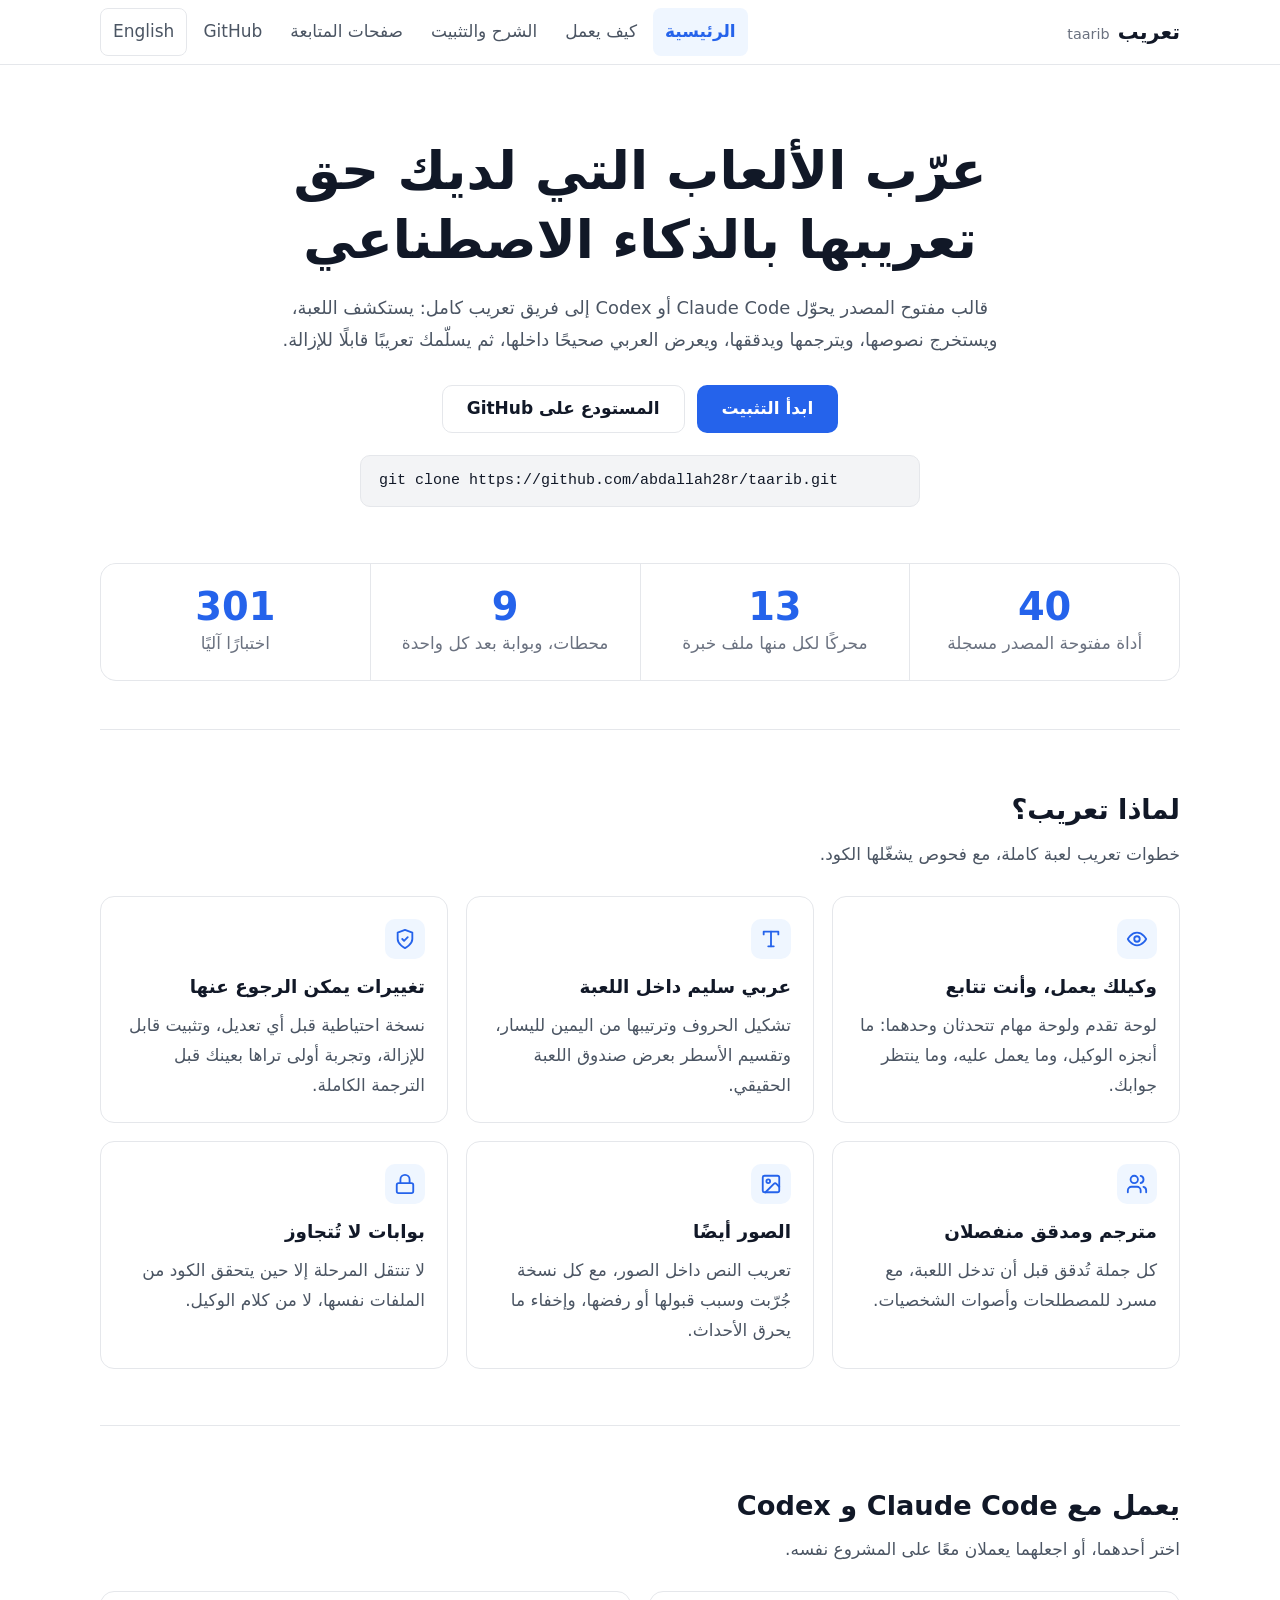
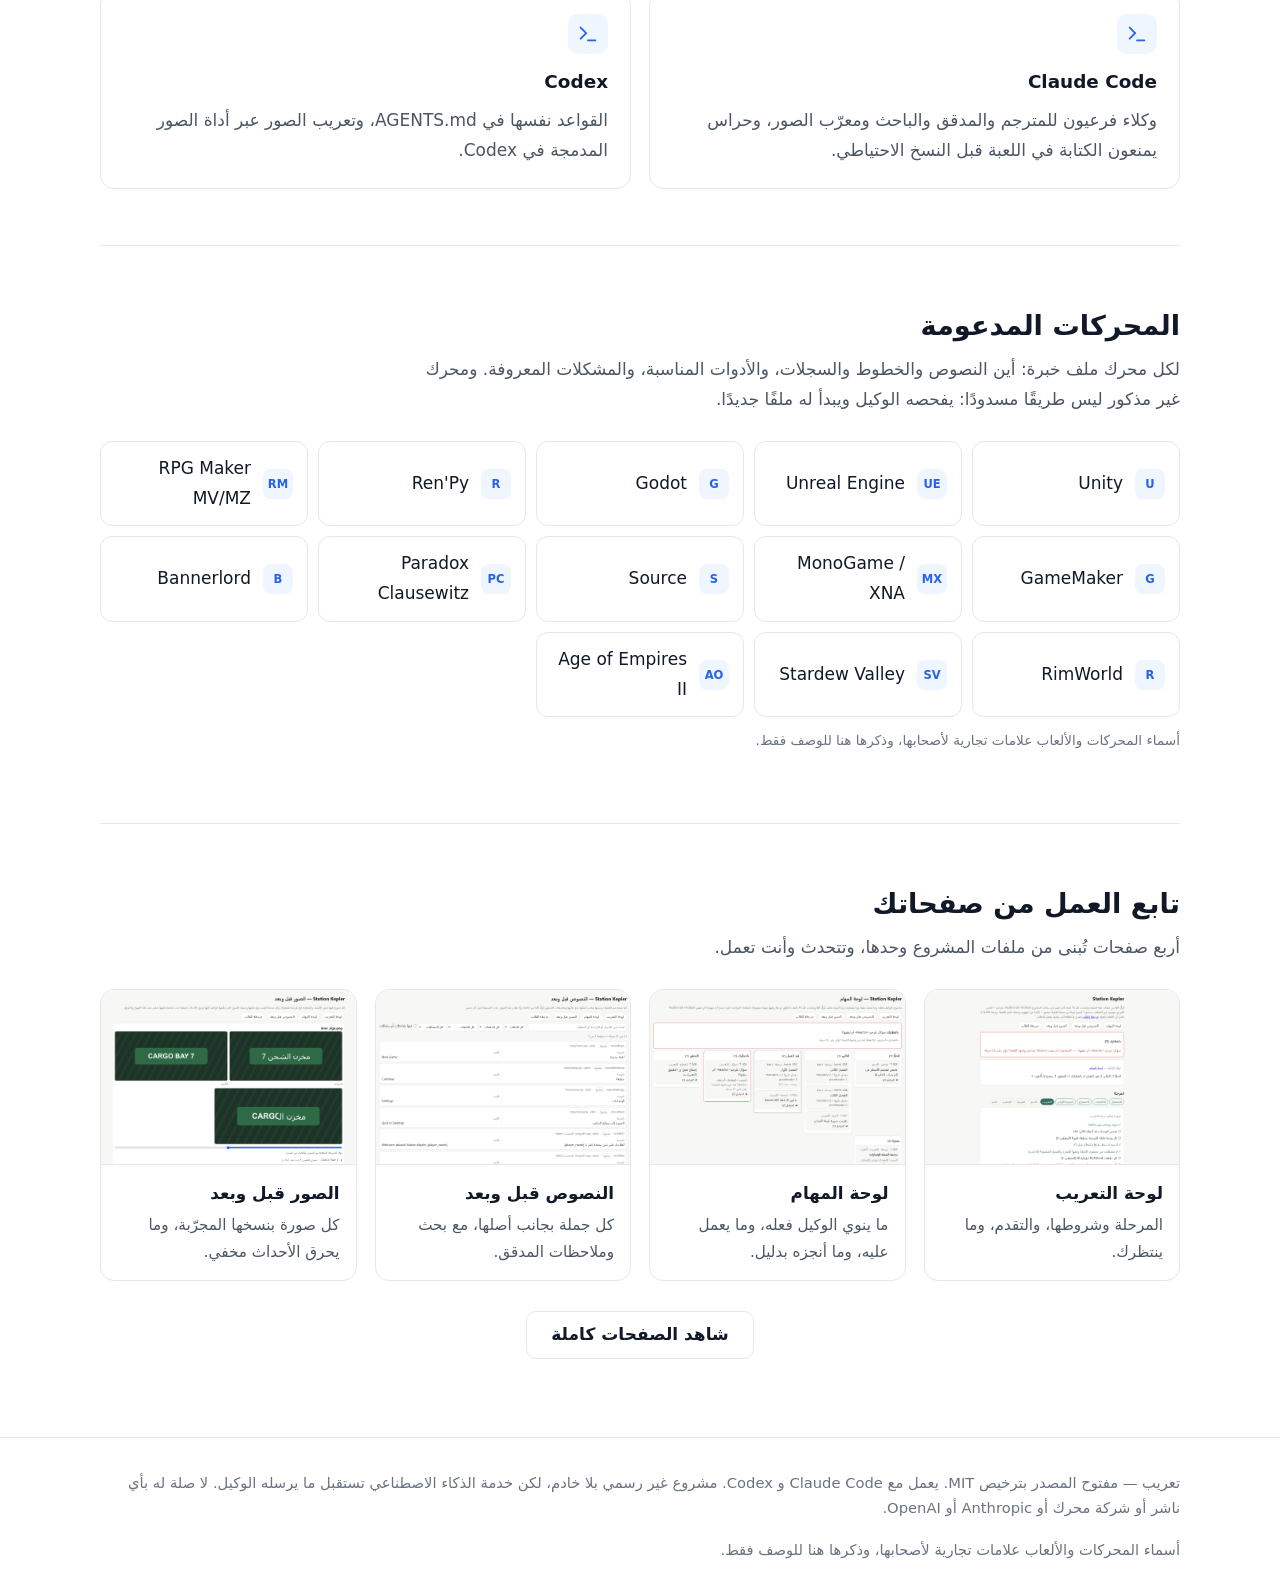
<file: docs/index.html>
<!doctype html>
<html lang="ar" dir="rtl">
<head>
<meta charset="utf-8">
<meta name="viewport" content="width=device-width,initial-scale=1">
<title>تعريب — عرّب ألعابك بالذكاء الاصطناعي</title>
<meta name="description" content="قالب مفتوح المصدر يحوّل Claude Code أو Codex إلى فريق تعريب كامل: يستكشف اللعبة، ويستخرج نصوصها، ويترجمها ويدققها، ويعرض العربي صحيحًا داخلها، ثم يسلّمك تعريبًا قابلًا للإزالة.">
<link rel="alternate" hreflang="en" href="en/index.html">
<link rel="stylesheet" href="assets/site.css">
</head>
<body>
<a class="skip" href="#main">انتقل إلى المحتوى</a>
<header class="site-head"><div class="wrap">
<a class="brand" href="index.html">تعريب <small>taarib</small></a>
<nav class="site-nav" aria-label="الأقسام"><a href="index.html" aria-current="page">الرئيسية</a><a href="how-it-works.html">كيف يعمل</a><a href="install.html">الشرح والتثبيت</a><a href="showcase.html">صفحات المتابعة</a><a href="https://github.com/abdallah28r/taarib">GitHub</a><a class="lang" href="en/index.html" hreflang="en" lang="en">English</a></nav>
</div></header>
<main id="main">
<div class="wrap">
<section class="hero"><h1>عرّب الألعاب التي لديك حق تعريبها بالذكاء الاصطناعي</h1><p class="lead">قالب مفتوح المصدر يحوّل <bdi>Claude Code</bdi> أو <bdi>Codex</bdi> إلى فريق تعريب كامل: يستكشف اللعبة، ويستخرج نصوصها، ويترجمها ويدققها، ويعرض العربي صحيحًا داخلها، ثم يسلّمك تعريبًا قابلًا للإزالة.</p>
<div class="cta"><a class="btn primary" href="install.html">ابدأ التثبيت</a><a class="btn ghost" href="https://github.com/abdallah28r/taarib">المستودع على GitHub</a></div>
<div class="cmd">git clone https://github.com/abdallah28r/taarib.git</div></section>
<div class="stats"><div class="stat"><b>40</b><span>أداة مفتوحة المصدر مسجلة</span></div><div class="stat"><b>13</b><span>محركًا لكل منها ملف خبرة</span></div><div class="stat"><b>9</b><span>محطات، وبوابة بعد كل واحدة</span></div><div class="stat"><b>301</b><span>اختبارًا آليًا</span></div></div>
<section class="block"><h2>لماذا تعريب؟</h2><p class="sub">خطوات تعريب لعبة كاملة، مع فحوص يشغّلها الكود.</p><div class="grid"><article class="card"><span class="icon" aria-hidden="true"><svg viewBox="0 0 24 24" fill="none" stroke="currentColor" stroke-width="2" stroke-linecap="round" stroke-linejoin="round"><path d="M2 12s3.5-7 10-7 10 7 10 7-3.5 7-10 7S2 12 2 12z"/><circle cx="12" cy="12" r="3"/></svg></span><h3>وكيلك يعمل، وأنت تتابع</h3><p>لوحة تقدم ولوحة مهام تتحدثان وحدهما: ما أنجزه الوكيل، وما يعمل عليه، وما ينتظر جوابك.</p></article><article class="card"><span class="icon" aria-hidden="true"><svg viewBox="0 0 24 24" fill="none" stroke="currentColor" stroke-width="2" stroke-linecap="round" stroke-linejoin="round"><path d="M4 7V4h16v3"/><path d="M9 20h6"/><path d="M12 4v16"/></svg></span><h3>عربي سليم داخل اللعبة</h3><p>تشكيل الحروف وترتيبها من اليمين لليسار، وتقسيم الأسطر بعرض صندوق اللعبة الحقيقي.</p></article><article class="card"><span class="icon" aria-hidden="true"><svg viewBox="0 0 24 24" fill="none" stroke="currentColor" stroke-width="2" stroke-linecap="round" stroke-linejoin="round"><path d="M12 22s8-4 8-10V5l-8-3-8 3v7c0 6 8 10 8 10z"/><path d="m9 12 2 2 4-4"/></svg></span><h3>تغييرات يمكن الرجوع عنها</h3><p>نسخة احتياطية قبل أي تعديل، وتثبيت قابل للإزالة، وتجربة أولى تراها بعينك قبل الترجمة الكاملة.</p></article><article class="card"><span class="icon" aria-hidden="true"><svg viewBox="0 0 24 24" fill="none" stroke="currentColor" stroke-width="2" stroke-linecap="round" stroke-linejoin="round"><path d="M16 21v-2a4 4 0 0 0-4-4H6a4 4 0 0 0-4 4v2"/><circle cx="9" cy="7" r="4"/><path d="M22 21v-2a4 4 0 0 0-3-3.9"/><path d="M16 3.1a4 4 0 0 1 0 7.8"/></svg></span><h3>مترجم ومدقق منفصلان</h3><p>كل جملة تُدقق قبل أن تدخل اللعبة، مع مسرد للمصطلحات وأصوات الشخصيات.</p></article><article class="card"><span class="icon" aria-hidden="true"><svg viewBox="0 0 24 24" fill="none" stroke="currentColor" stroke-width="2" stroke-linecap="round" stroke-linejoin="round"><rect x="3" y="3" width="18" height="18" rx="2"/><circle cx="9" cy="9" r="2"/><path d="m21 15-3.1-3.1a2 2 0 0 0-2.8 0L6 21"/></svg></span><h3>الصور أيضًا</h3><p>تعريب النص داخل الصور، مع كل نسخة جُرّبت وسبب قبولها أو رفضها، وإخفاء ما يحرق الأحداث.</p></article><article class="card"><span class="icon" aria-hidden="true"><svg viewBox="0 0 24 24" fill="none" stroke="currentColor" stroke-width="2" stroke-linecap="round" stroke-linejoin="round"><rect x="3" y="11" width="18" height="11" rx="2"/><path d="M7 11V7a5 5 0 0 1 10 0v4"/></svg></span><h3>بوابات لا تُتجاوز</h3><p>لا تنتقل المرحلة إلا حين يتحقق الكود من الملفات نفسها، لا من كلام الوكيل.</p></article></div></section>
<section class="block"><h2>يعمل مع <bdi>Claude Code</bdi> و <bdi>Codex</bdi></h2><p class="sub">اختر أحدهما، أو اجعلهما يعملان معًا على المشروع نفسه.</p><div class="runtimes"><article class="card"><span class="icon" aria-hidden="true"><svg viewBox="0 0 24 24" fill="none" stroke="currentColor" stroke-width="2" stroke-linecap="round" stroke-linejoin="round"><path d="m4 17 6-6-6-6"/><path d="M12 19h8"/></svg></span><h3><bdi>Claude Code</bdi></h3><p>وكلاء فرعيون للمترجم والمدقق والباحث ومعرّب الصور، وحراس يمنعون الكتابة في اللعبة قبل النسخ الاحتياطي.</p></article><article class="card"><span class="icon" aria-hidden="true"><svg viewBox="0 0 24 24" fill="none" stroke="currentColor" stroke-width="2" stroke-linecap="round" stroke-linejoin="round"><path d="m4 17 6-6-6-6"/><path d="M12 19h8"/></svg></span><h3><bdi>Codex</bdi></h3><p>القواعد نفسها في AGENTS.md، وتعريب الصور عبر أداة الصور المدمجة في Codex.</p></article></div></section>
<section class="block"><h2>المحركات المدعومة</h2><p class="sub">لكل محرك ملف خبرة: أين النصوص والخطوط والسجلات، والأدوات المناسبة، والمشكلات المعروفة. ومحرك غير مذكور ليس طريقًا مسدودًا: يفحصه الوكيل ويبدأ له ملفًا جديدًا.</p><ul class="engines"><li><span class="mono" aria-hidden="true">U</span><span><bdi>Unity</bdi></span></li><li><span class="mono" aria-hidden="true">UE</span><span><bdi>Unreal Engine</bdi></span></li><li><span class="mono" aria-hidden="true">G</span><span><bdi>Godot</bdi></span></li><li><span class="mono" aria-hidden="true">R</span><span><bdi>Ren'Py</bdi></span></li><li><span class="mono" aria-hidden="true">RM</span><span><bdi>RPG Maker MV/MZ</bdi></span></li><li><span class="mono" aria-hidden="true">G</span><span><bdi>GameMaker</bdi></span></li><li><span class="mono" aria-hidden="true">MX</span><span><bdi>MonoGame / XNA</bdi></span></li><li><span class="mono" aria-hidden="true">S</span><span><bdi>Source</bdi></span></li><li><span class="mono" aria-hidden="true">PC</span><span><bdi>Paradox Clausewitz</bdi></span></li><li><span class="mono" aria-hidden="true">B</span><span><bdi>Bannerlord</bdi></span></li><li><span class="mono" aria-hidden="true">R</span><span><bdi>RimWorld</bdi></span></li><li><span class="mono" aria-hidden="true">SV</span><span><bdi>Stardew Valley</bdi></span></li><li><span class="mono" aria-hidden="true">AO</span><span><bdi>Age of Empires II</bdi></span></li></ul>
<p class="note">أسماء المحركات والألعاب علامات تجارية لأصحابها، وذكرها هنا للوصف فقط.</p></section>
<section class="block"><h2>تابع العمل من صفحاتك</h2><p class="sub">أربع صفحات تُبنى من ملفات المشروع وحدها، وتتحدث وأنت تعمل.</p><div class="shots"><a class="shot" href="showcase.html#dashboard"><div class="frame"><img src="assets/screens/dashboard.png" alt="لوحة التعريب" loading="lazy"></div><div class="txt"><h3>لوحة التعريب</h3><p>المرحلة وشروطها، والتقدم، وما ينتظرك.</p></div></a><a class="shot" href="showcase.html#tasks"><div class="frame"><img src="assets/screens/tasks.png" alt="لوحة المهام" loading="lazy"></div><div class="txt"><h3>لوحة المهام</h3><p>ما ينوي الوكيل فعله، وما يعمل عليه، وما أنجزه بدليل.</p></div></a><a class="shot" href="showcase.html#texts"><div class="frame"><img src="assets/screens/texts.png" alt="النصوص قبل وبعد" loading="lazy"></div><div class="txt"><h3>النصوص قبل وبعد</h3><p>كل جملة بجانب أصلها، مع بحث وملاحظات المدقق.</p></div></a><a class="shot" href="showcase.html#images"><div class="frame"><img src="assets/screens/images.png" alt="الصور قبل وبعد" loading="lazy"></div><div class="txt"><h3>الصور قبل وبعد</h3><p>كل صورة بنسخها المجرّبة، وما يحرق الأحداث مخفي.</p></div></a></div>
<div class="cta"><a class="btn ghost" href="showcase.html">شاهد الصفحات كاملة</a></div></section>
</div>
</main>
<footer class="site-foot"><div class="wrap"><span>تعريب — مفتوح المصدر بترخيص MIT. يعمل مع Claude Code و Codex. مشروع غير رسمي بلا خادم، لكن خدمة الذكاء الاصطناعي تستقبل ما يرسله الوكيل. لا صلة له بأي ناشر أو شركة محرك أو Anthropic أو OpenAI.</span><span>أسماء المحركات والألعاب علامات تجارية لأصحابها، وذكرها هنا للوصف فقط.</span></div></footer>
</body>
</html>
</file>
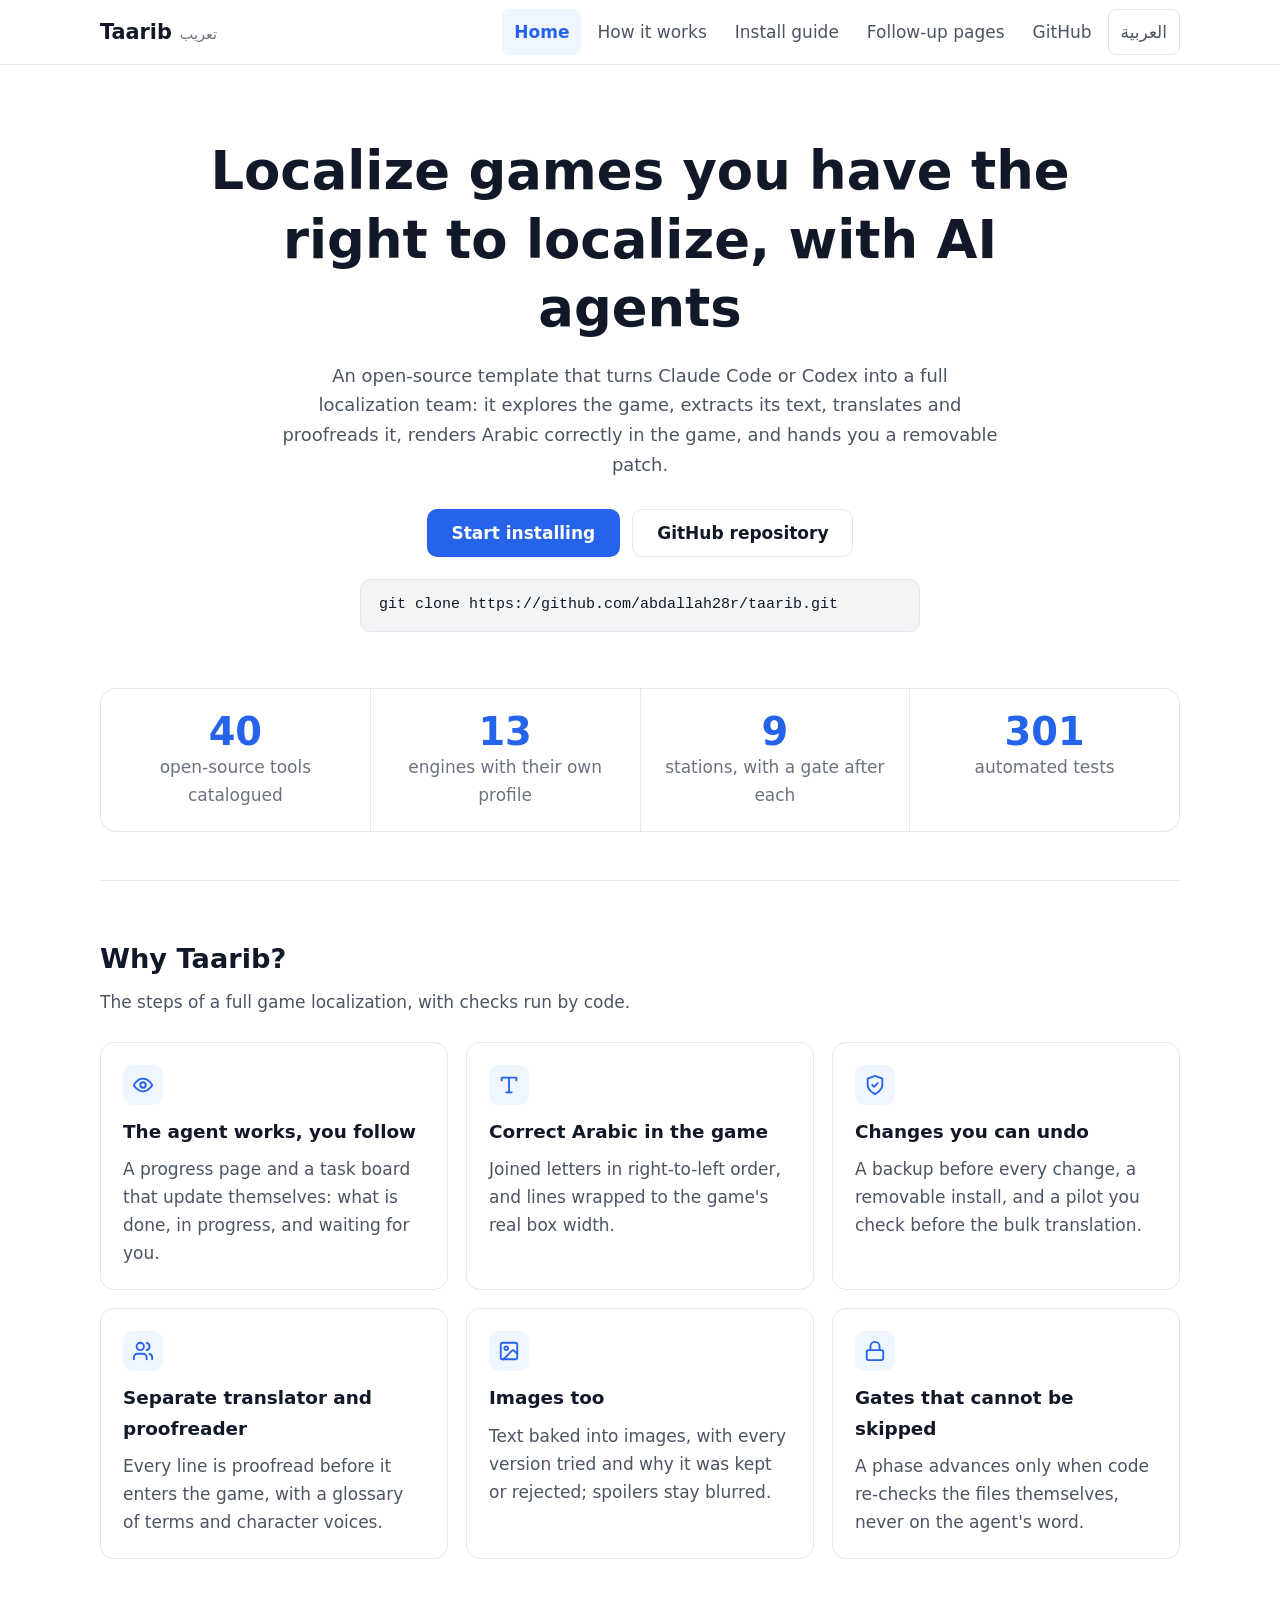
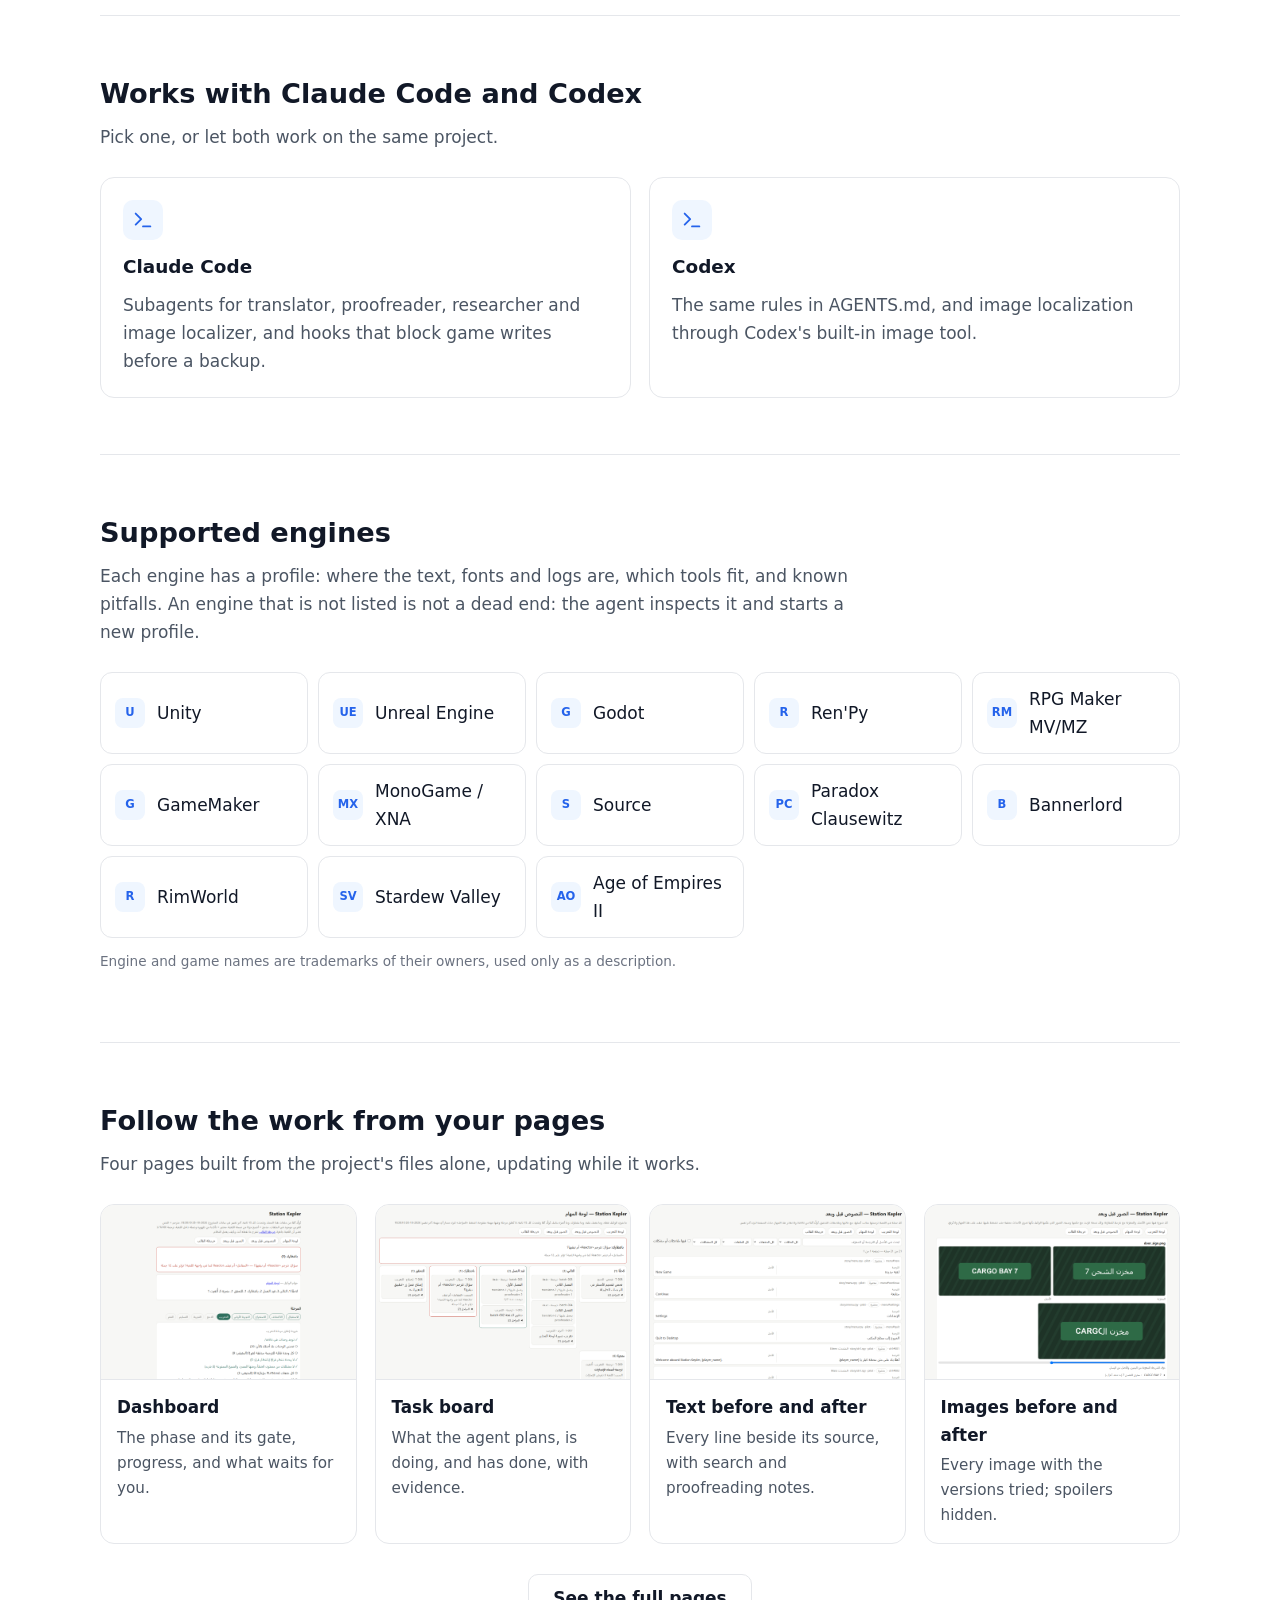
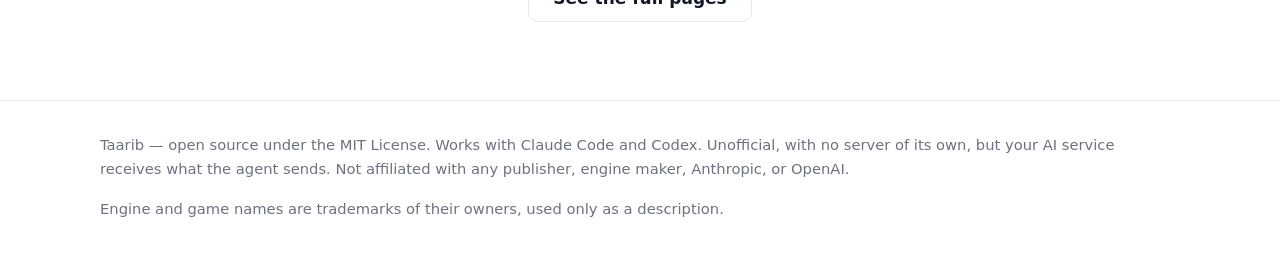
<file: docs/en/index.html>
<!doctype html>
<html lang="en" dir="ltr">
<head>
<meta charset="utf-8">
<meta name="viewport" content="width=device-width,initial-scale=1">
<title>Taarib — Arabic game localization with AI agents</title>
<meta name="description" content="An open-source template that turns Claude Code or Codex into a full localization team: it explores the game, extracts its text, translates and proofreads it, renders Arabic correctly in the game, and hands you a removable patch.">
<link rel="alternate" hreflang="ar" href="../index.html">
<link rel="stylesheet" href="../assets/site.css">
</head>
<body>
<a class="skip" href="#main">Skip to content</a>
<header class="site-head"><div class="wrap">
<a class="brand" href="index.html">Taarib <small>تعريب</small></a>
<nav class="site-nav" aria-label="Sections"><a href="index.html" aria-current="page">Home</a><a href="how-it-works.html">How it works</a><a href="install.html">Install guide</a><a href="showcase.html">Follow-up pages</a><a href="https://github.com/abdallah28r/taarib">GitHub</a><a class="lang" href="../index.html" hreflang="ar" lang="ar">العربية</a></nav>
</div></header>
<main id="main">
<div class="wrap">
<section class="hero"><h1>Localize games you have the right to localize, with AI agents</h1><p class="lead">An open-source template that turns Claude Code or Codex into a full localization team: it explores the game, extracts its text, translates and proofreads it, renders Arabic correctly in the game, and hands you a removable patch.</p>
<div class="cta"><a class="btn primary" href="install.html">Start installing</a><a class="btn ghost" href="https://github.com/abdallah28r/taarib">GitHub repository</a></div>
<div class="cmd">git clone https://github.com/abdallah28r/taarib.git</div></section>
<div class="stats"><div class="stat"><b>40</b><span>open-source tools catalogued</span></div><div class="stat"><b>13</b><span>engines with their own profile</span></div><div class="stat"><b>9</b><span>stations, with a gate after each</span></div><div class="stat"><b>301</b><span>automated tests</span></div></div>
<section class="block"><h2>Why Taarib?</h2><p class="sub">The steps of a full game localization, with checks run by code.</p><div class="grid"><article class="card"><span class="icon" aria-hidden="true"><svg viewBox="0 0 24 24" fill="none" stroke="currentColor" stroke-width="2" stroke-linecap="round" stroke-linejoin="round"><path d="M2 12s3.5-7 10-7 10 7 10 7-3.5 7-10 7S2 12 2 12z"/><circle cx="12" cy="12" r="3"/></svg></span><h3>The agent works, you follow</h3><p>A progress page and a task board that update themselves: what is done, in progress, and waiting for you.</p></article><article class="card"><span class="icon" aria-hidden="true"><svg viewBox="0 0 24 24" fill="none" stroke="currentColor" stroke-width="2" stroke-linecap="round" stroke-linejoin="round"><path d="M4 7V4h16v3"/><path d="M9 20h6"/><path d="M12 4v16"/></svg></span><h3>Correct Arabic in the game</h3><p>Joined letters in right-to-left order, and lines wrapped to the game's real box width.</p></article><article class="card"><span class="icon" aria-hidden="true"><svg viewBox="0 0 24 24" fill="none" stroke="currentColor" stroke-width="2" stroke-linecap="round" stroke-linejoin="round"><path d="M12 22s8-4 8-10V5l-8-3-8 3v7c0 6 8 10 8 10z"/><path d="m9 12 2 2 4-4"/></svg></span><h3>Changes you can undo</h3><p>A backup before every change, a removable install, and a pilot you check before the bulk translation.</p></article><article class="card"><span class="icon" aria-hidden="true"><svg viewBox="0 0 24 24" fill="none" stroke="currentColor" stroke-width="2" stroke-linecap="round" stroke-linejoin="round"><path d="M16 21v-2a4 4 0 0 0-4-4H6a4 4 0 0 0-4 4v2"/><circle cx="9" cy="7" r="4"/><path d="M22 21v-2a4 4 0 0 0-3-3.9"/><path d="M16 3.1a4 4 0 0 1 0 7.8"/></svg></span><h3>Separate translator and proofreader</h3><p>Every line is proofread before it enters the game, with a glossary of terms and character voices.</p></article><article class="card"><span class="icon" aria-hidden="true"><svg viewBox="0 0 24 24" fill="none" stroke="currentColor" stroke-width="2" stroke-linecap="round" stroke-linejoin="round"><rect x="3" y="3" width="18" height="18" rx="2"/><circle cx="9" cy="9" r="2"/><path d="m21 15-3.1-3.1a2 2 0 0 0-2.8 0L6 21"/></svg></span><h3>Images too</h3><p>Text baked into images, with every version tried and why it was kept or rejected; spoilers stay blurred.</p></article><article class="card"><span class="icon" aria-hidden="true"><svg viewBox="0 0 24 24" fill="none" stroke="currentColor" stroke-width="2" stroke-linecap="round" stroke-linejoin="round"><rect x="3" y="11" width="18" height="11" rx="2"/><path d="M7 11V7a5 5 0 0 1 10 0v4"/></svg></span><h3>Gates that cannot be skipped</h3><p>A phase advances only when code re-checks the files themselves, never on the agent's word.</p></article></div></section>
<section class="block"><h2>Works with Claude Code and Codex</h2><p class="sub">Pick one, or let both work on the same project.</p><div class="runtimes"><article class="card"><span class="icon" aria-hidden="true"><svg viewBox="0 0 24 24" fill="none" stroke="currentColor" stroke-width="2" stroke-linecap="round" stroke-linejoin="round"><path d="m4 17 6-6-6-6"/><path d="M12 19h8"/></svg></span><h3><bdi>Claude Code</bdi></h3><p>Subagents for translator, proofreader, researcher and image localizer, and hooks that block game writes before a backup.</p></article><article class="card"><span class="icon" aria-hidden="true"><svg viewBox="0 0 24 24" fill="none" stroke="currentColor" stroke-width="2" stroke-linecap="round" stroke-linejoin="round"><path d="m4 17 6-6-6-6"/><path d="M12 19h8"/></svg></span><h3><bdi>Codex</bdi></h3><p>The same rules in AGENTS.md, and image localization through Codex's built-in image tool.</p></article></div></section>
<section class="block"><h2>Supported engines</h2><p class="sub">Each engine has a profile: where the text, fonts and logs are, which tools fit, and known pitfalls. An engine that is not listed is not a dead end: the agent inspects it and starts a new profile.</p><ul class="engines"><li><span class="mono" aria-hidden="true">U</span><span><bdi>Unity</bdi></span></li><li><span class="mono" aria-hidden="true">UE</span><span><bdi>Unreal Engine</bdi></span></li><li><span class="mono" aria-hidden="true">G</span><span><bdi>Godot</bdi></span></li><li><span class="mono" aria-hidden="true">R</span><span><bdi>Ren'Py</bdi></span></li><li><span class="mono" aria-hidden="true">RM</span><span><bdi>RPG Maker MV/MZ</bdi></span></li><li><span class="mono" aria-hidden="true">G</span><span><bdi>GameMaker</bdi></span></li><li><span class="mono" aria-hidden="true">MX</span><span><bdi>MonoGame / XNA</bdi></span></li><li><span class="mono" aria-hidden="true">S</span><span><bdi>Source</bdi></span></li><li><span class="mono" aria-hidden="true">PC</span><span><bdi>Paradox Clausewitz</bdi></span></li><li><span class="mono" aria-hidden="true">B</span><span><bdi>Bannerlord</bdi></span></li><li><span class="mono" aria-hidden="true">R</span><span><bdi>RimWorld</bdi></span></li><li><span class="mono" aria-hidden="true">SV</span><span><bdi>Stardew Valley</bdi></span></li><li><span class="mono" aria-hidden="true">AO</span><span><bdi>Age of Empires II</bdi></span></li></ul>
<p class="note">Engine and game names are trademarks of their owners, used only as a description.</p></section>
<section class="block"><h2>Follow the work from your pages</h2><p class="sub">Four pages built from the project's files alone, updating while it works.</p><div class="shots"><a class="shot" href="showcase.html#dashboard"><div class="frame"><img src="../assets/screens/dashboard.png" alt="Dashboard" loading="lazy"></div><div class="txt"><h3>Dashboard</h3><p>The phase and its gate, progress, and what waits for you.</p></div></a><a class="shot" href="showcase.html#tasks"><div class="frame"><img src="../assets/screens/tasks.png" alt="Task board" loading="lazy"></div><div class="txt"><h3>Task board</h3><p>What the agent plans, is doing, and has done, with evidence.</p></div></a><a class="shot" href="showcase.html#texts"><div class="frame"><img src="../assets/screens/texts.png" alt="Text before and after" loading="lazy"></div><div class="txt"><h3>Text before and after</h3><p>Every line beside its source, with search and proofreading notes.</p></div></a><a class="shot" href="showcase.html#images"><div class="frame"><img src="../assets/screens/images.png" alt="Images before and after" loading="lazy"></div><div class="txt"><h3>Images before and after</h3><p>Every image with the versions tried; spoilers hidden.</p></div></a></div>
<div class="cta"><a class="btn ghost" href="showcase.html">See the full pages</a></div></section>
</div>
</main>
<footer class="site-foot"><div class="wrap"><span>Taarib — open source under the MIT License. Works with Claude Code and Codex. Unofficial, with no server of its own, but your AI service receives what the agent sends. Not affiliated with any publisher, engine maker, Anthropic, or OpenAI.</span><span>Engine and game names are trademarks of their owners, used only as a description.</span></div></footer>
</body>
</html>
</file>
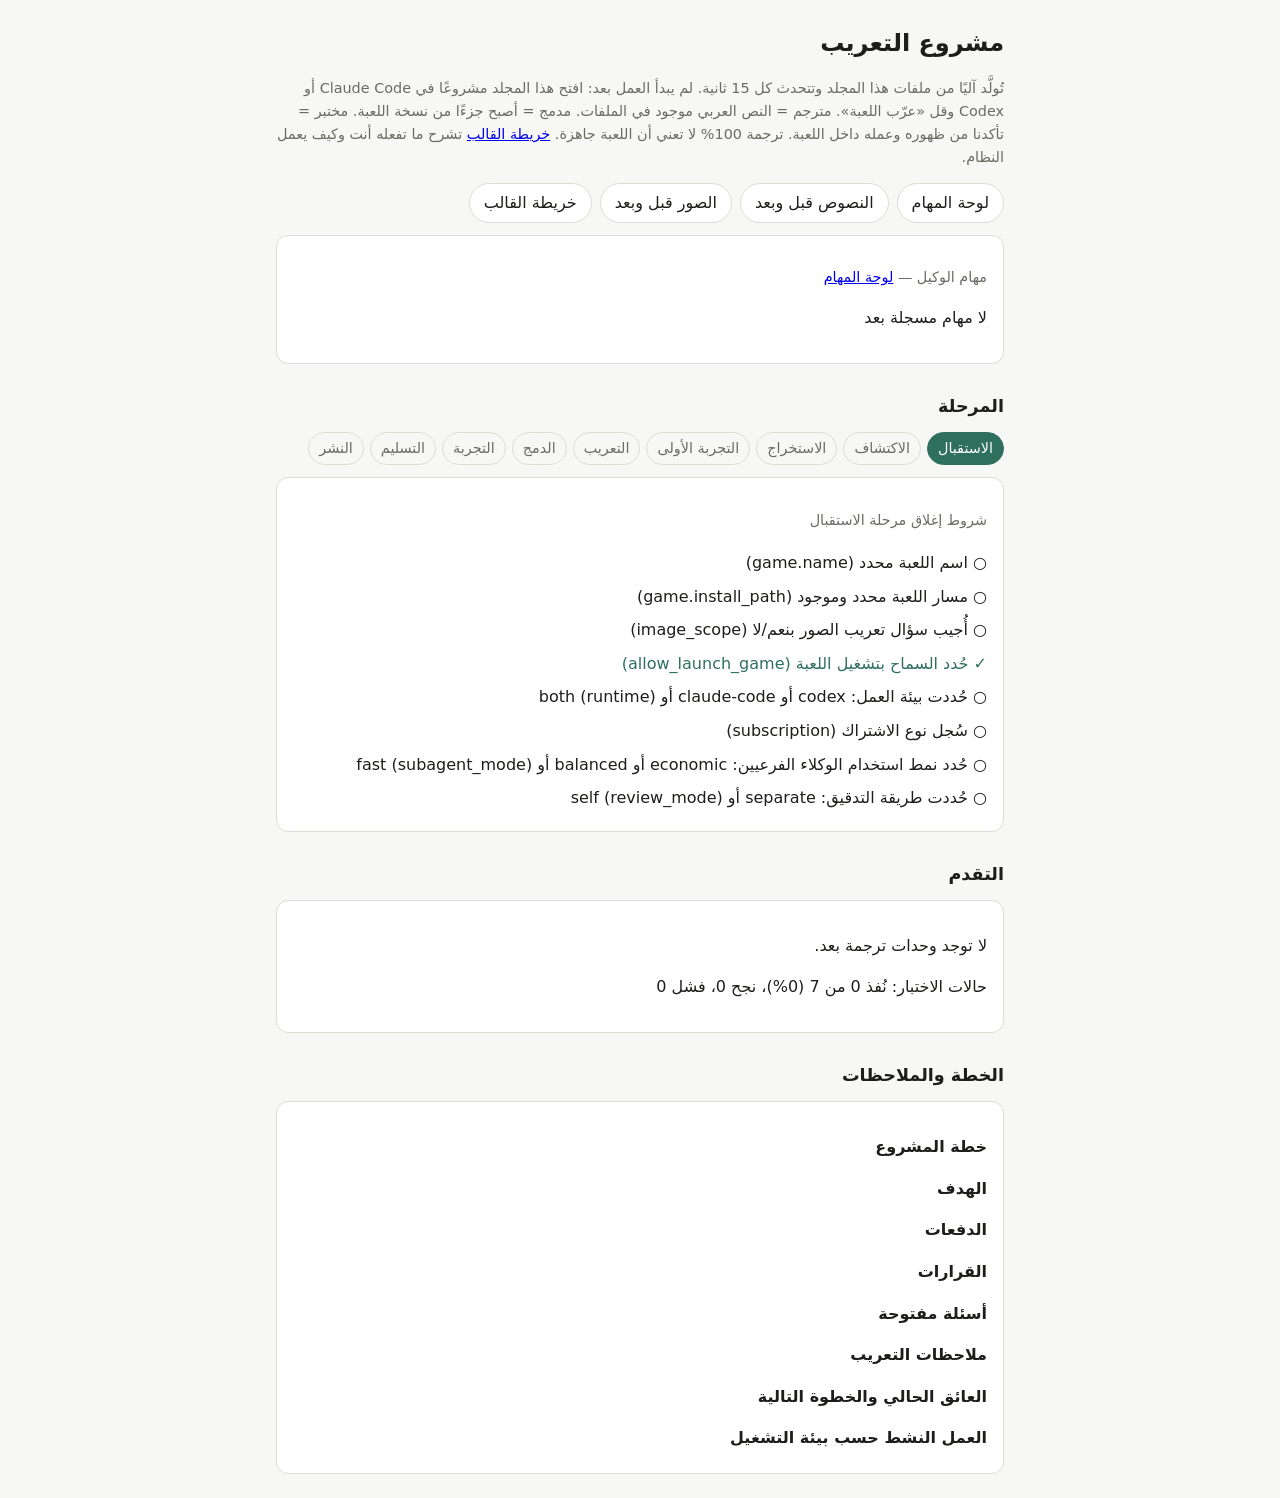
<file: dashboard.html>
<!doctype html><html lang="ar" dir="rtl"><head><meta charset="utf-8"><meta name="viewport" content="width=device-width,initial-scale=1"><meta http-equiv="refresh" content="15"><title>مشروع التعريب — لوحة التعريب</title><style>
:root{--bg:#f7f7f5;--card:#fff;--ink:#1d1d1b;--muted:#6b6b66;--track:#e6e6e1;--fill:#2f6f5e;--line:#ddddd6}
@media (prefers-color-scheme:dark){:root:not([data-theme="light"]){--bg:#161615;--card:#20201f;--ink:#ececea;--muted:#a3a39d;--track:#33332f;--fill:#5fb39a;--line:#3a3a36}}
:root[data-theme="dark"]{--bg:#161615;--card:#20201f;--ink:#ececea;--muted:#a3a39d;--track:#33332f;--fill:#5fb39a;--line:#3a3a36}
*{box-sizing:border-box}body{margin:0;background:var(--bg);color:var(--ink);font:16px/1.6 system-ui,"Segoe UI",Tahoma,sans-serif}
main{max-width:760px;margin:0 auto;padding:24px 16px}h1{font-size:1.5rem;margin:0 0 4px}h2{font-size:1.1rem;margin:28px 0 12px}
.muted{color:var(--muted);font-size:.9rem}.card{background:var(--card);border:1px solid var(--line);border-radius:12px;padding:16px}
.row{display:grid;grid-template-columns:9rem 1fr 4.5rem;gap:12px;align-items:center;padding:6px 0}
.track{height:12px;background:var(--track);border-radius:6px;overflow:hidden}.fill{height:100%;background:var(--fill)}
.num{text-align:left;font-variant-numeric:tabular-nums}table{width:100%;border-collapse:collapse}
.card+.card{margin-top:12px}.phases{display:flex;flex-wrap:wrap;gap:6px;list-style:none;padding:0;margin:0 0 12px}
.phases li{padding:4px 10px;border-radius:999px;border:1px solid var(--line);font-size:.9rem;color:var(--muted)}
.phases li.done{color:var(--fill);border-color:var(--fill)}.phases li.now{background:var(--fill);color:var(--card);border-color:var(--fill)}
.plan h2,.plan h3,.plan h4{font-size:1rem;margin:16px 0 6px}.plan p{margin:4px 0}
.checks{list-style:none;padding:0;margin:0}.checks li{padding:4px 0}.checks li.ok{color:var(--fill)}
bdi{unicode-bidi:isolate}.checks li.err{color:#c0392b}
.card.wait{border-color:#c0392b}.card.wait p,.card.wait li{unicode-bidi:plaintext}.pages{display:flex;flex-wrap:wrap;gap:8px;margin:12px 0}.pages a{padding:6px 14px;border:1px solid var(--line);
border-radius:999px;background:var(--card);color:var(--ink);text-decoration:none}.pages a:hover{border-color:var(--fill)}
td,th{padding:8px;border-bottom:1px solid var(--line);text-align:right}ul{padding-inline-start:20px}
@media (max-width:480px){.row{grid-template-columns:6.5rem 1fr 3.5rem}}
</style></head><body><main><h1>مشروع التعريب</h1><p class="muted">تُولَّد آليًا من ملفات هذا المجلد وتتحدث كل 15 ثانية. لم يبدأ العمل بعد: افتح هذا المجلد مشروعًا في Claude Code أو Codex وقل «عرّب اللعبة». مترجم = النص العربي موجود في الملفات. مدمج = أصبح جزءًا من نسخة اللعبة. مختبر = تأكدنا من ظهوره وعمله داخل اللعبة. ترجمة 100% لا تعني أن اللعبة جاهزة. <a href="template-map.html">خريطة القالب</a> تشرح ما تفعله أنت وكيف يعمل النظام.</p><nav class="pages"><a href="tasks.html">لوحة المهام</a><a href="texts.html">النصوص قبل وبعد</a><a href="images.html">الصور قبل وبعد</a><a href="template-map.html">خريطة القالب</a></nav><div class="card"><p class="muted">مهام الوكيل — <a href="tasks.html">لوحة المهام</a></p><p>لا مهام مسجلة بعد</p></div><h2>المرحلة</h2><ol class="phases"><li class="now">الاستقبال</li><li class="">الاكتشاف</li><li class="">الاستخراج</li><li class="">التجربة الأولى</li><li class="">التعريب</li><li class="">الدمج</li><li class="">التجربة</li><li class="">التسليم</li><li class="">النشر</li></ol><div class="card"><p class="muted">شروط إغلاق مرحلة الاستقبال</p><ul class="checks"><li class="todo">○ <bdi>اسم اللعبة محدد (game.name)</bdi></li><li class="todo">○ <bdi>مسار اللعبة محدد وموجود (game.install_path)</bdi></li><li class="todo">○ <bdi>أُجيب سؤال تعريب الصور بنعم/لا (image_scope)</bdi></li><li class="ok">✓ <bdi>حُدد السماح بتشغيل اللعبة (allow_launch_game)</bdi></li><li class="todo">○ <bdi>حُددت بيئة العمل: codex أو claude-code أو both (runtime)</bdi></li><li class="todo">○ <bdi>سُجل نوع الاشتراك (subscription)</bdi></li><li class="todo">○ <bdi>حُدد نمط استخدام الوكلاء الفرعيين: economic أو balanced أو fast (subagent_mode)</bdi></li><li class="todo">○ <bdi>حُددت طريقة التدقيق: separate أو self (review_mode)</bdi></li></ul></div><h2>التقدم</h2><div class="card"><p>لا توجد وحدات ترجمة بعد.</p><p>حالات الاختبار: نُفذ 0 من 7 (0%)، نجح 0، فشل 0</p></div><h2>الخطة والملاحظات</h2><div class="card plan"><h2>خطة المشروع</h2><h3>الهدف</h3><h3>الدفعات</h3><h3>القرارات</h3><h3>أسئلة مفتوحة</h3><h3>ملاحظات التعريب</h3><h3>العائق الحالي والخطوة التالية</h3><h3>العمل النشط حسب بيئة التشغيل</h3></div></main></body></html>
</file>
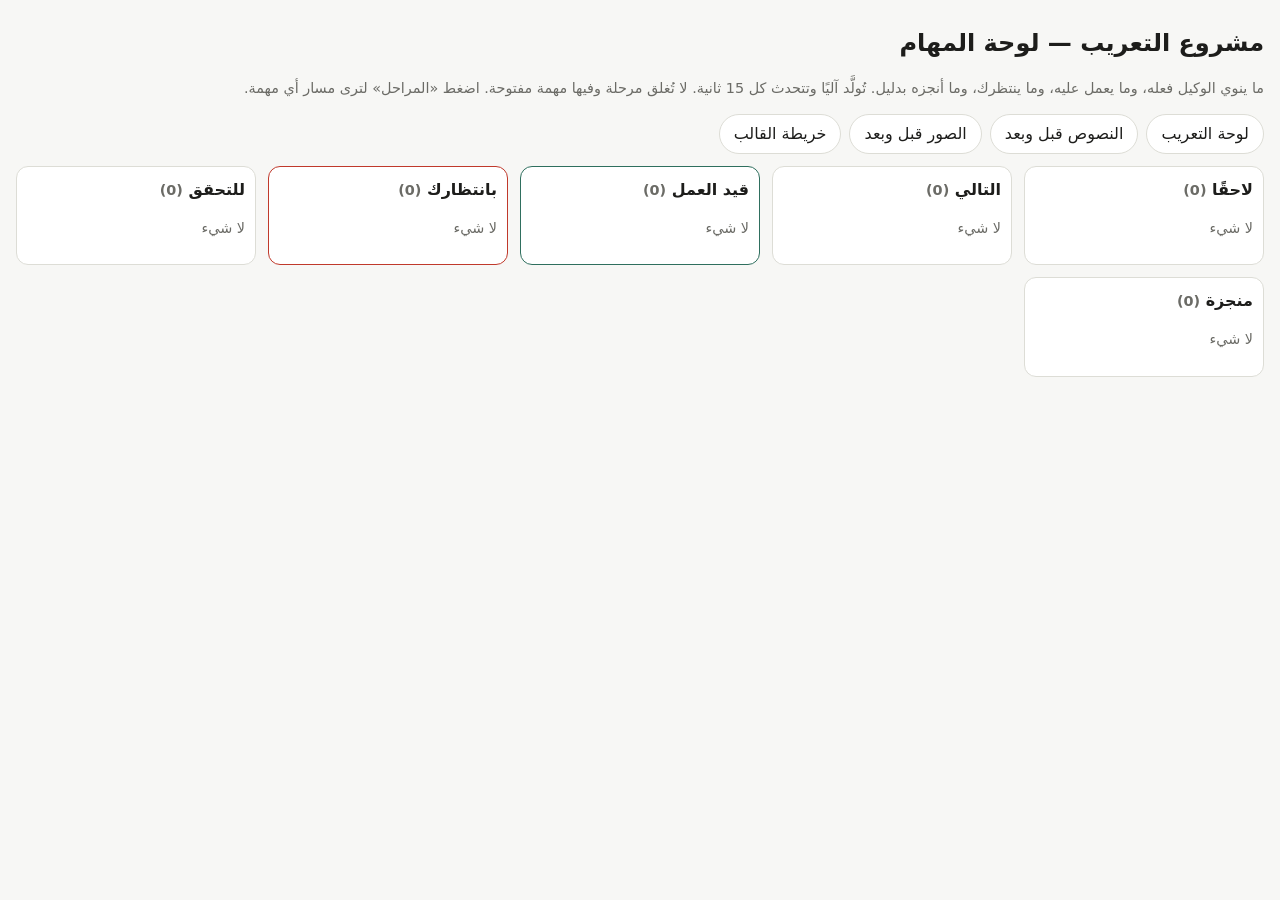
<file: tasks.html>
<!doctype html><html lang="ar" dir="rtl"><head><meta charset="utf-8"><meta name="viewport" content="width=device-width,initial-scale=1"><meta http-equiv="refresh" content="15"><title>مشروع التعريب — لوحة المهام</title><style>
:root{--bg:#f7f7f5;--card:#fff;--ink:#1d1d1b;--muted:#6b6b66;--track:#e6e6e1;--fill:#2f6f5e;--line:#ddddd6}
@media (prefers-color-scheme:dark){:root:not([data-theme="light"]){--bg:#161615;--card:#20201f;--ink:#ececea;--muted:#a3a39d;--track:#33332f;--fill:#5fb39a;--line:#3a3a36}}
:root[data-theme="dark"]{--bg:#161615;--card:#20201f;--ink:#ececea;--muted:#a3a39d;--track:#33332f;--fill:#5fb39a;--line:#3a3a36}
*{box-sizing:border-box}body{margin:0;background:var(--bg);color:var(--ink);font:16px/1.6 system-ui,"Segoe UI",Tahoma,sans-serif}
main{max-width:760px;margin:0 auto;padding:24px 16px}h1{font-size:1.5rem;margin:0 0 4px}h2{font-size:1.1rem;margin:28px 0 12px}
.muted{color:var(--muted);font-size:.9rem}.card{background:var(--card);border:1px solid var(--line);border-radius:12px;padding:16px}
.row{display:grid;grid-template-columns:9rem 1fr 4.5rem;gap:12px;align-items:center;padding:6px 0}
.track{height:12px;background:var(--track);border-radius:6px;overflow:hidden}.fill{height:100%;background:var(--fill)}
.num{text-align:left;font-variant-numeric:tabular-nums}table{width:100%;border-collapse:collapse}
.card+.card{margin-top:12px}.phases{display:flex;flex-wrap:wrap;gap:6px;list-style:none;padding:0;margin:0 0 12px}
.phases li{padding:4px 10px;border-radius:999px;border:1px solid var(--line);font-size:.9rem;color:var(--muted)}
.phases li.done{color:var(--fill);border-color:var(--fill)}.phases li.now{background:var(--fill);color:var(--card);border-color:var(--fill)}
.plan h2,.plan h3,.plan h4{font-size:1rem;margin:16px 0 6px}.plan p{margin:4px 0}
.checks{list-style:none;padding:0;margin:0}.checks li{padding:4px 0}.checks li.ok{color:var(--fill)}
bdi{unicode-bidi:isolate}.checks li.err{color:#c0392b}
.card.wait{border-color:#c0392b}.card.wait p,.card.wait li{unicode-bidi:plaintext}.pages{display:flex;flex-wrap:wrap;gap:8px;margin:12px 0}.pages a{padding:6px 14px;border:1px solid var(--line);
border-radius:999px;background:var(--card);color:var(--ink);text-decoration:none}.pages a:hover{border-color:var(--fill)}
td,th{padding:8px;border-bottom:1px solid var(--line);text-align:right}ul{padding-inline-start:20px}
@media (max-width:480px){.row{grid-template-columns:6.5rem 1fr 3.5rem}}

main.wide{max-width:1400px}.board{display:grid;grid-template-columns:repeat(auto-fill,minmax(230px,1fr));gap:12px;
margin-top:12px;align-items:start}.col{background:var(--card);border:1px solid var(--line);border-radius:12px;padding:10px}
.col h2{margin:0 0 8px;font-size:1rem}.task{border:1px solid var(--line);border-radius:10px;padding:8px 10px;
margin-bottom:8px;background:var(--bg)}.task p{margin:2px 0;unicode-bidi:plaintext}.task.dropped p:not(.muted){text-decoration:line-through}
.col.waiting{border-color:#c0392b}.col.doing{border-color:var(--fill)}details{font-size:.85rem}
</style></head><body><main class="wide"><h1>مشروع التعريب — لوحة المهام</h1><p class="muted">ما ينوي الوكيل فعله، وما يعمل عليه، وما ينتظرك، وما أنجزه بدليل. تُولَّد آليًا وتتحدث كل 15 ثانية. لا تُغلق مرحلة وفيها مهمة مفتوحة. اضغط «المراحل» لترى مسار أي مهمة. </p><nav class="pages"><a href="dashboard.html">لوحة التعريب</a><a href="texts.html">النصوص قبل وبعد</a><a href="images.html">الصور قبل وبعد</a><a href="template-map.html">خريطة القالب</a></nav><div class="board"><section class="col later"><h2>لاحقًا <span class="muted">(0)</span></h2><p class="muted">لا شيء</p></section><section class="col next"><h2>التالي <span class="muted">(0)</span></h2><p class="muted">لا شيء</p></section><section class="col doing"><h2>قيد العمل <span class="muted">(0)</span></h2><p class="muted">لا شيء</p></section><section class="col waiting"><h2>بانتظارك <span class="muted">(0)</span></h2><p class="muted">لا شيء</p></section><section class="col verify"><h2>للتحقق <span class="muted">(0)</span></h2><p class="muted">لا شيء</p></section><section class="col done"><h2>منجزة <span class="muted">(0)</span></h2><p class="muted">لا شيء</p></section></div></main></body></html>
</file>
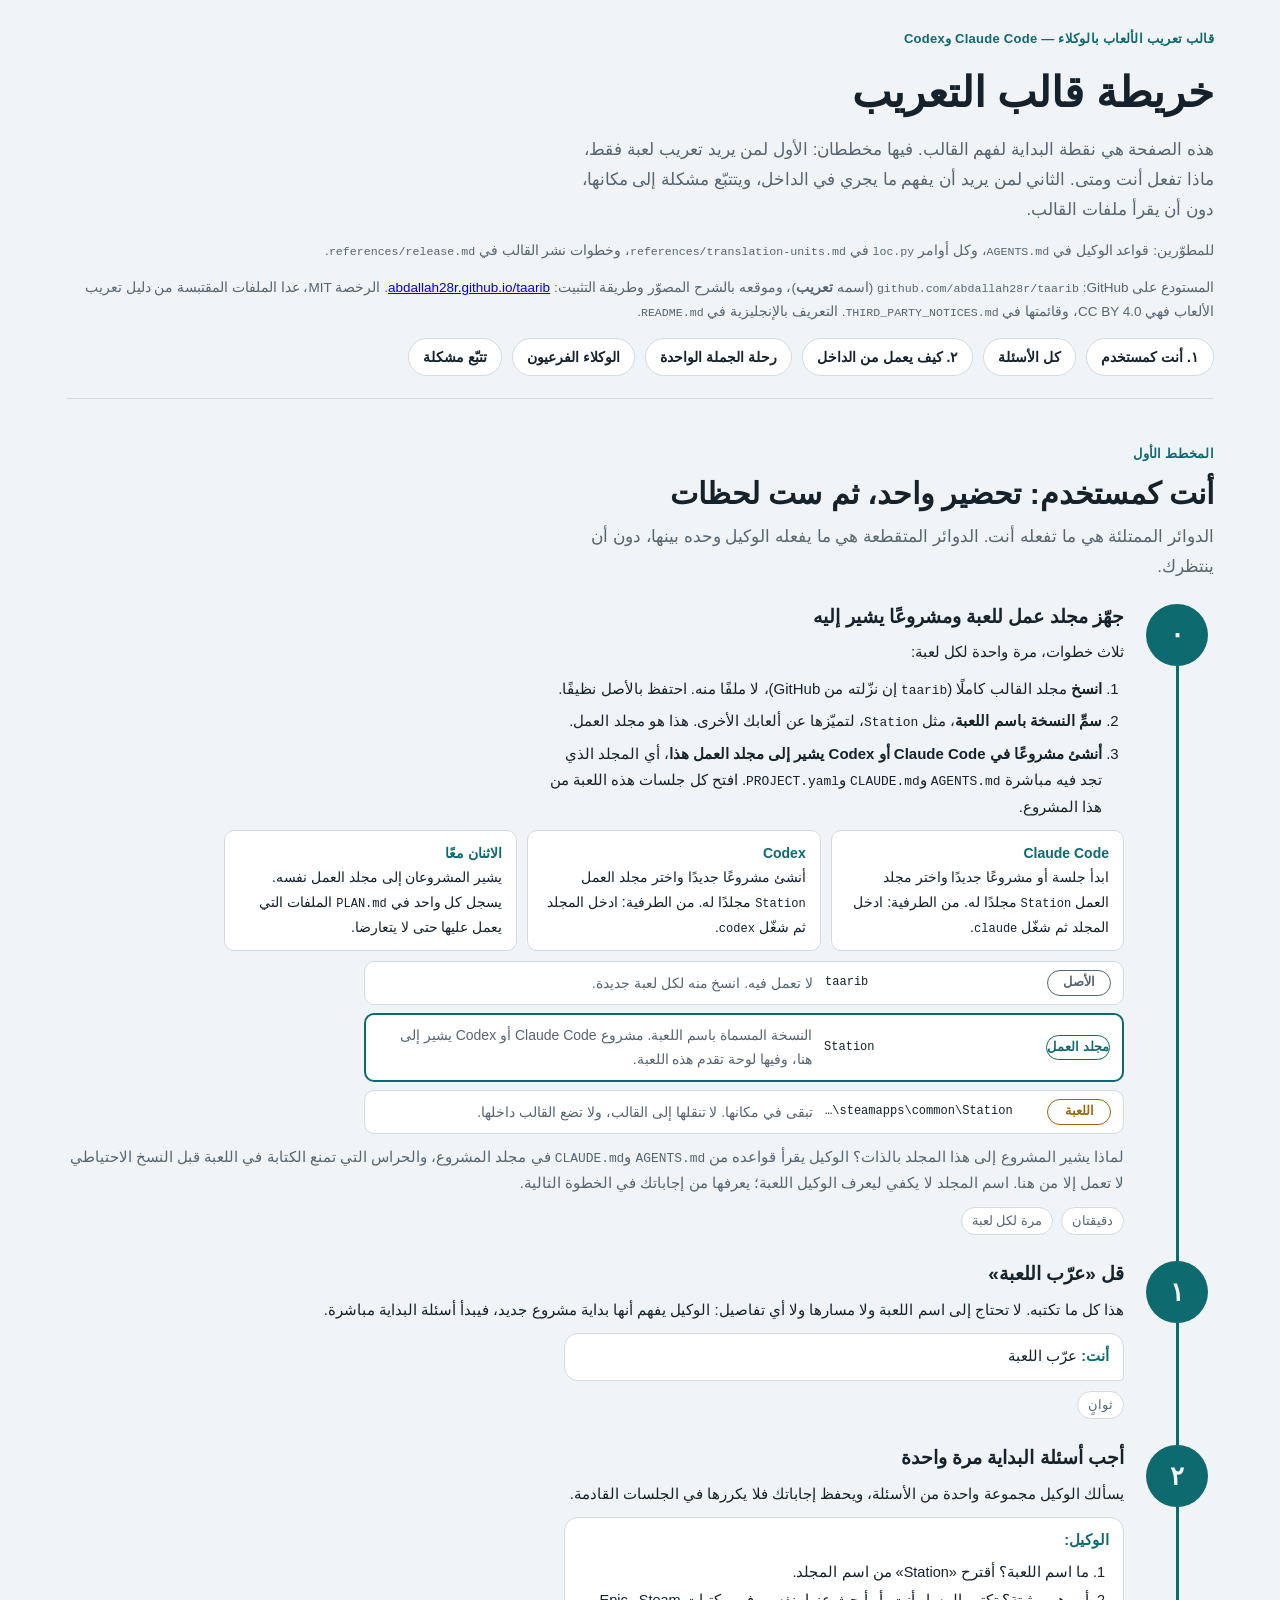
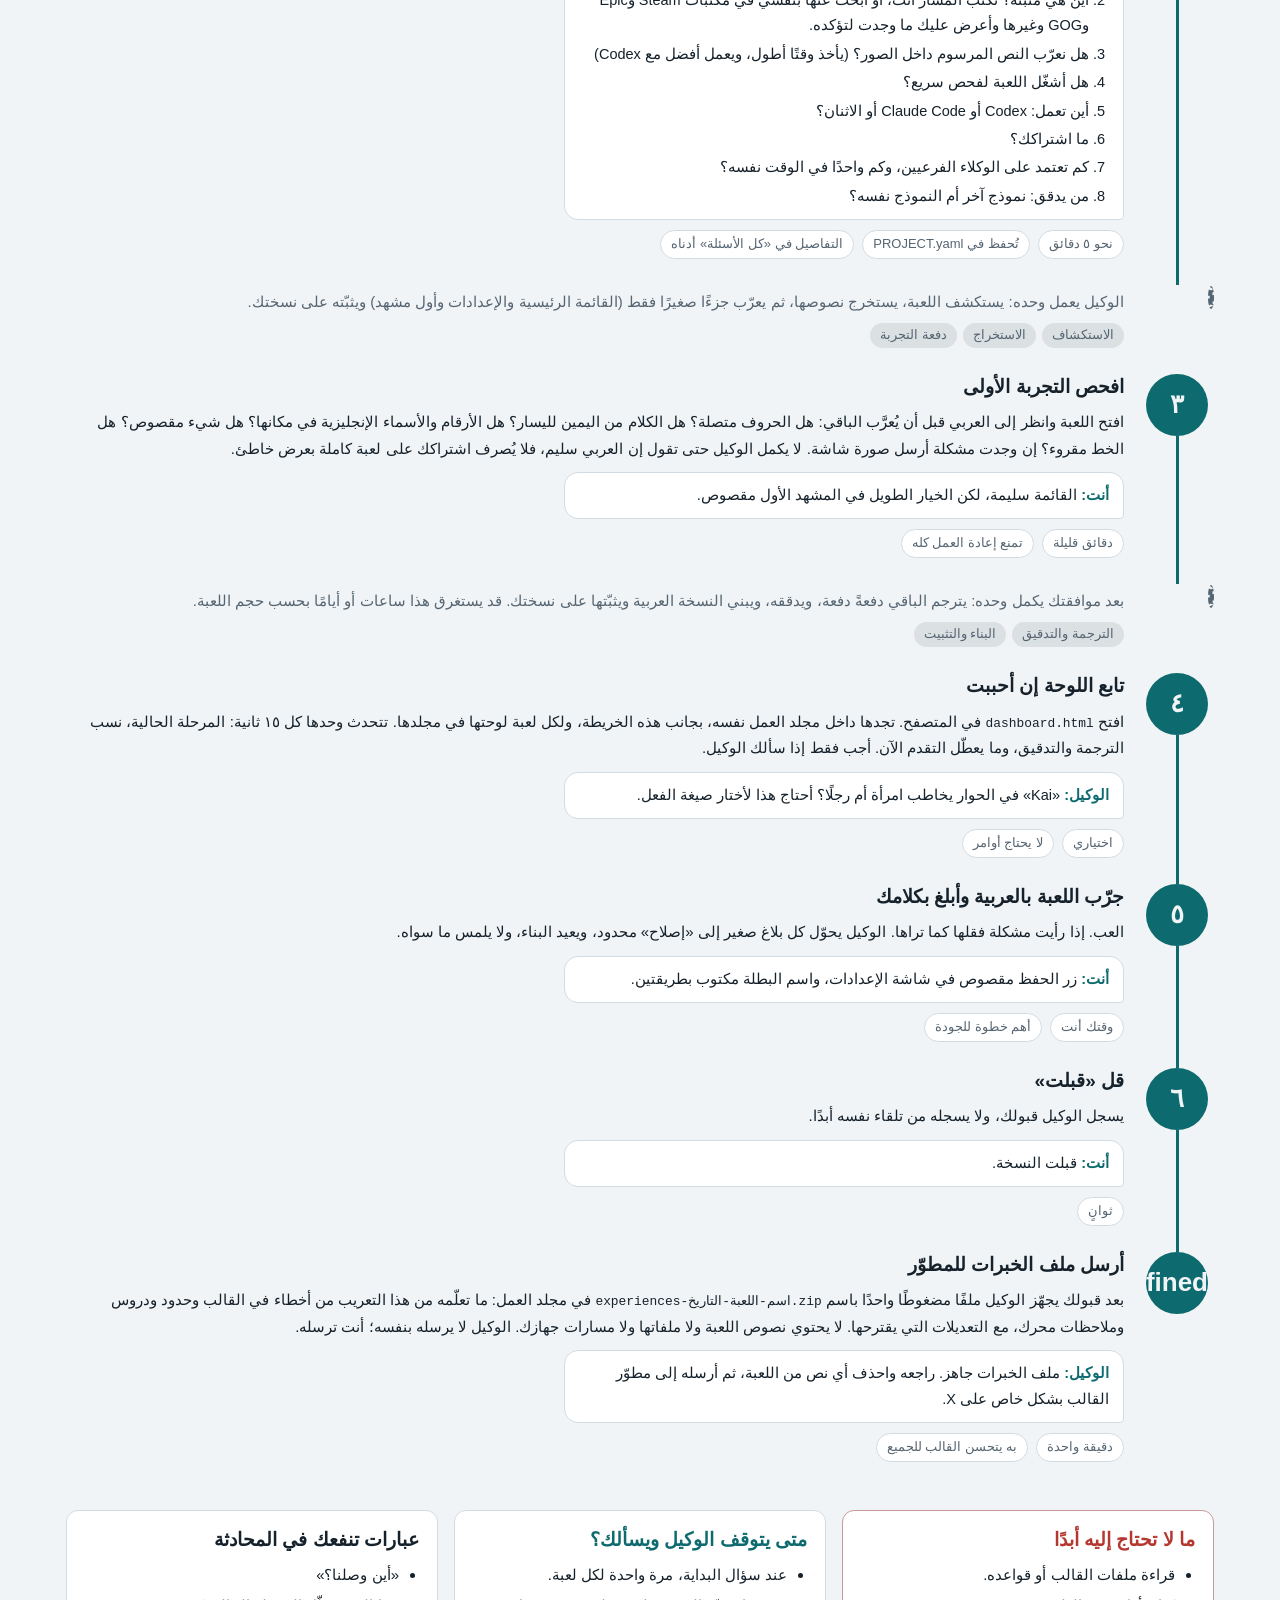
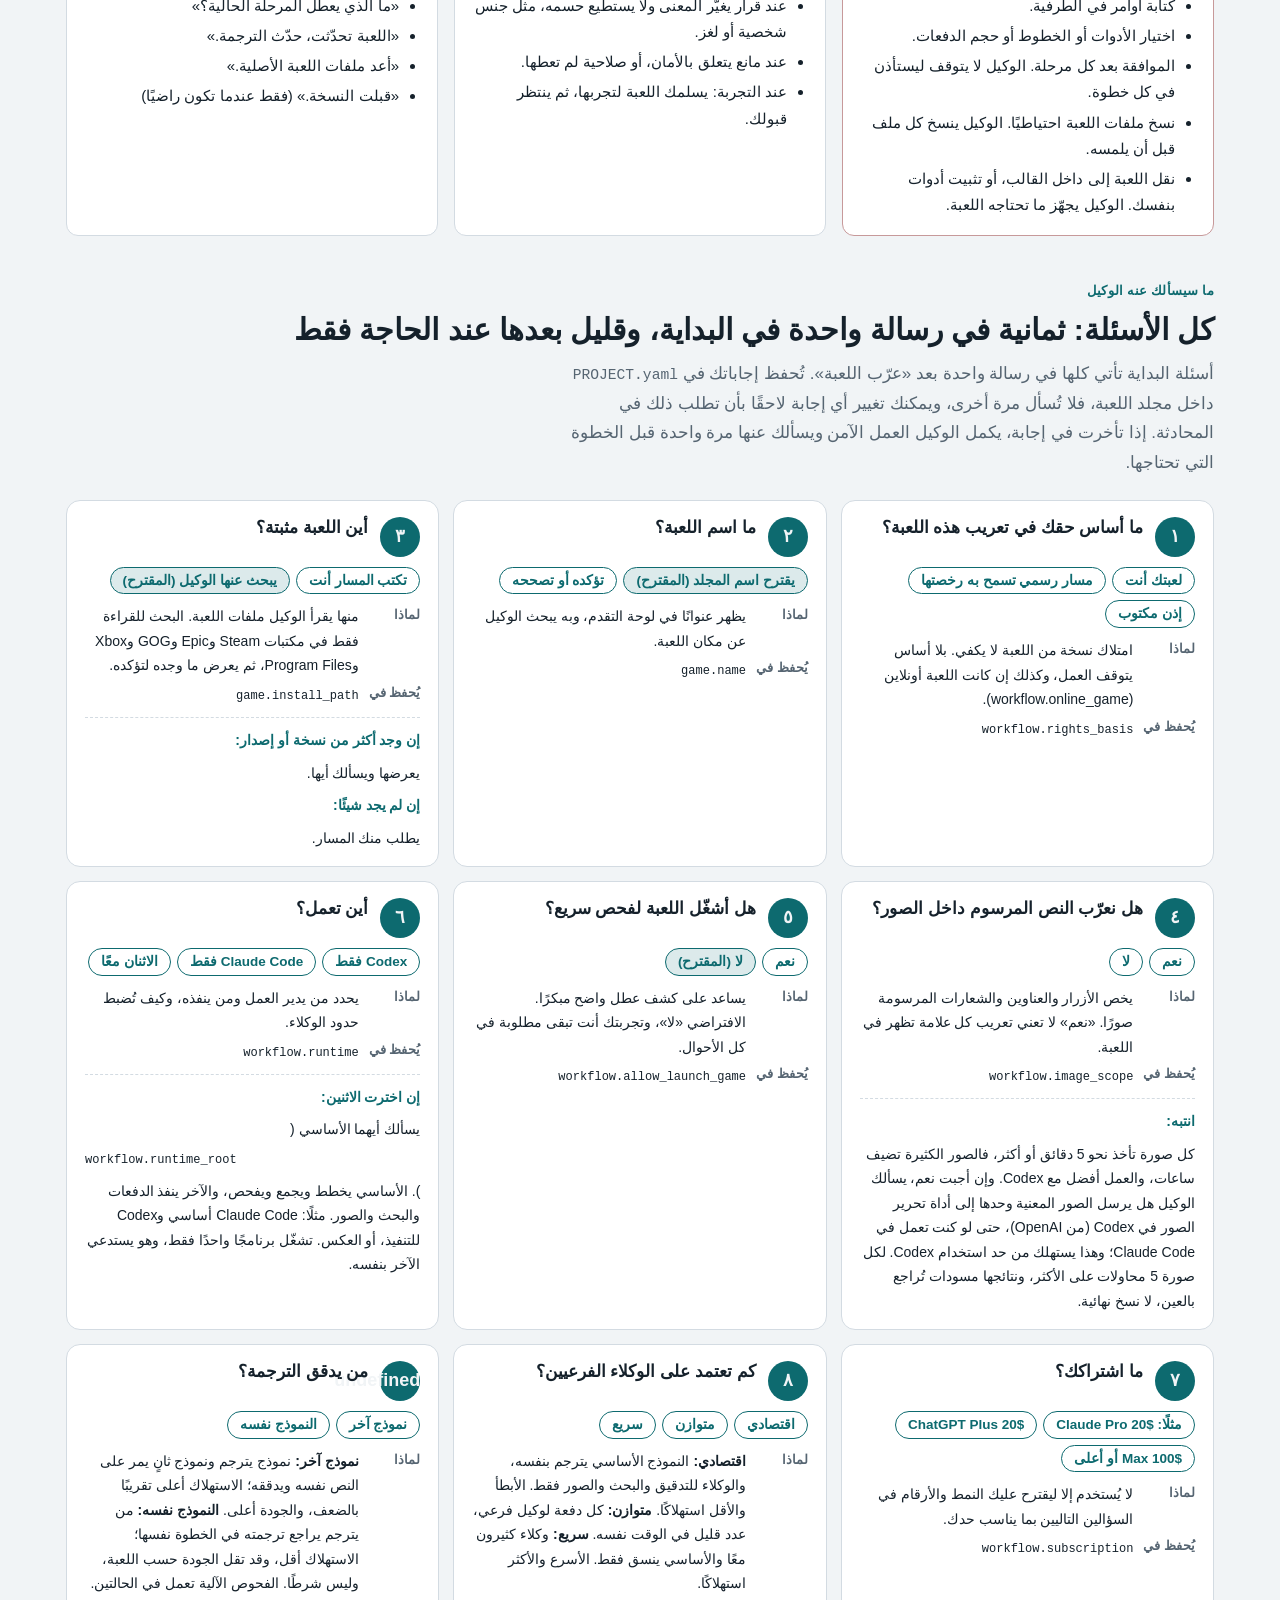
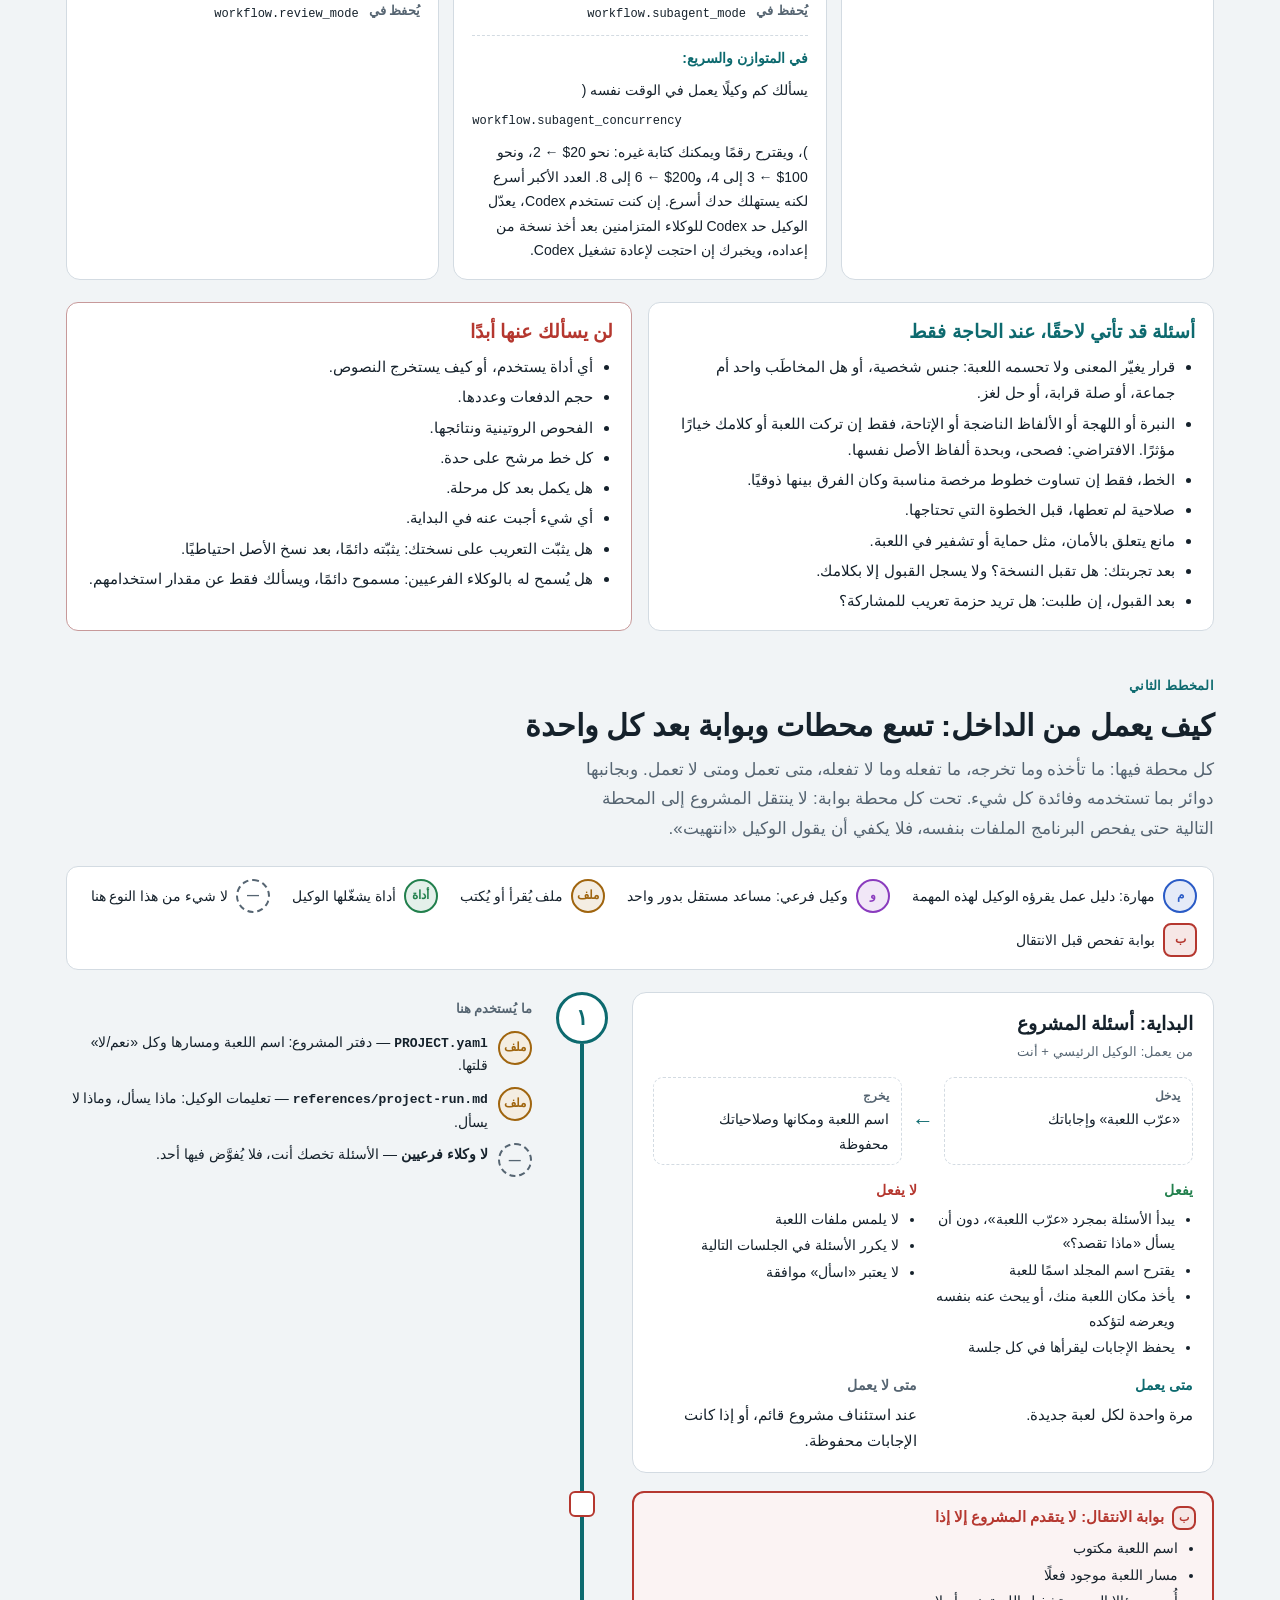
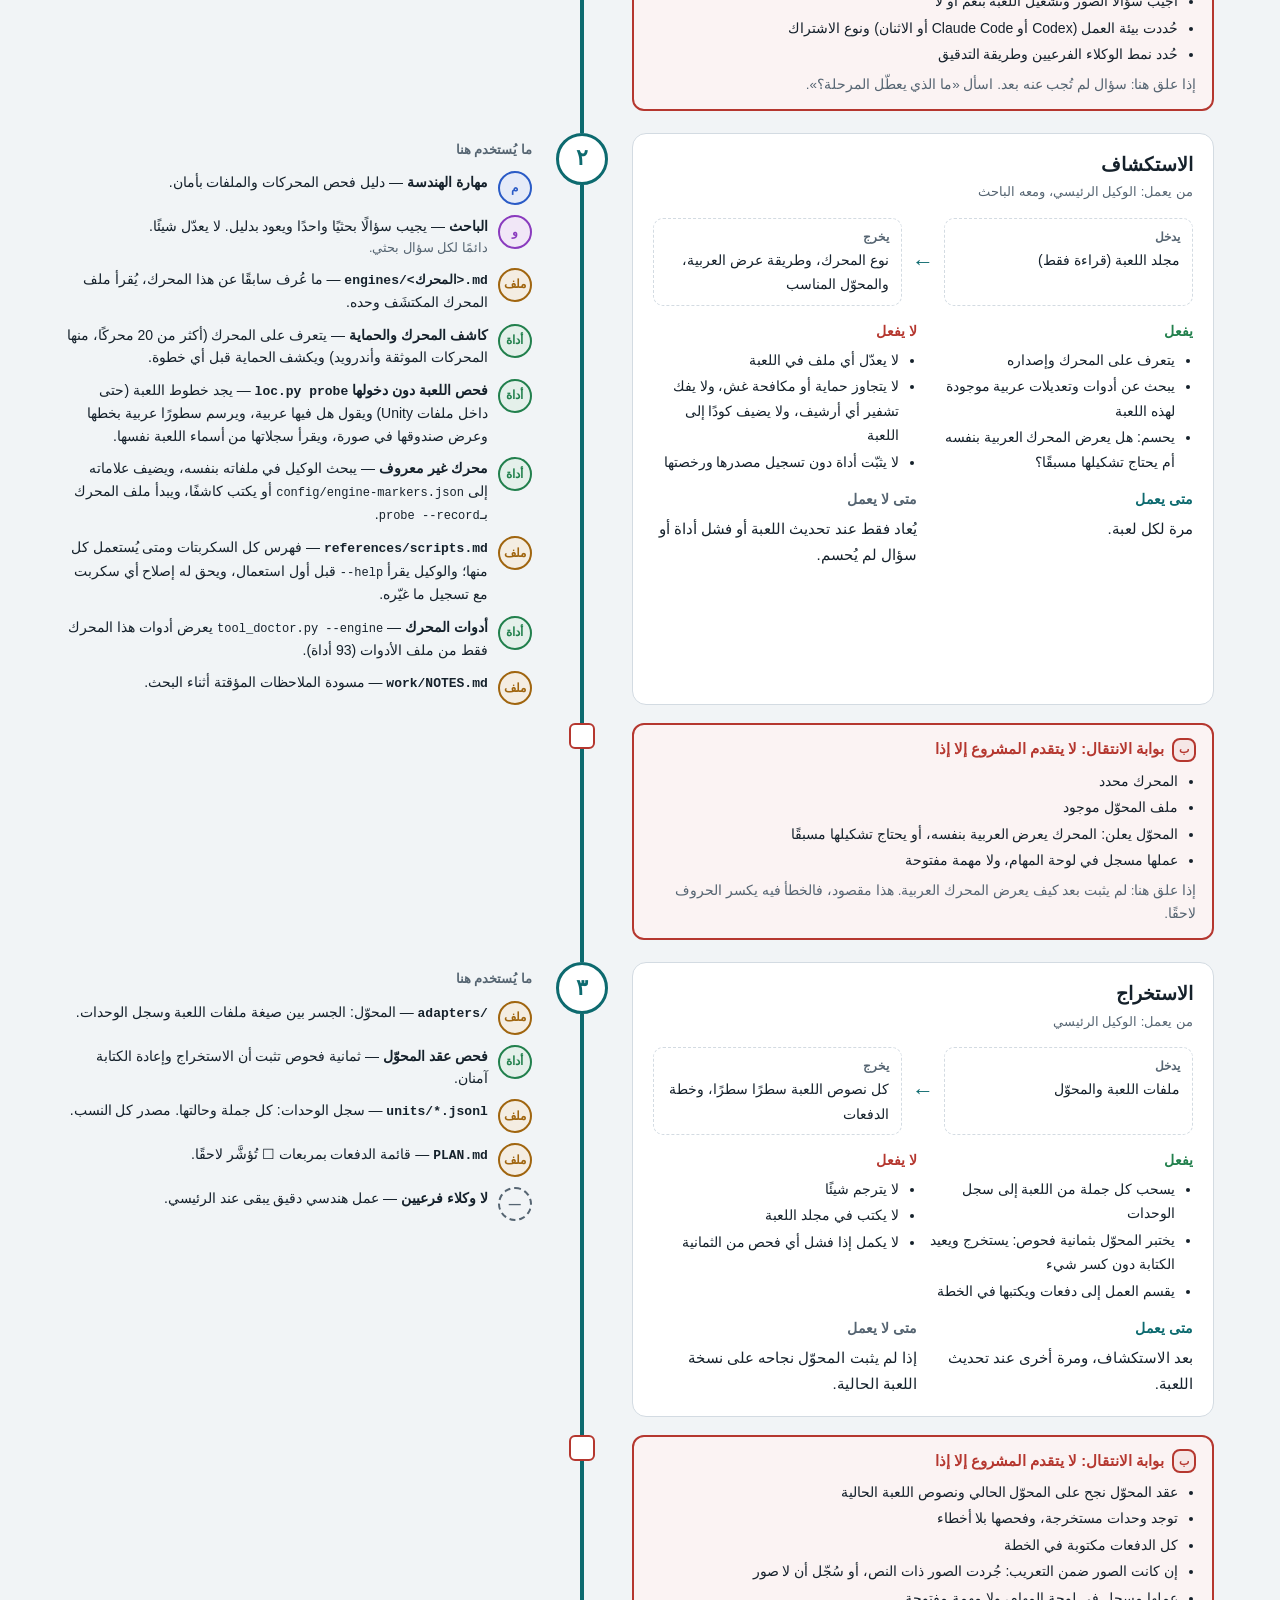
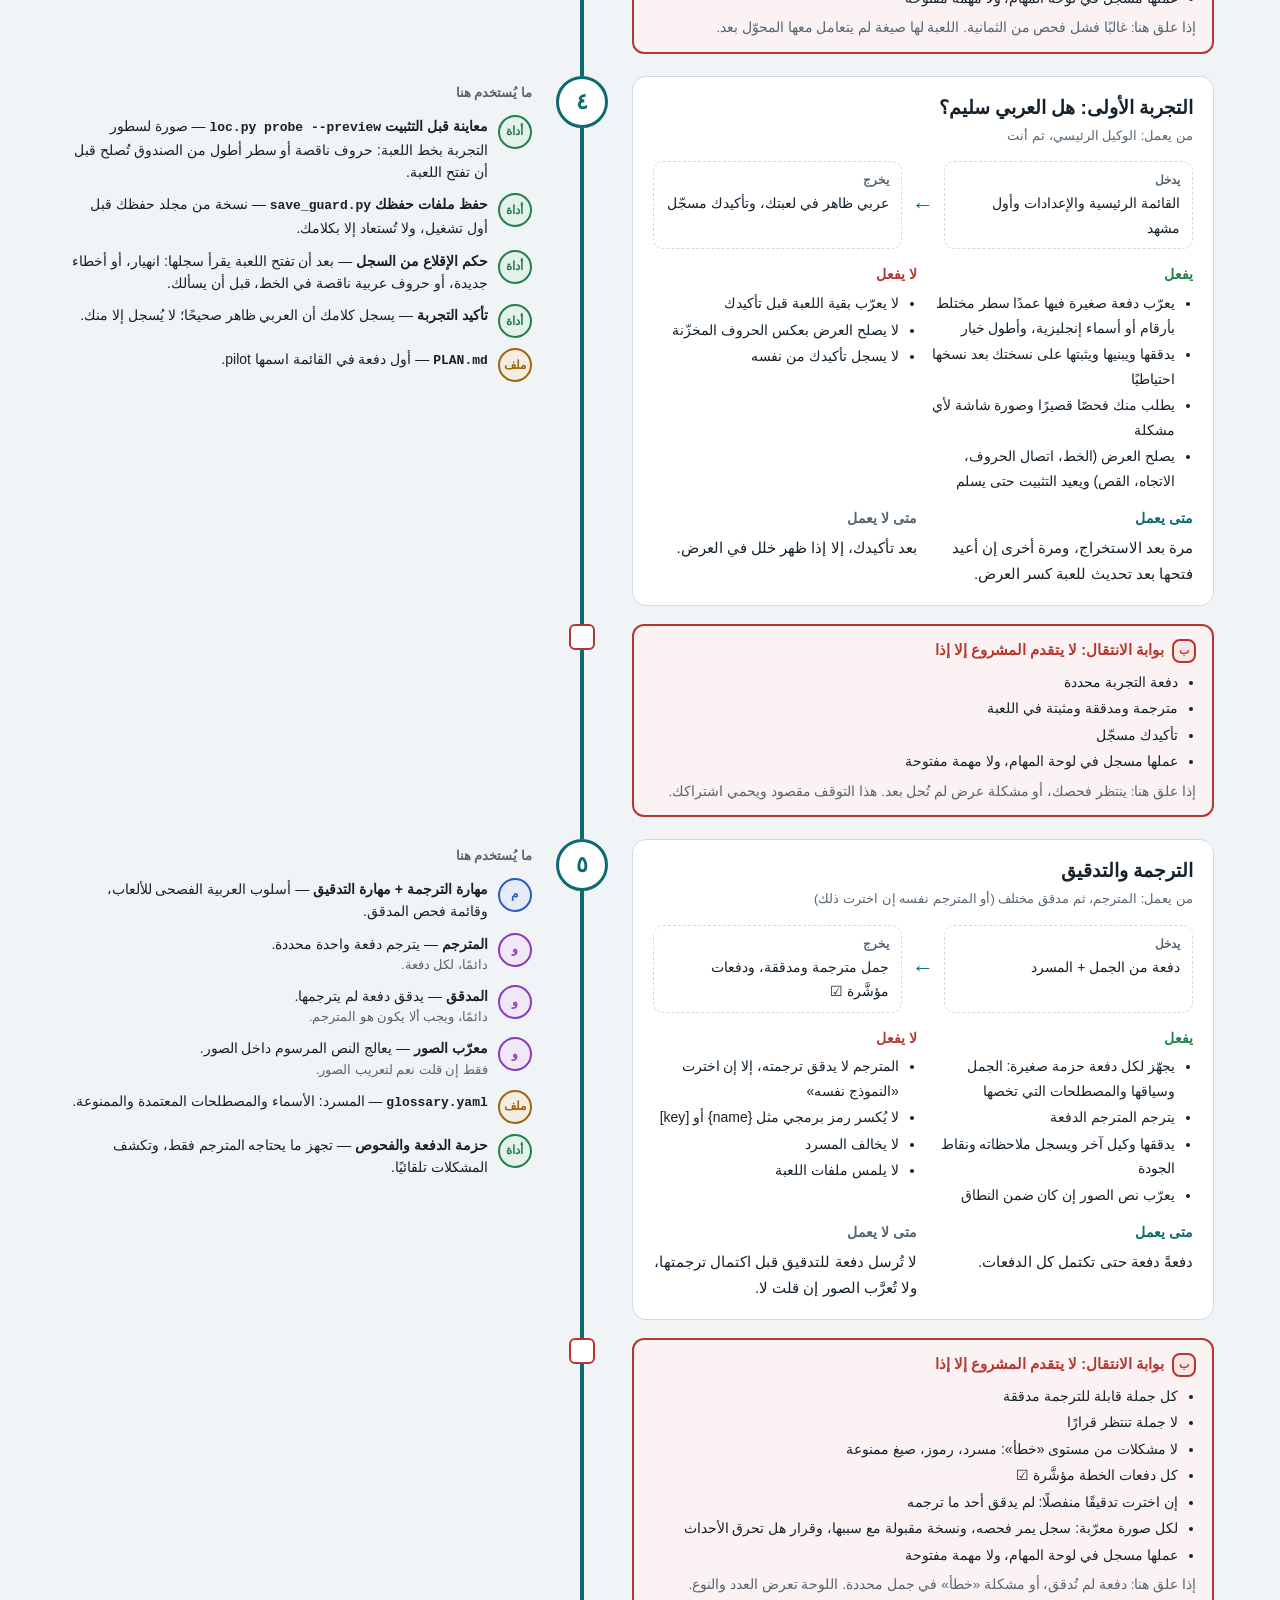
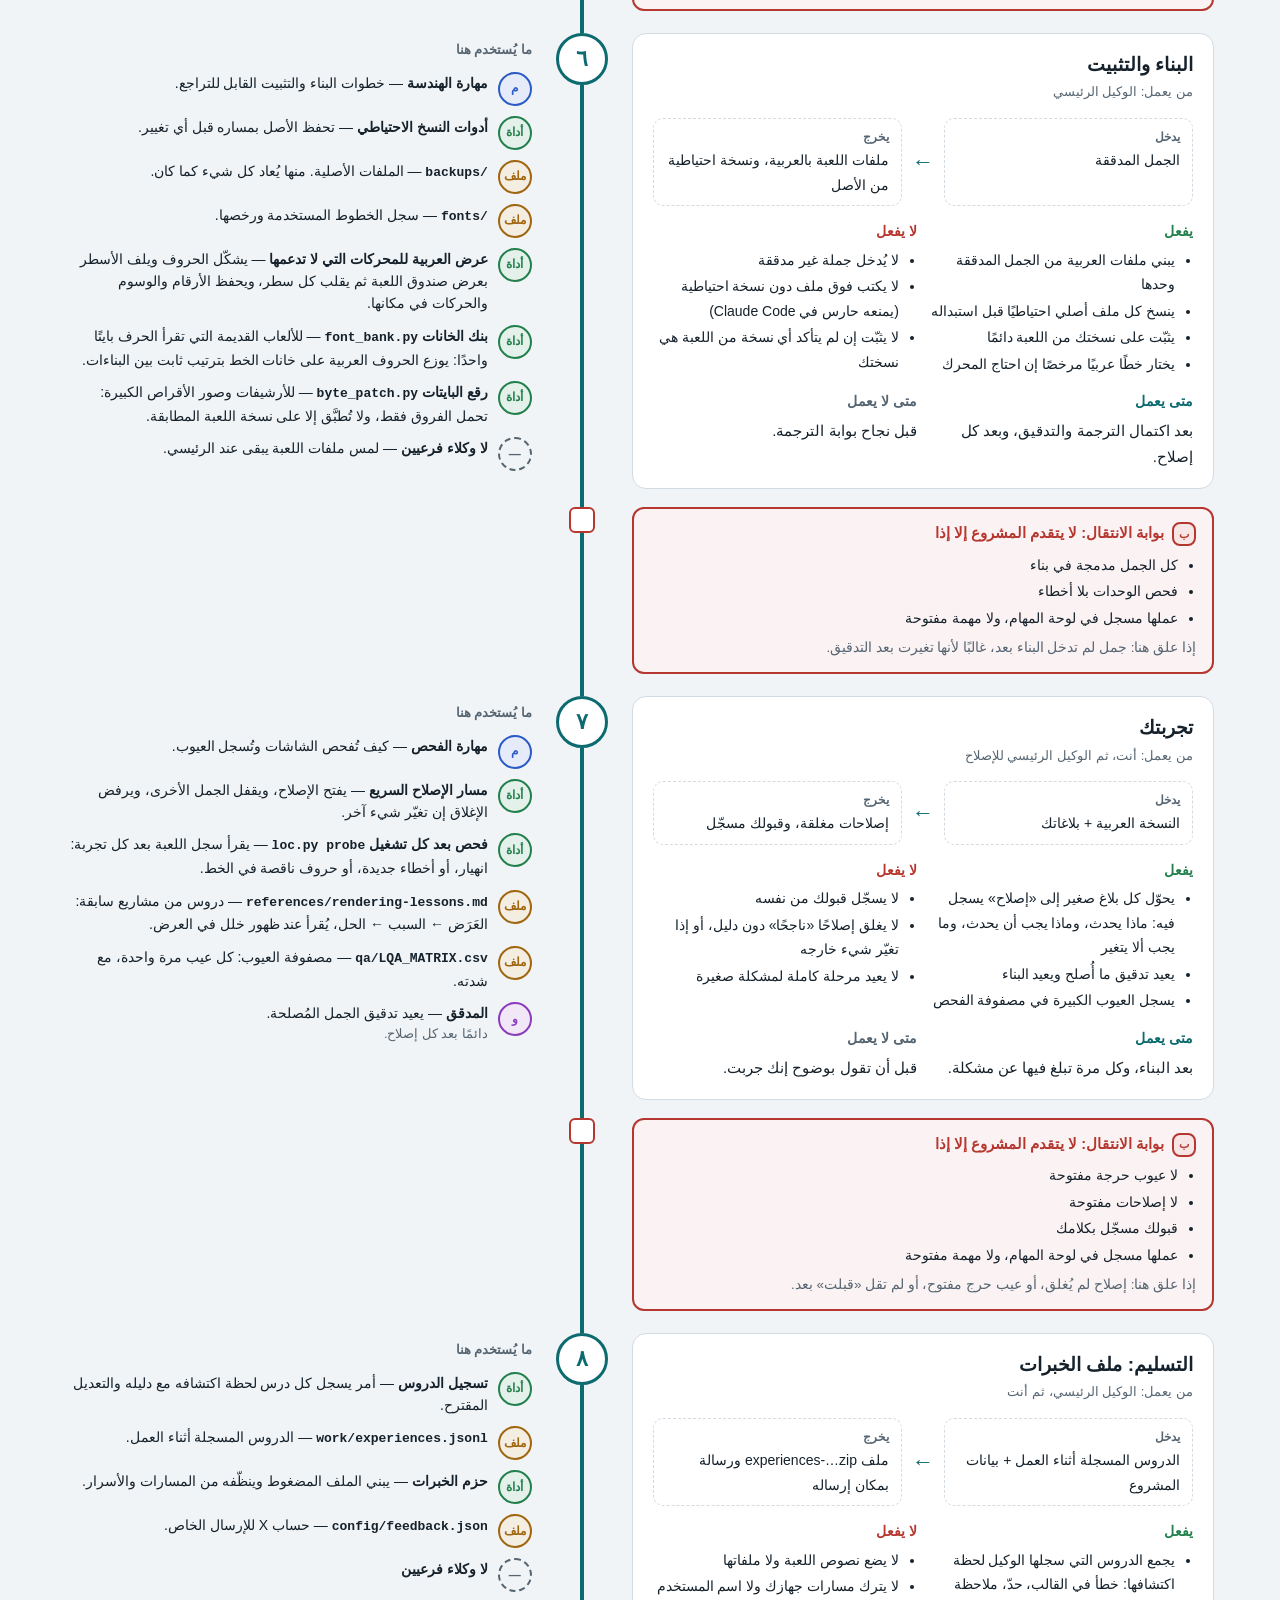
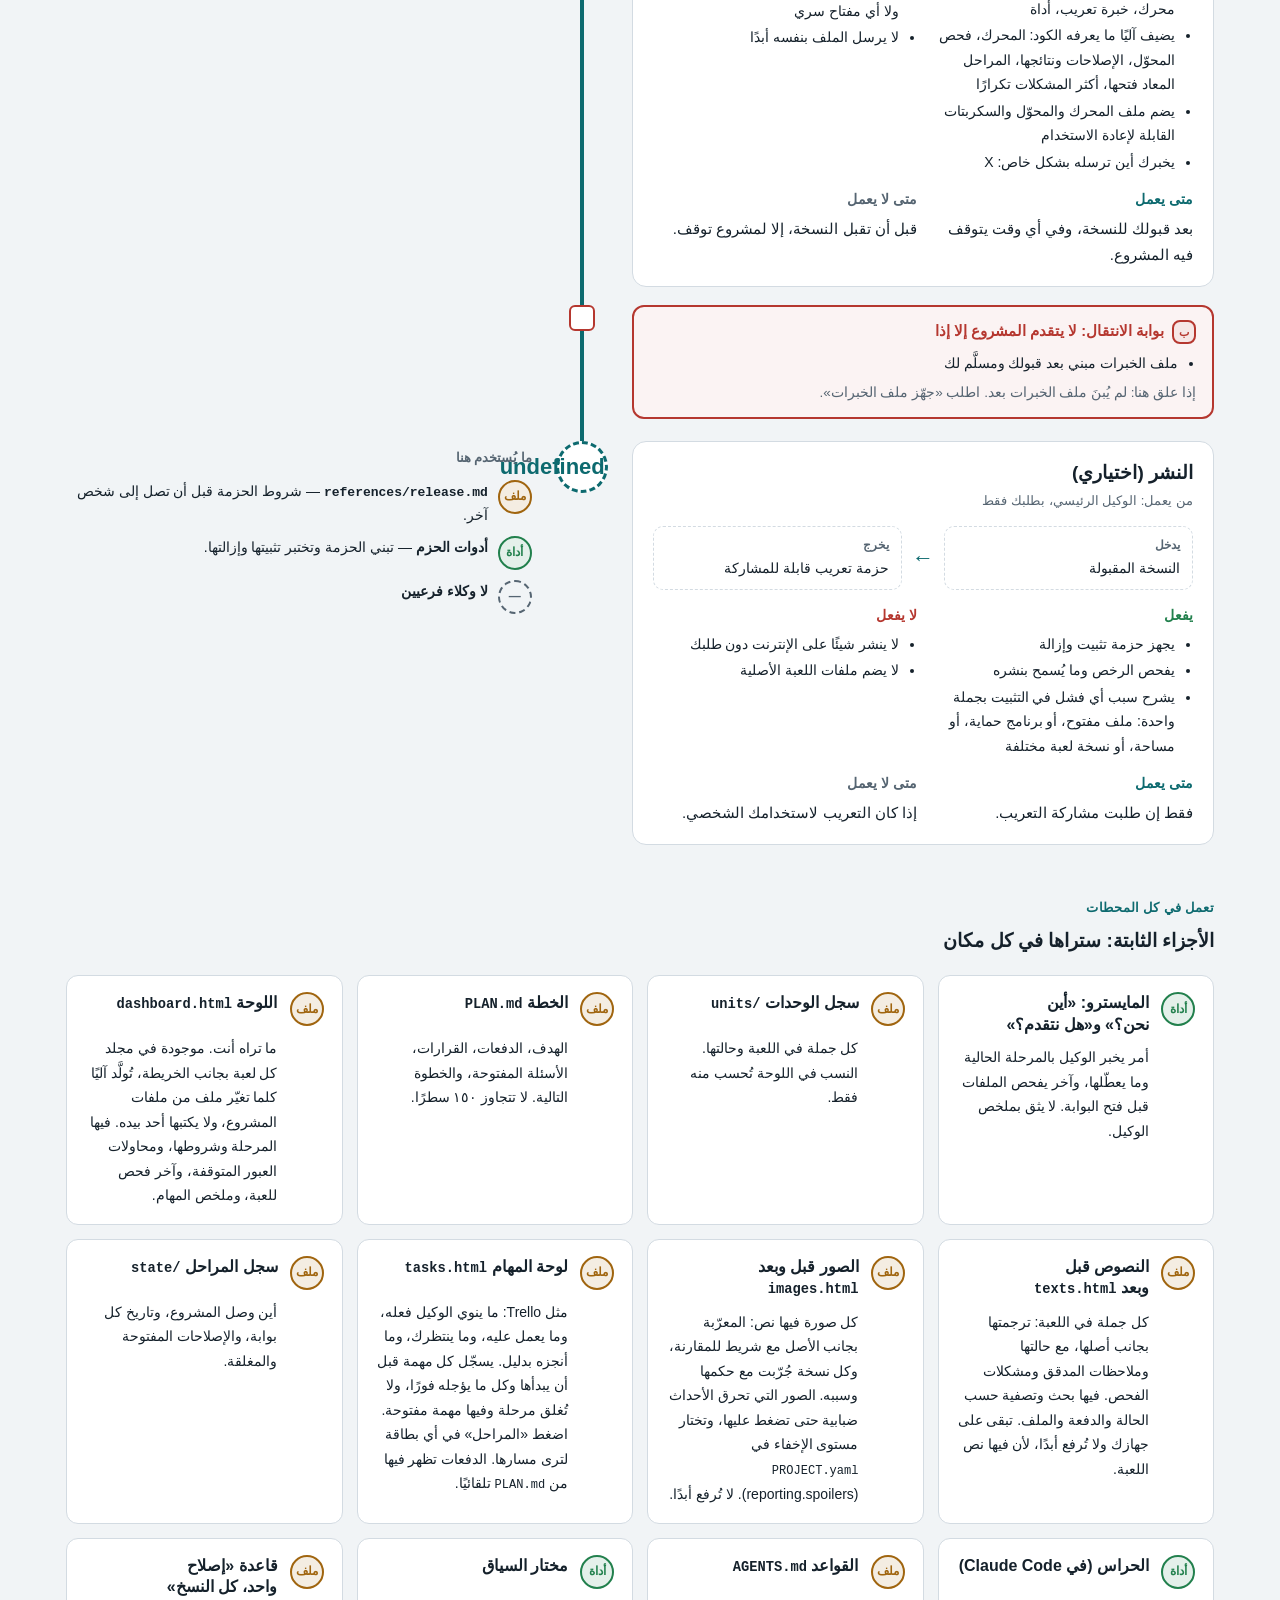
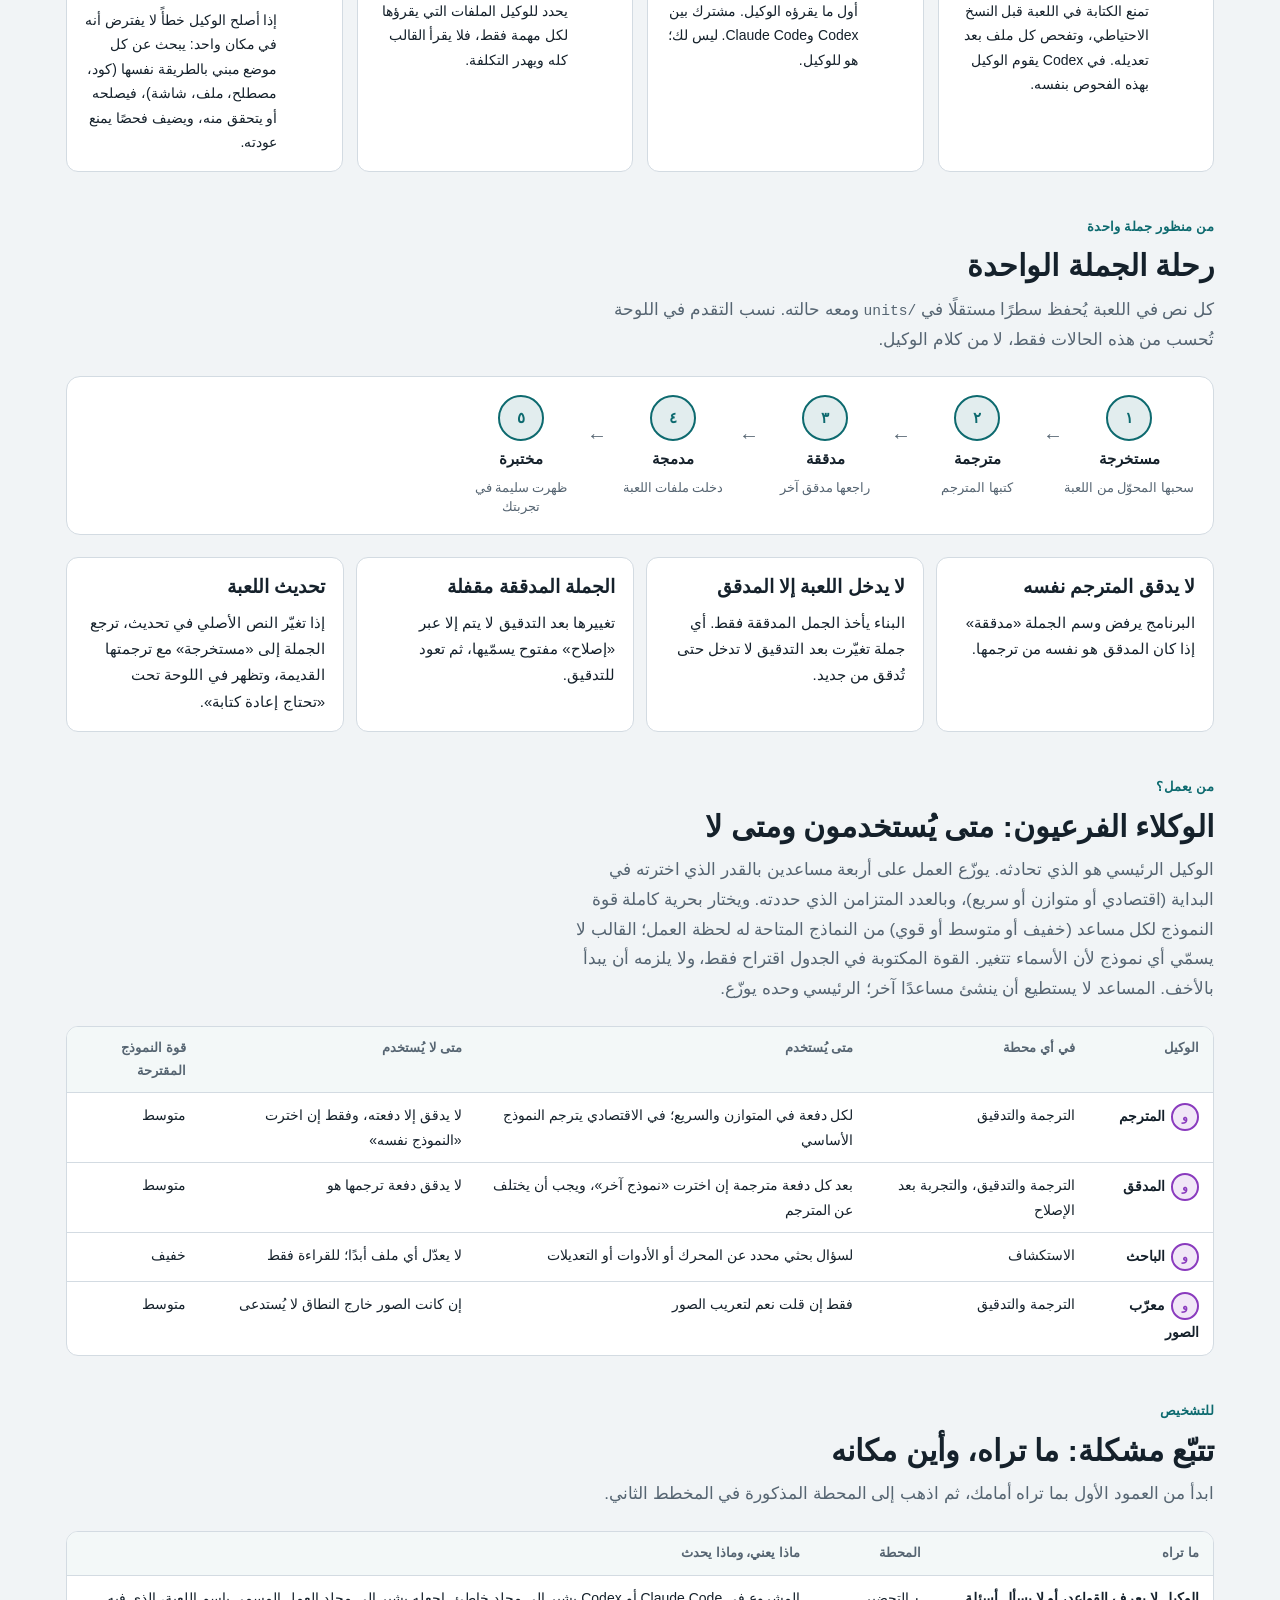
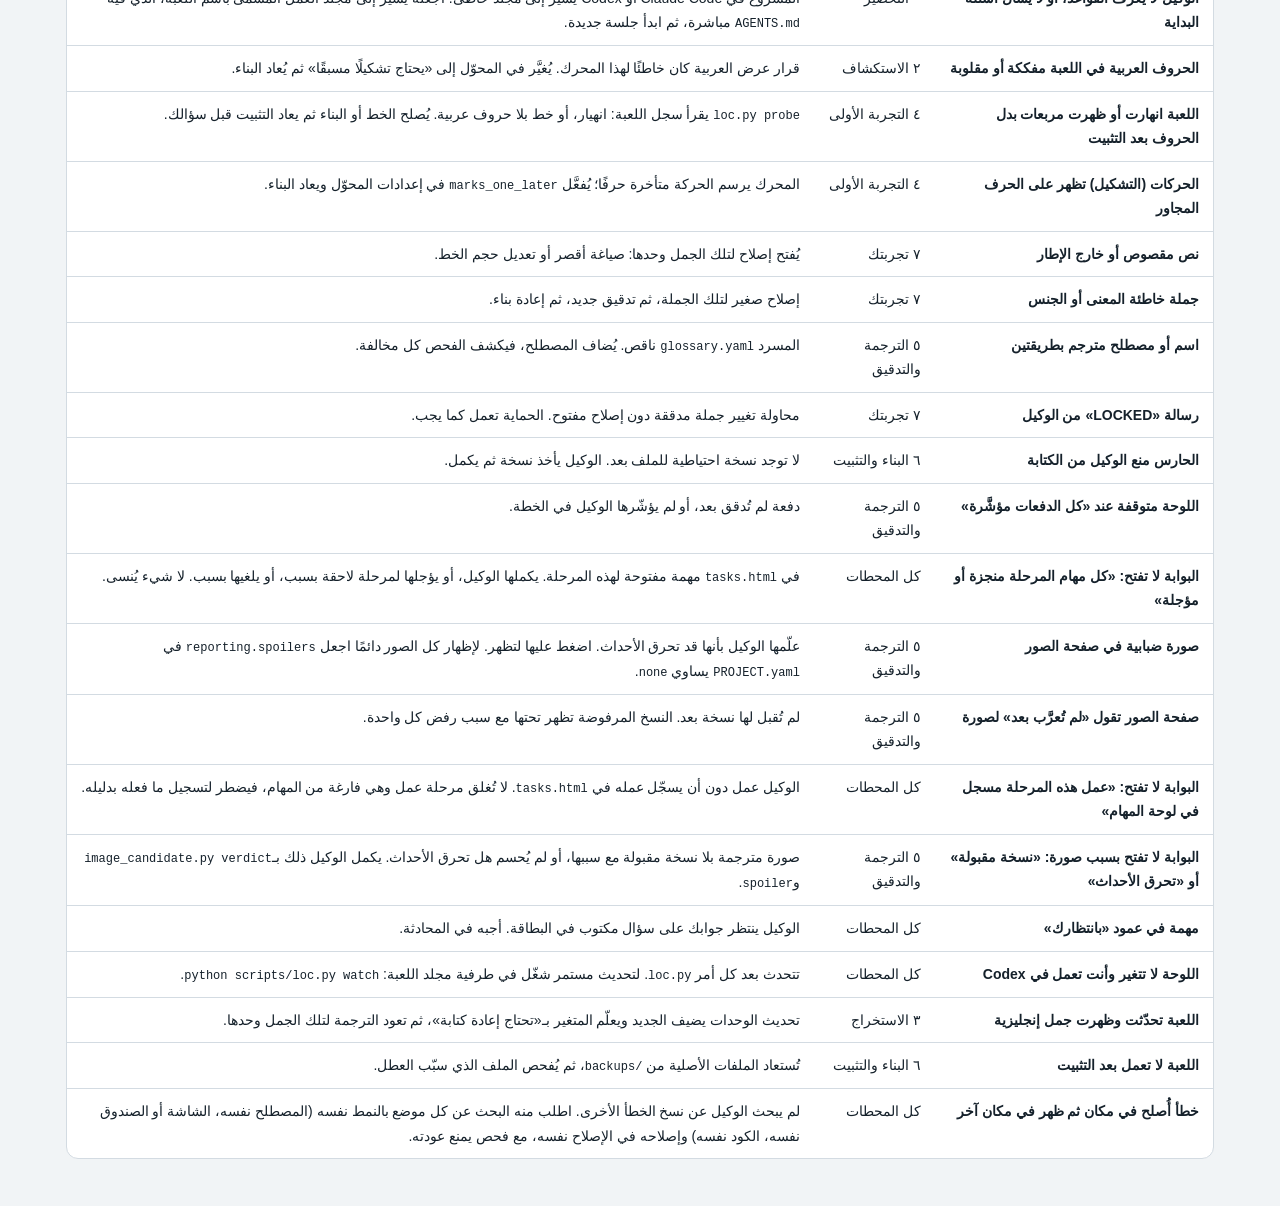
<file: template-map.html>
<!doctype html>
<html lang="ar" dir="rtl">
<head>
<meta charset="utf-8">
<meta name="viewport" content="width=device-width,initial-scale=1">
<!-- صفحة شرح للبشر: لا يقرؤها الوكيل ولا تتولد آليًا. حدّثها يدويًا عند تغيير المراحل أو الأدوار. -->
<title>خريطة قالب التعريب</title>
<style>
/* Layout: a station line (metro map). Each phase is a station: the card on one side, the circles of what it uses on the other, the gate as a door under it. */
:root {
  --bg: #F1F4F6; --surface: #FFFFFF; --ink: #15212B; --muted: #566572; --line: #D3DBE2;
  --accent: #0D6A6F;
  --skill: #2A5BC6; --agent: #8A3BBE; --file: #A0650F; --tool: #22804D; --gate: #B5372F; --you: #0D6A6F;
  --display: "Segoe UI", Tahoma, sans-serif;
  --body: "Segoe UI", Tahoma, sans-serif;
  --mono: ui-monospace, Consolas, monospace;
}
@media (prefers-color-scheme: dark) { :root:not([data-theme="light"]) {
  --bg: #0E151C; --surface: #16202A; --ink: #E4EBF0; --muted: #93A2AF; --line: #2A3743;
  --accent: #43B6B8; --skill: #82A5F3; --agent: #C590EA; --file: #E1A94C; --tool: #5FC68C; --gate: #EF7C72; --you: #43B6B8;
  color-scheme: dark } }
:root[data-theme="dark"] {
  --bg: #0E151C; --surface: #16202A; --ink: #E4EBF0; --muted: #93A2AF; --line: #2A3743;
  --accent: #43B6B8; --skill: #82A5F3; --agent: #C590EA; --file: #E1A94C; --tool: #5FC68C; --gate: #EF7C72; --you: #43B6B8;
  color-scheme: dark }

* { box-sizing: border-box }
body { background: var(--bg); color: var(--ink); font-family: var(--body); font-size: 15px; line-height: 1.75; margin: 0 }
.wrap { max-width: 1180px; margin: 0 auto; padding-block: 28px 64px;
  padding-left: max(16px, env(safe-area-inset-left, 0px)); padding-right: max(16px, env(safe-area-inset-right, 0px)) }
h1, h2, h3 { font-family: var(--display); text-wrap: balance; margin: 0; line-height: 1.35 }
h1 { font-size: clamp(28px, 5vw, 42px); font-weight: 700 }
h2 { font-size: clamp(22px, 3.4vw, 30px); font-weight: 700 }
h3 { font-size: 19px; font-weight: 700 }
p { margin: 0 }
code, .mono { font-family: var(--mono); font-size: .86em; direction: ltr; unicode-bidi: isolate }
.muted { color: var(--muted) }
.lead { font-size: 17px; max-width: 68ch; color: var(--muted) }

header.top { display: grid; gap: 14px; padding-bottom: 22px; border-bottom: 1px solid var(--line) }
nav.jump { display: flex; flex-wrap: wrap; gap: 10px }
nav.jump a { text-decoration: none; color: var(--ink); border: 1px solid var(--line); background: var(--surface);
  padding: 6px 14px; border-radius: 999px; font-weight: 600; font-size: 14px }
nav.jump a:hover, nav.jump a:focus-visible { border-color: var(--accent); color: var(--accent); outline: none }

section.part { padding-top: 44px; display: grid; gap: 22px }
.part-head { display: grid; gap: 8px }
.eyebrow { font-size: 13px; font-weight: 600; letter-spacing: .02em; color: var(--accent) }

/* ---------- Part 1: the user's journey ---------- */
.journey { display: grid; gap: 0 }
.step { display: grid; grid-template-columns: 74px minmax(0, 1fr); gap: 16px; position: relative }
.step .rail { display: flex; flex-direction: column; align-items: center }
.big { width: 62px; height: 62px; border-radius: 50%; display: grid; place-items: center; flex: none;
  background: var(--you); color: var(--bg); font-family: var(--display); font-size: 26px; font-weight: 700 }
.rail .stem { width: 3px; flex: 1; background: var(--you); min-height: 24px }
.step:last-child .rail .stem { display: none }
.step-body { padding-bottom: 26px; display: grid; gap: 10px; min-width: 0 }
.say { background: var(--surface); border: 1px solid var(--line); border-radius: 14px 14px 4px 14px; padding: 10px 14px;
  max-width: 560px; font-size: 14.5px }
.say b { color: var(--you) }
.tagrow { display: flex; flex-wrap: wrap; gap: 8px; font-size: 13px }
.tag { border: 1px solid var(--line); border-radius: 999px; padding: 2px 10px; background: var(--surface); color: var(--muted) }
.sub { margin: 0; padding-inline-start: 22px; display: grid; gap: 6px; max-width: 70ch }
.howto { display: grid; grid-template-columns: repeat(3, minmax(0, 1fr)); gap: 10px; max-width: 900px }
.howto > div { background: var(--surface); border: 1px solid var(--line); border-radius: 10px; padding: 10px 14px; font-size: 14px; min-width: 0 }
.howto b { color: var(--you) }
@media (max-width: 760px) { .howto { grid-template-columns: 1fr } }
.say .qs { margin: 6px 0 0; padding-inline-start: 20px; display: grid; gap: 3px }
.tree { display: grid; gap: 8px; max-width: 760px }
.tree .row { display: grid; grid-template-columns: 64px minmax(0, 15em) minmax(0, 1fr); gap: 4px 12px; align-items: center;
  background: var(--surface); border: 1px solid var(--line); border-radius: 10px; padding: 8px 12px; font-size: 14px }
.tree .kind { font-size: 12.5px; font-weight: 700; text-align: center; border-radius: 999px; padding: 1px 0; border: 1.5px solid currentColor }
.tree .path { overflow-wrap: anywhere; text-align: start }
.tree .what { color: var(--muted) }
.tree .origin .kind { color: var(--muted) }
.tree .copy { border: 2px solid var(--you) }
.tree .copy .kind { color: var(--you) }
.tree .game .kind { color: var(--file) }
@media (max-width: 620px) { .tree .row { grid-template-columns: 64px minmax(0, 1fr) } .tree .what { grid-column: 1 / -1 } }
.auto { display: grid; grid-template-columns: 74px minmax(0, 1fr); gap: 16px }
.auto .rail .stem { background: repeating-linear-gradient(var(--muted) 0 6px, transparent 6px 12px); width: 3px }
.auto .ring { width: 30px; height: 30px; border-radius: 50%; border: 3px dashed var(--muted); flex: none }
.auto-body { padding: 4px 0 26px; color: var(--muted); display: grid; gap: 8px; min-width: 0 }
.agent-chips { display: flex; flex-wrap: wrap; gap: 6px }
.agent-chips span { font-size: 13px; border-radius: 999px; padding: 1px 10px; background: color-mix(in srgb, var(--muted) 14%, transparent) }

.side-grid { display: grid; grid-template-columns: repeat(3, minmax(0, 1fr)); gap: 16px }
.panel { background: var(--surface); border: 1px solid var(--line); border-radius: 12px; padding: 16px 18px; display: grid; gap: 10px; align-content: start; min-width: 0 }
.panel ul { margin: 0; padding-inline-start: 20px; display: grid; gap: 4px }
.panel.never { border-color: color-mix(in srgb, var(--gate) 40%, var(--line)) }
.panel.never h3 { color: var(--gate) }
.panel.stop h3 { color: var(--accent) }

/* ---------- Questions ---------- */
.qgrid { display: grid; grid-template-columns: repeat(auto-fill, minmax(320px, 1fr)); gap: 14px }
.q { background: var(--surface); border: 1px solid var(--line); border-radius: 14px; padding: 16px 18px; display: grid; gap: 10px; align-content: start; min-width: 0 }
.q .qhead { display: grid; grid-template-columns: 40px minmax(0, 1fr); gap: 12px; align-items: start }
.q .qn { width: 40px; height: 40px; border-radius: 50%; display: grid; place-items: center; background: var(--you); color: var(--bg);
  font-family: var(--display); font-size: 18px; font-weight: 700 }
.q h3 { font-size: 17px; font-family: var(--body) }
.q .opts { display: flex; flex-wrap: wrap; gap: 6px }
.q .opts span { border: 1.5px solid var(--you); color: var(--you); border-radius: 999px; padding: 1px 12px; font-size: 13.5px; font-weight: 600 }
.q .opts span.def { background: color-mix(in srgb, var(--you) 14%, transparent) }
.q dl { margin: 0; display: grid; grid-template-columns: auto minmax(0, 1fr); gap: 4px 10px; font-size: 14px }
.q dt { color: var(--muted); font-weight: 600; font-size: 13px }
.q dd { margin: 0; min-width: 0; overflow-wrap: anywhere }
.q .follow { border-top: 1px dashed var(--line); padding-top: 10px; display: grid; gap: 8px; font-size: 14px }
.q .follow b { color: var(--you) }
.side-grid.two-col { grid-template-columns: repeat(2, minmax(0, 1fr)) }
@media (max-width: 860px) { .side-grid.two-col { grid-template-columns: 1fr } }

/* ---------- Legend ---------- */
.legend { display: flex; flex-wrap: wrap; gap: 10px 22px; background: var(--surface); border: 1px solid var(--line); border-radius: 12px; padding: 12px 16px }
.legend div { display: flex; align-items: center; gap: 8px; font-size: 14px }

/* the circles */
.dot { width: 34px; height: 34px; border-radius: 50%; display: grid; place-items: center; flex: none;
  font-size: 12px; font-weight: 700; border: 2.5px solid currentColor; background: color-mix(in srgb, currentColor 12%, var(--surface)) }
.dot.skill { color: var(--skill) } .dot.agent { color: var(--agent) } .dot.file { color: var(--file) } .dot.tool { color: var(--tool) }
.dot.none { color: var(--muted); border-style: dashed; background: transparent }
.dot.gate { color: var(--gate); border-radius: 8px }

/* ---------- Part 2: the station line ---------- */
.line { display: grid; gap: 0 }
.station { display: grid; grid-template-columns: minmax(0, 1.25fr) 64px minmax(0, 1fr); gap: 0 18px }
.spine { display: flex; flex-direction: column; align-items: center }
.spine .num { width: 52px; height: 52px; border-radius: 50%; display: grid; place-items: center; flex: none;
  background: var(--surface); border: 3px solid var(--accent); color: var(--accent); font-family: var(--display); font-size: 22px; font-weight: 700 }
.spine .stem { width: 4px; flex: 1; background: var(--accent); min-height: 30px }
.station.optional .spine .num { border-style: dashed }
.station.optional .spine .stem { display: none }
.card { background: var(--surface); border: 1px solid var(--line); border-radius: 14px; padding: 18px 20px; display: grid; gap: 14px; margin-bottom: 18px; min-width: 0; align-content: start }
.card .title { display: grid; gap: 4px }
.card .who { font-size: 13px; color: var(--muted) }
.io { display: grid; grid-template-columns: minmax(0, 1fr) auto minmax(0, 1fr); gap: 10px; align-items: stretch }
.io > div { border: 1px dashed var(--line); border-radius: 10px; padding: 8px 12px; font-size: 14px; min-width: 0 }
.io .lbl { display: block; font-size: 12px; font-weight: 600; color: var(--muted) }
.io .arrow { align-self: center; color: var(--accent); font-size: 22px; border: 0; padding: 0 }
.two { display: grid; grid-template-columns: minmax(0, 1fr) minmax(0, 1fr); gap: 12px }
.two > div { min-width: 0 }
.two h4 { margin: 0 0 4px; font-size: 13.5px; font-weight: 700 }
.two ul { margin: 0; padding-inline-start: 18px; font-size: 14px; display: grid; gap: 2px }
.yes h4 { color: var(--tool) } .no h4 { color: var(--gate) }
.when h4 { color: var(--accent) } .notwhen h4 { color: var(--muted) }

.uses { display: grid; gap: 10px; align-content: start; padding-top: 6px; margin-bottom: 18px; min-width: 0 }
.uses .head { font-size: 13px; font-weight: 600; color: var(--muted) }
.use { display: grid; grid-template-columns: 34px minmax(0, 1fr); gap: 10px; align-items: start }
.use .txt { font-size: 14px; line-height: 1.6; min-width: 0; overflow-wrap: anywhere }
.use .name { font-weight: 600 }
.use .name code { font-size: 13px }
.use .cond { display: block; font-size: 12.5px; color: var(--muted) }

.gate-row { grid-column: 1 / -1; display: grid; grid-template-columns: minmax(0, 1.25fr) 64px minmax(0, 1fr); gap: 0 18px }
.door { grid-column: 1 / 2; border: 2px solid var(--gate); border-radius: 12px; padding: 12px 16px; margin-bottom: 22px;
  background: color-mix(in srgb, var(--gate) 6%, var(--surface)); display: grid; gap: 6px; min-width: 0 }
.door h4 { margin: 0; color: var(--gate); font-size: 14.5px; display: flex; gap: 8px; align-items: center }
.door ul { margin: 0; padding-inline-start: 18px; font-size: 14px; display: grid; gap: 2px }
.door .stuck { font-size: 13.5px; color: var(--muted) }
.gate-row .spine .stem { background: var(--accent) }
.gate-row .spine .lock { width: 26px; height: 26px; border-radius: 6px; border: 2.5px solid var(--gate); background: var(--surface); flex: none }

/* always-on */
.always { display: grid; grid-template-columns: repeat(auto-fill, minmax(260px, 1fr)); gap: 14px }
.always .panel { grid-template-columns: 34px minmax(0, 1fr); align-items: start; gap: 10px 12px }
.always .panel h3 { font-size: 16px; font-family: var(--body) }
.always .panel p { font-size: 14px; grid-column: 2 }

/* sentence life */
.life { display: flex; flex-wrap: wrap; align-items: flex-start; gap: 6px 0; background: var(--surface); border: 1px solid var(--line); border-radius: 14px; padding: 18px }
.life .st { display: grid; justify-items: center; gap: 6px; width: 132px; text-align: center }
.life .st .dot { width: 46px; height: 46px; font-size: 15px; color: var(--accent) }
.life .st b { font-size: 14.5px }
.life .st span { font-size: 12.5px; color: var(--muted); line-height: 1.5 }
.life .ar { align-self: center; color: var(--muted); font-size: 20px; margin-top: -40px; width: 20px; text-align: center }
.life-notes { display: grid; grid-template-columns: repeat(auto-fit, minmax(240px, 1fr)); gap: 12px }

/* agents table + trouble table */
.tbl-wrap { overflow-x: auto; border: 1px solid var(--line); border-radius: 12px; background: var(--surface) }
table { border-collapse: collapse; width: 100%; min-width: 720px; font-size: 14px }
th, td { text-align: start; padding: 10px 14px; border-bottom: 1px solid var(--line); vertical-align: top }
th { font-size: 13px; color: var(--muted); font-weight: 600; background: color-mix(in srgb, var(--accent) 5%, var(--surface)) }
tr:last-child td { border-bottom: 0 }
td .dot { width: 28px; height: 28px; display: inline-grid; vertical-align: middle; margin-inline-end: 6px }

@media (max-width: 860px) {
  .side-grid { grid-template-columns: 1fr }
  .station, .gate-row { grid-template-columns: 44px minmax(0, 1fr) }
  .station .spine, .gate-row .spine { grid-column: 1; grid-row: 1 / span 2 }
  .station .card, .station .uses { grid-column: 2 }
  .door { grid-column: 2 }
  .spine .num { width: 40px; height: 40px; font-size: 18px }
  .two { grid-template-columns: 1fr }
  .uses { margin-top: -6px; padding: 0 4px 18px }
}
@media (max-width: 520px) {
  .io { grid-template-columns: 1fr }
  .io .arrow { transform: rotate(-90deg); justify-self: center }
  .step, .auto { grid-template-columns: 52px minmax(0, 1fr); gap: 12px }
  .big { width: 46px; height: 46px; font-size: 20px }
  .life .st { width: 50% }
  .life .ar { display: none }
}
@media (prefers-reduced-motion: no-preference) { nav.jump a { transition: border-color .15s, color .15s } }
</style>
</head>
<body>
<div class="wrap" dir="rtl" lang="ar">
  <header class="top">
    <span class="eyebrow">قالب تعريب الألعاب بالوكلاء — Claude Code وCodex</span>
    <h1>خريطة قالب التعريب</h1>
    <p class="lead">هذه الصفحة هي نقطة البداية لفهم القالب. فيها مخططان: الأول لمن يريد تعريب لعبة فقط، ماذا تفعل أنت ومتى. الثاني لمن يريد أن يفهم ما يجري في الداخل، ويتتبّع مشكلة إلى مكانها، دون أن يقرأ ملفات القالب.</p>
    <p class="muted" style="font-size:13.5px">للمطوّرين: قواعد الوكيل في <code>AGENTS.md</code>، وكل أوامر <code>loc.py</code> في <code>references/translation-units.md</code>، وخطوات نشر القالب في <code>references/release.md</code>.</p>
    <p class="muted" style="font-size:13.5px">المستودع على GitHub: <code>github.com/abdallah28r/taarib</code> (اسمه <b>تعريب</b>)، وموقعه بالشرح المصوّر وطريقة التثبيت: <a href="https://abdallah28r.github.io/taarib/">abdallah28r.github.io/taarib</a>. الرخصة MIT، عدا الملفات المقتبسة من دليل تعريب الألعاب فهي CC BY 4.0، وقائمتها في <code>THIRD_PARTY_NOTICES.md</code>. التعريف بالإنجليزية في <code>README.md</code>.</p>
    <nav class="jump" aria-label="أقسام الصفحة">
      <a href="#user">١. أنت كمستخدم</a>
      <a href="#questions">كل الأسئلة</a>
      <a href="#system">٢. كيف يعمل من الداخل</a>
      <a href="#life">رحلة الجملة الواحدة</a>
      <a href="#agents">الوكلاء الفرعيون</a>
      <a href="#trouble">تتبّع مشكلة</a>
    </nav>
  </header>

  <!-- ===================== PART 1 ===================== -->
  <section class="part" id="user">
    <div class="part-head">
      <span class="eyebrow">المخطط الأول</span>
      <h2>أنت كمستخدم: تحضير واحد، ثم ست لحظات</h2>
      <p class="lead">الدوائر الممتلئة هي ما تفعله أنت. الدوائر المتقطعة هي ما يفعله الوكيل وحده بينها، دون أن ينتظرك.</p>
    </div>

    <div class="journey" id="journey"></div>

    <div class="side-grid">
      <div class="panel never">
        <h3>ما لا تحتاج إليه أبدًا</h3>
        <ul>
          <li>قراءة ملفات القالب أو قواعده.</li>
          <li>كتابة أوامر في الطرفية.</li>
          <li>اختيار الأدوات أو الخطوط أو حجم الدفعات.</li>
          <li>الموافقة بعد كل مرحلة. الوكيل لا يتوقف ليستأذن في كل خطوة.</li>
          <li>نسخ ملفات اللعبة احتياطيًا. الوكيل ينسخ كل ملف قبل أن يلمسه.</li>
          <li>نقل اللعبة إلى داخل القالب، أو تثبيت أدوات بنفسك. الوكيل يجهّز ما تحتاجه اللعبة.</li>
        </ul>
      </div>
      <div class="panel stop">
        <h3>متى يتوقف الوكيل ويسألك؟</h3>
        <ul>
          <li>عند سؤال البداية، مرة واحدة لكل لعبة.</li>
          <li>عند قرار يغيّر المعنى ولا يستطيع حسمه، مثل جنس شخصية أو لغز.</li>
          <li>عند مانع يتعلق بالأمان، أو صلاحية لم تعطها.</li>
          <li>عند التجربة: يسلمك اللعبة لتجربها، ثم ينتظر قبولك.</li>
        </ul>
      </div>
      <div class="panel">
        <h3>عبارات تنفعك في المحادثة</h3>
        <ul>
          <li>«أين وصلنا؟»</li>
          <li>«ما الذي يعطّل المرحلة الحالية؟»</li>
          <li>«اللعبة تحدّثت، حدّث الترجمة.»</li>
          <li>«أعد ملفات اللعبة الأصلية.»</li>
          <li>«قبلت النسخة.» (فقط عندما تكون راضيًا)</li>
        </ul>
      </div>
    </div>
  </section>

  <section class="part" id="questions">
    <div class="part-head">
      <span class="eyebrow">ما سيسألك عنه الوكيل</span>
      <h2>كل الأسئلة: ثمانية في رسالة واحدة في البداية، وقليل بعدها عند الحاجة فقط</h2>
      <p class="lead">أسئلة البداية تأتي كلها في رسالة واحدة بعد «عرّب اللعبة». تُحفظ إجاباتك في <code>PROJECT.yaml</code> داخل مجلد اللعبة، فلا تُسأل مرة أخرى، ويمكنك تغيير أي إجابة لاحقًا بأن تطلب ذلك في المحادثة. إذا تأخرت في إجابة، يكمل الوكيل العمل الآمن ويسألك عنها مرة واحدة قبل الخطوة التي تحتاجها.</p>
    </div>
    <div class="qgrid" id="intake-questions"></div>
    <div class="side-grid two-col">
      <div class="panel stop">
        <h3>أسئلة قد تأتي لاحقًا، عند الحاجة فقط</h3>
        <ul id="later-questions"></ul>
      </div>
      <div class="panel never">
        <h3>لن يسألك عنها أبدًا</h3>
        <ul>
          <li>أي أداة يستخدم، أو كيف يستخرج النصوص.</li>
          <li>حجم الدفعات وعددها.</li>
          <li>الفحوص الروتينية ونتائجها.</li>
          <li>كل خط مرشح على حدة.</li>
          <li>هل يكمل بعد كل مرحلة.</li>
          <li>أي شيء أجبت عنه في البداية.</li>
          <li>هل يثبّت التعريب على نسختك: يثبّته دائمًا، بعد نسخ الأصل احتياطيًا.</li>
          <li>هل يُسمح له بالوكلاء الفرعيين: مسموح دائمًا، ويسألك فقط عن مقدار استخدامهم.</li>
        </ul>
      </div>
    </div>
  </section>

  <!-- ===================== PART 2 ===================== -->
  <section class="part" id="system">
    <div class="part-head">
      <span class="eyebrow">المخطط الثاني</span>
      <h2>كيف يعمل من الداخل: تسع محطات وبوابة بعد كل واحدة</h2>
      <p class="lead">كل محطة فيها: ما تأخذه وما تخرجه، ما تفعله وما لا تفعله، متى تعمل ومتى لا تعمل. وبجانبها دوائر بما تستخدمه وفائدة كل شيء. تحت كل محطة بوابة: لا ينتقل المشروع إلى المحطة التالية حتى يفحص البرنامج الملفات بنفسه، فلا يكفي أن يقول الوكيل «انتهيت».</p>
    </div>

    <div class="legend" aria-label="مفتاح الدوائر">
      <div><span class="dot skill">م</span> مهارة: دليل عمل يقرؤه الوكيل لهذه المهمة</div>
      <div><span class="dot agent">و</span> وكيل فرعي: مساعد مستقل بدور واحد</div>
      <div><span class="dot file">ملف</span> ملف يُقرأ أو يُكتب</div>
      <div><span class="dot tool">أداة</span> أداة يشغّلها الوكيل</div>
      <div><span class="dot none">—</span> لا شيء من هذا النوع هنا</div>
      <div><span class="dot gate">ب</span> بوابة تفحص قبل الانتقال</div>
    </div>

    <div class="line" id="stations"></div>

    <div class="part-head" style="padding-top:12px">
      <span class="eyebrow">تعمل في كل المحطات</span>
      <h3>الأجزاء الثابتة: ستراها في كل مكان</h3>
    </div>
    <div class="always" id="always"></div>
  </section>

  <section class="part" id="life">
    <div class="part-head">
      <span class="eyebrow">من منظور جملة واحدة</span>
      <h2>رحلة الجملة الواحدة</h2>
      <p class="lead">كل نص في اللعبة يُحفظ سطرًا مستقلًا في <code>units/</code> ومعه حالته. نسب التقدم في اللوحة تُحسب من هذه الحالات فقط، لا من كلام الوكيل.</p>
    </div>
    <div class="life" id="lifeline"></div>
    <div class="life-notes">
      <div class="panel"><h3>لا يدقق المترجم نفسه</h3><p>البرنامج يرفض وسم الجملة «مدققة» إذا كان المدقق هو نفسه من ترجمها.</p></div>
      <div class="panel"><h3>لا يدخل اللعبة إلا المدقق</h3><p>البناء يأخذ الجمل المدققة فقط. أي جملة تغيّرت بعد التدقيق لا تدخل حتى تُدقق من جديد.</p></div>
      <div class="panel"><h3>الجملة المدققة مقفلة</h3><p>تغييرها بعد التدقيق لا يتم إلا عبر «إصلاح» مفتوح يسمّيها، ثم تعود للتدقيق.</p></div>
      <div class="panel"><h3>تحديث اللعبة</h3><p>إذا تغيّر النص الأصلي في تحديث، ترجع الجملة إلى «مستخرجة» مع ترجمتها القديمة، وتظهر في اللوحة تحت «تحتاج إعادة كتابة».</p></div>
    </div>
  </section>

  <section class="part" id="agents">
    <div class="part-head">
      <span class="eyebrow">من يعمل؟</span>
      <h2>الوكلاء الفرعيون: متى يُستخدمون ومتى لا</h2>
      <p class="lead">الوكيل الرئيسي هو الذي تحادثه. يوزّع العمل على أربعة مساعدين بالقدر الذي اخترته في البداية (اقتصادي أو متوازن أو سريع)، وبالعدد المتزامن الذي حددته. ويختار بحرية كاملة قوة النموذج لكل مساعد (خفيف أو متوسط أو قوي) من النماذج المتاحة له لحظة العمل؛ القالب لا يسمّي أي نموذج لأن الأسماء تتغير. القوة المكتوبة في الجدول اقتراح فقط، ولا يلزمه أن يبدأ بالأخف. المساعد لا يستطيع أن ينشئ مساعدًا آخر؛ الرئيسي وحده يوزّع.</p>
    </div>
    <div class="tbl-wrap"><table id="agent-table"></table></div>
  </section>

  <section class="part" id="trouble">
    <div class="part-head">
      <span class="eyebrow">للتشخيص</span>
      <h2>تتبّع مشكلة: ما تراه، وأين مكانه</h2>
      <p class="lead">ابدأ من العمود الأول بما تراه أمامك، ثم اذهب إلى المحطة المذكورة في المخطط الثاني.</p>
    </div>
    <div class="tbl-wrap"><table id="trouble-table"></table></div>
  </section>
</div>

<script>
const KIND = { skill: "م", agent: "و", file: "ملف", tool: "أداة", none: "—" };
const esc = s => s.replace(/[&<>]/g, c => ({ "&": "&amp;", "<": "&lt;", ">": "&gt;" })[c]);
const rich = s => esc(s).replace(/`([^`]+)`/g, '<code>$1</code>');

/* ---------- Part 1 data ---------- */
const JOURNEY = [
  { you: true, title: "جهّز مجلد عمل للعبة ومشروعًا يشير إليه",
    text: "ثلاث خطوات، مرة واحدة لكل لعبة:",
    sub: [
      "<b>انسخ</b> مجلد القالب كاملًا (<code>taarib</code> إن نزّلته من GitHub)، لا ملفًا منه. احتفظ بالأصل نظيفًا.",
      "<b>سمِّ النسخة باسم اللعبة</b>، مثل <code>Station</code>، لتميّزها عن ألعابك الأخرى. هذا هو مجلد العمل.",
      "<b>أنشئ مشروعًا في Claude Code أو Codex يشير إلى مجلد العمل هذا</b>، أي المجلد الذي تجد فيه مباشرة <code>AGENTS.md</code> و<code>CLAUDE.md</code> و<code>PROJECT.yaml</code>. افتح كل جلسات هذه اللعبة من هذا المشروع.",
    ],
    howto: [
      ["Claude Code", "ابدأ جلسة أو مشروعًا جديدًا واختر مجلد العمل <code>Station</code> مجلدًا له. من الطرفية: ادخل المجلد ثم شغّل <code>claude</code>."],
      ["Codex", "أنشئ مشروعًا جديدًا واختر مجلد العمل <code>Station</code> مجلدًا له. من الطرفية: ادخل المجلد ثم شغّل <code>codex</code>."],
      ["الاثنان معًا", "يشير المشروعان إلى مجلد العمل نفسه. يسجل كل واحد في <code>PLAN.md</code> الملفات التي يعمل عليها حتى لا يتعارضا."],
    ],
    tree: [
      ["origin", "الأصل", "taarib", "لا تعمل فيه. انسخ منه لكل لعبة جديدة."],
      ["copy", "مجلد العمل", "Station", "النسخة المسماة باسم اللعبة. مشروع Claude Code أو Codex يشير إلى هنا، وفيها لوحة تقدم هذه اللعبة."],
      ["game", "اللعبة", "…\\steamapps\\common\\Station", "تبقى في مكانها. لا تنقلها إلى القالب، ولا تضع القالب داخلها."],
    ],
    note: "لماذا يشير المشروع إلى هذا المجلد بالذات؟ الوكيل يقرأ قواعده من <code>AGENTS.md</code> و<code>CLAUDE.md</code> في مجلد المشروع، والحراس التي تمنع الكتابة في اللعبة قبل النسخ الاحتياطي لا تعمل إلا من هنا. اسم المجلد لا يكفي ليعرف الوكيل اللعبة؛ يعرفها من إجاباتك في الخطوة التالية.",
    tags: ["دقيقتان", "مرة لكل لعبة"] },
  { you: true, title: "قل «عرّب اللعبة»",
    text: "هذا كل ما تكتبه. لا تحتاج إلى اسم اللعبة ولا مسارها ولا أي تفاصيل: الوكيل يفهم أنها بداية مشروع جديد، فيبدأ أسئلة البداية مباشرة.",
    say: "<b>أنت:</b> عرّب اللعبة",
    tags: ["ثوانٍ"] },
  { you: true, title: "أجب أسئلة البداية مرة واحدة",
    text: "يسألك الوكيل مجموعة واحدة من الأسئلة، ويحفظ إجاباتك فلا يكررها في الجلسات القادمة.",
    say: "<b>الوكيل:</b><ol class=\"qs\"><li>ما اسم اللعبة؟ أقترح «Station» من اسم المجلد.</li><li>أين هي مثبتة؟ تكتب المسار أنت، أو أبحث عنها بنفسي في مكتبات Steam وEpic وGOG وغيرها وأعرض عليك ما وجدت لتؤكده.</li><li>هل نعرّب النص المرسوم داخل الصور؟ (يأخذ وقتًا أطول، ويعمل أفضل مع Codex)</li><li>هل أشغّل اللعبة لفحص سريع؟</li><li>أين تعمل: Codex أو Claude Code أو الاثنان؟</li><li>ما اشتراكك؟</li><li>كم تعتمد على الوكلاء الفرعيين، وكم واحدًا في الوقت نفسه؟</li><li>من يدقق: نموذج آخر أم النموذج نفسه؟</li></ol>",
    tags: ["نحو ٥ دقائق", "تُحفظ في PROJECT.yaml", "التفاصيل في «كل الأسئلة» أدناه"] },
  { auto: true, text: "الوكيل يعمل وحده: يستكشف اللعبة، يستخرج نصوصها، ثم يعرّب جزءًا صغيرًا فقط (القائمة الرئيسية والإعدادات وأول مشهد) ويثبّته على نسختك.",
    chips: ["الاستكشاف", "الاستخراج", "دفعة التجربة"] },
  { you: true, title: "افحص التجربة الأولى",
    text: "افتح اللعبة وانظر إلى العربي قبل أن يُعرَّب الباقي: هل الحروف متصلة؟ هل الكلام من اليمين لليسار؟ هل الأرقام والأسماء الإنجليزية في مكانها؟ هل شيء مقصوص؟ هل الخط مقروء؟ إن وجدت مشكلة أرسل صورة شاشة. لا يكمل الوكيل حتى تقول إن العربي سليم، فلا يُصرف اشتراكك على لعبة كاملة بعرض خاطئ.",
    say: "<b>أنت:</b> القائمة سليمة، لكن الخيار الطويل في المشهد الأول مقصوص.",
    tags: ["دقائق قليلة", "تمنع إعادة العمل كله"] },
  { auto: true, text: "بعد موافقتك يكمل وحده: يترجم الباقي دفعةً دفعة، ويدققه، ويبني النسخة العربية ويثبّتها على نسختك. قد يستغرق هذا ساعات أو أيامًا بحسب حجم اللعبة.",
    chips: ["الترجمة والتدقيق", "البناء والتثبيت"] },
  { you: true, optional: true, title: "تابع اللوحة إن أحببت",
    text: "افتح <code>dashboard.html</code> في المتصفح. تجدها داخل مجلد العمل نفسه، بجانب هذه الخريطة، ولكل لعبة لوحتها في مجلدها. تتحدث وحدها كل ١٥ ثانية: المرحلة الحالية، نسب الترجمة والتدقيق، وما يعطّل التقدم الآن. أجب فقط إذا سألك الوكيل.",
    say: "<b>الوكيل:</b> «Kai» في الحوار يخاطب امرأة أم رجلًا؟ أحتاج هذا لأختار صيغة الفعل.",
    tags: ["اختياري", "لا يحتاج أوامر"] },
  { you: true, title: "جرّب اللعبة بالعربية وأبلغ بكلامك",
    text: "العب. إذا رأيت مشكلة فقلها كما تراها. الوكيل يحوّل كل بلاغ صغير إلى «إصلاح» محدود، ويعيد البناء، ولا يلمس ما سواه.",
    say: "<b>أنت:</b> زر الحفظ مقصوص في شاشة الإعدادات، واسم البطلة مكتوب بطريقتين.",
    tags: ["وقتك أنت", "أهم خطوة للجودة"] },
  { you: true, title: "قل «قبلت»",
    text: "يسجل الوكيل قبولك، ولا يسجله من تلقاء نفسه أبدًا.",
    say: "<b>أنت:</b> قبلت النسخة.",
    tags: ["ثوانٍ"] },
  { you: true, title: "أرسل ملف الخبرات للمطوّر",
    text: "بعد قبولك يجهّز الوكيل ملفًا مضغوطًا واحدًا باسم <code>experiences-اسم-اللعبة-التاريخ.zip</code> في مجلد العمل: ما تعلّمه من هذا التعريب من أخطاء في القالب وحدود ودروس وملاحظات محرك، مع التعديلات التي يقترحها. لا يحتوي نصوص اللعبة ولا ملفاتها ولا مسارات جهازك. الوكيل لا يرسله بنفسه؛ أنت ترسله.",
    say: "<b>الوكيل:</b> ملف الخبرات جاهز. راجعه واحذف أي نص من اللعبة، ثم أرسله إلى مطوّر القالب بشكل خاص على X.",
    tags: ["دقيقة واحدة", "به يتحسن القالب للجميع"] },
];

let n = 0;
document.getElementById("journey").innerHTML = JOURNEY.map(s => {
  if (s.auto) return `<div class="auto"><div class="rail"><span class="ring" aria-hidden="true"></span><span class="stem"></span></div>
    <div class="auto-body"><p>${rich(s.text)}</p><div class="agent-chips">${s.chips.map(c => `<span>${c}</span>`).join("")}</div></div></div>`;
  n += 1;
  const sub = s.sub ? `<ol class="sub">${s.sub.map(x => `<li>${x}</li>`).join("")}</ol>` : "";
  const howto = s.howto ? `<div class="howto">${s.howto.map(h => `<div><b>${h[0]}</b><p>${h[1]}</p></div>`).join("")}</div>` : "";
  const tree = s.tree ?`<div class="tree">${s.tree.map(r => `<div class="row ${r[0]}"><span class="kind">${r[1]}</span>
    <code class="path">${esc(r[2])}</code><span class="what">${r[3]}</span></div>`).join("")}</div><p class="muted">${s.note}</p>` : "";
  return `<div class="step"><div class="rail"><span class="big">${"٠١٢٣٤٥٦"[n - 1]}</span><span class="stem"></span></div>
    <div class="step-body"><h3>${s.title}</h3><p>${s.text}</p>${sub}${howto}${tree}${s.say ? `<div class="say">${s.say}</div>` : ""}
    <div class="tagrow">${s.tags.map(t => `<span class="tag">${t}</span>`).join("")}</div></div></div>`;
}).join("");

/* ---------- Intake questions ---------- */
const QUESTIONS = [
  { q: "ما أساس حقك في تعريب هذه اللعبة؟", opts: [["لعبتك أنت"], ["مسار رسمي تسمح به رخصتها"], ["إذن مكتوب"]],
    key: "workflow.rights_basis",
    why: "امتلاك نسخة من اللعبة لا يكفي. بلا أساس يتوقف العمل، وكذلك إن كانت اللعبة أونلاين (workflow.online_game)." },
  { q: "ما اسم اللعبة؟", opts: [["يقترح اسم المجلد", true], ["تؤكده أو تصححه"]],
    key: "game.name", why: "يظهر عنوانًا في لوحة التقدم، وبه يبحث الوكيل عن مكان اللعبة." },
  { q: "أين اللعبة مثبتة؟", opts: [["تكتب المسار أنت"], ["يبحث عنها الوكيل", true]],
    key: "game.install_path",
    why: "منها يقرأ الوكيل ملفات اللعبة. البحث للقراءة فقط في مكتبات Steam وEpic وGOG وXbox وProgram Files، ثم يعرض ما وجده لتؤكده.",
    follow: "<b>إن وجد أكثر من نسخة أو إصدار:</b> يعرضها ويسألك أيها. <b>إن لم يجد شيئًا:</b> يطلب منك المسار." },
  { q: "هل نعرّب النص المرسوم داخل الصور؟", opts: [["نعم"], ["لا"]],
    key: "workflow.image_scope",
    why: "يخص الأزرار والعناوين والشعارات المرسومة صورًا. «نعم» لا تعني تعريب كل علامة تظهر في اللعبة.",
    follow: "<b>انتبه:</b> كل صورة تأخذ نحو 5 دقائق أو أكثر، فالصور الكثيرة تضيف ساعات، والعمل أفضل مع Codex. وإن أجبت نعم، يسألك الوكيل هل يرسل الصور المعنية وحدها إلى أداة تحرير الصور في Codex (من OpenAI)، حتى لو كنت تعمل في Claude Code؛ وهذا يستهلك من حد استخدام Codex. لكل صورة 5 محاولات على الأكثر، ونتائجها مسودات تُراجع بالعين، لا نسخ نهائية." },
  { q: "هل أشغّل اللعبة لفحص سريع؟", opts: [["نعم"], ["لا", true]],
    key: "workflow.allow_launch_game",
    why: "يساعد على كشف عطل واضح مبكرًا. الافتراضي «لا»، وتجربتك أنت تبقى مطلوبة في كل الأحوال." },
  { q: "أين تعمل؟", opts: [["Codex فقط"], ["Claude Code فقط"], ["الاثنان معًا"]],
    key: "workflow.runtime",
    why: "يحدد من يدير العمل ومن ينفذه، وكيف تُضبط حدود الوكلاء.",
    follow: "<b>إن اخترت الاثنين:</b> يسألك أيهما الأساسي (<code>workflow.runtime_root</code>). الأساسي يخطط ويجمع ويفحص، والآخر ينفذ الدفعات والبحث والصور. مثلًا: Claude Code أساسي وCodex للتنفيذ، أو العكس. تشغّل برنامجًا واحدًا فقط، وهو يستدعي الآخر بنفسه." },
  { q: "ما اشتراكك؟", opts: [["مثلًا: Claude Pro 20$"], ["ChatGPT Plus 20$"], ["Max 100$ أو أعلى"]],
    key: "workflow.subscription",
    why: "لا يُستخدم إلا ليقترح عليك النمط والأرقام في السؤالين التاليين بما يناسب حدك." },
  { q: "كم تعتمد على الوكلاء الفرعيين؟", opts: [["اقتصادي"], ["متوازن"], ["سريع"]],
    key: "workflow.subagent_mode",
    why: "<b>اقتصادي:</b> النموذج الأساسي يترجم بنفسه، والوكلاء للتدقيق والبحث والصور فقط. الأبطأ والأقل استهلاكًا. <b>متوازن:</b> كل دفعة لوكيل فرعي، عدد قليل في الوقت نفسه. <b>سريع:</b> وكلاء كثيرون معًا والأساسي ينسق فقط. الأسرع والأكثر استهلاكًا.",
    follow: "<b>في المتوازن والسريع:</b> يسألك كم وكيلًا يعمل في الوقت نفسه (<code>workflow.subagent_concurrency</code>)، ويقترح رقمًا ويمكنك كتابة غيره: نحو 20$ ← 2، ونحو 100$ ← 3 إلى 4، و200$ ← 6 إلى 8. العدد الأكبر أسرع لكنه يستهلك حدك أسرع. إن كنت تستخدم Codex، يعدّل الوكيل حد Codex للوكلاء المتزامنين بعد أخذ نسخة من إعداده، ويخبرك إن احتجت لإعادة تشغيل Codex." },
  { q: "من يدقق الترجمة؟", opts: [["نموذج آخر"], ["النموذج نفسه"]],
    key: "workflow.review_mode",
    why: "<b>نموذج آخر:</b> نموذج يترجم ونموذج ثانٍ يمر على النص نفسه ويدققه؛ الاستهلاك أعلى تقريبًا بالضعف، والجودة أعلى. <b>النموذج نفسه:</b> من يترجم يراجع ترجمته في الخطوة نفسها؛ الاستهلاك أقل، وقد تقل الجودة حسب اللعبة، وليس شرطًا. الفحوص الآلية تعمل في الحالتين." },
];
document.getElementById("intake-questions").innerHTML = QUESTIONS.map((q, i) => `<div class="q">
  <div class="qhead"><span class="qn">${"١٢٣٤٥٦٧٨"[i]}</span><h3>${q.q}</h3></div>
  <div class="opts">${q.opts.map(o => `<span class="${o[1] ? "def" : ""}">${o[0]}${o[1] ? " (المقترح)" : ""}</span>`).join("")}</div>
  <dl><dt>لماذا</dt><dd>${q.why}</dd><dt>يُحفظ في</dt><dd><code>${q.key}</code></dd></dl>
  ${q.follow ? `<div class="follow">${q.follow}</div>` : ""}</div>`).join("");

const LATER = [
  "قرار يغيّر المعنى ولا تحسمه اللعبة: جنس شخصية، أو هل المخاطَب واحد أم جماعة، أو صلة قرابة، أو حل لغز.",
  "النبرة أو اللهجة أو الألفاظ الناضجة أو الإتاحة، فقط إن تركت اللعبة أو كلامك خيارًا مؤثرًا. الافتراضي: فصحى، وبحدة ألفاظ الأصل نفسها.",
  "الخط، فقط إن تساوت خطوط مرخصة مناسبة وكان الفرق بينها ذوقيًا.",
  "صلاحية لم تعطها، قبل الخطوة التي تحتاجها.",
  "مانع يتعلق بالأمان، مثل حماية أو تشفير في اللعبة.",
  "بعد تجربتك: هل تقبل النسخة؟ ولا يسجل القبول إلا بكلامك.",
  "بعد القبول، إن طلبت: هل تريد حزمة تعريب للمشاركة؟",
];
document.getElementById("later-questions").innerHTML = LATER.map(x => `<li>${x}</li>`).join("");

/* ---------- Part 2 data ---------- */
const STATIONS = [
  { name: "البداية: أسئلة المشروع", who: "الوكيل الرئيسي + أنت",
    input: "«عرّب اللعبة» وإجاباتك", output: "اسم اللعبة ومكانها وصلاحياتك محفوظة",
    does: ["يبدأ الأسئلة بمجرد «عرّب اللعبة»، دون أن يسأل «ماذا تقصد؟»", "يقترح اسم المجلد اسمًا للعبة", "يأخذ مكان اللعبة منك، أو يبحث عنه بنفسه ويعرضه لتؤكده", "يحفظ الإجابات ليقرأها في كل جلسة"],
    doesnt: ["لا يلمس ملفات اللعبة", "لا يكرر الأسئلة في الجلسات التالية", "لا يعتبر «اسأل» موافقة"],
    when: "مرة واحدة لكل لعبة جديدة.", notwhen: "عند استئناف مشروع قائم، أو إذا كانت الإجابات محفوظة.",
    uses: [
      { k: "file", n: "`PROJECT.yaml`", w: "دفتر المشروع: اسم اللعبة ومسارها وكل «نعم/لا» قلتها." },
      { k: "file", n: "`references/project-run.md`", w: "تعليمات الوكيل: ماذا يسأل، وماذا لا يسأل." },
      { k: "none", n: "لا وكلاء فرعيين", w: "الأسئلة تخصك أنت، فلا يُفوَّض فيها أحد." },
    ],
    gate: ["اسم اللعبة مكتوب", "مسار اللعبة موجود فعلًا", "أُجيب سؤالا الصور وتشغيل اللعبة بنعم أو لا", "حُددت بيئة العمل (Codex أو Claude Code أو الاثنان) ونوع الاشتراك", "حُدد نمط الوكلاء الفرعيين وطريقة التدقيق"],
    stuck: "إذا علق هنا: سؤال لم تُجب عنه بعد. اسأل «ما الذي يعطّل المرحلة؟»." },
  { name: "الاستكشاف", who: "الوكيل الرئيسي، ومعه الباحث",
    input: "مجلد اللعبة (قراءة فقط)", output: "نوع المحرك، وطريقة عرض العربية، والمحوّل المناسب",
    does: ["يتعرف على المحرك وإصداره", "يبحث عن أدوات وتعديلات عربية موجودة لهذه اللعبة", "يحسم: هل يعرض المحرك العربية بنفسه أم يحتاج تشكيلها مسبقًا؟"],
    doesnt: ["لا يعدّل أي ملف في اللعبة", "لا يتجاوز حماية أو مكافحة غش، ولا يفك تشفير أي أرشيف، ولا يضيف كودًا إلى اللعبة", "لا يثبّت أداة دون تسجيل مصدرها ورخصتها"],
    when: "مرة لكل لعبة.", notwhen: "يُعاد فقط عند تحديث اللعبة أو فشل أداة أو سؤال لم يُحسم.",
    uses: [
      { k: "skill", n: "مهارة الهندسة", w: "دليل فحص المحركات والملفات بأمان." },
      { k: "agent", n: "الباحث", w: "يجيب سؤالًا بحثيًا واحدًا ويعود بدليل. لا يعدّل شيئًا.", c: "دائمًا لكل سؤال بحثي." },
      { k: "file", n: "`engines/<المحرك>.md`", w: "ما عُرف سابقًا عن هذا المحرك، يُقرأ ملف المحرك المكتشَف وحده." },
      { k: "tool", n: "كاشف المحرك والحماية", w: "يتعرف على المحرك (أكثر من 20 محركًا، منها المحركات الموثقة وأندرويد) ويكشف الحماية قبل أي خطوة." },
      { k: "tool", n: "فحص اللعبة دون دخولها `loc.py probe`", w: "يجد خطوط اللعبة (حتى داخل ملفات Unity) ويقول هل فيها عربية، ويرسم سطورًا عربية بخطها وعرض صندوقها في صورة، ويقرأ سجلاتها من أسماء اللعبة نفسها." },
      { k: "tool", n: "محرك غير معروف", w: "يبحث الوكيل في ملفاته بنفسه، ويضيف علاماته إلى `config/engine-markers.json` أو يكتب كاشفًا، ويبدأ ملف المحرك بـ`probe --record`." },
      { k: "file", n: "`references/scripts.md`", w: "فهرس كل السكربتات ومتى يُستعمل كل منها؛ والوكيل يقرأ `--help` قبل أول استعمال، ويحق له إصلاح أي سكربت مع تسجيل ما غيّره." },
      { k: "tool", n: "أدوات المحرك", w: "`tool_doctor.py --engine` يعرض أدوات هذا المحرك فقط من ملف الأدوات (93 أداة)." },
      { k: "file", n: "`work/NOTES.md`", w: "مسودة الملاحظات المؤقتة أثناء البحث." },
    ],
    gate: ["المحرك محدد", "ملف المحوّل موجود", "المحوّل يعلن: المحرك يعرض العربية بنفسه، أو يحتاج تشكيلها مسبقًا", "عملها مسجل في لوحة المهام، ولا مهمة مفتوحة"],
    stuck: "إذا علق هنا: لم يثبت بعد كيف يعرض المحرك العربية. هذا مقصود، فالخطأ فيه يكسر الحروف لاحقًا." },
  { name: "الاستخراج", who: "الوكيل الرئيسي",
    input: "ملفات اللعبة والمحوّل", output: "كل نصوص اللعبة سطرًا سطرًا، وخطة الدفعات",
    does: ["يسحب كل جملة من اللعبة إلى سجل الوحدات", "يختبر المحوّل بثمانية فحوص: يستخرج ويعيد الكتابة دون كسر شيء", "يقسم العمل إلى دفعات ويكتبها في الخطة"],
    doesnt: ["لا يترجم شيئًا", "لا يكتب في مجلد اللعبة", "لا يكمل إذا فشل أي فحص من الثمانية"],
    when: "بعد الاستكشاف، ومرة أخرى عند تحديث اللعبة.", notwhen: "إذا لم يثبت المحوّل نجاحه على نسخة اللعبة الحالية.",
    uses: [
      { k: "file", n: "`adapters/`", w: "المحوّل: الجسر بين صيغة ملفات اللعبة وسجل الوحدات." },
      { k: "tool", n: "فحص عقد المحوّل", w: "ثمانية فحوص تثبت أن الاستخراج وإعادة الكتابة آمنان." },
      { k: "file", n: "`units/*.jsonl`", w: "سجل الوحدات: كل جملة وحالتها. مصدر كل النسب." },
      { k: "file", n: "`PLAN.md`", w: "قائمة الدفعات بمربعات ☐ تُؤشَّر لاحقًا." },
      { k: "none", n: "لا وكلاء فرعيين", w: "عمل هندسي دقيق يبقى عند الرئيسي." },
    ],
    gate: ["عقد المحوّل نجح على المحوّل الحالي ونصوص اللعبة الحالية", "توجد وحدات مستخرجة، وفحصها بلا أخطاء", "كل الدفعات مكتوبة في الخطة", "إن كانت الصور ضمن التعريب: جُردت الصور ذات النص، أو سُجّل أن لا صور", "عملها مسجل في لوحة المهام، ولا مهمة مفتوحة"],
    stuck: "إذا علق هنا: غالبًا فشل فحص من الثمانية. اللعبة لها صيغة لم يتعامل معها المحوّل بعد." },
  { name: "التجربة الأولى: هل العربي سليم؟", who: "الوكيل الرئيسي، ثم أنت",
    input: "القائمة الرئيسية والإعدادات وأول مشهد", output: "عربي ظاهر في لعبتك، وتأكيدك مسجّل",
    does: ["يعرّب دفعة صغيرة فيها عمدًا سطر مختلط بأرقام أو أسماء إنجليزية، وأطول خيار", "يدققها ويبنيها ويثبتها على نسختك بعد نسخها احتياطيًا", "يطلب منك فحصًا قصيرًا وصورة شاشة لأي مشكلة", "يصلح العرض (الخط، اتصال الحروف، الاتجاه، القص) ويعيد التثبيت حتى يسلم"],
    doesnt: ["لا يعرّب بقية اللعبة قبل تأكيدك", "لا يصلح العرض بعكس الحروف المخزّنة", "لا يسجل تأكيدك من نفسه"],
    when: "مرة بعد الاستخراج، ومرة أخرى إن أعيد فتحها بعد تحديث للعبة كسر العرض.", notwhen: "بعد تأكيدك، إلا إذا ظهر خلل في العرض.",
    uses: [
      { k: "tool", n: "معاينة قبل التثبيت `loc.py probe --preview`", w: "صورة لسطور التجربة بخط اللعبة: حروف ناقصة أو سطر أطول من الصندوق تُصلح قبل أن تفتح اللعبة." },
      { k: "tool", n: "حفظ ملفات حفظك `save_guard.py`", w: "نسخة من مجلد حفظك قبل أول تشغيل، ولا تُستعاد إلا بكلامك." },
      { k: "tool", n: "حكم الإقلاع من السجل", w: "بعد أن تفتح اللعبة يقرأ سجلها: انهيار، أو أخطاء جديدة، أو حروف عربية ناقصة في الخط، قبل أن يسألك." },
      { k: "tool", n: "تأكيد التجربة", w: "يسجل كلامك أن العربي ظاهر صحيحًا؛ لا يُسجل إلا منك." },
      { k: "file", n: "`PLAN.md`", w: "أول دفعة في القائمة اسمها pilot." },
    ],
    gate: ["دفعة التجربة محددة", "مترجمة ومدققة ومثبتة في اللعبة", "تأكيدك مسجّل", "عملها مسجل في لوحة المهام، ولا مهمة مفتوحة"],
    stuck: "إذا علق هنا: ينتظر فحصك، أو مشكلة عرض لم تُحل بعد. هذا التوقف مقصود ويحمي اشتراكك." },
  { name: "الترجمة والتدقيق", who: "المترجم، ثم مدقق مختلف (أو المترجم نفسه إن اخترت ذلك)",
    input: "دفعة من الجمل + المسرد", output: "جمل مترجمة ومدققة، ودفعات مؤشَّرة ☑",
    does: ["يجهّز لكل دفعة حزمة صغيرة: الجمل وسياقها والمصطلحات التي تخصها", "يترجم المترجم الدفعة", "يدققها وكيل آخر ويسجل ملاحظاته ونقاط الجودة", "يعرّب نص الصور إن كان ضمن النطاق"],
    doesnt: ["المترجم لا يدقق ترجمته، إلا إن اخترت «النموذج نفسه»", "لا يُكسر رمز برمجي مثل {name} أو [key]", "لا يخالف المسرد", "لا يلمس ملفات اللعبة"],
    when: "دفعةً دفعة حتى تكتمل كل الدفعات.", notwhen: "لا تُرسل دفعة للتدقيق قبل اكتمال ترجمتها، ولا تُعرَّب الصور إن قلت لا.",
    uses: [
      { k: "skill", n: "مهارة الترجمة + مهارة التدقيق", w: "أسلوب العربية الفصحى للألعاب، وقائمة فحص المدقق." },
      { k: "agent", n: "المترجم", w: "يترجم دفعة واحدة محددة.", c: "دائمًا، لكل دفعة." },
      { k: "agent", n: "المدقق", w: "يدقق دفعة لم يترجمها.", c: "دائمًا، ويجب ألا يكون هو المترجم." },
      { k: "agent", n: "معرّب الصور", w: "يعالج النص المرسوم داخل الصور.", c: "فقط إن قلت نعم لتعريب الصور." },
      { k: "file", n: "`glossary.yaml`", w: "المسرد: الأسماء والمصطلحات المعتمدة والممنوعة." },
      { k: "tool", n: "حزمة الدفعة والفحوص", w: "تجهز ما يحتاجه المترجم فقط، وتكشف المشكلات تلقائيًا." },
    ],
    gate: ["كل جملة قابلة للترجمة مدققة", "لا جملة تنتظر قرارًا", "لا مشكلات من مستوى «خطأ»: مسرد، رموز، صيغ ممنوعة", "كل دفعات الخطة مؤشَّرة ☑", "إن اخترت تدقيقًا منفصلًا: لم يدقق أحد ما ترجمه", "لكل صورة معرّبة: سجل يمر فحصه، ونسخة مقبولة مع سببها، وقرار هل تحرق الأحداث", "عملها مسجل في لوحة المهام، ولا مهمة مفتوحة"],
    stuck: "إذا علق هنا: دفعة لم تُدقق، أو مشكلة «خطأ» في جمل محددة. اللوحة تعرض العدد والنوع." },
  { name: "البناء والتثبيت", who: "الوكيل الرئيسي",
    input: "الجمل المدققة", output: "ملفات اللعبة بالعربية، ونسخة احتياطية من الأصل",
    does: ["يبني ملفات العربية من الجمل المدققة وحدها", "ينسخ كل ملف أصلي احتياطيًا قبل استبداله", "يثبّت على نسختك من اللعبة دائمًا", "يختار خطًا عربيًا مرخصًا إن احتاج المحرك"],
    doesnt: ["لا يُدخل جملة غير مدققة", "لا يكتب فوق ملف دون نسخة احتياطية (يمنعه حارس في Claude Code)", "لا يثبّت إن لم يتأكد أي نسخة من اللعبة هي نسختك"],
    when: "بعد اكتمال الترجمة والتدقيق، وبعد كل إصلاح.", notwhen: "قبل نجاح بوابة الترجمة.",
    uses: [
      { k: "skill", n: "مهارة الهندسة", w: "خطوات البناء والتثبيت القابل للتراجع." },
      { k: "tool", n: "أدوات النسخ الاحتياطي", w: "تحفظ الأصل بمساره قبل أي تغيير." },
      { k: "file", n: "`backups/`", w: "الملفات الأصلية. منها يُعاد كل شيء كما كان." },
      { k: "file", n: "`fonts/`", w: "سجل الخطوط المستخدمة ورخصها." },
      { k: "tool", n: "عرض العربية للمحركات التي لا تدعمها", w: "يشكّل الحروف ويلف الأسطر بعرض صندوق اللعبة ثم يقلب كل سطر، ويحفظ الأرقام والوسوم والحركات في مكانها." },
      { k: "tool", n: "بنك الخانات `font_bank.py`", w: "للألعاب القديمة التي تقرأ الحرف بايتًا واحدًا: يوزع الحروف العربية على خانات الخط بترتيب ثابت بين البناءات." },
      { k: "tool", n: "رقع البايتات `byte_patch.py`", w: "للأرشيفات وصور الأقراص الكبيرة: تحمل الفروق فقط، ولا تُطبَّق إلا على نسخة اللعبة المطابقة." },
      { k: "none", n: "لا وكلاء فرعيين", w: "لمس ملفات اللعبة يبقى عند الرئيسي." },
    ],
    gate: ["كل الجمل مدمجة في بناء", "فحص الوحدات بلا أخطاء", "عملها مسجل في لوحة المهام، ولا مهمة مفتوحة"],
    stuck: "إذا علق هنا: جمل لم تدخل البناء بعد، غالبًا لأنها تغيرت بعد التدقيق." },
  { name: "تجربتك", who: "أنت، ثم الوكيل الرئيسي للإصلاح",
    input: "النسخة العربية + بلاغاتك", output: "إصلاحات مغلقة، وقبولك مسجّل",
    does: ["يحوّل كل بلاغ صغير إلى «إصلاح» يسجل فيه: ماذا يحدث، وماذا يجب أن يحدث، وما يجب ألا يتغير", "يعيد تدقيق ما أُصلح ويعيد البناء", "يسجل العيوب الكبيرة في مصفوفة الفحص"],
    doesnt: ["لا يسجّل قبولك من نفسه", "لا يغلق إصلاحًا «ناجحًا» دون دليل، أو إذا تغيّر شيء خارجه", "لا يعيد مرحلة كاملة لمشكلة صغيرة"],
    when: "بعد البناء، وكل مرة تبلغ فيها عن مشكلة.", notwhen: "قبل أن تقول بوضوح إنك جربت.",
    uses: [
      { k: "skill", n: "مهارة الفحص", w: "كيف تُفحص الشاشات وتُسجل العيوب." },
      { k: "tool", n: "مسار الإصلاح السريع", w: "يفتح الإصلاح، ويقفل الجمل الأخرى، ويرفض الإغلاق إن تغيّر شيء آخر." },
      { k: "tool", n: "فحص بعد كل تشغيل `loc.py probe`", w: "يقرأ سجل اللعبة بعد كل تجربة: انهيار، أو أخطاء جديدة، أو حروف ناقصة في الخط." },
      { k: "file", n: "`references/rendering-lessons.md`", w: "دروس من مشاريع سابقة: العَرَض ← السبب ← الحل، يُقرأ عند ظهور خلل في العرض." },
      { k: "file", n: "`qa/LQA_MATRIX.csv`", w: "مصفوفة العيوب: كل عيب مرة واحدة، مع شدته." },
      { k: "agent", n: "المدقق", w: "يعيد تدقيق الجمل المُصلحة.", c: "دائمًا بعد كل إصلاح." },
    ],
    gate: ["لا عيوب حرجة مفتوحة", "لا إصلاحات مفتوحة", "قبولك مسجّل بكلامك", "عملها مسجل في لوحة المهام، ولا مهمة مفتوحة"],
    stuck: "إذا علق هنا: إصلاح لم يُغلق، أو عيب حرج مفتوح، أو لم تقل «قبلت» بعد." },
  { name: "التسليم: ملف الخبرات", who: "الوكيل الرئيسي، ثم أنت",
    input: "الدروس المسجلة أثناء العمل + بيانات المشروع", output: "ملف experiences-…zip ورسالة بمكان إرساله",
    does: ["يجمع الدروس التي سجلها الوكيل لحظة اكتشافها: خطأ في القالب، حدّ، ملاحظة محرك، خبرة تعريب، أداة", "يضيف آليًا ما يعرفه الكود: المحرك، فحص المحوّل، الإصلاحات ونتائجها، المراحل المعاد فتحها، أكثر المشكلات تكرارًا", "يضم ملف المحرك والمحوّل والسكربتات القابلة لإعادة الاستخدام", "يخبرك أين ترسله بشكل خاص: X"],
    doesnt: ["لا يضع نصوص اللعبة ولا ملفاتها", "لا يترك مسارات جهازك ولا اسم المستخدم ولا أي مفتاح سري", "لا يرسل الملف بنفسه أبدًا"],
    when: "بعد قبولك للنسخة، وفي أي وقت يتوقف فيه المشروع.", notwhen: "قبل أن تقبل النسخة، إلا لمشروع توقف.",
    uses: [
      { k: "tool", n: "تسجيل الدروس", w: "أمر يسجل كل درس لحظة اكتشافه مع دليله والتعديل المقترح." },
      { k: "file", n: "`work/experiences.jsonl`", w: "الدروس المسجلة أثناء العمل." },
      { k: "tool", n: "حزم الخبرات", w: "يبني الملف المضغوط وينظّفه من المسارات والأسرار." },
      { k: "file", n: "`config/feedback.json`", w: "حساب X للإرسال الخاص." },
      { k: "none", n: "لا وكلاء فرعيين", w: "" },
    ],
    gate: ["ملف الخبرات مبني بعد قبولك ومسلَّم لك"],
    stuck: "إذا علق هنا: لم يُبنَ ملف الخبرات بعد. اطلب «جهّز ملف الخبرات»." },
  { optional: true, name: "النشر (اختياري)", who: "الوكيل الرئيسي، بطلبك فقط",
    input: "النسخة المقبولة", output: "حزمة تعريب قابلة للمشاركة",
    does: ["يجهز حزمة تثبيت وإزالة", "يفحص الرخص وما يُسمح بنشره", "يشرح سبب أي فشل في التثبيت بجملة واحدة: ملف مفتوح، أو برنامج حماية، أو مساحة، أو نسخة لعبة مختلفة"],
    doesnt: ["لا ينشر شيئًا على الإنترنت دون طلبك", "لا يضم ملفات اللعبة الأصلية"],
    when: "فقط إن طلبت مشاركة التعريب.", notwhen: "إذا كان التعريب لاستخدامك الشخصي.",
    uses: [
      { k: "file", n: "`references/release.md`", w: "شروط الحزمة قبل أن تصل إلى شخص آخر." },
      { k: "tool", n: "أدوات الحزم", w: "تبني الحزمة وتختبر تثبيتها وإزالتها." },
      { k: "none", n: "لا وكلاء فرعيين", w: "" },
    ],
    gate: null },
];

const li = xs => xs.map(x => `<li>${rich(x)}</li>`).join("");
document.getElementById("stations").innerHTML = STATIONS.map((s, i) => {
  const station = `<div class="station${s.optional ? " optional" : ""}">
    <div class="card">
      <div class="title"><h3>${s.name}</h3><span class="who">من يعمل: ${s.who}</span></div>
      <div class="io"><div><span class="lbl">يدخل</span>${s.input}</div><div class="arrow" aria-hidden="true">←</div><div><span class="lbl">يخرج</span>${s.output}</div></div>
      <div class="two"><div class="yes"><h4>يفعل</h4><ul>${li(s.does)}</ul></div><div class="no"><h4>لا يفعل</h4><ul>${li(s.doesnt)}</ul></div></div>
      <div class="two"><div class="when"><h4>متى يعمل</h4><p>${s.when}</p></div><div class="notwhen"><h4>متى لا يعمل</h4><p>${s.notwhen}</p></div></div>
    </div>
    <div class="spine"><span class="num">${"١٢٣٤٥٦٧٨"[i]}</span><span class="stem"></span></div>
    <div class="uses"><span class="head">ما يُستخدم هنا</span>${s.uses.map(u => `<div class="use"><span class="dot ${u.k}">${KIND[u.k]}</span>
      <div class="txt"><span class="name">${rich(u.n)}</span>${u.w ? ` — ${rich(u.w)}` : ""}${u.c ? `<span class="cond">${rich(u.c)}</span>` : ""}</div></div>`).join("")}</div>
  </div>`;
  const gate = s.gate ? `<div class="gate-row"><div class="door"><h4><span class="dot gate" style="width:24px;height:24px;font-size:11px">ب</span>بوابة الانتقال: لا يتقدم المشروع إلا إذا</h4>
      <ul>${li(s.gate)}</ul><p class="stuck">${s.stuck}</p></div>
      <div class="spine"><span class="lock" aria-hidden="true"></span><span class="stem"></span></div><div></div></div>` : "";
  return station + gate;
}).join("");

const ALWAYS = [
  { k: "tool", t: "المايسترو: «أين نحن؟» و«هل نتقدم؟»", p: "أمر يخبر الوكيل بالمرحلة الحالية وما يعطّلها، وآخر يفحص الملفات قبل فتح البوابة. لا يثق بملخص الوكيل." },
  { k: "file", t: "سجل الوحدات `units/`", p: "كل جملة في اللعبة وحالتها. النسب في اللوحة تُحسب منه فقط." },
  { k: "file", t: "الخطة `PLAN.md`", p: "الهدف، الدفعات، القرارات، الأسئلة المفتوحة، والخطوة التالية. لا تتجاوز ١٥٠ سطرًا." },
  { k: "file", t: "اللوحة `dashboard.html`", p: "ما تراه أنت. موجودة في مجلد كل لعبة بجانب الخريطة، تُولَّد آليًا كلما تغيّر ملف من ملفات المشروع، ولا يكتبها أحد بيده. فيها المرحلة وشروطها، ومحاولات العبور المتوقفة، وآخر فحص للعبة، وملخص المهام." },
  { k: "file", t: "النصوص قبل وبعد `texts.html`", p: "كل جملة في اللعبة: ترجمتها بجانب أصلها، مع حالتها وملاحظات المدقق ومشكلات الفحص. فيها بحث وتصفية حسب الحالة والدفعة والملف. تبقى على جهازك ولا تُرفع أبدًا، لأن فيها نص اللعبة." },
  { k: "file", t: "الصور قبل وبعد `images.html`", p: "كل صورة فيها نص: المعرّبة بجانب الأصل مع شريط للمقارنة، وكل نسخة جُرّبت مع حكمها وسببه. الصور التي تحرق الأحداث ضبابية حتى تضغط عليها، وتختار مستوى الإخفاء في `PROJECT.yaml` (reporting.spoilers). لا تُرفع أبدًا." },
  { k: "file", t: "لوحة المهام `tasks.html`", p: "مثل Trello: ما ينوي الوكيل فعله، وما يعمل عليه، وما ينتظرك، وما أنجزه بدليل. يسجّل كل مهمة قبل أن يبدأها وكل ما يؤجله فورًا، ولا تُغلق مرحلة وفيها مهمة مفتوحة. اضغط «المراحل» في أي بطاقة لترى مسارها. الدفعات تظهر فيها من `PLAN.md` تلقائيًا." },
  { k: "file", t: "سجل المراحل `state/`", p: "أين وصل المشروع، وتاريخ كل بوابة، والإصلاحات المفتوحة والمغلقة." },
  { k: "tool", t: "الحراس (في Claude Code)", p: "تمنع الكتابة في اللعبة قبل النسخ الاحتياطي، وتفحص كل ملف بعد تعديله. في Codex يقوم الوكيل بهذه الفحوص بنفسه." },
  { k: "file", t: "القواعد `AGENTS.md`", p: "أول ما يقرؤه الوكيل. مشترك بين Codex وClaude Code. ليس لك؛ هو للوكيل." },
  { k: "tool", t: "مختار السياق", p: "يحدد للوكيل الملفات التي يقرؤها لكل مهمة فقط، فلا يقرأ القالب كله ويهدر التكلفة." },
  { k: "file", t: "قاعدة «إصلاح واحد، كل النسخ»", p: "إذا أصلح الوكيل خطأً لا يفترض أنه في مكان واحد: يبحث عن كل موضع مبني بالطريقة نفسها (كود، مصطلح، ملف، شاشة)، فيصلحه أو يتحقق منه، ويضيف فحصًا يمنع عودته." },
];
document.getElementById("always").innerHTML = ALWAYS.map(a =>
  `<div class="panel"><span class="dot ${a.k}">${KIND[a.k]}</span><h3>${rich(a.t)}</h3><p>${rich(a.p)}</p></div>`).join("");

const LIFE = [
  ["مستخرجة", "سحبها المحوّل من اللعبة", "١"],
  ["مترجمة", "كتبها المترجم", "٢"],
  ["مدققة", "راجعها مدقق آخر", "٣"],
  ["مدمجة", "دخلت ملفات اللعبة", "٤"],
  ["مختبرة", "ظهرت سليمة في تجربتك", "٥"],
];
document.getElementById("lifeline").innerHTML = LIFE.map((l, i) =>
  `${i ? '<span class="ar" aria-hidden="true">←</span>' : ""}<div class="st"><span class="dot">${l[2]}</span><b>${l[0]}</b><span>${l[1]}</span></div>`).join("");

const AGENTS = [
  ["agent", "المترجم", "الترجمة والتدقيق", "لكل دفعة في المتوازن والسريع؛ في الاقتصادي يترجم النموذج الأساسي", "لا يدقق إلا دفعته، وفقط إن اخترت «النموذج نفسه»", "متوسط"],
  ["agent", "المدقق", "الترجمة والتدقيق، والتجربة بعد الإصلاح", "بعد كل دفعة مترجمة إن اخترت «نموذج آخر»، ويجب أن يختلف عن المترجم", "لا يدقق دفعة ترجمها هو", "متوسط"],
  ["agent", "الباحث", "الاستكشاف", "لسؤال بحثي محدد عن المحرك أو الأدوات أو التعديلات", "لا يعدّل أي ملف أبدًا؛ للقراءة فقط", "خفيف"],
  ["agent", "معرّب الصور", "الترجمة والتدقيق", "فقط إن قلت نعم لتعريب الصور", "إن كانت الصور خارج النطاق لا يُستدعى", "متوسط"],
];
document.getElementById("agent-table").innerHTML =
  `<thead><tr><th>الوكيل</th><th>في أي محطة</th><th>متى يُستخدم</th><th>متى لا يُستخدم</th><th>قوة النموذج المقترحة</th></tr></thead><tbody>` +
  AGENTS.map(a => `<tr><td><span class="dot ${a[0]}">${KIND[a[0]]}</span><b>${a[1]}</b></td><td>${a[2]}</td><td>${a[3]}</td><td>${a[4]}</td><td>${a[5]}</td></tr>`).join("") + "</tbody>";

const TROUBLE = [
  ["الوكيل لا يعرف القواعد، أو لا يسأل أسئلة البداية", "٠ التحضير", "المشروع في Claude Code أو Codex يشير إلى مجلد خاطئ. اجعله يشير إلى مجلد العمل المسمى باسم اللعبة، الذي فيه `AGENTS.md` مباشرة، ثم ابدأ جلسة جديدة."],
  ["الحروف العربية في اللعبة مفككة أو مقلوبة", "٢ الاستكشاف", "قرار عرض العربية كان خاطئًا لهذا المحرك. يُغيَّر في المحوّل إلى «يحتاج تشكيلًا مسبقًا» ثم يُعاد البناء."],
  ["اللعبة انهارت أو ظهرت مربعات بدل الحروف بعد التثبيت", "٤ التجربة الأولى", "`loc.py probe` يقرأ سجل اللعبة: انهيار، أو خط بلا حروف عربية. يُصلح الخط أو البناء ثم يعاد التثبيت قبل سؤالك."],
  ["الحركات (التشكيل) تظهر على الحرف المجاور", "٤ التجربة الأولى", "المحرك يرسم الحركة متأخرة حرفًا؛ يُفعَّل `marks_one_later` في إعدادات المحوّل ويعاد البناء."],
  ["نص مقصوص أو خارج الإطار", "٧ تجربتك", "يُفتح إصلاح لتلك الجمل وحدها: صياغة أقصر أو تعديل حجم الخط."],
  ["جملة خاطئة المعنى أو الجنس", "٧ تجربتك", "إصلاح صغير لتلك الجملة، ثم تدقيق جديد، ثم إعادة بناء."],
  ["اسم أو مصطلح مترجم بطريقتين", "٥ الترجمة والتدقيق", "المسرد `glossary.yaml` ناقص. يُضاف المصطلح، فيكشف الفحص كل مخالفة."],
  ["رسالة «LOCKED» من الوكيل", "٧ تجربتك", "محاولة تغيير جملة مدققة دون إصلاح مفتوح. الحماية تعمل كما يجب."],
  ["الحارس منع الوكيل من الكتابة", "٦ البناء والتثبيت", "لا توجد نسخة احتياطية للملف بعد. الوكيل يأخذ نسخة ثم يكمل."],
  ["اللوحة متوقفة عند «كل الدفعات مؤشَّرة»", "٥ الترجمة والتدقيق", "دفعة لم تُدقق بعد، أو لم يؤشّرها الوكيل في الخطة."],
  ["البوابة لا تفتح: «كل مهام المرحلة منجزة أو مؤجلة»", "كل المحطات", "في `tasks.html` مهمة مفتوحة لهذه المرحلة. يكملها الوكيل، أو يؤجلها لمرحلة لاحقة بسبب، أو يلغيها بسبب. لا شيء يُنسى."],
  ["صورة ضبابية في صفحة الصور", "٥ الترجمة والتدقيق", "علّمها الوكيل بأنها قد تحرق الأحداث. اضغط عليها لتظهر. لإظهار كل الصور دائمًا اجعل `reporting.spoilers` في `PROJECT.yaml` يساوي `none`."],
  ["صفحة الصور تقول «لم تُعرَّب بعد» لصورة", "٥ الترجمة والتدقيق", "لم تُقبل لها نسخة بعد. النسخ المرفوضة تظهر تحتها مع سبب رفض كل واحدة."],
  ["البوابة لا تفتح: «عمل هذه المرحلة مسجل في لوحة المهام»", "كل المحطات", "الوكيل عمل دون أن يسجّل عمله في `tasks.html`. لا تُغلق مرحلة عمل وهي فارغة من المهام، فيضطر لتسجيل ما فعله بدليله."],
  ["البوابة لا تفتح بسبب صورة: «نسخة مقبولة» أو «تحرق الأحداث»", "٥ الترجمة والتدقيق", "صورة مترجمة بلا نسخة مقبولة مع سببها، أو لم يُحسم هل تحرق الأحداث. يكمل الوكيل ذلك بـ`image_candidate.py verdict` و`spoiler`."],
  ["مهمة في عمود «بانتظارك»", "كل المحطات", "الوكيل ينتظر جوابك على سؤال مكتوب في البطاقة. أجبه في المحادثة."],
  ["اللوحة لا تتغير وأنت تعمل في Codex", "كل المحطات", "تتحدث بعد كل أمر `loc.py`. لتحديث مستمر شغّل في طرفية مجلد اللعبة: `python scripts/loc.py watch`."],
  ["اللعبة تحدّثت وظهرت جمل إنجليزية", "٣ الاستخراج", "تحديث الوحدات يضيف الجديد ويعلّم المتغير بـ«تحتاج إعادة كتابة»، ثم تعود الترجمة لتلك الجمل وحدها."],
  ["اللعبة لا تعمل بعد التثبيت", "٦ البناء والتثبيت", "تُستعاد الملفات الأصلية من `backups/`، ثم يُفحص الملف الذي سبّب العطل."],
  ["خطأ أُصلح في مكان ثم ظهر في مكان آخر", "كل المحطات", "لم يبحث الوكيل عن نسخ الخطأ الأخرى. اطلب منه البحث عن كل موضع بالنمط نفسه (المصطلح نفسه، الشاشة أو الصندوق نفسه، الكود نفسه) وإصلاحه في الإصلاح نفسه، مع فحص يمنع عودته."],
];
document.getElementById("trouble-table").innerHTML =
  `<thead><tr><th>ما تراه</th><th>المحطة</th><th>ماذا يعني، وماذا يحدث</th></tr></thead><tbody>` +
  TROUBLE.map(t => `<tr><td><b>${t[0]}</b></td><td>${t[1]}</td><td>${rich(t[2])}</td></tr>`).join("") + "</tbody>";
</script>
</body>
</html>
</file>
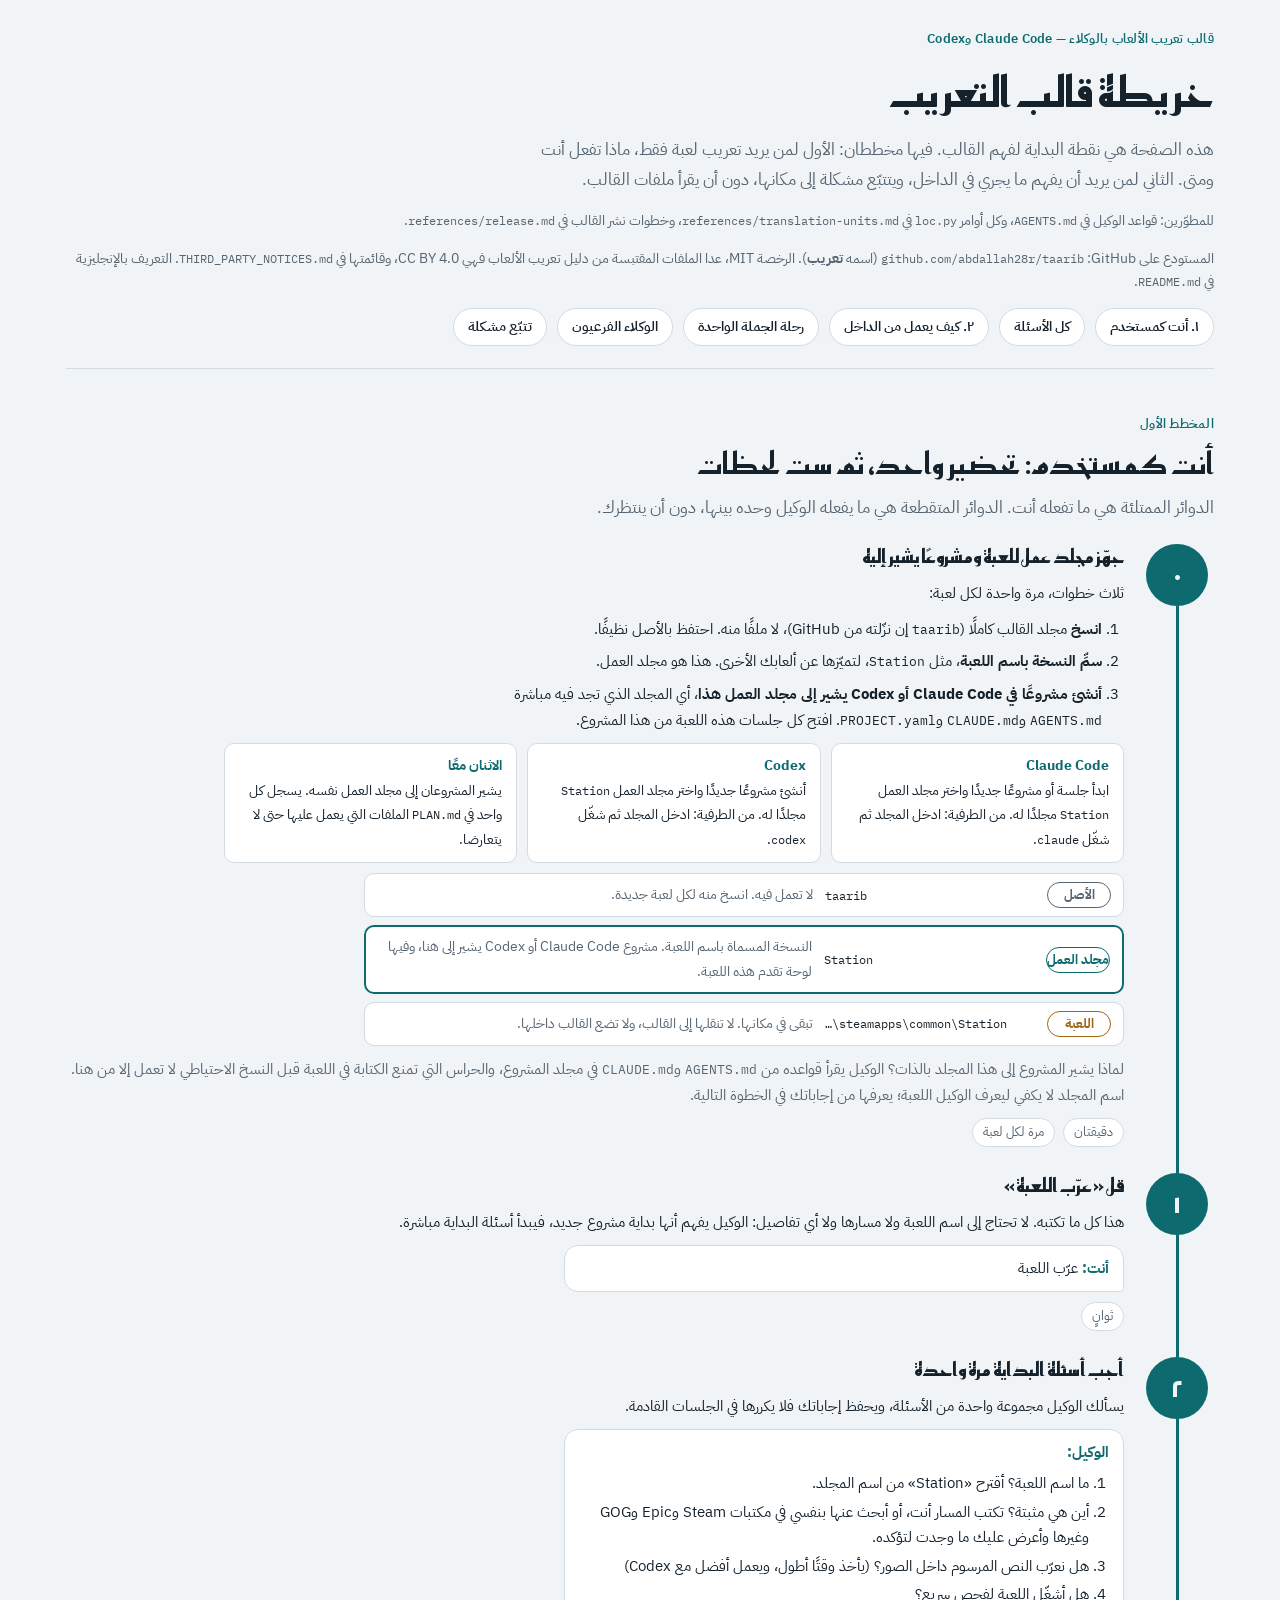
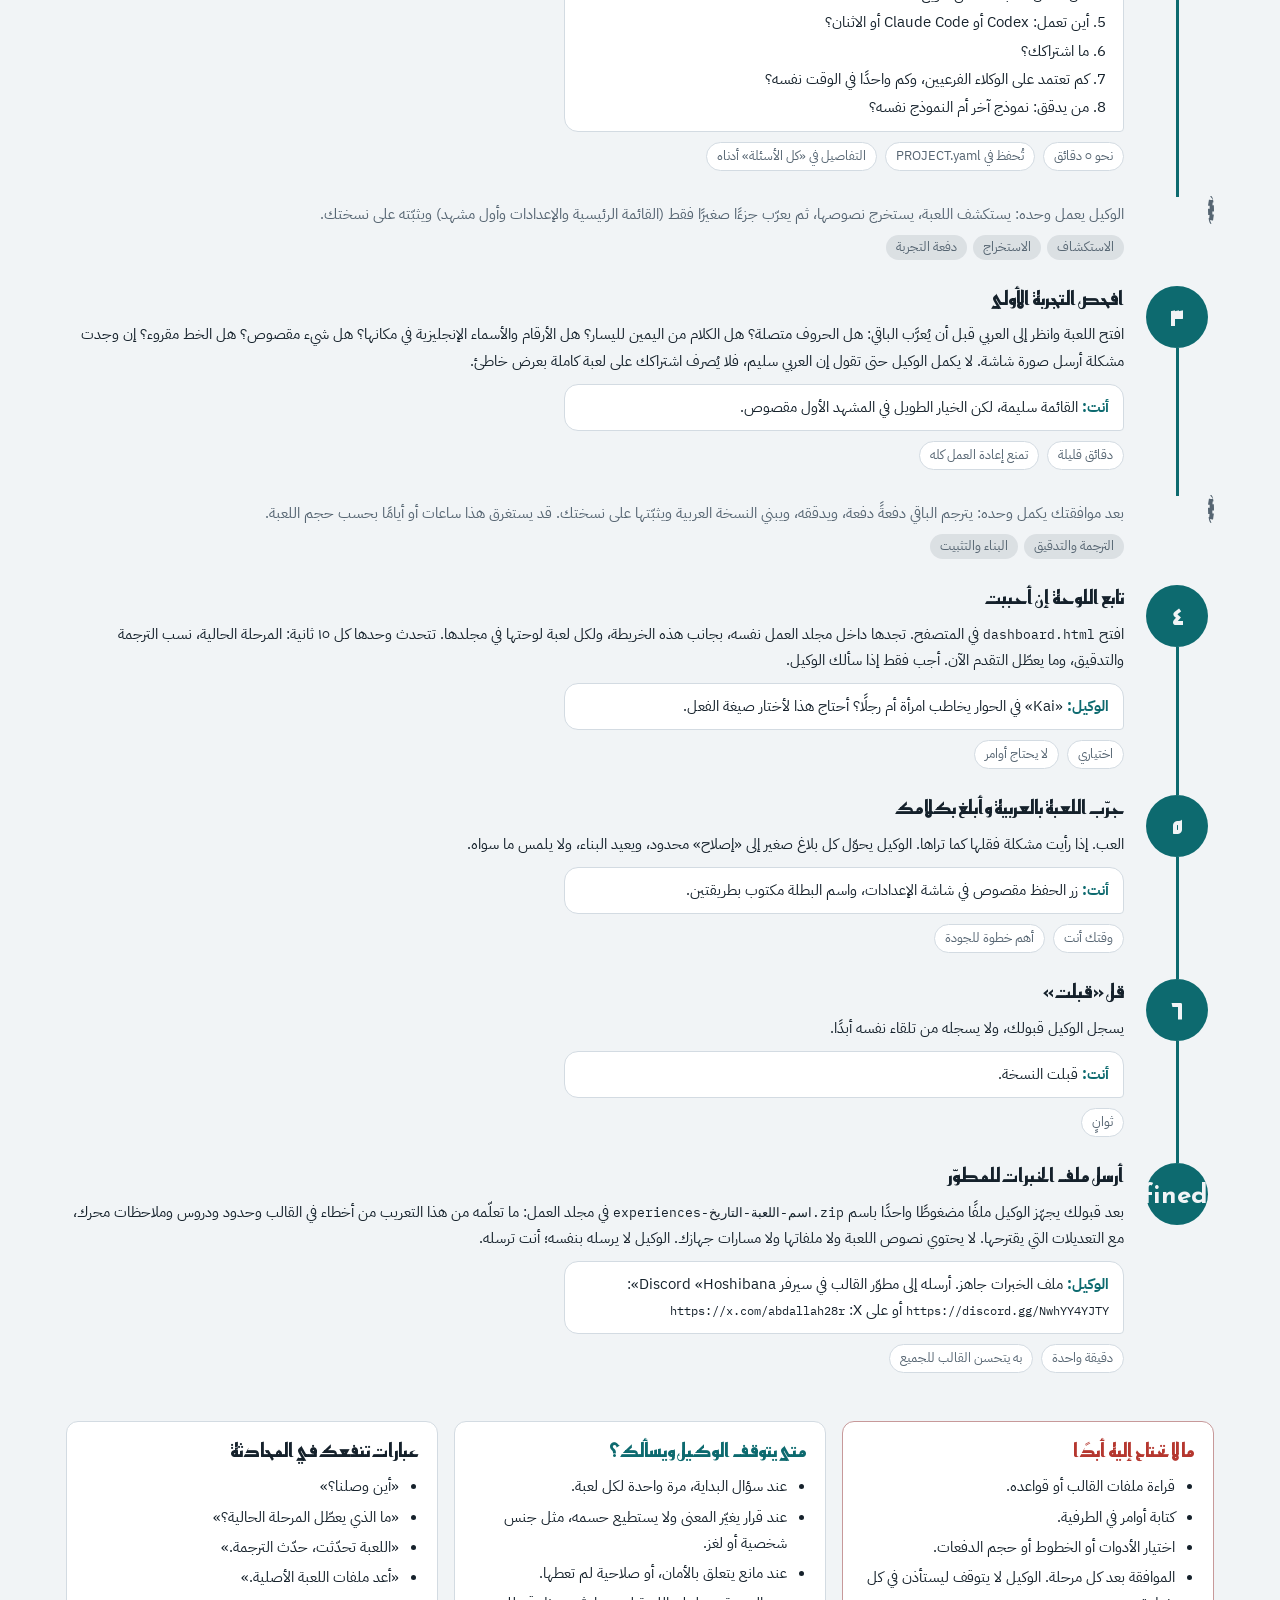
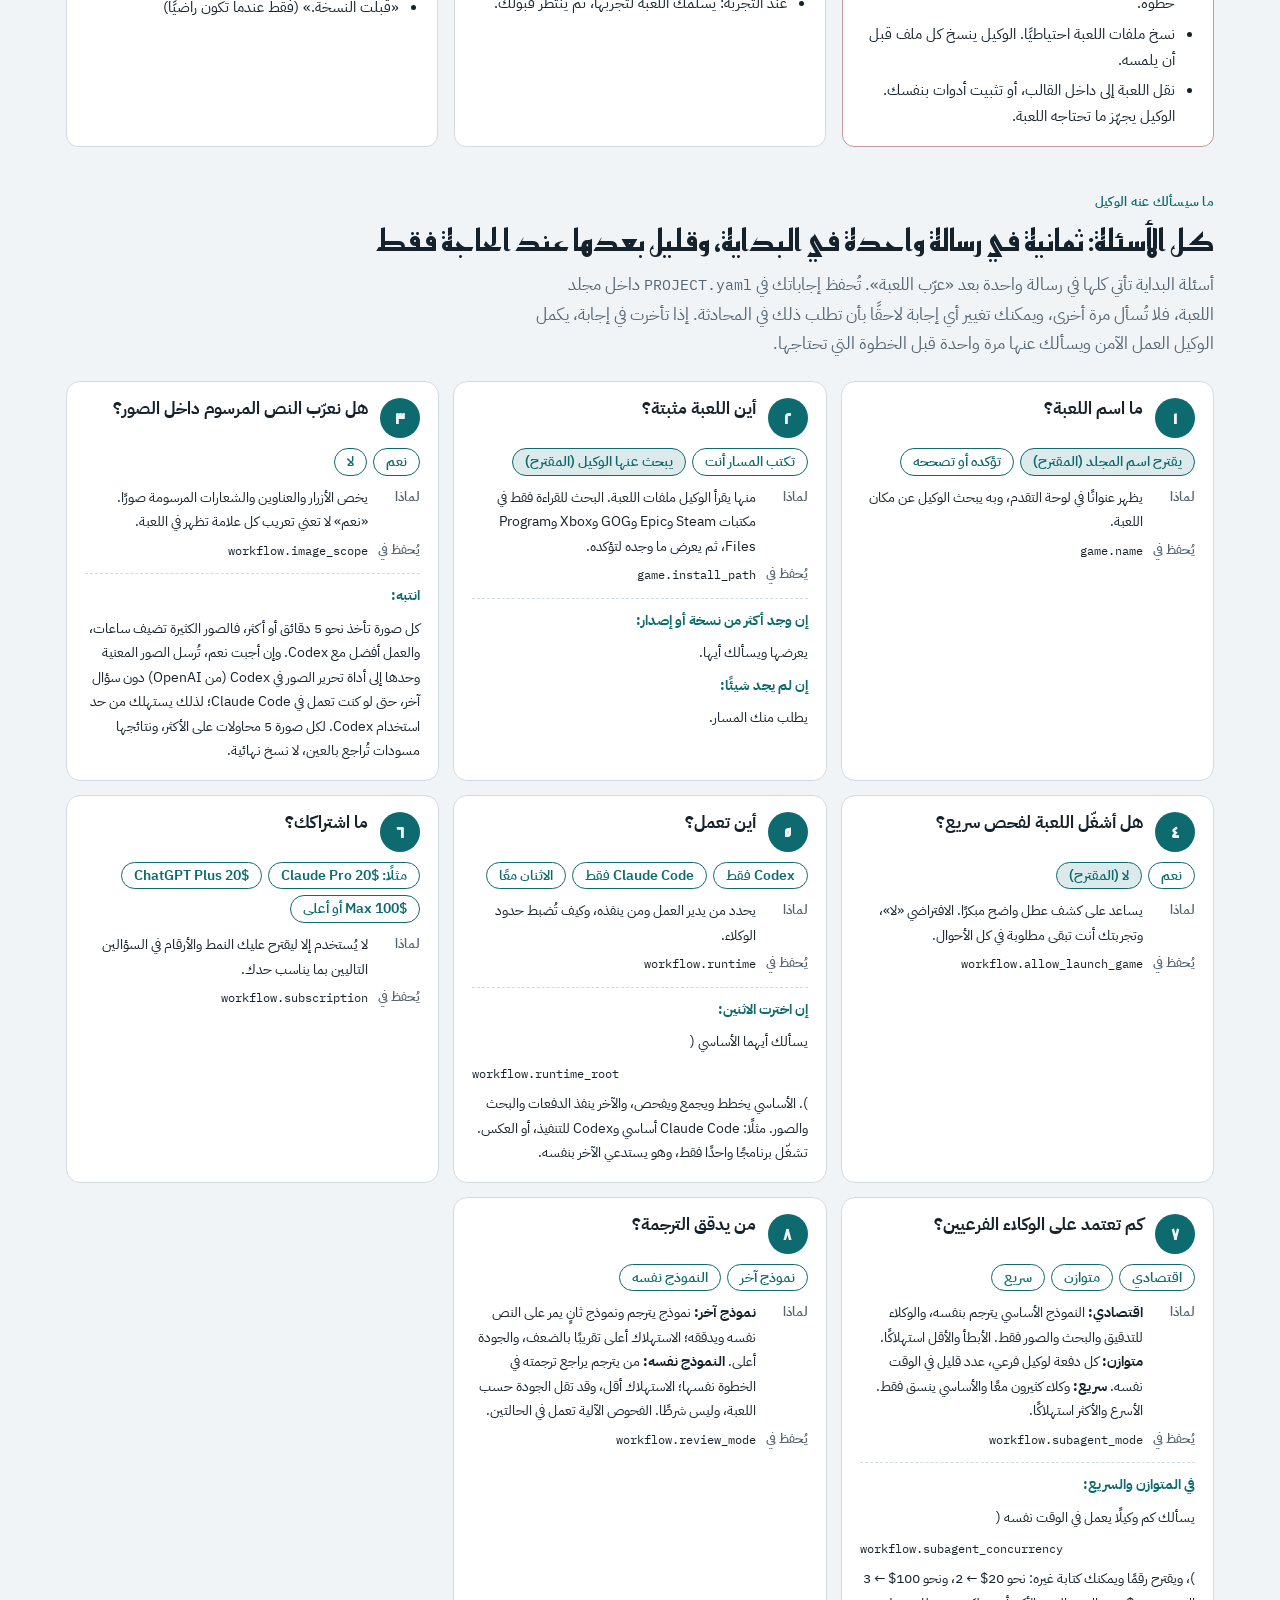
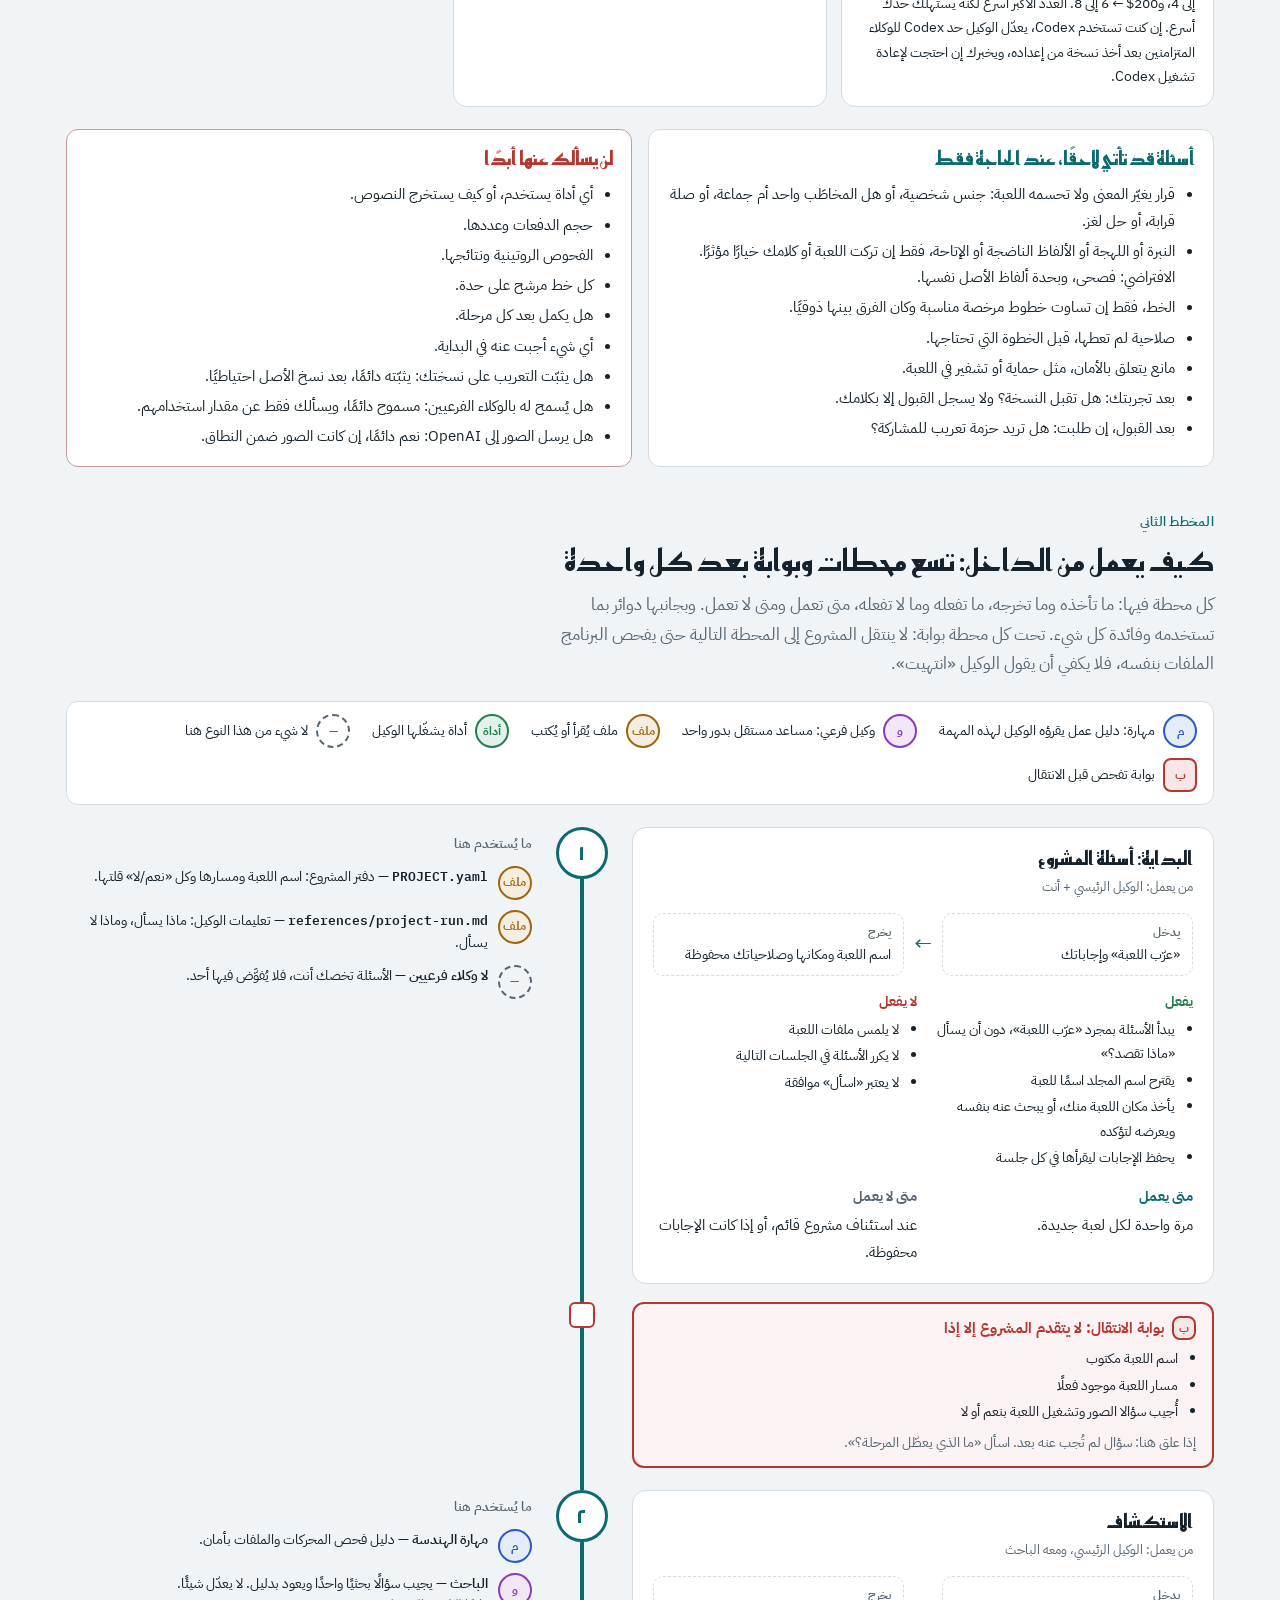
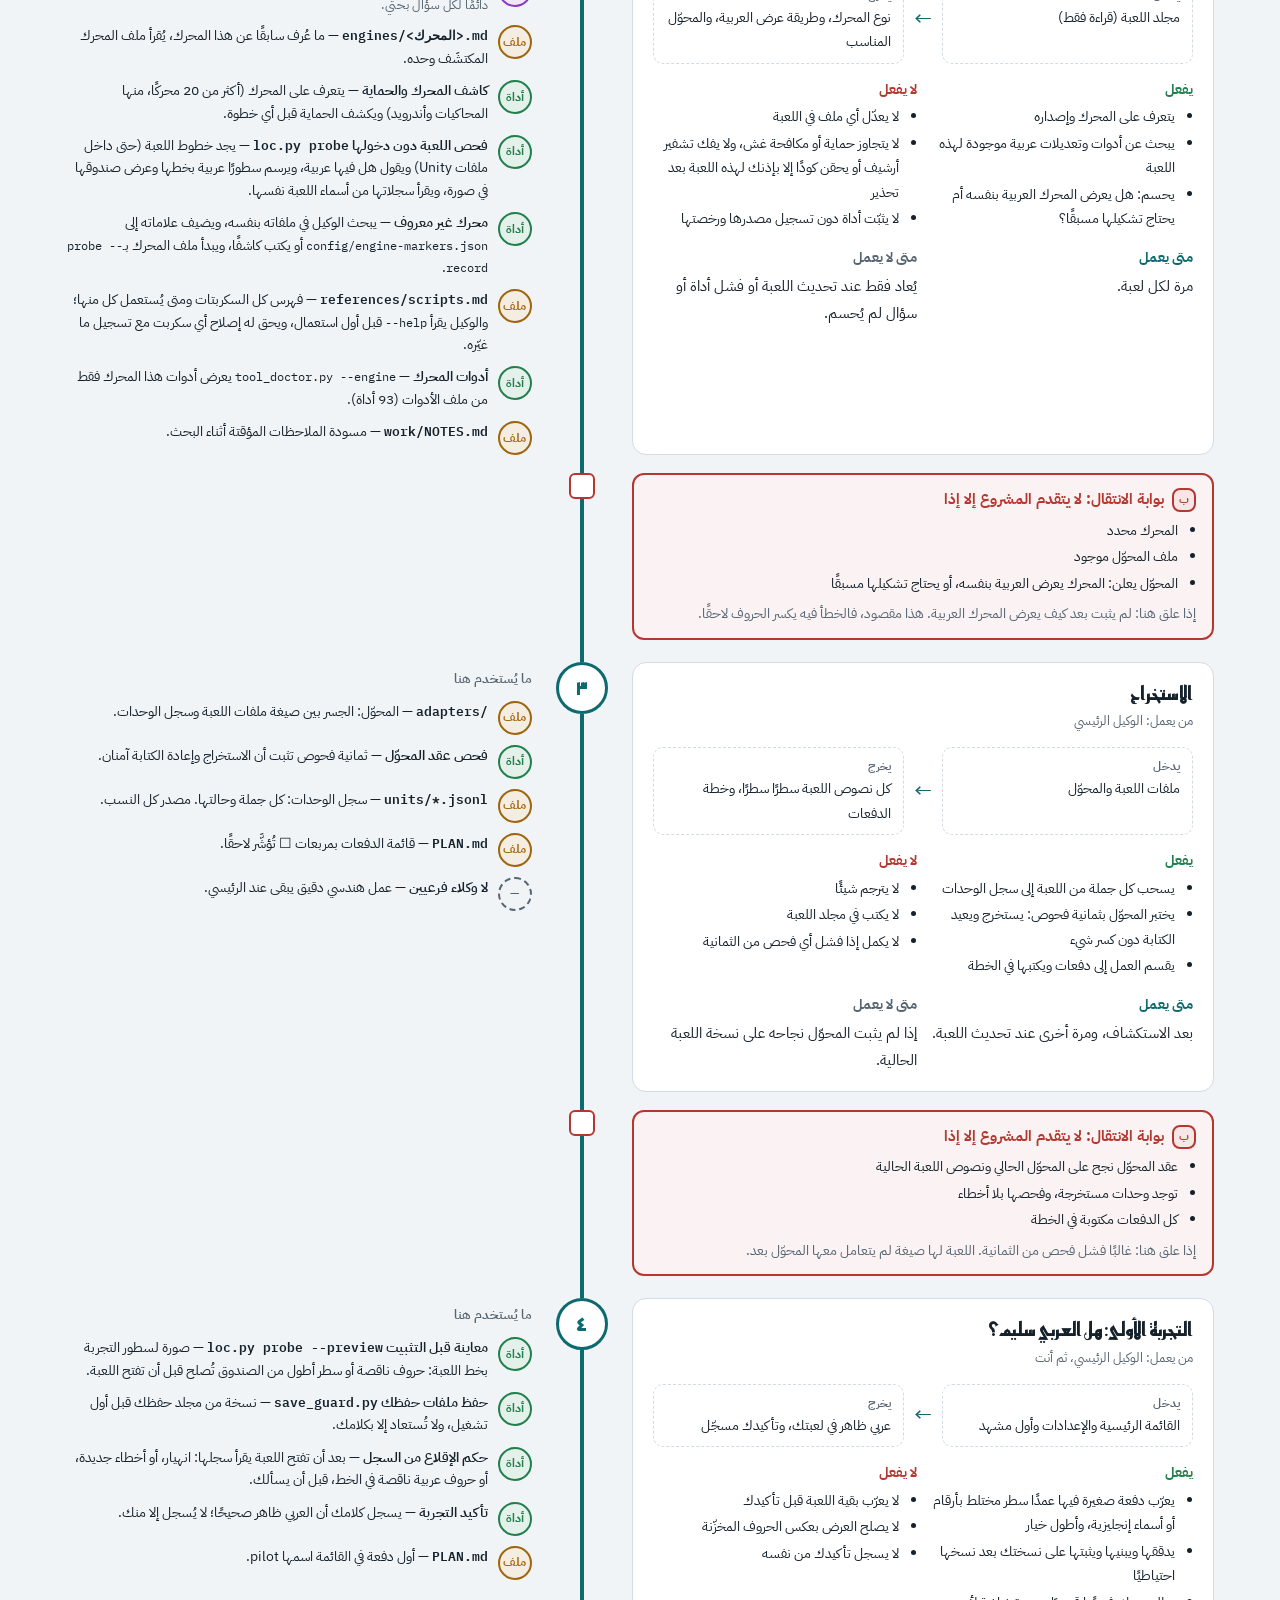
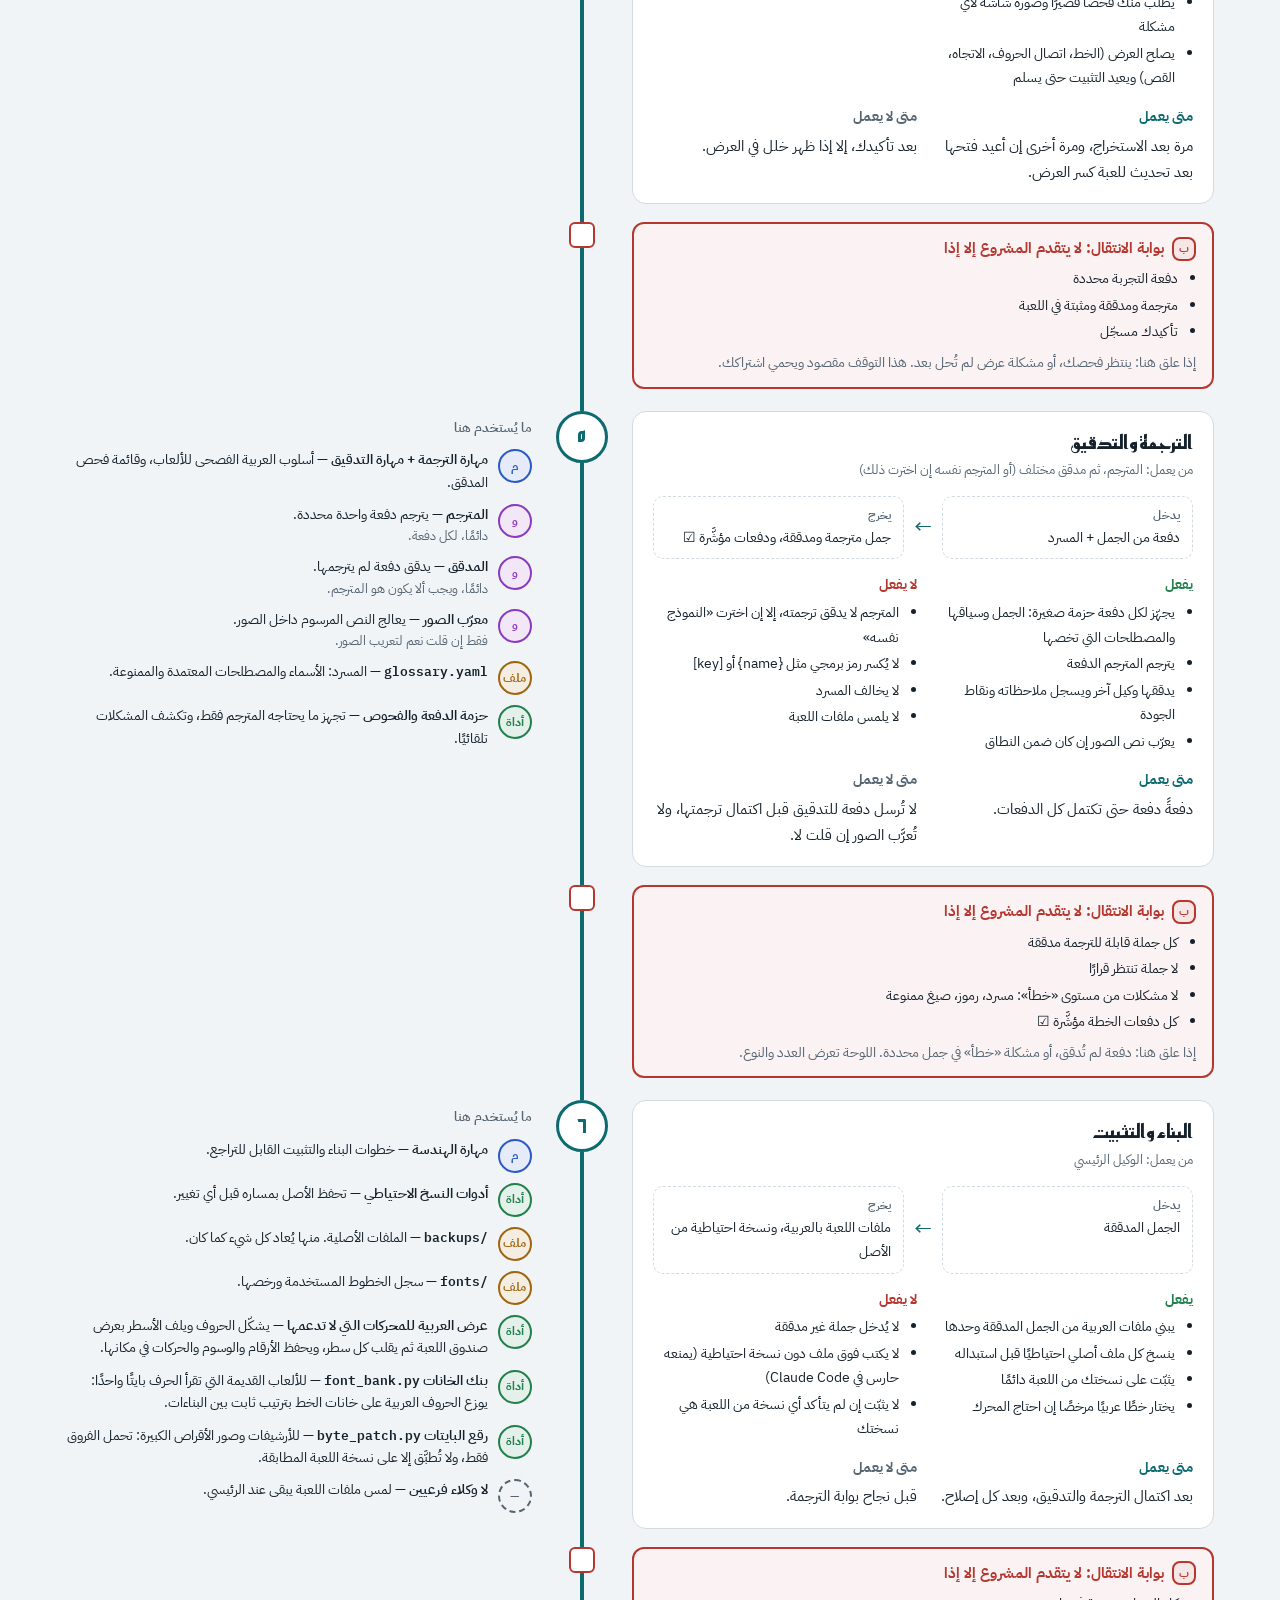
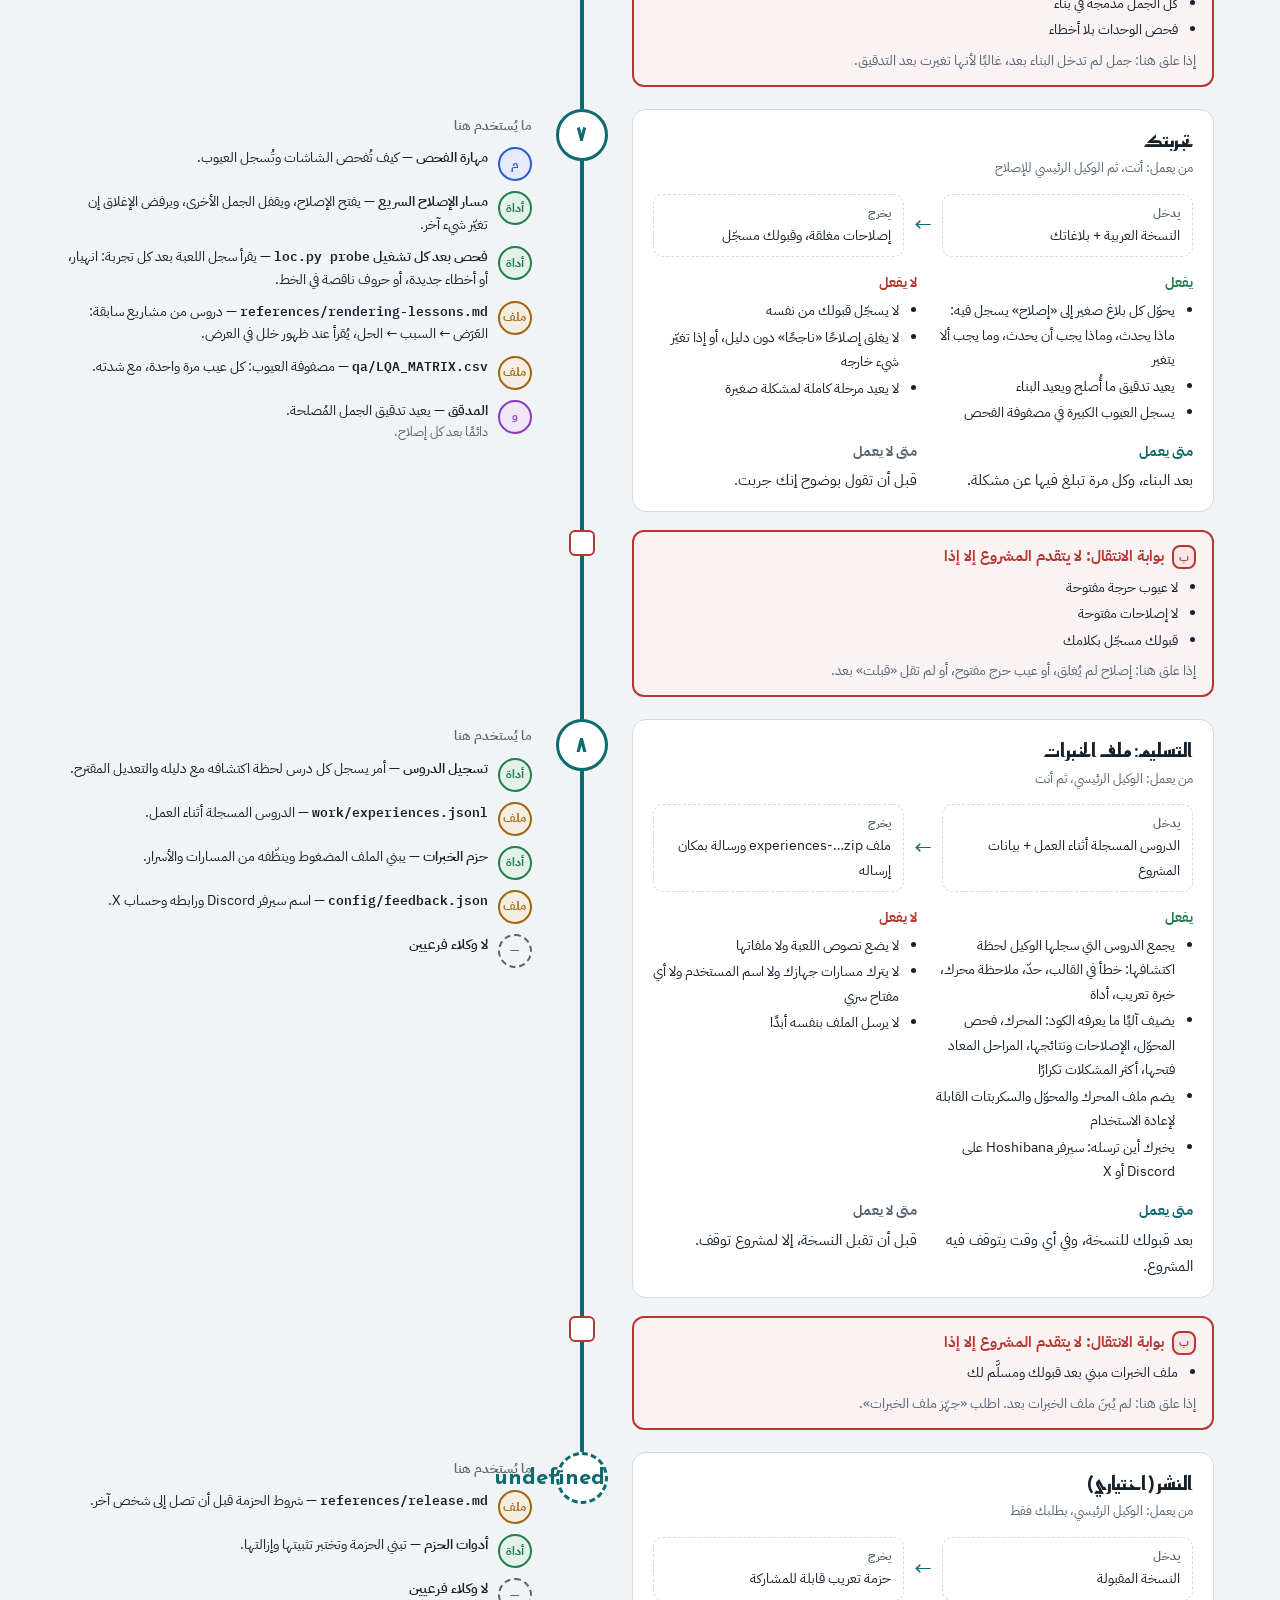
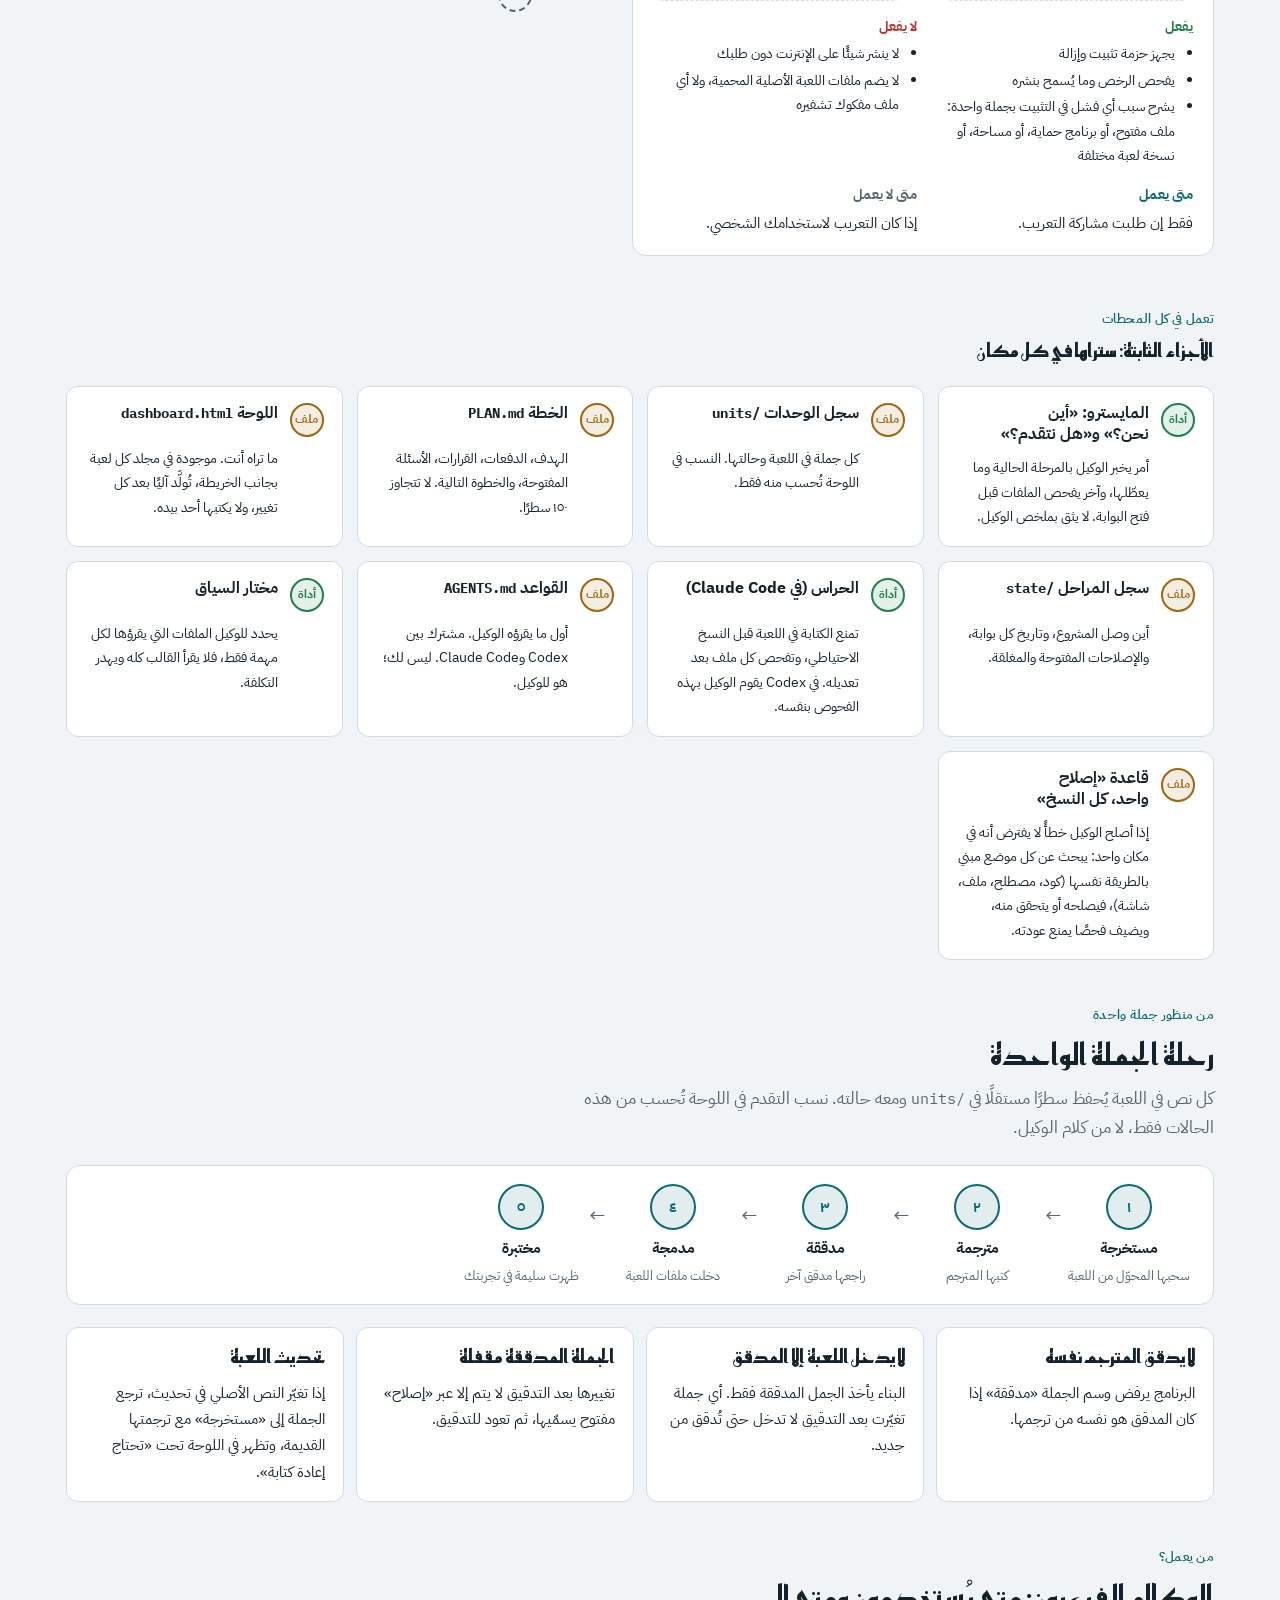
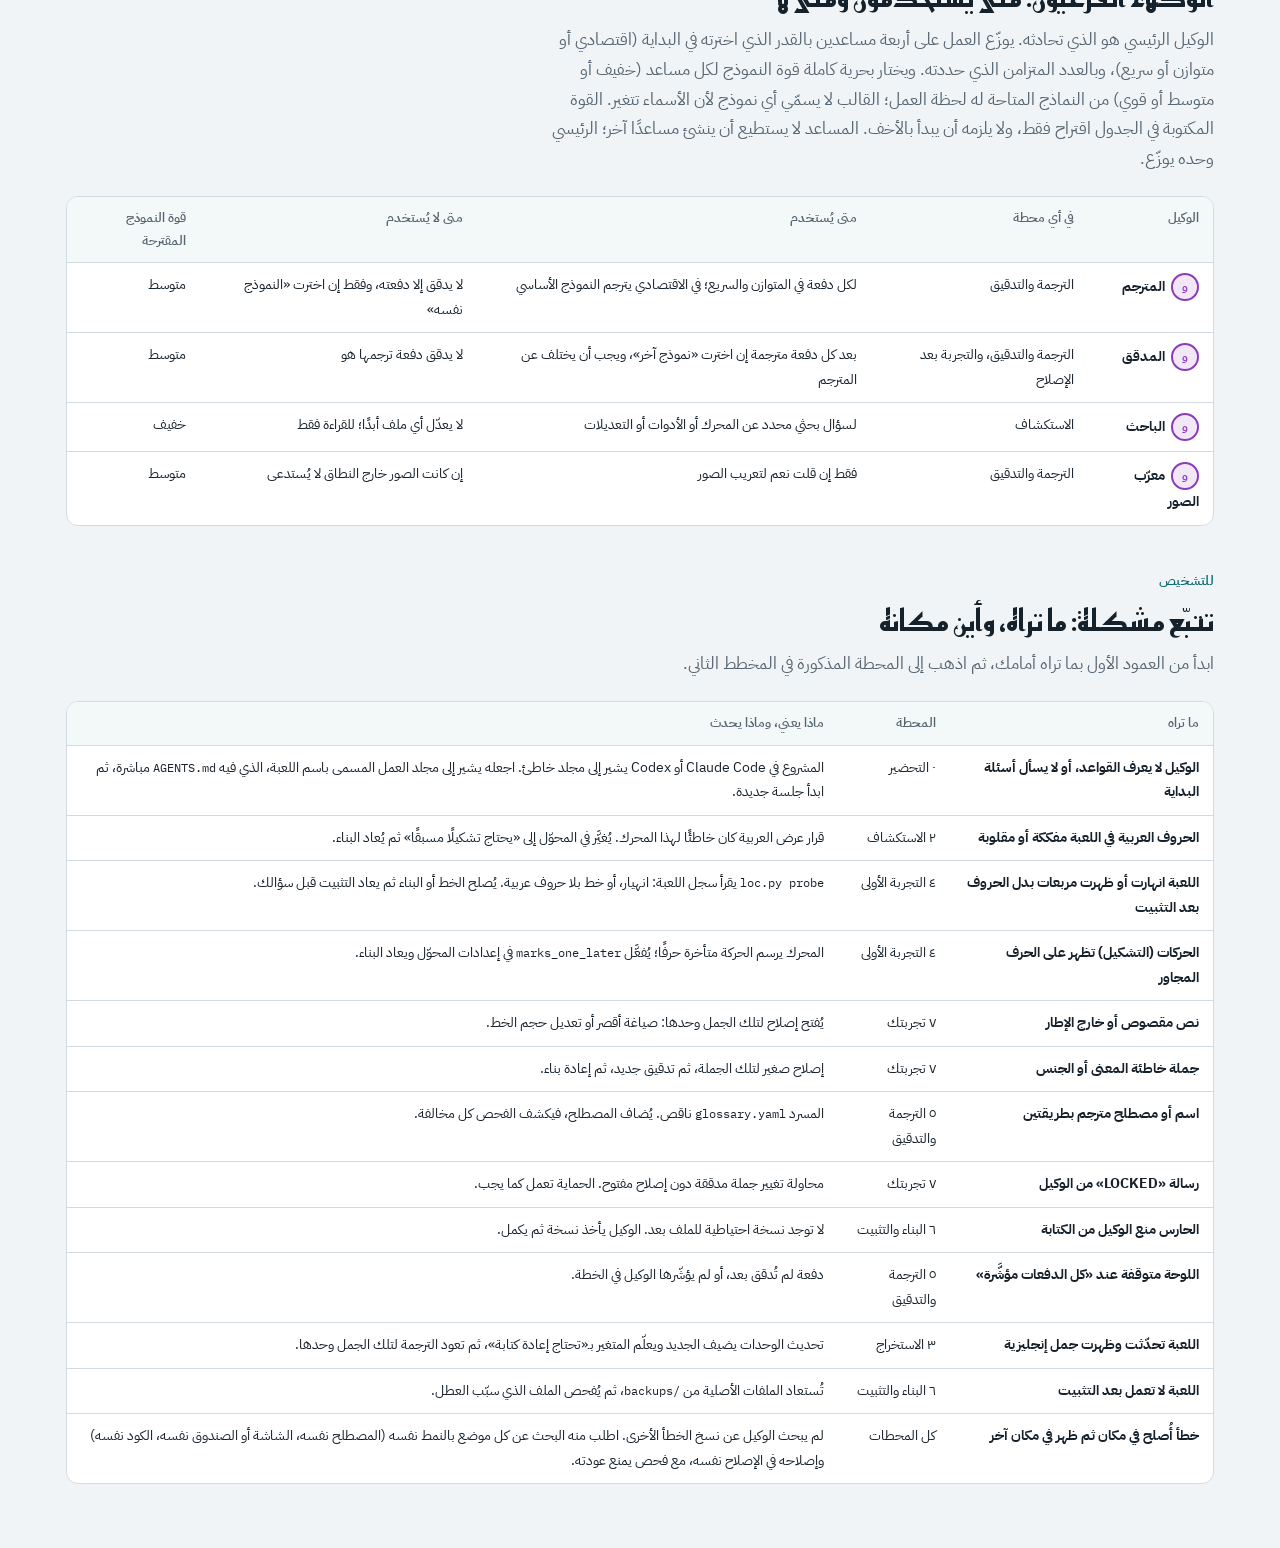
<file: خريطة-القالب.html>
<!doctype html>
<html lang="ar" dir="rtl">
<head>
<meta charset="utf-8">
<meta name="viewport" content="width=device-width,initial-scale=1">
<!-- صفحة شرح للبشر: لا يقرؤها الوكيل ولا تتولد آليًا. حدّثها يدويًا عند تغيير المراحل أو الأدوار. -->
<title>خريطة قالب التعريب</title>
<link rel="preconnect" href="https://fonts.googleapis.com">
<link rel="stylesheet" href="https://fonts.googleapis.com/css2?family=IBM+Plex+Mono:wght@400;500&family=IBM+Plex+Sans+Arabic:wght@400;500;600;700&family=Reem+Kufi:wght@500;700&display=swap">
<style>
/* Layout: a station line (metro map). Each phase is a station: the card on one side, the circles of what it uses on the other, the gate as a door under it. */
:root {
  --bg: #F1F4F6; --surface: #FFFFFF; --ink: #15212B; --muted: #566572; --line: #D3DBE2;
  --accent: #0D6A6F;
  --skill: #2A5BC6; --agent: #8A3BBE; --file: #A0650F; --tool: #22804D; --gate: #B5372F; --you: #0D6A6F;
  --display: "Reem Kufi", "IBM Plex Sans Arabic", "Segoe UI", Tahoma, sans-serif;
  --body: "IBM Plex Sans Arabic", "Segoe UI", Tahoma, sans-serif;
  --mono: "IBM Plex Mono", ui-monospace, Consolas, monospace;
}
@media (prefers-color-scheme: dark) { :root:not([data-theme="light"]) {
  --bg: #0E151C; --surface: #16202A; --ink: #E4EBF0; --muted: #93A2AF; --line: #2A3743;
  --accent: #43B6B8; --skill: #82A5F3; --agent: #C590EA; --file: #E1A94C; --tool: #5FC68C; --gate: #EF7C72; --you: #43B6B8;
  color-scheme: dark } }
:root[data-theme="dark"] {
  --bg: #0E151C; --surface: #16202A; --ink: #E4EBF0; --muted: #93A2AF; --line: #2A3743;
  --accent: #43B6B8; --skill: #82A5F3; --agent: #C590EA; --file: #E1A94C; --tool: #5FC68C; --gate: #EF7C72; --you: #43B6B8;
  color-scheme: dark }

* { box-sizing: border-box }
body { background: var(--bg); color: var(--ink); font-family: var(--body); font-size: 15px; line-height: 1.75; margin: 0 }
.wrap { max-width: 1180px; margin: 0 auto; padding-block: 28px 64px;
  padding-left: max(16px, env(safe-area-inset-left, 0px)); padding-right: max(16px, env(safe-area-inset-right, 0px)) }
h1, h2, h3 { font-family: var(--display); text-wrap: balance; margin: 0; line-height: 1.35 }
h1 { font-size: clamp(28px, 5vw, 42px); font-weight: 700 }
h2 { font-size: clamp(22px, 3.4vw, 30px); font-weight: 700 }
h3 { font-size: 19px; font-weight: 700 }
p { margin: 0 }
code, .mono { font-family: var(--mono); font-size: .86em; direction: ltr; unicode-bidi: isolate }
.muted { color: var(--muted) }
.lead { font-size: 17px; max-width: 68ch; color: var(--muted) }

header.top { display: grid; gap: 14px; padding-bottom: 22px; border-bottom: 1px solid var(--line) }
nav.jump { display: flex; flex-wrap: wrap; gap: 10px }
nav.jump a { text-decoration: none; color: var(--ink); border: 1px solid var(--line); background: var(--surface);
  padding: 6px 14px; border-radius: 999px; font-weight: 600; font-size: 14px }
nav.jump a:hover, nav.jump a:focus-visible { border-color: var(--accent); color: var(--accent); outline: none }

section.part { padding-top: 44px; display: grid; gap: 22px }
.part-head { display: grid; gap: 8px }
.eyebrow { font-size: 13px; font-weight: 600; letter-spacing: .02em; color: var(--accent) }

/* ---------- Part 1: the user's journey ---------- */
.journey { display: grid; gap: 0 }
.step { display: grid; grid-template-columns: 74px minmax(0, 1fr); gap: 16px; position: relative }
.step .rail { display: flex; flex-direction: column; align-items: center }
.big { width: 62px; height: 62px; border-radius: 50%; display: grid; place-items: center; flex: none;
  background: var(--you); color: var(--bg); font-family: var(--display); font-size: 26px; font-weight: 700 }
.rail .stem { width: 3px; flex: 1; background: var(--you); min-height: 24px }
.step:last-child .rail .stem { display: none }
.step-body { padding-bottom: 26px; display: grid; gap: 10px; min-width: 0 }
.say { background: var(--surface); border: 1px solid var(--line); border-radius: 14px 14px 4px 14px; padding: 10px 14px;
  max-width: 560px; font-size: 14.5px }
.say b { color: var(--you) }
.tagrow { display: flex; flex-wrap: wrap; gap: 8px; font-size: 13px }
.tag { border: 1px solid var(--line); border-radius: 999px; padding: 2px 10px; background: var(--surface); color: var(--muted) }
.sub { margin: 0; padding-inline-start: 22px; display: grid; gap: 6px; max-width: 70ch }
.howto { display: grid; grid-template-columns: repeat(3, minmax(0, 1fr)); gap: 10px; max-width: 900px }
.howto > div { background: var(--surface); border: 1px solid var(--line); border-radius: 10px; padding: 10px 14px; font-size: 14px; min-width: 0 }
.howto b { color: var(--you) }
@media (max-width: 760px) { .howto { grid-template-columns: 1fr } }
.say .qs { margin: 6px 0 0; padding-inline-start: 20px; display: grid; gap: 3px }
.tree { display: grid; gap: 8px; max-width: 760px }
.tree .row { display: grid; grid-template-columns: 64px minmax(0, 15em) minmax(0, 1fr); gap: 4px 12px; align-items: center;
  background: var(--surface); border: 1px solid var(--line); border-radius: 10px; padding: 8px 12px; font-size: 14px }
.tree .kind { font-size: 12.5px; font-weight: 700; text-align: center; border-radius: 999px; padding: 1px 0; border: 1.5px solid currentColor }
.tree .path { overflow-wrap: anywhere; text-align: start }
.tree .what { color: var(--muted) }
.tree .origin .kind { color: var(--muted) }
.tree .copy { border: 2px solid var(--you) }
.tree .copy .kind { color: var(--you) }
.tree .game .kind { color: var(--file) }
@media (max-width: 620px) { .tree .row { grid-template-columns: 64px minmax(0, 1fr) } .tree .what { grid-column: 1 / -1 } }
.auto { display: grid; grid-template-columns: 74px minmax(0, 1fr); gap: 16px }
.auto .rail .stem { background: repeating-linear-gradient(var(--muted) 0 6px, transparent 6px 12px); width: 3px }
.auto .ring { width: 30px; height: 30px; border-radius: 50%; border: 3px dashed var(--muted); flex: none }
.auto-body { padding: 4px 0 26px; color: var(--muted); display: grid; gap: 8px; min-width: 0 }
.agent-chips { display: flex; flex-wrap: wrap; gap: 6px }
.agent-chips span { font-size: 13px; border-radius: 999px; padding: 1px 10px; background: color-mix(in srgb, var(--muted) 14%, transparent) }

.side-grid { display: grid; grid-template-columns: repeat(3, minmax(0, 1fr)); gap: 16px }
.panel { background: var(--surface); border: 1px solid var(--line); border-radius: 12px; padding: 16px 18px; display: grid; gap: 10px; align-content: start; min-width: 0 }
.panel ul { margin: 0; padding-inline-start: 20px; display: grid; gap: 4px }
.panel.never { border-color: color-mix(in srgb, var(--gate) 40%, var(--line)) }
.panel.never h3 { color: var(--gate) }
.panel.stop h3 { color: var(--accent) }

/* ---------- Questions ---------- */
.qgrid { display: grid; grid-template-columns: repeat(auto-fill, minmax(320px, 1fr)); gap: 14px }
.q { background: var(--surface); border: 1px solid var(--line); border-radius: 14px; padding: 16px 18px; display: grid; gap: 10px; align-content: start; min-width: 0 }
.q .qhead { display: grid; grid-template-columns: 40px minmax(0, 1fr); gap: 12px; align-items: start }
.q .qn { width: 40px; height: 40px; border-radius: 50%; display: grid; place-items: center; background: var(--you); color: var(--bg);
  font-family: var(--display); font-size: 18px; font-weight: 700 }
.q h3 { font-size: 17px; font-family: var(--body) }
.q .opts { display: flex; flex-wrap: wrap; gap: 6px }
.q .opts span { border: 1.5px solid var(--you); color: var(--you); border-radius: 999px; padding: 1px 12px; font-size: 13.5px; font-weight: 600 }
.q .opts span.def { background: color-mix(in srgb, var(--you) 14%, transparent) }
.q dl { margin: 0; display: grid; grid-template-columns: auto minmax(0, 1fr); gap: 4px 10px; font-size: 14px }
.q dt { color: var(--muted); font-weight: 600; font-size: 13px }
.q dd { margin: 0; min-width: 0; overflow-wrap: anywhere }
.q .follow { border-top: 1px dashed var(--line); padding-top: 10px; display: grid; gap: 8px; font-size: 14px }
.q .follow b { color: var(--you) }
.side-grid.two-col { grid-template-columns: repeat(2, minmax(0, 1fr)) }
@media (max-width: 860px) { .side-grid.two-col { grid-template-columns: 1fr } }

/* ---------- Legend ---------- */
.legend { display: flex; flex-wrap: wrap; gap: 10px 22px; background: var(--surface); border: 1px solid var(--line); border-radius: 12px; padding: 12px 16px }
.legend div { display: flex; align-items: center; gap: 8px; font-size: 14px }

/* the circles */
.dot { width: 34px; height: 34px; border-radius: 50%; display: grid; place-items: center; flex: none;
  font-size: 12px; font-weight: 700; border: 2.5px solid currentColor; background: color-mix(in srgb, currentColor 12%, var(--surface)) }
.dot.skill { color: var(--skill) } .dot.agent { color: var(--agent) } .dot.file { color: var(--file) } .dot.tool { color: var(--tool) }
.dot.none { color: var(--muted); border-style: dashed; background: transparent }
.dot.gate { color: var(--gate); border-radius: 8px }

/* ---------- Part 2: the station line ---------- */
.line { display: grid; gap: 0 }
.station { display: grid; grid-template-columns: minmax(0, 1.25fr) 64px minmax(0, 1fr); gap: 0 18px }
.spine { display: flex; flex-direction: column; align-items: center }
.spine .num { width: 52px; height: 52px; border-radius: 50%; display: grid; place-items: center; flex: none;
  background: var(--surface); border: 3px solid var(--accent); color: var(--accent); font-family: var(--display); font-size: 22px; font-weight: 700 }
.spine .stem { width: 4px; flex: 1; background: var(--accent); min-height: 30px }
.station.optional .spine .num { border-style: dashed }
.station.optional .spine .stem { display: none }
.card { background: var(--surface); border: 1px solid var(--line); border-radius: 14px; padding: 18px 20px; display: grid; gap: 14px; margin-bottom: 18px; min-width: 0; align-content: start }
.card .title { display: grid; gap: 4px }
.card .who { font-size: 13px; color: var(--muted) }
.io { display: grid; grid-template-columns: minmax(0, 1fr) auto minmax(0, 1fr); gap: 10px; align-items: stretch }
.io > div { border: 1px dashed var(--line); border-radius: 10px; padding: 8px 12px; font-size: 14px; min-width: 0 }
.io .lbl { display: block; font-size: 12px; font-weight: 600; color: var(--muted) }
.io .arrow { align-self: center; color: var(--accent); font-size: 22px; border: 0; padding: 0 }
.two { display: grid; grid-template-columns: minmax(0, 1fr) minmax(0, 1fr); gap: 12px }
.two > div { min-width: 0 }
.two h4 { margin: 0 0 4px; font-size: 13.5px; font-weight: 700 }
.two ul { margin: 0; padding-inline-start: 18px; font-size: 14px; display: grid; gap: 2px }
.yes h4 { color: var(--tool) } .no h4 { color: var(--gate) }
.when h4 { color: var(--accent) } .notwhen h4 { color: var(--muted) }

.uses { display: grid; gap: 10px; align-content: start; padding-top: 6px; margin-bottom: 18px; min-width: 0 }
.uses .head { font-size: 13px; font-weight: 600; color: var(--muted) }
.use { display: grid; grid-template-columns: 34px minmax(0, 1fr); gap: 10px; align-items: start }
.use .txt { font-size: 14px; line-height: 1.6; min-width: 0; overflow-wrap: anywhere }
.use .name { font-weight: 600 }
.use .name code { font-size: 13px }
.use .cond { display: block; font-size: 12.5px; color: var(--muted) }

.gate-row { grid-column: 1 / -1; display: grid; grid-template-columns: minmax(0, 1.25fr) 64px minmax(0, 1fr); gap: 0 18px }
.door { grid-column: 1 / 2; border: 2px solid var(--gate); border-radius: 12px; padding: 12px 16px; margin-bottom: 22px;
  background: color-mix(in srgb, var(--gate) 6%, var(--surface)); display: grid; gap: 6px; min-width: 0 }
.door h4 { margin: 0; color: var(--gate); font-size: 14.5px; display: flex; gap: 8px; align-items: center }
.door ul { margin: 0; padding-inline-start: 18px; font-size: 14px; display: grid; gap: 2px }
.door .stuck { font-size: 13.5px; color: var(--muted) }
.gate-row .spine .stem { background: var(--accent) }
.gate-row .spine .lock { width: 26px; height: 26px; border-radius: 6px; border: 2.5px solid var(--gate); background: var(--surface); flex: none }

/* always-on */
.always { display: grid; grid-template-columns: repeat(auto-fill, minmax(260px, 1fr)); gap: 14px }
.always .panel { grid-template-columns: 34px minmax(0, 1fr); align-items: start; gap: 10px 12px }
.always .panel h3 { font-size: 16px; font-family: var(--body) }
.always .panel p { font-size: 14px; grid-column: 2 }

/* sentence life */
.life { display: flex; flex-wrap: wrap; align-items: flex-start; gap: 6px 0; background: var(--surface); border: 1px solid var(--line); border-radius: 14px; padding: 18px }
.life .st { display: grid; justify-items: center; gap: 6px; width: 132px; text-align: center }
.life .st .dot { width: 46px; height: 46px; font-size: 15px; color: var(--accent) }
.life .st b { font-size: 14.5px }
.life .st span { font-size: 12.5px; color: var(--muted); line-height: 1.5 }
.life .ar { align-self: center; color: var(--muted); font-size: 20px; margin-top: -40px; width: 20px; text-align: center }
.life-notes { display: grid; grid-template-columns: repeat(auto-fit, minmax(240px, 1fr)); gap: 12px }

/* agents table + trouble table */
.tbl-wrap { overflow-x: auto; border: 1px solid var(--line); border-radius: 12px; background: var(--surface) }
table { border-collapse: collapse; width: 100%; min-width: 720px; font-size: 14px }
th, td { text-align: start; padding: 10px 14px; border-bottom: 1px solid var(--line); vertical-align: top }
th { font-size: 13px; color: var(--muted); font-weight: 600; background: color-mix(in srgb, var(--accent) 5%, var(--surface)) }
tr:last-child td { border-bottom: 0 }
td .dot { width: 28px; height: 28px; display: inline-grid; vertical-align: middle; margin-inline-end: 6px }

@media (max-width: 860px) {
  .side-grid { grid-template-columns: 1fr }
  .station, .gate-row { grid-template-columns: 44px minmax(0, 1fr) }
  .station .spine, .gate-row .spine { grid-column: 1; grid-row: 1 / span 2 }
  .station .card, .station .uses { grid-column: 2 }
  .door { grid-column: 2 }
  .spine .num { width: 40px; height: 40px; font-size: 18px }
  .two { grid-template-columns: 1fr }
  .uses { margin-top: -6px; padding: 0 4px 18px }
}
@media (max-width: 520px) {
  .io { grid-template-columns: 1fr }
  .io .arrow { transform: rotate(-90deg); justify-self: center }
  .step, .auto { grid-template-columns: 52px minmax(0, 1fr); gap: 12px }
  .big { width: 46px; height: 46px; font-size: 20px }
  .life .st { width: 50% }
  .life .ar { display: none }
}
@media (prefers-reduced-motion: no-preference) { nav.jump a { transition: border-color .15s, color .15s } }
</style>
</head>
<body>
<div class="wrap" dir="rtl" lang="ar">
  <header class="top">
    <span class="eyebrow">قالب تعريب الألعاب بالوكلاء — Claude Code وCodex</span>
    <h1>خريطة قالب التعريب</h1>
    <p class="lead">هذه الصفحة هي نقطة البداية لفهم القالب. فيها مخططان: الأول لمن يريد تعريب لعبة فقط، ماذا تفعل أنت ومتى. الثاني لمن يريد أن يفهم ما يجري في الداخل، ويتتبّع مشكلة إلى مكانها، دون أن يقرأ ملفات القالب.</p>
    <p class="muted" style="font-size:13.5px">للمطوّرين: قواعد الوكيل في <code>AGENTS.md</code>، وكل أوامر <code>loc.py</code> في <code>references/translation-units.md</code>، وخطوات نشر القالب في <code>references/release.md</code>.</p>
    <p class="muted" style="font-size:13.5px">المستودع على GitHub: <code>github.com/abdallah28r/taarib</code> (اسمه <b>تعريب</b>). الرخصة MIT، عدا الملفات المقتبسة من دليل تعريب الألعاب فهي CC BY 4.0، وقائمتها في <code>THIRD_PARTY_NOTICES.md</code>. التعريف بالإنجليزية في <code>README.md</code>.</p>
    <nav class="jump" aria-label="أقسام الصفحة">
      <a href="#user">١. أنت كمستخدم</a>
      <a href="#questions">كل الأسئلة</a>
      <a href="#system">٢. كيف يعمل من الداخل</a>
      <a href="#life">رحلة الجملة الواحدة</a>
      <a href="#agents">الوكلاء الفرعيون</a>
      <a href="#trouble">تتبّع مشكلة</a>
    </nav>
  </header>

  <!-- ===================== PART 1 ===================== -->
  <section class="part" id="user">
    <div class="part-head">
      <span class="eyebrow">المخطط الأول</span>
      <h2>أنت كمستخدم: تحضير واحد، ثم ست لحظات</h2>
      <p class="lead">الدوائر الممتلئة هي ما تفعله أنت. الدوائر المتقطعة هي ما يفعله الوكيل وحده بينها، دون أن ينتظرك.</p>
    </div>

    <div class="journey" id="journey"></div>

    <div class="side-grid">
      <div class="panel never">
        <h3>ما لا تحتاج إليه أبدًا</h3>
        <ul>
          <li>قراءة ملفات القالب أو قواعده.</li>
          <li>كتابة أوامر في الطرفية.</li>
          <li>اختيار الأدوات أو الخطوط أو حجم الدفعات.</li>
          <li>الموافقة بعد كل مرحلة. الوكيل لا يتوقف ليستأذن في كل خطوة.</li>
          <li>نسخ ملفات اللعبة احتياطيًا. الوكيل ينسخ كل ملف قبل أن يلمسه.</li>
          <li>نقل اللعبة إلى داخل القالب، أو تثبيت أدوات بنفسك. الوكيل يجهّز ما تحتاجه اللعبة.</li>
        </ul>
      </div>
      <div class="panel stop">
        <h3>متى يتوقف الوكيل ويسألك؟</h3>
        <ul>
          <li>عند سؤال البداية، مرة واحدة لكل لعبة.</li>
          <li>عند قرار يغيّر المعنى ولا يستطيع حسمه، مثل جنس شخصية أو لغز.</li>
          <li>عند مانع يتعلق بالأمان، أو صلاحية لم تعطها.</li>
          <li>عند التجربة: يسلمك اللعبة لتجربها، ثم ينتظر قبولك.</li>
        </ul>
      </div>
      <div class="panel">
        <h3>عبارات تنفعك في المحادثة</h3>
        <ul>
          <li>«أين وصلنا؟»</li>
          <li>«ما الذي يعطّل المرحلة الحالية؟»</li>
          <li>«اللعبة تحدّثت، حدّث الترجمة.»</li>
          <li>«أعد ملفات اللعبة الأصلية.»</li>
          <li>«قبلت النسخة.» (فقط عندما تكون راضيًا)</li>
        </ul>
      </div>
    </div>
  </section>

  <section class="part" id="questions">
    <div class="part-head">
      <span class="eyebrow">ما سيسألك عنه الوكيل</span>
      <h2>كل الأسئلة: ثمانية في رسالة واحدة في البداية، وقليل بعدها عند الحاجة فقط</h2>
      <p class="lead">أسئلة البداية تأتي كلها في رسالة واحدة بعد «عرّب اللعبة». تُحفظ إجاباتك في <code>PROJECT.yaml</code> داخل مجلد اللعبة، فلا تُسأل مرة أخرى، ويمكنك تغيير أي إجابة لاحقًا بأن تطلب ذلك في المحادثة. إذا تأخرت في إجابة، يكمل الوكيل العمل الآمن ويسألك عنها مرة واحدة قبل الخطوة التي تحتاجها.</p>
    </div>
    <div class="qgrid" id="intake-questions"></div>
    <div class="side-grid two-col">
      <div class="panel stop">
        <h3>أسئلة قد تأتي لاحقًا، عند الحاجة فقط</h3>
        <ul id="later-questions"></ul>
      </div>
      <div class="panel never">
        <h3>لن يسألك عنها أبدًا</h3>
        <ul>
          <li>أي أداة يستخدم، أو كيف يستخرج النصوص.</li>
          <li>حجم الدفعات وعددها.</li>
          <li>الفحوص الروتينية ونتائجها.</li>
          <li>كل خط مرشح على حدة.</li>
          <li>هل يكمل بعد كل مرحلة.</li>
          <li>أي شيء أجبت عنه في البداية.</li>
          <li>هل يثبّت التعريب على نسختك: يثبّته دائمًا، بعد نسخ الأصل احتياطيًا.</li>
          <li>هل يُسمح له بالوكلاء الفرعيين: مسموح دائمًا، ويسألك فقط عن مقدار استخدامهم.</li>
          <li>هل يرسل الصور إلى OpenAI: نعم دائمًا، إن كانت الصور ضمن النطاق.</li>
        </ul>
      </div>
    </div>
  </section>

  <!-- ===================== PART 2 ===================== -->
  <section class="part" id="system">
    <div class="part-head">
      <span class="eyebrow">المخطط الثاني</span>
      <h2>كيف يعمل من الداخل: تسع محطات وبوابة بعد كل واحدة</h2>
      <p class="lead">كل محطة فيها: ما تأخذه وما تخرجه، ما تفعله وما لا تفعله، متى تعمل ومتى لا تعمل. وبجانبها دوائر بما تستخدمه وفائدة كل شيء. تحت كل محطة بوابة: لا ينتقل المشروع إلى المحطة التالية حتى يفحص البرنامج الملفات بنفسه، فلا يكفي أن يقول الوكيل «انتهيت».</p>
    </div>

    <div class="legend" aria-label="مفتاح الدوائر">
      <div><span class="dot skill">م</span> مهارة: دليل عمل يقرؤه الوكيل لهذه المهمة</div>
      <div><span class="dot agent">و</span> وكيل فرعي: مساعد مستقل بدور واحد</div>
      <div><span class="dot file">ملف</span> ملف يُقرأ أو يُكتب</div>
      <div><span class="dot tool">أداة</span> أداة يشغّلها الوكيل</div>
      <div><span class="dot none">—</span> لا شيء من هذا النوع هنا</div>
      <div><span class="dot gate">ب</span> بوابة تفحص قبل الانتقال</div>
    </div>

    <div class="line" id="stations"></div>

    <div class="part-head" style="padding-top:12px">
      <span class="eyebrow">تعمل في كل المحطات</span>
      <h3>الأجزاء الثابتة: ستراها في كل مكان</h3>
    </div>
    <div class="always" id="always"></div>
  </section>

  <section class="part" id="life">
    <div class="part-head">
      <span class="eyebrow">من منظور جملة واحدة</span>
      <h2>رحلة الجملة الواحدة</h2>
      <p class="lead">كل نص في اللعبة يُحفظ سطرًا مستقلًا في <code>units/</code> ومعه حالته. نسب التقدم في اللوحة تُحسب من هذه الحالات فقط، لا من كلام الوكيل.</p>
    </div>
    <div class="life" id="lifeline"></div>
    <div class="life-notes">
      <div class="panel"><h3>لا يدقق المترجم نفسه</h3><p>البرنامج يرفض وسم الجملة «مدققة» إذا كان المدقق هو نفسه من ترجمها.</p></div>
      <div class="panel"><h3>لا يدخل اللعبة إلا المدقق</h3><p>البناء يأخذ الجمل المدققة فقط. أي جملة تغيّرت بعد التدقيق لا تدخل حتى تُدقق من جديد.</p></div>
      <div class="panel"><h3>الجملة المدققة مقفلة</h3><p>تغييرها بعد التدقيق لا يتم إلا عبر «إصلاح» مفتوح يسمّيها، ثم تعود للتدقيق.</p></div>
      <div class="panel"><h3>تحديث اللعبة</h3><p>إذا تغيّر النص الأصلي في تحديث، ترجع الجملة إلى «مستخرجة» مع ترجمتها القديمة، وتظهر في اللوحة تحت «تحتاج إعادة كتابة».</p></div>
    </div>
  </section>

  <section class="part" id="agents">
    <div class="part-head">
      <span class="eyebrow">من يعمل؟</span>
      <h2>الوكلاء الفرعيون: متى يُستخدمون ومتى لا</h2>
      <p class="lead">الوكيل الرئيسي هو الذي تحادثه. يوزّع العمل على أربعة مساعدين بالقدر الذي اخترته في البداية (اقتصادي أو متوازن أو سريع)، وبالعدد المتزامن الذي حددته. ويختار بحرية كاملة قوة النموذج لكل مساعد (خفيف أو متوسط أو قوي) من النماذج المتاحة له لحظة العمل؛ القالب لا يسمّي أي نموذج لأن الأسماء تتغير. القوة المكتوبة في الجدول اقتراح فقط، ولا يلزمه أن يبدأ بالأخف. المساعد لا يستطيع أن ينشئ مساعدًا آخر؛ الرئيسي وحده يوزّع.</p>
    </div>
    <div class="tbl-wrap"><table id="agent-table"></table></div>
  </section>

  <section class="part" id="trouble">
    <div class="part-head">
      <span class="eyebrow">للتشخيص</span>
      <h2>تتبّع مشكلة: ما تراه، وأين مكانه</h2>
      <p class="lead">ابدأ من العمود الأول بما تراه أمامك، ثم اذهب إلى المحطة المذكورة في المخطط الثاني.</p>
    </div>
    <div class="tbl-wrap"><table id="trouble-table"></table></div>
  </section>
</div>

<script>
const KIND = { skill: "م", agent: "و", file: "ملف", tool: "أداة", none: "—" };
const esc = s => s.replace(/[&<>]/g, c => ({ "&": "&amp;", "<": "&lt;", ">": "&gt;" })[c]);
const rich = s => esc(s).replace(/`([^`]+)`/g, '<code>$1</code>');

/* ---------- Part 1 data ---------- */
const JOURNEY = [
  { you: true, title: "جهّز مجلد عمل للعبة ومشروعًا يشير إليه",
    text: "ثلاث خطوات، مرة واحدة لكل لعبة:",
    sub: [
      "<b>انسخ</b> مجلد القالب كاملًا (<code>taarib</code> إن نزّلته من GitHub)، لا ملفًا منه. احتفظ بالأصل نظيفًا.",
      "<b>سمِّ النسخة باسم اللعبة</b>، مثل <code>Station</code>، لتميّزها عن ألعابك الأخرى. هذا هو مجلد العمل.",
      "<b>أنشئ مشروعًا في Claude Code أو Codex يشير إلى مجلد العمل هذا</b>، أي المجلد الذي تجد فيه مباشرة <code>AGENTS.md</code> و<code>CLAUDE.md</code> و<code>PROJECT.yaml</code>. افتح كل جلسات هذه اللعبة من هذا المشروع.",
    ],
    howto: [
      ["Claude Code", "ابدأ جلسة أو مشروعًا جديدًا واختر مجلد العمل <code>Station</code> مجلدًا له. من الطرفية: ادخل المجلد ثم شغّل <code>claude</code>."],
      ["Codex", "أنشئ مشروعًا جديدًا واختر مجلد العمل <code>Station</code> مجلدًا له. من الطرفية: ادخل المجلد ثم شغّل <code>codex</code>."],
      ["الاثنان معًا", "يشير المشروعان إلى مجلد العمل نفسه. يسجل كل واحد في <code>PLAN.md</code> الملفات التي يعمل عليها حتى لا يتعارضا."],
    ],
    tree: [
      ["origin", "الأصل", "taarib", "لا تعمل فيه. انسخ منه لكل لعبة جديدة."],
      ["copy", "مجلد العمل", "Station", "النسخة المسماة باسم اللعبة. مشروع Claude Code أو Codex يشير إلى هنا، وفيها لوحة تقدم هذه اللعبة."],
      ["game", "اللعبة", "…\\steamapps\\common\\Station", "تبقى في مكانها. لا تنقلها إلى القالب، ولا تضع القالب داخلها."],
    ],
    note: "لماذا يشير المشروع إلى هذا المجلد بالذات؟ الوكيل يقرأ قواعده من <code>AGENTS.md</code> و<code>CLAUDE.md</code> في مجلد المشروع، والحراس التي تمنع الكتابة في اللعبة قبل النسخ الاحتياطي لا تعمل إلا من هنا. اسم المجلد لا يكفي ليعرف الوكيل اللعبة؛ يعرفها من إجاباتك في الخطوة التالية.",
    tags: ["دقيقتان", "مرة لكل لعبة"] },
  { you: true, title: "قل «عرّب اللعبة»",
    text: "هذا كل ما تكتبه. لا تحتاج إلى اسم اللعبة ولا مسارها ولا أي تفاصيل: الوكيل يفهم أنها بداية مشروع جديد، فيبدأ أسئلة البداية مباشرة.",
    say: "<b>أنت:</b> عرّب اللعبة",
    tags: ["ثوانٍ"] },
  { you: true, title: "أجب أسئلة البداية مرة واحدة",
    text: "يسألك الوكيل مجموعة واحدة من الأسئلة، ويحفظ إجاباتك فلا يكررها في الجلسات القادمة.",
    say: "<b>الوكيل:</b><ol class=\"qs\"><li>ما اسم اللعبة؟ أقترح «Station» من اسم المجلد.</li><li>أين هي مثبتة؟ تكتب المسار أنت، أو أبحث عنها بنفسي في مكتبات Steam وEpic وGOG وغيرها وأعرض عليك ما وجدت لتؤكده.</li><li>هل نعرّب النص المرسوم داخل الصور؟ (يأخذ وقتًا أطول، ويعمل أفضل مع Codex)</li><li>هل أشغّل اللعبة لفحص سريع؟</li><li>أين تعمل: Codex أو Claude Code أو الاثنان؟</li><li>ما اشتراكك؟</li><li>كم تعتمد على الوكلاء الفرعيين، وكم واحدًا في الوقت نفسه؟</li><li>من يدقق: نموذج آخر أم النموذج نفسه؟</li></ol>",
    tags: ["نحو ٥ دقائق", "تُحفظ في PROJECT.yaml", "التفاصيل في «كل الأسئلة» أدناه"] },
  { auto: true, text: "الوكيل يعمل وحده: يستكشف اللعبة، يستخرج نصوصها، ثم يعرّب جزءًا صغيرًا فقط (القائمة الرئيسية والإعدادات وأول مشهد) ويثبّته على نسختك.",
    chips: ["الاستكشاف", "الاستخراج", "دفعة التجربة"] },
  { you: true, title: "افحص التجربة الأولى",
    text: "افتح اللعبة وانظر إلى العربي قبل أن يُعرَّب الباقي: هل الحروف متصلة؟ هل الكلام من اليمين لليسار؟ هل الأرقام والأسماء الإنجليزية في مكانها؟ هل شيء مقصوص؟ هل الخط مقروء؟ إن وجدت مشكلة أرسل صورة شاشة. لا يكمل الوكيل حتى تقول إن العربي سليم، فلا يُصرف اشتراكك على لعبة كاملة بعرض خاطئ.",
    say: "<b>أنت:</b> القائمة سليمة، لكن الخيار الطويل في المشهد الأول مقصوص.",
    tags: ["دقائق قليلة", "تمنع إعادة العمل كله"] },
  { auto: true, text: "بعد موافقتك يكمل وحده: يترجم الباقي دفعةً دفعة، ويدققه، ويبني النسخة العربية ويثبّتها على نسختك. قد يستغرق هذا ساعات أو أيامًا بحسب حجم اللعبة.",
    chips: ["الترجمة والتدقيق", "البناء والتثبيت"] },
  { you: true, optional: true, title: "تابع اللوحة إن أحببت",
    text: "افتح <code>dashboard.html</code> في المتصفح. تجدها داخل مجلد العمل نفسه، بجانب هذه الخريطة، ولكل لعبة لوحتها في مجلدها. تتحدث وحدها كل ١٥ ثانية: المرحلة الحالية، نسب الترجمة والتدقيق، وما يعطّل التقدم الآن. أجب فقط إذا سألك الوكيل.",
    say: "<b>الوكيل:</b> «Kai» في الحوار يخاطب امرأة أم رجلًا؟ أحتاج هذا لأختار صيغة الفعل.",
    tags: ["اختياري", "لا يحتاج أوامر"] },
  { you: true, title: "جرّب اللعبة بالعربية وأبلغ بكلامك",
    text: "العب. إذا رأيت مشكلة فقلها كما تراها. الوكيل يحوّل كل بلاغ صغير إلى «إصلاح» محدود، ويعيد البناء، ولا يلمس ما سواه.",
    say: "<b>أنت:</b> زر الحفظ مقصوص في شاشة الإعدادات، واسم البطلة مكتوب بطريقتين.",
    tags: ["وقتك أنت", "أهم خطوة للجودة"] },
  { you: true, title: "قل «قبلت»",
    text: "يسجل الوكيل قبولك، ولا يسجله من تلقاء نفسه أبدًا.",
    say: "<b>أنت:</b> قبلت النسخة.",
    tags: ["ثوانٍ"] },
  { you: true, title: "أرسل ملف الخبرات للمطوّر",
    text: "بعد قبولك يجهّز الوكيل ملفًا مضغوطًا واحدًا باسم <code>experiences-اسم-اللعبة-التاريخ.zip</code> في مجلد العمل: ما تعلّمه من هذا التعريب من أخطاء في القالب وحدود ودروس وملاحظات محرك، مع التعديلات التي يقترحها. لا يحتوي نصوص اللعبة ولا ملفاتها ولا مسارات جهازك. الوكيل لا يرسله بنفسه؛ أنت ترسله.",
    say: "<b>الوكيل:</b> ملف الخبرات جاهز. أرسله إلى مطوّر القالب في سيرفر Discord «Hoshibana»: <code>https://discord.gg/NwhYY4YJTY</code> أو على X: <code>https://x.com/abdallah28r</code>",
    tags: ["دقيقة واحدة", "به يتحسن القالب للجميع"] },
];

let n = 0;
document.getElementById("journey").innerHTML = JOURNEY.map(s => {
  if (s.auto) return `<div class="auto"><div class="rail"><span class="ring" aria-hidden="true"></span><span class="stem"></span></div>
    <div class="auto-body"><p>${rich(s.text)}</p><div class="agent-chips">${s.chips.map(c => `<span>${c}</span>`).join("")}</div></div></div>`;
  n += 1;
  const sub = s.sub ? `<ol class="sub">${s.sub.map(x => `<li>${x}</li>`).join("")}</ol>` : "";
  const howto = s.howto ? `<div class="howto">${s.howto.map(h => `<div><b>${h[0]}</b><p>${h[1]}</p></div>`).join("")}</div>` : "";
  const tree = s.tree ?`<div class="tree">${s.tree.map(r => `<div class="row ${r[0]}"><span class="kind">${r[1]}</span>
    <code class="path">${esc(r[2])}</code><span class="what">${r[3]}</span></div>`).join("")}</div><p class="muted">${s.note}</p>` : "";
  return `<div class="step"><div class="rail"><span class="big">${"٠١٢٣٤٥٦"[n - 1]}</span><span class="stem"></span></div>
    <div class="step-body"><h3>${s.title}</h3><p>${s.text}</p>${sub}${howto}${tree}${s.say ? `<div class="say">${s.say}</div>` : ""}
    <div class="tagrow">${s.tags.map(t => `<span class="tag">${t}</span>`).join("")}</div></div></div>`;
}).join("");

/* ---------- Intake questions ---------- */
const QUESTIONS = [
  { q: "ما اسم اللعبة؟", opts: [["يقترح اسم المجلد", true], ["تؤكده أو تصححه"]],
    key: "game.name", why: "يظهر عنوانًا في لوحة التقدم، وبه يبحث الوكيل عن مكان اللعبة." },
  { q: "أين اللعبة مثبتة؟", opts: [["تكتب المسار أنت"], ["يبحث عنها الوكيل", true]],
    key: "game.install_path",
    why: "منها يقرأ الوكيل ملفات اللعبة. البحث للقراءة فقط في مكتبات Steam وEpic وGOG وXbox وProgram Files، ثم يعرض ما وجده لتؤكده.",
    follow: "<b>إن وجد أكثر من نسخة أو إصدار:</b> يعرضها ويسألك أيها. <b>إن لم يجد شيئًا:</b> يطلب منك المسار." },
  { q: "هل نعرّب النص المرسوم داخل الصور؟", opts: [["نعم"], ["لا"]],
    key: "workflow.image_scope",
    why: "يخص الأزرار والعناوين والشعارات المرسومة صورًا. «نعم» لا تعني تعريب كل علامة تظهر في اللعبة.",
    follow: "<b>انتبه:</b> كل صورة تأخذ نحو 5 دقائق أو أكثر، فالصور الكثيرة تضيف ساعات، والعمل أفضل مع Codex. وإن أجبت نعم، تُرسل الصور المعنية وحدها إلى أداة تحرير الصور في Codex (من OpenAI) دون سؤال آخر، حتى لو كنت تعمل في Claude Code؛ لذلك يستهلك من حد استخدام Codex. لكل صورة 5 محاولات على الأكثر، ونتائجها مسودات تُراجع بالعين، لا نسخ نهائية." },
  { q: "هل أشغّل اللعبة لفحص سريع؟", opts: [["نعم"], ["لا", true]],
    key: "workflow.allow_launch_game",
    why: "يساعد على كشف عطل واضح مبكرًا. الافتراضي «لا»، وتجربتك أنت تبقى مطلوبة في كل الأحوال." },
  { q: "أين تعمل؟", opts: [["Codex فقط"], ["Claude Code فقط"], ["الاثنان معًا"]],
    key: "workflow.runtime",
    why: "يحدد من يدير العمل ومن ينفذه، وكيف تُضبط حدود الوكلاء.",
    follow: "<b>إن اخترت الاثنين:</b> يسألك أيهما الأساسي (<code>workflow.runtime_root</code>). الأساسي يخطط ويجمع ويفحص، والآخر ينفذ الدفعات والبحث والصور. مثلًا: Claude Code أساسي وCodex للتنفيذ، أو العكس. تشغّل برنامجًا واحدًا فقط، وهو يستدعي الآخر بنفسه." },
  { q: "ما اشتراكك؟", opts: [["مثلًا: Claude Pro 20$"], ["ChatGPT Plus 20$"], ["Max 100$ أو أعلى"]],
    key: "workflow.subscription",
    why: "لا يُستخدم إلا ليقترح عليك النمط والأرقام في السؤالين التاليين بما يناسب حدك." },
  { q: "كم تعتمد على الوكلاء الفرعيين؟", opts: [["اقتصادي"], ["متوازن"], ["سريع"]],
    key: "workflow.subagent_mode",
    why: "<b>اقتصادي:</b> النموذج الأساسي يترجم بنفسه، والوكلاء للتدقيق والبحث والصور فقط. الأبطأ والأقل استهلاكًا. <b>متوازن:</b> كل دفعة لوكيل فرعي، عدد قليل في الوقت نفسه. <b>سريع:</b> وكلاء كثيرون معًا والأساسي ينسق فقط. الأسرع والأكثر استهلاكًا.",
    follow: "<b>في المتوازن والسريع:</b> يسألك كم وكيلًا يعمل في الوقت نفسه (<code>workflow.subagent_concurrency</code>)، ويقترح رقمًا ويمكنك كتابة غيره: نحو 20$ ← 2، ونحو 100$ ← 3 إلى 4، و200$ ← 6 إلى 8. العدد الأكبر أسرع لكنه يستهلك حدك أسرع. إن كنت تستخدم Codex، يعدّل الوكيل حد Codex للوكلاء المتزامنين بعد أخذ نسخة من إعداده، ويخبرك إن احتجت لإعادة تشغيل Codex." },
  { q: "من يدقق الترجمة؟", opts: [["نموذج آخر"], ["النموذج نفسه"]],
    key: "workflow.review_mode",
    why: "<b>نموذج آخر:</b> نموذج يترجم ونموذج ثانٍ يمر على النص نفسه ويدققه؛ الاستهلاك أعلى تقريبًا بالضعف، والجودة أعلى. <b>النموذج نفسه:</b> من يترجم يراجع ترجمته في الخطوة نفسها؛ الاستهلاك أقل، وقد تقل الجودة حسب اللعبة، وليس شرطًا. الفحوص الآلية تعمل في الحالتين." },
];
document.getElementById("intake-questions").innerHTML = QUESTIONS.map((q, i) => `<div class="q">
  <div class="qhead"><span class="qn">${"١٢٣٤٥٦٧٨"[i]}</span><h3>${q.q}</h3></div>
  <div class="opts">${q.opts.map(o => `<span class="${o[1] ? "def" : ""}">${o[0]}${o[1] ? " (المقترح)" : ""}</span>`).join("")}</div>
  <dl><dt>لماذا</dt><dd>${q.why}</dd><dt>يُحفظ في</dt><dd><code>${q.key}</code></dd></dl>
  ${q.follow ? `<div class="follow">${q.follow}</div>` : ""}</div>`).join("");

const LATER = [
  "قرار يغيّر المعنى ولا تحسمه اللعبة: جنس شخصية، أو هل المخاطَب واحد أم جماعة، أو صلة قرابة، أو حل لغز.",
  "النبرة أو اللهجة أو الألفاظ الناضجة أو الإتاحة، فقط إن تركت اللعبة أو كلامك خيارًا مؤثرًا. الافتراضي: فصحى، وبحدة ألفاظ الأصل نفسها.",
  "الخط، فقط إن تساوت خطوط مرخصة مناسبة وكان الفرق بينها ذوقيًا.",
  "صلاحية لم تعطها، قبل الخطوة التي تحتاجها.",
  "مانع يتعلق بالأمان، مثل حماية أو تشفير في اللعبة.",
  "بعد تجربتك: هل تقبل النسخة؟ ولا يسجل القبول إلا بكلامك.",
  "بعد القبول، إن طلبت: هل تريد حزمة تعريب للمشاركة؟",
];
document.getElementById("later-questions").innerHTML = LATER.map(x => `<li>${x}</li>`).join("");

/* ---------- Part 2 data ---------- */
const STATIONS = [
  { name: "البداية: أسئلة المشروع", who: "الوكيل الرئيسي + أنت",
    input: "«عرّب اللعبة» وإجاباتك", output: "اسم اللعبة ومكانها وصلاحياتك محفوظة",
    does: ["يبدأ الأسئلة بمجرد «عرّب اللعبة»، دون أن يسأل «ماذا تقصد؟»", "يقترح اسم المجلد اسمًا للعبة", "يأخذ مكان اللعبة منك، أو يبحث عنه بنفسه ويعرضه لتؤكده", "يحفظ الإجابات ليقرأها في كل جلسة"],
    doesnt: ["لا يلمس ملفات اللعبة", "لا يكرر الأسئلة في الجلسات التالية", "لا يعتبر «اسأل» موافقة"],
    when: "مرة واحدة لكل لعبة جديدة.", notwhen: "عند استئناف مشروع قائم، أو إذا كانت الإجابات محفوظة.",
    uses: [
      { k: "file", n: "`PROJECT.yaml`", w: "دفتر المشروع: اسم اللعبة ومسارها وكل «نعم/لا» قلتها." },
      { k: "file", n: "`references/project-run.md`", w: "تعليمات الوكيل: ماذا يسأل، وماذا لا يسأل." },
      { k: "none", n: "لا وكلاء فرعيين", w: "الأسئلة تخصك أنت، فلا يُفوَّض فيها أحد." },
    ],
    gate: ["اسم اللعبة مكتوب", "مسار اللعبة موجود فعلًا", "أُجيب سؤالا الصور وتشغيل اللعبة بنعم أو لا"],
    stuck: "إذا علق هنا: سؤال لم تُجب عنه بعد. اسأل «ما الذي يعطّل المرحلة؟»." },
  { name: "الاستكشاف", who: "الوكيل الرئيسي، ومعه الباحث",
    input: "مجلد اللعبة (قراءة فقط)", output: "نوع المحرك، وطريقة عرض العربية، والمحوّل المناسب",
    does: ["يتعرف على المحرك وإصداره", "يبحث عن أدوات وتعديلات عربية موجودة لهذه اللعبة", "يحسم: هل يعرض المحرك العربية بنفسه أم يحتاج تشكيلها مسبقًا؟"],
    doesnt: ["لا يعدّل أي ملف في اللعبة", "لا يتجاوز حماية أو مكافحة غش، ولا يفك تشفير أرشيف أو يحقن كودًا إلا بإذنك لهذه اللعبة بعد تحذير", "لا يثبّت أداة دون تسجيل مصدرها ورخصتها"],
    when: "مرة لكل لعبة.", notwhen: "يُعاد فقط عند تحديث اللعبة أو فشل أداة أو سؤال لم يُحسم.",
    uses: [
      { k: "skill", n: "مهارة الهندسة", w: "دليل فحص المحركات والملفات بأمان." },
      { k: "agent", n: "الباحث", w: "يجيب سؤالًا بحثيًا واحدًا ويعود بدليل. لا يعدّل شيئًا.", c: "دائمًا لكل سؤال بحثي." },
      { k: "file", n: "`engines/<المحرك>.md`", w: "ما عُرف سابقًا عن هذا المحرك، يُقرأ ملف المحرك المكتشَف وحده." },
      { k: "tool", n: "كاشف المحرك والحماية", w: "يتعرف على المحرك (أكثر من 20 محركًا، منها المحاكيات وأندرويد) ويكشف الحماية قبل أي خطوة." },
      { k: "tool", n: "فحص اللعبة دون دخولها `loc.py probe`", w: "يجد خطوط اللعبة (حتى داخل ملفات Unity) ويقول هل فيها عربية، ويرسم سطورًا عربية بخطها وعرض صندوقها في صورة، ويقرأ سجلاتها من أسماء اللعبة نفسها." },
      { k: "tool", n: "محرك غير معروف", w: "يبحث الوكيل في ملفاته بنفسه، ويضيف علاماته إلى `config/engine-markers.json` أو يكتب كاشفًا، ويبدأ ملف المحرك بـ`probe --record`." },
      { k: "file", n: "`references/scripts.md`", w: "فهرس كل السكربتات ومتى يُستعمل كل منها؛ والوكيل يقرأ `--help` قبل أول استعمال، ويحق له إصلاح أي سكربت مع تسجيل ما غيّره." },
      { k: "tool", n: "أدوات المحرك", w: "`tool_doctor.py --engine` يعرض أدوات هذا المحرك فقط من ملف الأدوات (93 أداة)." },
      { k: "file", n: "`work/NOTES.md`", w: "مسودة الملاحظات المؤقتة أثناء البحث." },
    ],
    gate: ["المحرك محدد", "ملف المحوّل موجود", "المحوّل يعلن: المحرك يعرض العربية بنفسه، أو يحتاج تشكيلها مسبقًا"],
    stuck: "إذا علق هنا: لم يثبت بعد كيف يعرض المحرك العربية. هذا مقصود، فالخطأ فيه يكسر الحروف لاحقًا." },
  { name: "الاستخراج", who: "الوكيل الرئيسي",
    input: "ملفات اللعبة والمحوّل", output: "كل نصوص اللعبة سطرًا سطرًا، وخطة الدفعات",
    does: ["يسحب كل جملة من اللعبة إلى سجل الوحدات", "يختبر المحوّل بثمانية فحوص: يستخرج ويعيد الكتابة دون كسر شيء", "يقسم العمل إلى دفعات ويكتبها في الخطة"],
    doesnt: ["لا يترجم شيئًا", "لا يكتب في مجلد اللعبة", "لا يكمل إذا فشل أي فحص من الثمانية"],
    when: "بعد الاستكشاف، ومرة أخرى عند تحديث اللعبة.", notwhen: "إذا لم يثبت المحوّل نجاحه على نسخة اللعبة الحالية.",
    uses: [
      { k: "file", n: "`adapters/`", w: "المحوّل: الجسر بين صيغة ملفات اللعبة وسجل الوحدات." },
      { k: "tool", n: "فحص عقد المحوّل", w: "ثمانية فحوص تثبت أن الاستخراج وإعادة الكتابة آمنان." },
      { k: "file", n: "`units/*.jsonl`", w: "سجل الوحدات: كل جملة وحالتها. مصدر كل النسب." },
      { k: "file", n: "`PLAN.md`", w: "قائمة الدفعات بمربعات ☐ تُؤشَّر لاحقًا." },
      { k: "none", n: "لا وكلاء فرعيين", w: "عمل هندسي دقيق يبقى عند الرئيسي." },
    ],
    gate: ["عقد المحوّل نجح على المحوّل الحالي ونصوص اللعبة الحالية", "توجد وحدات مستخرجة، وفحصها بلا أخطاء", "كل الدفعات مكتوبة في الخطة"],
    stuck: "إذا علق هنا: غالبًا فشل فحص من الثمانية. اللعبة لها صيغة لم يتعامل معها المحوّل بعد." },
  { name: "التجربة الأولى: هل العربي سليم؟", who: "الوكيل الرئيسي، ثم أنت",
    input: "القائمة الرئيسية والإعدادات وأول مشهد", output: "عربي ظاهر في لعبتك، وتأكيدك مسجّل",
    does: ["يعرّب دفعة صغيرة فيها عمدًا سطر مختلط بأرقام أو أسماء إنجليزية، وأطول خيار", "يدققها ويبنيها ويثبتها على نسختك بعد نسخها احتياطيًا", "يطلب منك فحصًا قصيرًا وصورة شاشة لأي مشكلة", "يصلح العرض (الخط، اتصال الحروف، الاتجاه، القص) ويعيد التثبيت حتى يسلم"],
    doesnt: ["لا يعرّب بقية اللعبة قبل تأكيدك", "لا يصلح العرض بعكس الحروف المخزّنة", "لا يسجل تأكيدك من نفسه"],
    when: "مرة بعد الاستخراج، ومرة أخرى إن أعيد فتحها بعد تحديث للعبة كسر العرض.", notwhen: "بعد تأكيدك، إلا إذا ظهر خلل في العرض.",
    uses: [
      { k: "tool", n: "معاينة قبل التثبيت `loc.py probe --preview`", w: "صورة لسطور التجربة بخط اللعبة: حروف ناقصة أو سطر أطول من الصندوق تُصلح قبل أن تفتح اللعبة." },
      { k: "tool", n: "حفظ ملفات حفظك `save_guard.py`", w: "نسخة من مجلد حفظك قبل أول تشغيل، ولا تُستعاد إلا بكلامك." },
      { k: "tool", n: "حكم الإقلاع من السجل", w: "بعد أن تفتح اللعبة يقرأ سجلها: انهيار، أو أخطاء جديدة، أو حروف عربية ناقصة في الخط، قبل أن يسألك." },
      { k: "tool", n: "تأكيد التجربة", w: "يسجل كلامك أن العربي ظاهر صحيحًا؛ لا يُسجل إلا منك." },
      { k: "file", n: "`PLAN.md`", w: "أول دفعة في القائمة اسمها pilot." },
    ],
    gate: ["دفعة التجربة محددة", "مترجمة ومدققة ومثبتة في اللعبة", "تأكيدك مسجّل"],
    stuck: "إذا علق هنا: ينتظر فحصك، أو مشكلة عرض لم تُحل بعد. هذا التوقف مقصود ويحمي اشتراكك." },
  { name: "الترجمة والتدقيق", who: "المترجم، ثم مدقق مختلف (أو المترجم نفسه إن اخترت ذلك)",
    input: "دفعة من الجمل + المسرد", output: "جمل مترجمة ومدققة، ودفعات مؤشَّرة ☑",
    does: ["يجهّز لكل دفعة حزمة صغيرة: الجمل وسياقها والمصطلحات التي تخصها", "يترجم المترجم الدفعة", "يدققها وكيل آخر ويسجل ملاحظاته ونقاط الجودة", "يعرّب نص الصور إن كان ضمن النطاق"],
    doesnt: ["المترجم لا يدقق ترجمته، إلا إن اخترت «النموذج نفسه»", "لا يُكسر رمز برمجي مثل {name} أو [key]", "لا يخالف المسرد", "لا يلمس ملفات اللعبة"],
    when: "دفعةً دفعة حتى تكتمل كل الدفعات.", notwhen: "لا تُرسل دفعة للتدقيق قبل اكتمال ترجمتها، ولا تُعرَّب الصور إن قلت لا.",
    uses: [
      { k: "skill", n: "مهارة الترجمة + مهارة التدقيق", w: "أسلوب العربية الفصحى للألعاب، وقائمة فحص المدقق." },
      { k: "agent", n: "المترجم", w: "يترجم دفعة واحدة محددة.", c: "دائمًا، لكل دفعة." },
      { k: "agent", n: "المدقق", w: "يدقق دفعة لم يترجمها.", c: "دائمًا، ويجب ألا يكون هو المترجم." },
      { k: "agent", n: "معرّب الصور", w: "يعالج النص المرسوم داخل الصور.", c: "فقط إن قلت نعم لتعريب الصور." },
      { k: "file", n: "`glossary.yaml`", w: "المسرد: الأسماء والمصطلحات المعتمدة والممنوعة." },
      { k: "tool", n: "حزمة الدفعة والفحوص", w: "تجهز ما يحتاجه المترجم فقط، وتكشف المشكلات تلقائيًا." },
    ],
    gate: ["كل جملة قابلة للترجمة مدققة", "لا جملة تنتظر قرارًا", "لا مشكلات من مستوى «خطأ»: مسرد، رموز، صيغ ممنوعة", "كل دفعات الخطة مؤشَّرة ☑"],
    stuck: "إذا علق هنا: دفعة لم تُدقق، أو مشكلة «خطأ» في جمل محددة. اللوحة تعرض العدد والنوع." },
  { name: "البناء والتثبيت", who: "الوكيل الرئيسي",
    input: "الجمل المدققة", output: "ملفات اللعبة بالعربية، ونسخة احتياطية من الأصل",
    does: ["يبني ملفات العربية من الجمل المدققة وحدها", "ينسخ كل ملف أصلي احتياطيًا قبل استبداله", "يثبّت على نسختك من اللعبة دائمًا", "يختار خطًا عربيًا مرخصًا إن احتاج المحرك"],
    doesnt: ["لا يُدخل جملة غير مدققة", "لا يكتب فوق ملف دون نسخة احتياطية (يمنعه حارس في Claude Code)", "لا يثبّت إن لم يتأكد أي نسخة من اللعبة هي نسختك"],
    when: "بعد اكتمال الترجمة والتدقيق، وبعد كل إصلاح.", notwhen: "قبل نجاح بوابة الترجمة.",
    uses: [
      { k: "skill", n: "مهارة الهندسة", w: "خطوات البناء والتثبيت القابل للتراجع." },
      { k: "tool", n: "أدوات النسخ الاحتياطي", w: "تحفظ الأصل بمساره قبل أي تغيير." },
      { k: "file", n: "`backups/`", w: "الملفات الأصلية. منها يُعاد كل شيء كما كان." },
      { k: "file", n: "`fonts/`", w: "سجل الخطوط المستخدمة ورخصها." },
      { k: "tool", n: "عرض العربية للمحركات التي لا تدعمها", w: "يشكّل الحروف ويلف الأسطر بعرض صندوق اللعبة ثم يقلب كل سطر، ويحفظ الأرقام والوسوم والحركات في مكانها." },
      { k: "tool", n: "بنك الخانات `font_bank.py`", w: "للألعاب القديمة التي تقرأ الحرف بايتًا واحدًا: يوزع الحروف العربية على خانات الخط بترتيب ثابت بين البناءات." },
      { k: "tool", n: "رقع البايتات `byte_patch.py`", w: "للأرشيفات وصور الأقراص الكبيرة: تحمل الفروق فقط، ولا تُطبَّق إلا على نسخة اللعبة المطابقة." },
      { k: "none", n: "لا وكلاء فرعيين", w: "لمس ملفات اللعبة يبقى عند الرئيسي." },
    ],
    gate: ["كل الجمل مدمجة في بناء", "فحص الوحدات بلا أخطاء"],
    stuck: "إذا علق هنا: جمل لم تدخل البناء بعد، غالبًا لأنها تغيرت بعد التدقيق." },
  { name: "تجربتك", who: "أنت، ثم الوكيل الرئيسي للإصلاح",
    input: "النسخة العربية + بلاغاتك", output: "إصلاحات مغلقة، وقبولك مسجّل",
    does: ["يحوّل كل بلاغ صغير إلى «إصلاح» يسجل فيه: ماذا يحدث، وماذا يجب أن يحدث، وما يجب ألا يتغير", "يعيد تدقيق ما أُصلح ويعيد البناء", "يسجل العيوب الكبيرة في مصفوفة الفحص"],
    doesnt: ["لا يسجّل قبولك من نفسه", "لا يغلق إصلاحًا «ناجحًا» دون دليل، أو إذا تغيّر شيء خارجه", "لا يعيد مرحلة كاملة لمشكلة صغيرة"],
    when: "بعد البناء، وكل مرة تبلغ فيها عن مشكلة.", notwhen: "قبل أن تقول بوضوح إنك جربت.",
    uses: [
      { k: "skill", n: "مهارة الفحص", w: "كيف تُفحص الشاشات وتُسجل العيوب." },
      { k: "tool", n: "مسار الإصلاح السريع", w: "يفتح الإصلاح، ويقفل الجمل الأخرى، ويرفض الإغلاق إن تغيّر شيء آخر." },
      { k: "tool", n: "فحص بعد كل تشغيل `loc.py probe`", w: "يقرأ سجل اللعبة بعد كل تجربة: انهيار، أو أخطاء جديدة، أو حروف ناقصة في الخط." },
      { k: "file", n: "`references/rendering-lessons.md`", w: "دروس من مشاريع سابقة: العَرَض ← السبب ← الحل، يُقرأ عند ظهور خلل في العرض." },
      { k: "file", n: "`qa/LQA_MATRIX.csv`", w: "مصفوفة العيوب: كل عيب مرة واحدة، مع شدته." },
      { k: "agent", n: "المدقق", w: "يعيد تدقيق الجمل المُصلحة.", c: "دائمًا بعد كل إصلاح." },
    ],
    gate: ["لا عيوب حرجة مفتوحة", "لا إصلاحات مفتوحة", "قبولك مسجّل بكلامك"],
    stuck: "إذا علق هنا: إصلاح لم يُغلق، أو عيب حرج مفتوح، أو لم تقل «قبلت» بعد." },
  { name: "التسليم: ملف الخبرات", who: "الوكيل الرئيسي، ثم أنت",
    input: "الدروس المسجلة أثناء العمل + بيانات المشروع", output: "ملف experiences-…zip ورسالة بمكان إرساله",
    does: ["يجمع الدروس التي سجلها الوكيل لحظة اكتشافها: خطأ في القالب، حدّ، ملاحظة محرك، خبرة تعريب، أداة", "يضيف آليًا ما يعرفه الكود: المحرك، فحص المحوّل، الإصلاحات ونتائجها، المراحل المعاد فتحها، أكثر المشكلات تكرارًا", "يضم ملف المحرك والمحوّل والسكربتات القابلة لإعادة الاستخدام", "يخبرك أين ترسله: سيرفر Hoshibana على Discord أو X"],
    doesnt: ["لا يضع نصوص اللعبة ولا ملفاتها", "لا يترك مسارات جهازك ولا اسم المستخدم ولا أي مفتاح سري", "لا يرسل الملف بنفسه أبدًا"],
    when: "بعد قبولك للنسخة، وفي أي وقت يتوقف فيه المشروع.", notwhen: "قبل أن تقبل النسخة، إلا لمشروع توقف.",
    uses: [
      { k: "tool", n: "تسجيل الدروس", w: "أمر يسجل كل درس لحظة اكتشافه مع دليله والتعديل المقترح." },
      { k: "file", n: "`work/experiences.jsonl`", w: "الدروس المسجلة أثناء العمل." },
      { k: "tool", n: "حزم الخبرات", w: "يبني الملف المضغوط وينظّفه من المسارات والأسرار." },
      { k: "file", n: "`config/feedback.json`", w: "اسم سيرفر Discord ورابطه وحساب X." },
      { k: "none", n: "لا وكلاء فرعيين", w: "" },
    ],
    gate: ["ملف الخبرات مبني بعد قبولك ومسلَّم لك"],
    stuck: "إذا علق هنا: لم يُبنَ ملف الخبرات بعد. اطلب «جهّز ملف الخبرات»." },
  { optional: true, name: "النشر (اختياري)", who: "الوكيل الرئيسي، بطلبك فقط",
    input: "النسخة المقبولة", output: "حزمة تعريب قابلة للمشاركة",
    does: ["يجهز حزمة تثبيت وإزالة", "يفحص الرخص وما يُسمح بنشره", "يشرح سبب أي فشل في التثبيت بجملة واحدة: ملف مفتوح، أو برنامج حماية، أو مساحة، أو نسخة لعبة مختلفة"],
    doesnt: ["لا ينشر شيئًا على الإنترنت دون طلبك", "لا يضم ملفات اللعبة الأصلية المحمية، ولا أي ملف مفكوك تشفيره"],
    when: "فقط إن طلبت مشاركة التعريب.", notwhen: "إذا كان التعريب لاستخدامك الشخصي.",
    uses: [
      { k: "file", n: "`references/release.md`", w: "شروط الحزمة قبل أن تصل إلى شخص آخر." },
      { k: "tool", n: "أدوات الحزم", w: "تبني الحزمة وتختبر تثبيتها وإزالتها." },
      { k: "none", n: "لا وكلاء فرعيين", w: "" },
    ],
    gate: null },
];

const li = xs => xs.map(x => `<li>${rich(x)}</li>`).join("");
document.getElementById("stations").innerHTML = STATIONS.map((s, i) => {
  const station = `<div class="station${s.optional ? " optional" : ""}">
    <div class="card">
      <div class="title"><h3>${s.name}</h3><span class="who">من يعمل: ${s.who}</span></div>
      <div class="io"><div><span class="lbl">يدخل</span>${s.input}</div><div class="arrow" aria-hidden="true">←</div><div><span class="lbl">يخرج</span>${s.output}</div></div>
      <div class="two"><div class="yes"><h4>يفعل</h4><ul>${li(s.does)}</ul></div><div class="no"><h4>لا يفعل</h4><ul>${li(s.doesnt)}</ul></div></div>
      <div class="two"><div class="when"><h4>متى يعمل</h4><p>${s.when}</p></div><div class="notwhen"><h4>متى لا يعمل</h4><p>${s.notwhen}</p></div></div>
    </div>
    <div class="spine"><span class="num">${"١٢٣٤٥٦٧٨"[i]}</span><span class="stem"></span></div>
    <div class="uses"><span class="head">ما يُستخدم هنا</span>${s.uses.map(u => `<div class="use"><span class="dot ${u.k}">${KIND[u.k]}</span>
      <div class="txt"><span class="name">${rich(u.n)}</span>${u.w ? ` — ${rich(u.w)}` : ""}${u.c ? `<span class="cond">${rich(u.c)}</span>` : ""}</div></div>`).join("")}</div>
  </div>`;
  const gate = s.gate ? `<div class="gate-row"><div class="door"><h4><span class="dot gate" style="width:24px;height:24px;font-size:11px">ب</span>بوابة الانتقال: لا يتقدم المشروع إلا إذا</h4>
      <ul>${li(s.gate)}</ul><p class="stuck">${s.stuck}</p></div>
      <div class="spine"><span class="lock" aria-hidden="true"></span><span class="stem"></span></div><div></div></div>` : "";
  return station + gate;
}).join("");

const ALWAYS = [
  { k: "tool", t: "المايسترو: «أين نحن؟» و«هل نتقدم؟»", p: "أمر يخبر الوكيل بالمرحلة الحالية وما يعطّلها، وآخر يفحص الملفات قبل فتح البوابة. لا يثق بملخص الوكيل." },
  { k: "file", t: "سجل الوحدات `units/`", p: "كل جملة في اللعبة وحالتها. النسب في اللوحة تُحسب منه فقط." },
  { k: "file", t: "الخطة `PLAN.md`", p: "الهدف، الدفعات، القرارات، الأسئلة المفتوحة، والخطوة التالية. لا تتجاوز ١٥٠ سطرًا." },
  { k: "file", t: "اللوحة `dashboard.html`", p: "ما تراه أنت. موجودة في مجلد كل لعبة بجانب الخريطة، تُولَّد آليًا بعد كل تغيير، ولا يكتبها أحد بيده." },
  { k: "file", t: "سجل المراحل `state/`", p: "أين وصل المشروع، وتاريخ كل بوابة، والإصلاحات المفتوحة والمغلقة." },
  { k: "tool", t: "الحراس (في Claude Code)", p: "تمنع الكتابة في اللعبة قبل النسخ الاحتياطي، وتفحص كل ملف بعد تعديله. في Codex يقوم الوكيل بهذه الفحوص بنفسه." },
  { k: "file", t: "القواعد `AGENTS.md`", p: "أول ما يقرؤه الوكيل. مشترك بين Codex وClaude Code. ليس لك؛ هو للوكيل." },
  { k: "tool", t: "مختار السياق", p: "يحدد للوكيل الملفات التي يقرؤها لكل مهمة فقط، فلا يقرأ القالب كله ويهدر التكلفة." },
  { k: "file", t: "قاعدة «إصلاح واحد، كل النسخ»", p: "إذا أصلح الوكيل خطأً لا يفترض أنه في مكان واحد: يبحث عن كل موضع مبني بالطريقة نفسها (كود، مصطلح، ملف، شاشة)، فيصلحه أو يتحقق منه، ويضيف فحصًا يمنع عودته." },
];
document.getElementById("always").innerHTML = ALWAYS.map(a =>
  `<div class="panel"><span class="dot ${a.k}">${KIND[a.k]}</span><h3>${rich(a.t)}</h3><p>${rich(a.p)}</p></div>`).join("");

const LIFE = [
  ["مستخرجة", "سحبها المحوّل من اللعبة", "١"],
  ["مترجمة", "كتبها المترجم", "٢"],
  ["مدققة", "راجعها مدقق آخر", "٣"],
  ["مدمجة", "دخلت ملفات اللعبة", "٤"],
  ["مختبرة", "ظهرت سليمة في تجربتك", "٥"],
];
document.getElementById("lifeline").innerHTML = LIFE.map((l, i) =>
  `${i ? '<span class="ar" aria-hidden="true">←</span>' : ""}<div class="st"><span class="dot">${l[2]}</span><b>${l[0]}</b><span>${l[1]}</span></div>`).join("");

const AGENTS = [
  ["agent", "المترجم", "الترجمة والتدقيق", "لكل دفعة في المتوازن والسريع؛ في الاقتصادي يترجم النموذج الأساسي", "لا يدقق إلا دفعته، وفقط إن اخترت «النموذج نفسه»", "متوسط"],
  ["agent", "المدقق", "الترجمة والتدقيق، والتجربة بعد الإصلاح", "بعد كل دفعة مترجمة إن اخترت «نموذج آخر»، ويجب أن يختلف عن المترجم", "لا يدقق دفعة ترجمها هو", "متوسط"],
  ["agent", "الباحث", "الاستكشاف", "لسؤال بحثي محدد عن المحرك أو الأدوات أو التعديلات", "لا يعدّل أي ملف أبدًا؛ للقراءة فقط", "خفيف"],
  ["agent", "معرّب الصور", "الترجمة والتدقيق", "فقط إن قلت نعم لتعريب الصور", "إن كانت الصور خارج النطاق لا يُستدعى", "متوسط"],
];
document.getElementById("agent-table").innerHTML =
  `<thead><tr><th>الوكيل</th><th>في أي محطة</th><th>متى يُستخدم</th><th>متى لا يُستخدم</th><th>قوة النموذج المقترحة</th></tr></thead><tbody>` +
  AGENTS.map(a => `<tr><td><span class="dot ${a[0]}">${KIND[a[0]]}</span><b>${a[1]}</b></td><td>${a[2]}</td><td>${a[3]}</td><td>${a[4]}</td><td>${a[5]}</td></tr>`).join("") + "</tbody>";

const TROUBLE = [
  ["الوكيل لا يعرف القواعد، أو لا يسأل أسئلة البداية", "٠ التحضير", "المشروع في Claude Code أو Codex يشير إلى مجلد خاطئ. اجعله يشير إلى مجلد العمل المسمى باسم اللعبة، الذي فيه `AGENTS.md` مباشرة، ثم ابدأ جلسة جديدة."],
  ["الحروف العربية في اللعبة مفككة أو مقلوبة", "٢ الاستكشاف", "قرار عرض العربية كان خاطئًا لهذا المحرك. يُغيَّر في المحوّل إلى «يحتاج تشكيلًا مسبقًا» ثم يُعاد البناء."],
  ["اللعبة انهارت أو ظهرت مربعات بدل الحروف بعد التثبيت", "٤ التجربة الأولى", "`loc.py probe` يقرأ سجل اللعبة: انهيار، أو خط بلا حروف عربية. يُصلح الخط أو البناء ثم يعاد التثبيت قبل سؤالك."],
  ["الحركات (التشكيل) تظهر على الحرف المجاور", "٤ التجربة الأولى", "المحرك يرسم الحركة متأخرة حرفًا؛ يُفعَّل `marks_one_later` في إعدادات المحوّل ويعاد البناء."],
  ["نص مقصوص أو خارج الإطار", "٧ تجربتك", "يُفتح إصلاح لتلك الجمل وحدها: صياغة أقصر أو تعديل حجم الخط."],
  ["جملة خاطئة المعنى أو الجنس", "٧ تجربتك", "إصلاح صغير لتلك الجملة، ثم تدقيق جديد، ثم إعادة بناء."],
  ["اسم أو مصطلح مترجم بطريقتين", "٥ الترجمة والتدقيق", "المسرد `glossary.yaml` ناقص. يُضاف المصطلح، فيكشف الفحص كل مخالفة."],
  ["رسالة «LOCKED» من الوكيل", "٧ تجربتك", "محاولة تغيير جملة مدققة دون إصلاح مفتوح. الحماية تعمل كما يجب."],
  ["الحارس منع الوكيل من الكتابة", "٦ البناء والتثبيت", "لا توجد نسخة احتياطية للملف بعد. الوكيل يأخذ نسخة ثم يكمل."],
  ["اللوحة متوقفة عند «كل الدفعات مؤشَّرة»", "٥ الترجمة والتدقيق", "دفعة لم تُدقق بعد، أو لم يؤشّرها الوكيل في الخطة."],
  ["اللعبة تحدّثت وظهرت جمل إنجليزية", "٣ الاستخراج", "تحديث الوحدات يضيف الجديد ويعلّم المتغير بـ«تحتاج إعادة كتابة»، ثم تعود الترجمة لتلك الجمل وحدها."],
  ["اللعبة لا تعمل بعد التثبيت", "٦ البناء والتثبيت", "تُستعاد الملفات الأصلية من `backups/`، ثم يُفحص الملف الذي سبّب العطل."],
  ["خطأ أُصلح في مكان ثم ظهر في مكان آخر", "كل المحطات", "لم يبحث الوكيل عن نسخ الخطأ الأخرى. اطلب منه البحث عن كل موضع بالنمط نفسه (المصطلح نفسه، الشاشة أو الصندوق نفسه، الكود نفسه) وإصلاحه في الإصلاح نفسه، مع فحص يمنع عودته."],
];
document.getElementById("trouble-table").innerHTML =
  `<thead><tr><th>ما تراه</th><th>المحطة</th><th>ماذا يعني، وماذا يحدث</th></tr></thead><tbody>` +
  TROUBLE.map(t => `<tr><td><b>${t[0]}</b></td><td>${t[1]}</td><td>${rich(t[2])}</td></tr>`).join("") + "</tbody>";
</script>
</body>
</html>
</file>
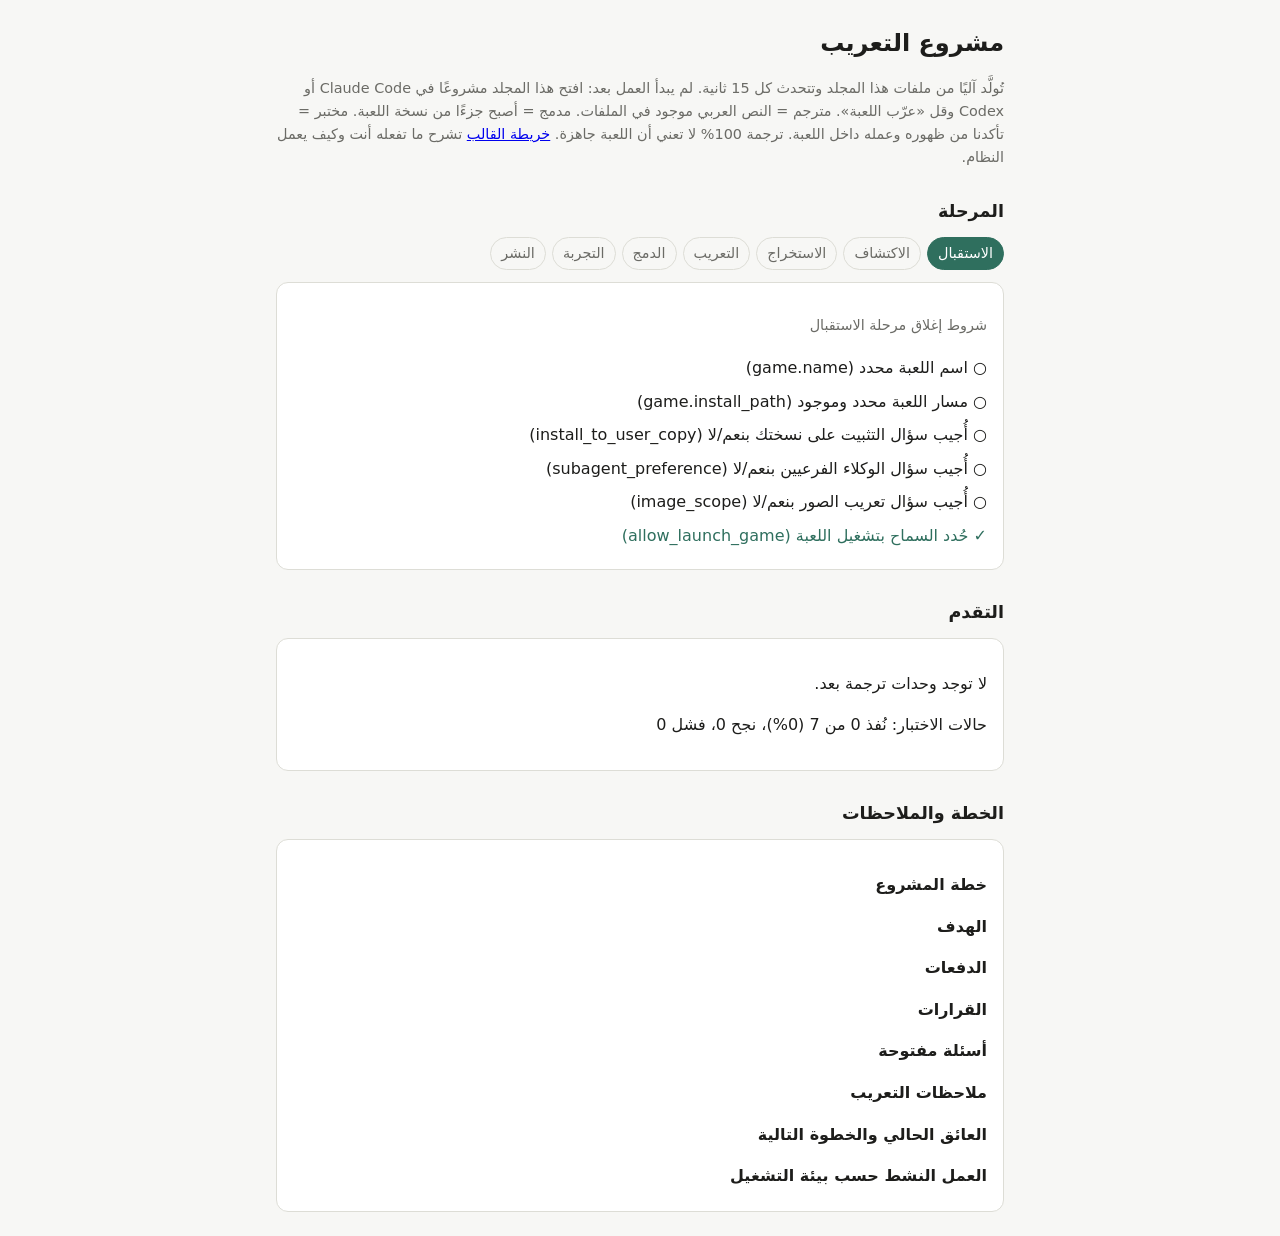
<file: لوحة-التقدم.html>
<!doctype html><html lang="ar" dir="rtl"><head><meta charset="utf-8"><meta name="viewport" content="width=device-width,initial-scale=1"><meta http-equiv="refresh" content="15"><title>مشروع التعريب — لوحة التعريب</title><style>
:root{--bg:#f7f7f5;--card:#fff;--ink:#1d1d1b;--muted:#6b6b66;--track:#e6e6e1;--fill:#2f6f5e;--line:#ddddd6}
@media (prefers-color-scheme:dark){:root:not([data-theme="light"]){--bg:#161615;--card:#20201f;--ink:#ececea;--muted:#a3a39d;--track:#33332f;--fill:#5fb39a;--line:#3a3a36}}
:root[data-theme="dark"]{--bg:#161615;--card:#20201f;--ink:#ececea;--muted:#a3a39d;--track:#33332f;--fill:#5fb39a;--line:#3a3a36}
*{box-sizing:border-box}body{margin:0;background:var(--bg);color:var(--ink);font:16px/1.6 system-ui,"Segoe UI",Tahoma,sans-serif}
main{max-width:760px;margin:0 auto;padding:24px 16px}h1{font-size:1.5rem;margin:0 0 4px}h2{font-size:1.1rem;margin:28px 0 12px}
.muted{color:var(--muted);font-size:.9rem}.card{background:var(--card);border:1px solid var(--line);border-radius:12px;padding:16px}
.row{display:grid;grid-template-columns:9rem 1fr 4.5rem;gap:12px;align-items:center;padding:6px 0}
.track{height:12px;background:var(--track);border-radius:6px;overflow:hidden}.fill{height:100%;background:var(--fill)}
.num{text-align:left;font-variant-numeric:tabular-nums}table{width:100%;border-collapse:collapse}
.card+.card{margin-top:12px}.phases{display:flex;flex-wrap:wrap;gap:6px;list-style:none;padding:0;margin:0 0 12px}
.phases li{padding:4px 10px;border-radius:999px;border:1px solid var(--line);font-size:.9rem;color:var(--muted)}
.phases li.done{color:var(--fill);border-color:var(--fill)}.phases li.now{background:var(--fill);color:var(--card);border-color:var(--fill)}
.plan h2,.plan h3,.plan h4{font-size:1rem;margin:16px 0 6px}.plan p{margin:4px 0}
.checks{list-style:none;padding:0;margin:0}.checks li{padding:4px 0}.checks li.ok{color:var(--fill)}
bdi{unicode-bidi:isolate}.checks li.err{color:#c0392b}
td,th{padding:8px;border-bottom:1px solid var(--line);text-align:right}ul{padding-inline-start:20px}
@media (max-width:480px){.row{grid-template-columns:6.5rem 1fr 3.5rem}}
</style></head><body><main><h1>مشروع التعريب</h1><p class="muted">تُولَّد آليًا من ملفات هذا المجلد وتتحدث كل 15 ثانية. لم يبدأ العمل بعد: افتح هذا المجلد مشروعًا في Claude Code أو Codex وقل «عرّب اللعبة». مترجم = النص العربي موجود في الملفات. مدمج = أصبح جزءًا من نسخة اللعبة. مختبر = تأكدنا من ظهوره وعمله داخل اللعبة. ترجمة 100% لا تعني أن اللعبة جاهزة. <a href="خريطة-القالب.html">خريطة القالب</a> تشرح ما تفعله أنت وكيف يعمل النظام.</p><h2>المرحلة</h2><ol class="phases"><li class="now">الاستقبال</li><li class="">الاكتشاف</li><li class="">الاستخراج</li><li class="">التعريب</li><li class="">الدمج</li><li class="">التجربة</li><li class="">النشر</li></ol><div class="card"><p class="muted">شروط إغلاق مرحلة الاستقبال</p><ul class="checks"><li class="todo">○ <bdi>اسم اللعبة محدد (game.name)</bdi></li><li class="todo">○ <bdi>مسار اللعبة محدد وموجود (game.install_path)</bdi></li><li class="todo">○ <bdi>أُجيب سؤال التثبيت على نسختك بنعم/لا (install_to_user_copy)</bdi></li><li class="todo">○ <bdi>أُجيب سؤال الوكلاء الفرعيين بنعم/لا (subagent_preference)</bdi></li><li class="todo">○ <bdi>أُجيب سؤال تعريب الصور بنعم/لا (image_scope)</bdi></li><li class="ok">✓ <bdi>حُدد السماح بتشغيل اللعبة (allow_launch_game)</bdi></li></ul></div><h2>التقدم</h2><div class="card"><p>لا توجد وحدات ترجمة بعد.</p><p>حالات الاختبار: نُفذ 0 من 7 (0%)، نجح 0، فشل 0</p></div><h2>الخطة والملاحظات</h2><div class="card plan"><h2>خطة المشروع</h2><h3>الهدف</h3><h3>الدفعات</h3><h3>القرارات</h3><h3>أسئلة مفتوحة</h3><h3>ملاحظات التعريب</h3><h3>العائق الحالي والخطوة التالية</h3><h3>العمل النشط حسب بيئة التشغيل</h3></div></main></body></html>
</file>
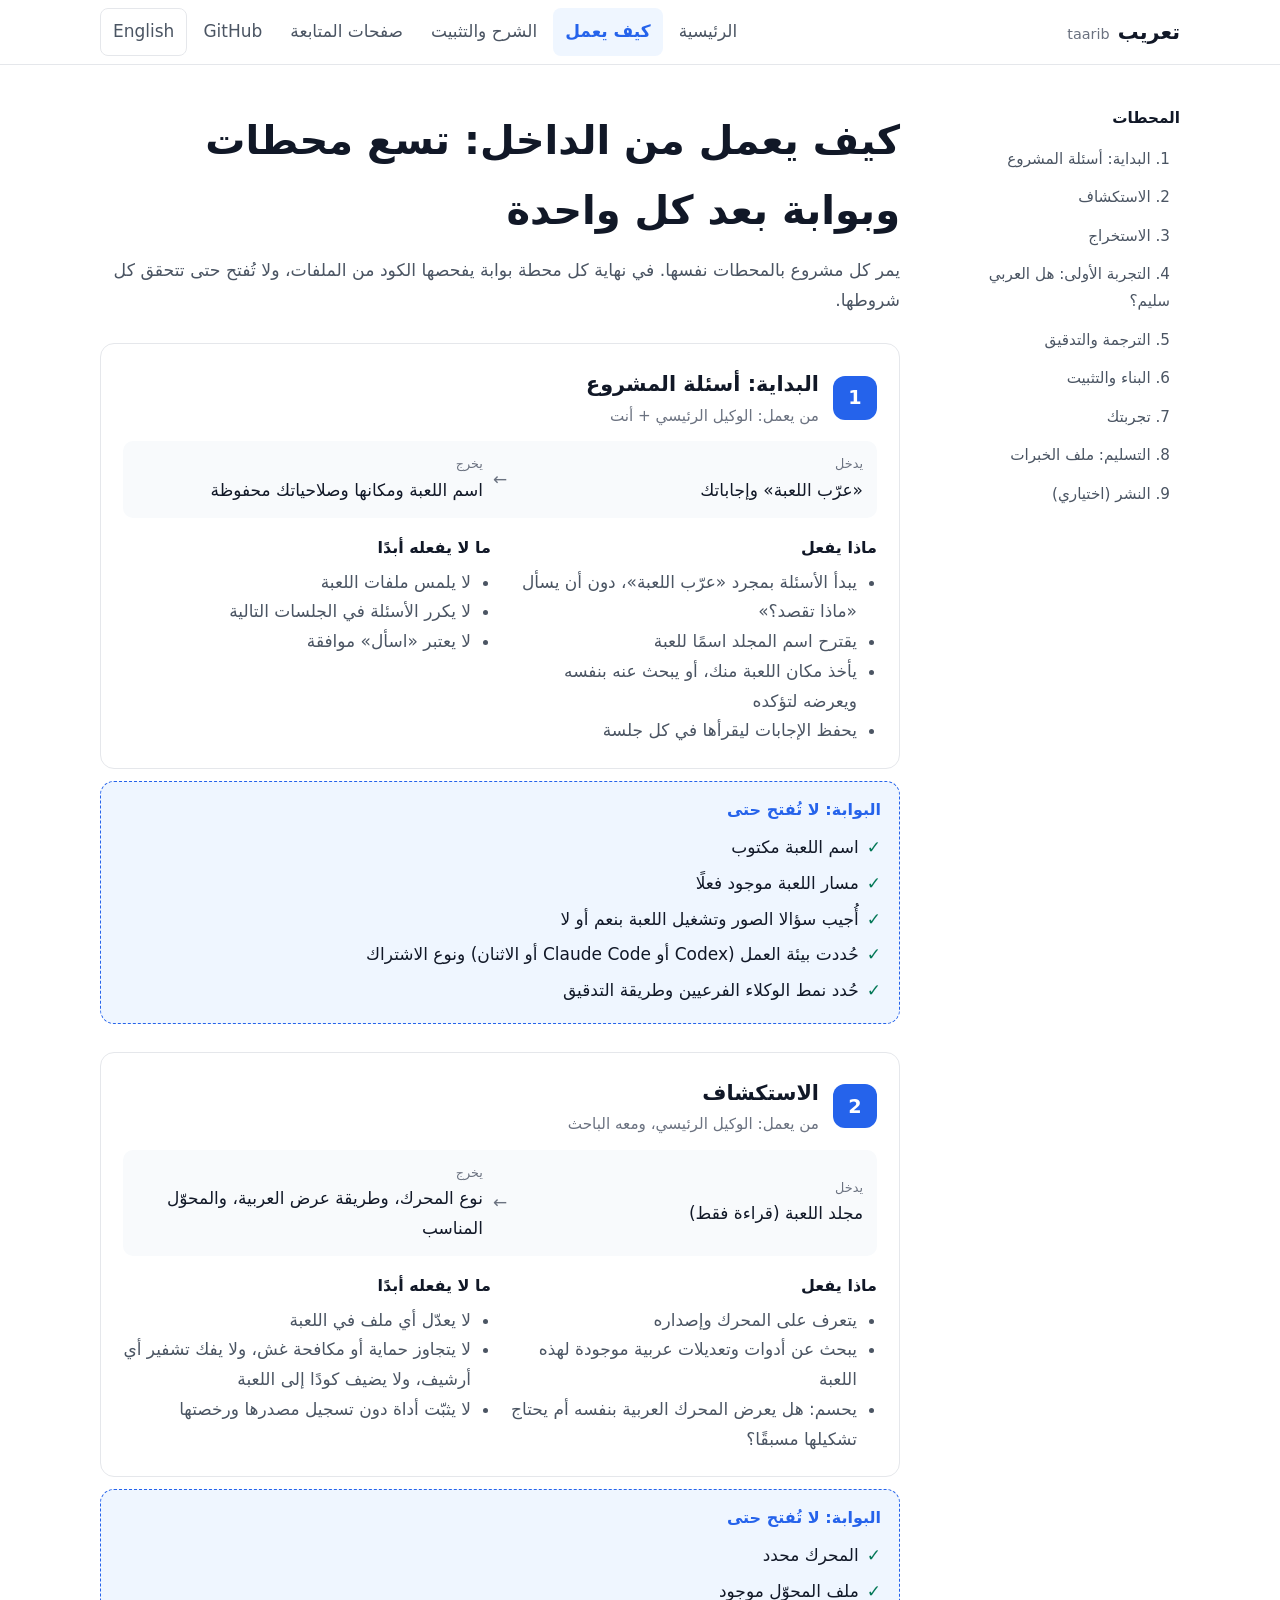
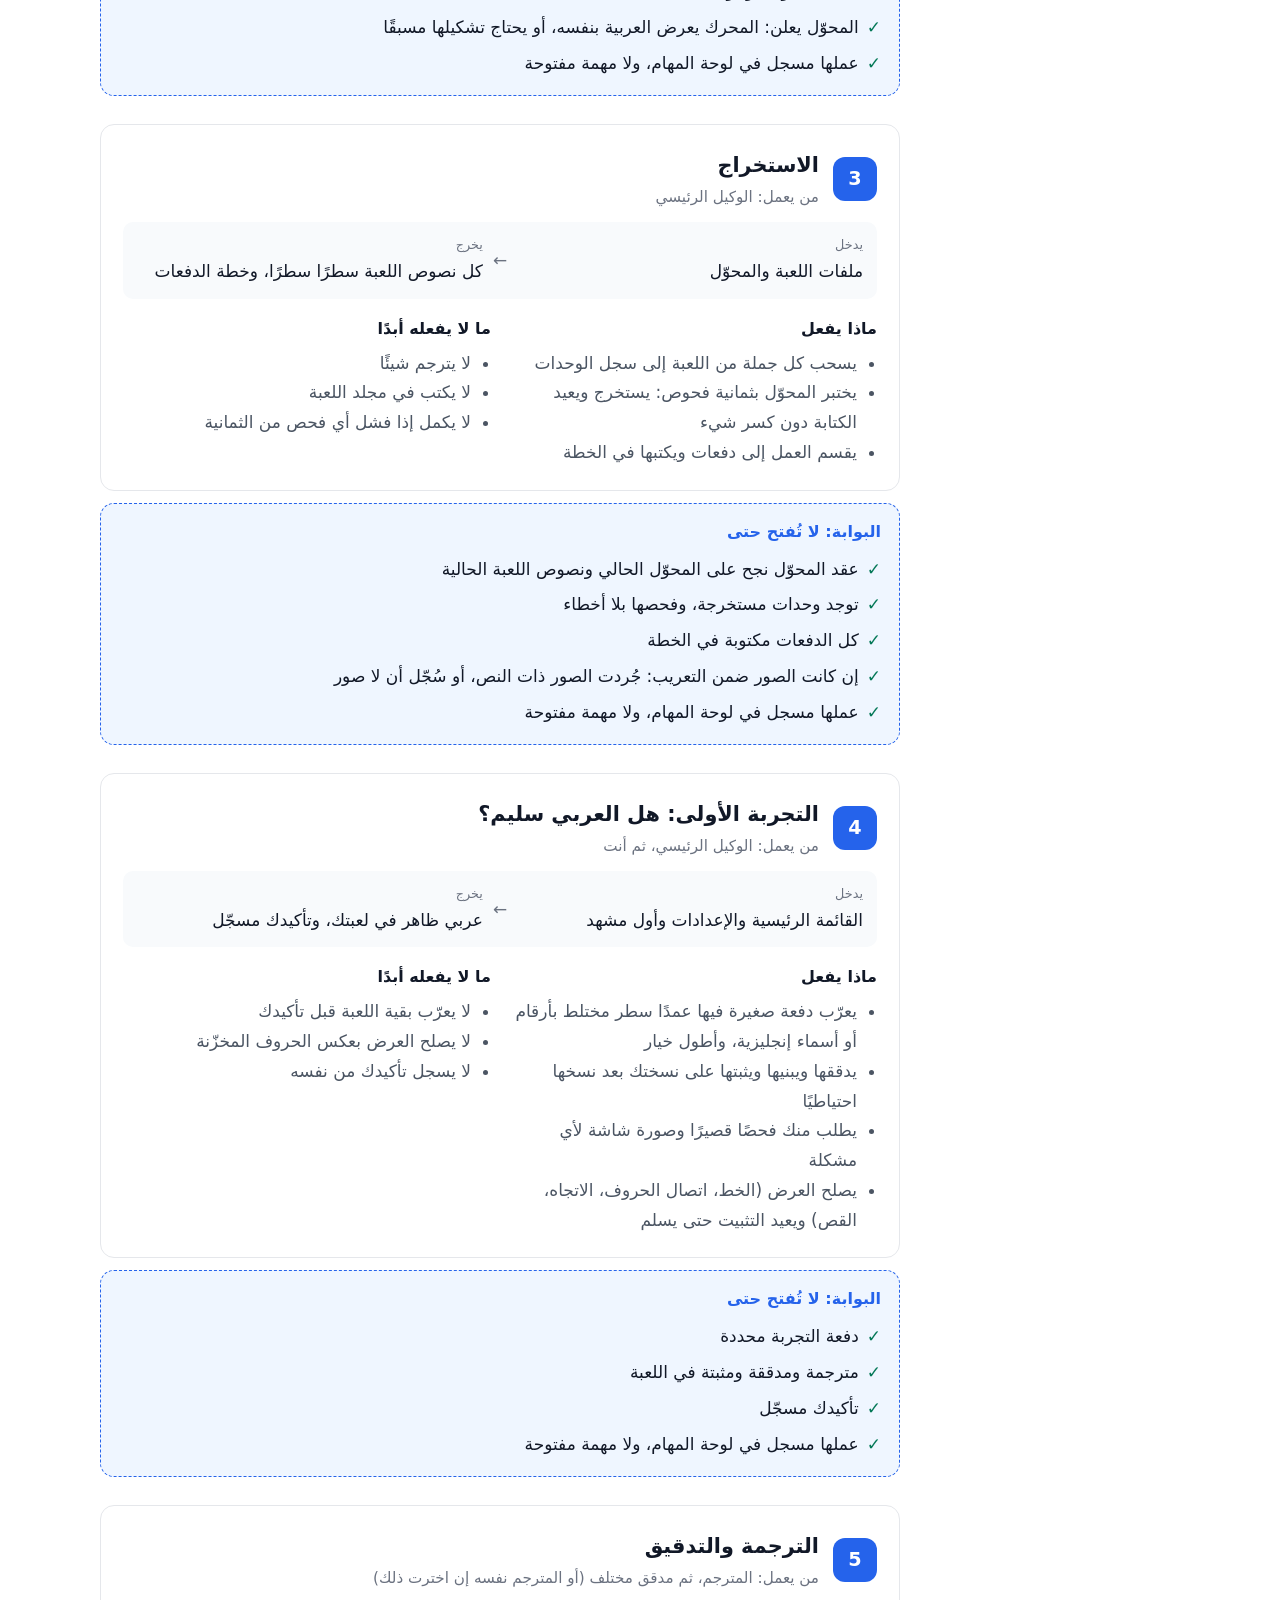
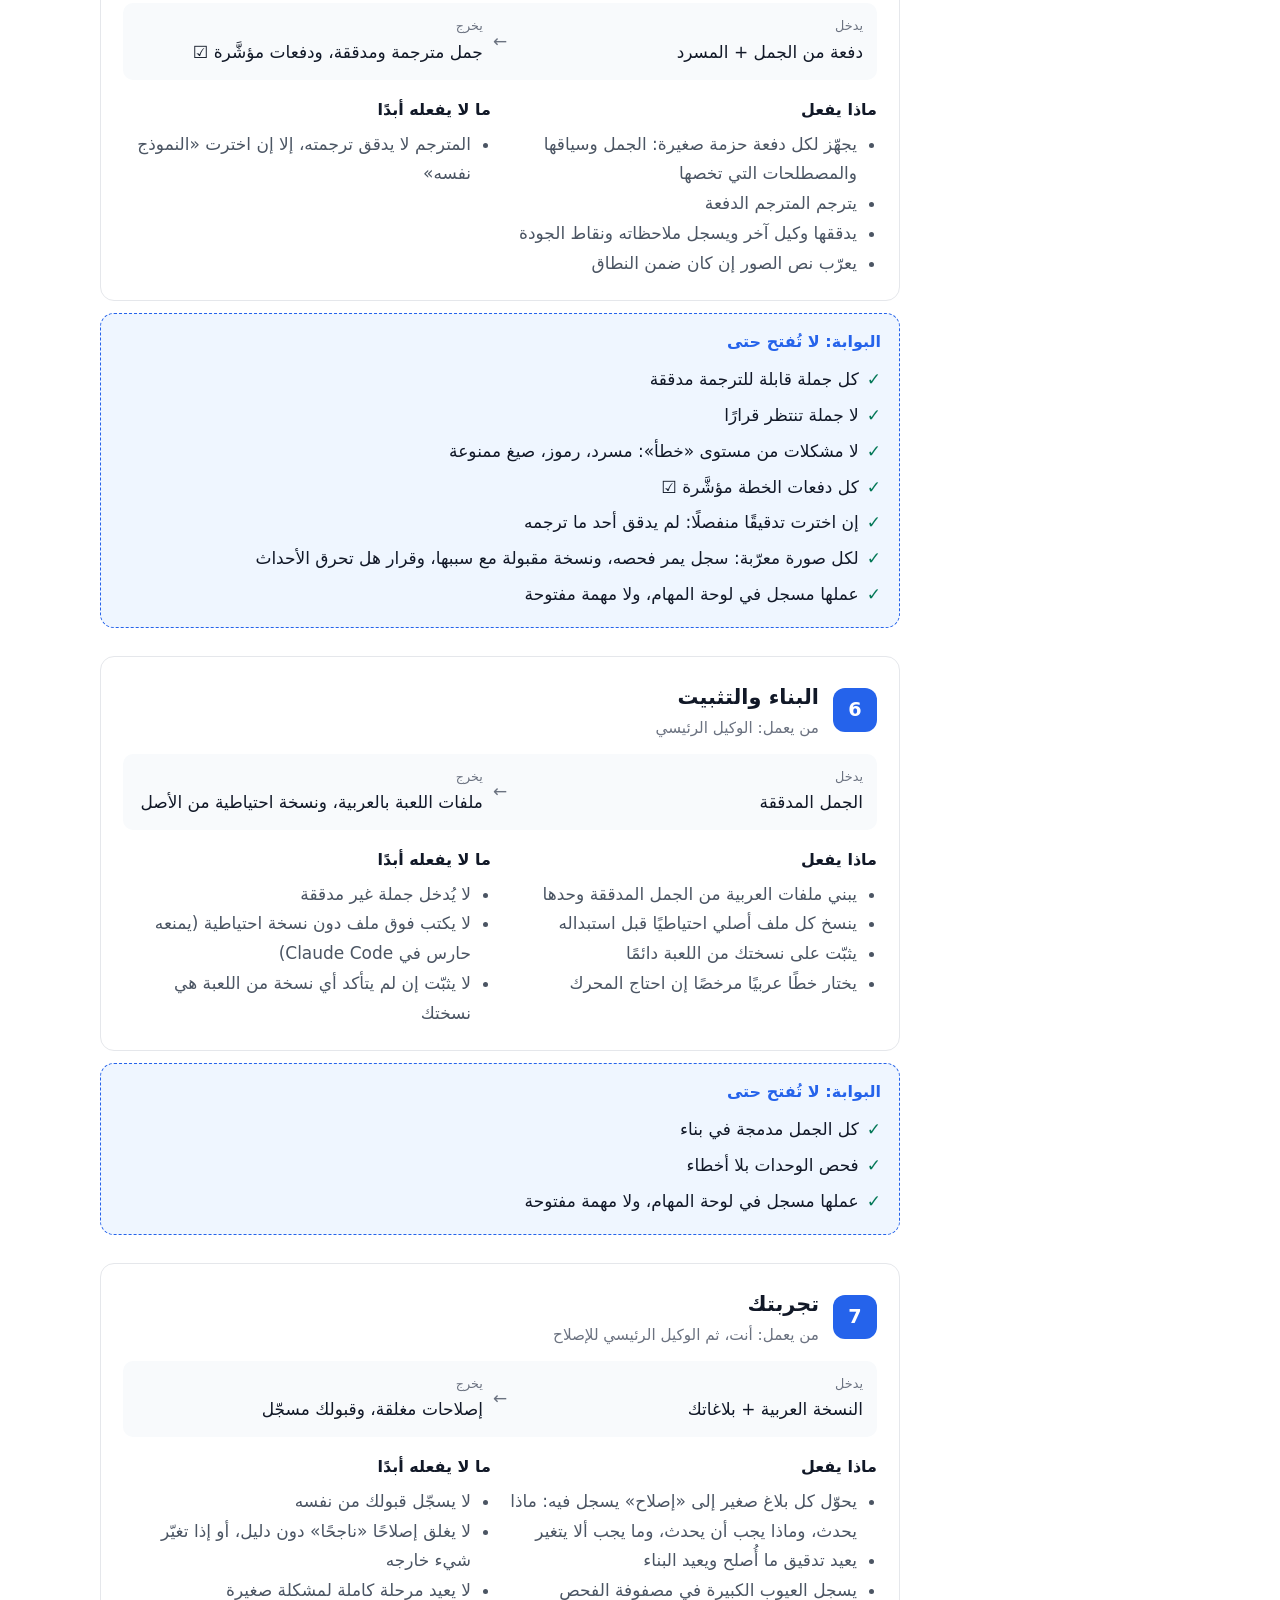
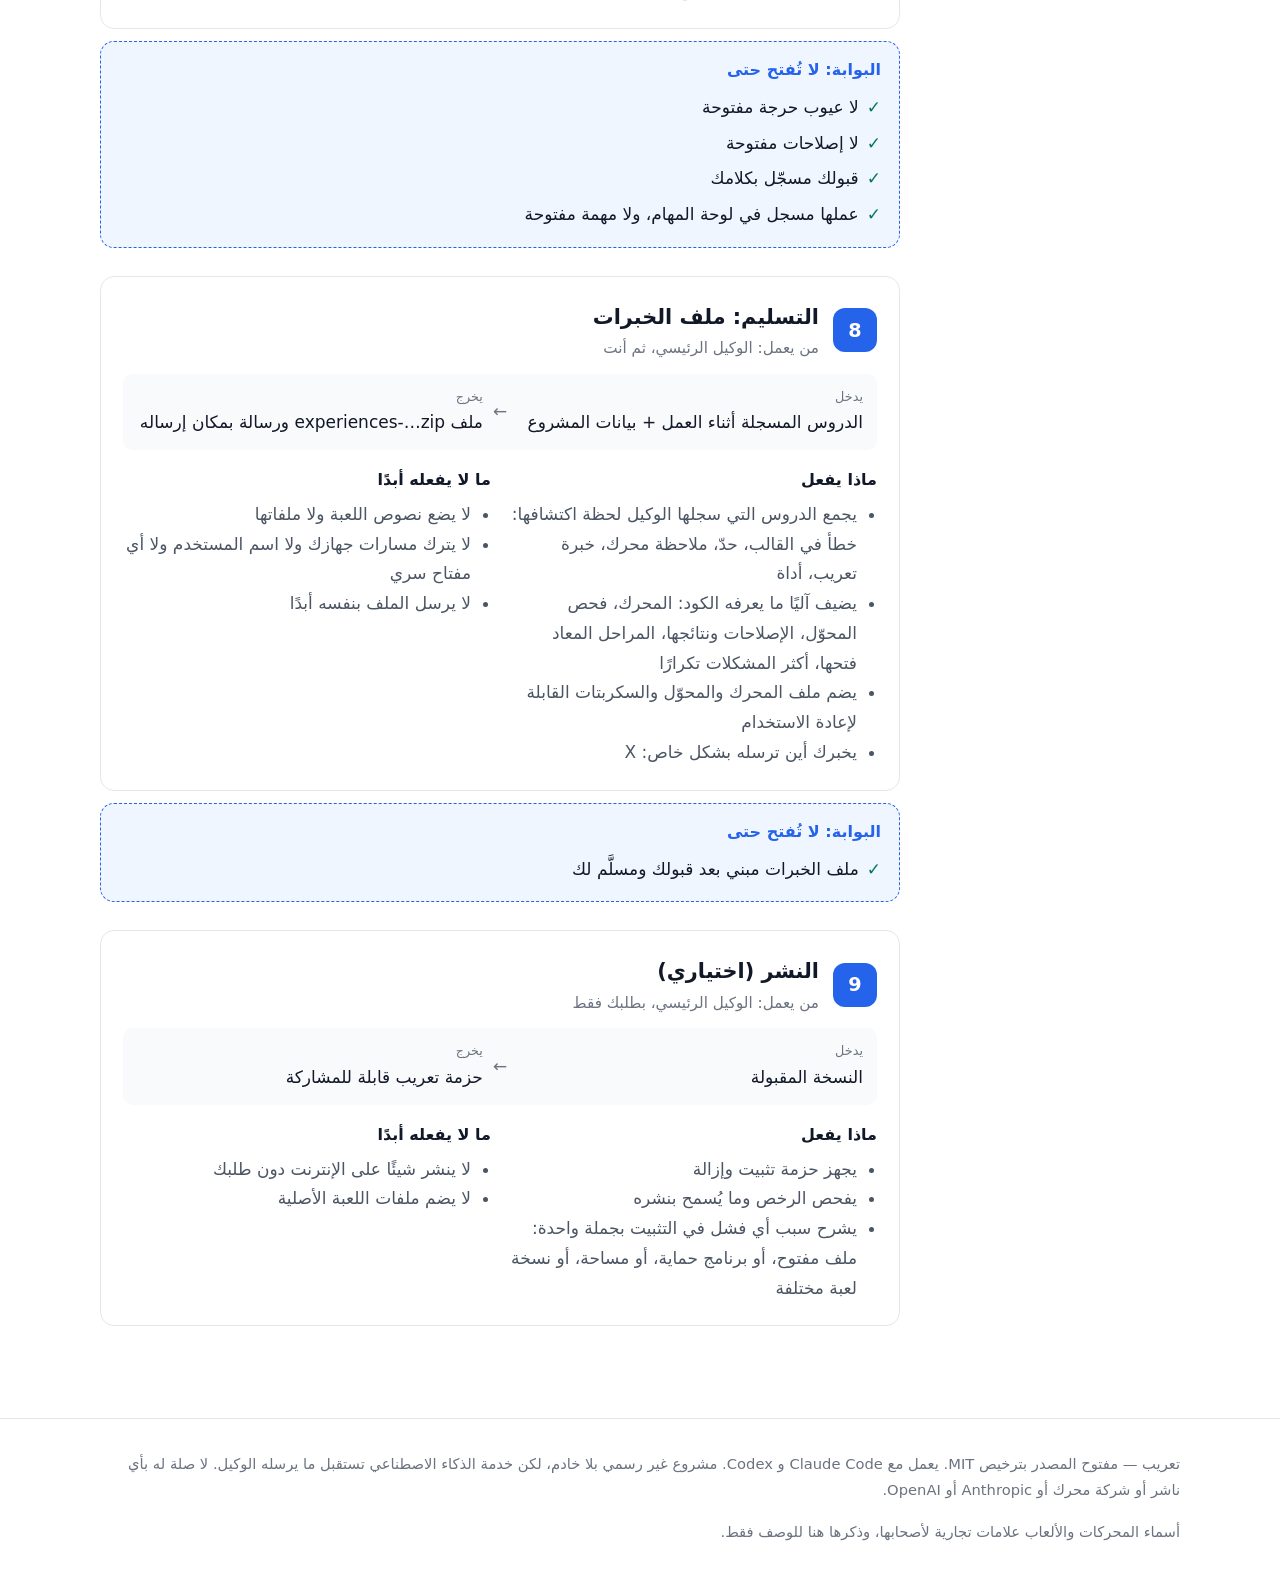
<file: docs/how-it-works.html>
<!doctype html>
<html lang="ar" dir="rtl">
<head>
<meta charset="utf-8">
<meta name="viewport" content="width=device-width,initial-scale=1">
<title>كيف يعمل تعريب</title>
<meta name="description" content="يمر كل مشروع بالمحطات نفسها. في نهاية كل محطة بوابة يفحصها الكود من الملفات، ولا تُفتح حتى تتحقق كل شروطها.">
<link rel="alternate" hreflang="en" href="en/how-it-works.html">
<link rel="stylesheet" href="assets/site.css">
</head>
<body>
<a class="skip" href="#main">انتقل إلى المحتوى</a>
<header class="site-head"><div class="wrap">
<a class="brand" href="index.html">تعريب <small>taarib</small></a>
<nav class="site-nav" aria-label="الأقسام"><a href="index.html">الرئيسية</a><a href="how-it-works.html" aria-current="page">كيف يعمل</a><a href="install.html">الشرح والتثبيت</a><a href="showcase.html">صفحات المتابعة</a><a href="https://github.com/abdallah28r/taarib">GitHub</a><a class="lang" href="en/how-it-works.html" hreflang="en" lang="en">English</a></nav>
</div></header>
<main id="main">
<div class="wrap doc"><aside class="toc"><p>المحطات</p><ol><li><a href="#s1">1. البداية: أسئلة المشروع</a></li><li><a href="#s2">2. الاستكشاف</a></li><li><a href="#s3">3. الاستخراج</a></li><li><a href="#s4">4. التجربة الأولى: هل العربي سليم؟</a></li><li><a href="#s5">5. الترجمة والتدقيق</a></li><li><a href="#s6">6. البناء والتثبيت</a></li><li><a href="#s7">7. تجربتك</a></li><li><a href="#s8">8. التسليم: ملف الخبرات</a></li><li><a href="#s9">9. النشر (اختياري)</a></li></ol></aside>
<article><h1>كيف يعمل من الداخل: تسع محطات وبوابة بعد كل واحدة</h1><p class="lead">يمر كل مشروع بالمحطات نفسها. في نهاية كل محطة بوابة يفحصها الكود من الملفات، ولا تُفتح حتى تتحقق كل شروطها.</p><section class="station" id="s1"><header><span class="num">1</span><div><h2>البداية: أسئلة المشروع</h2>
<p class="who">من يعمل: الوكيل الرئيسي + أنت</p></div></header>
<div class="io"><div><b>يدخل</b>«عرّب اللعبة» وإجاباتك</div><span class="arrow" aria-hidden="true">←</span><div><b>يخرج</b>اسم اللعبة ومكانها وصلاحياتك محفوظة</div></div>
<div class="cols"><div><h3>ماذا يفعل</h3><ul><li>يبدأ الأسئلة بمجرد «عرّب اللعبة»، دون أن يسأل «ماذا تقصد؟»</li><li>يقترح اسم المجلد اسمًا للعبة</li><li>يأخذ مكان اللعبة منك، أو يبحث عنه بنفسه ويعرضه لتؤكده</li><li>يحفظ الإجابات ليقرأها في كل جلسة</li></ul></div><div><h3>ما لا يفعله أبدًا</h3><ul><li>لا يلمس ملفات اللعبة</li><li>لا يكرر الأسئلة في الجلسات التالية</li><li>لا يعتبر «اسأل» موافقة</li></ul></div></div></section><div class="gate"><h3>البوابة: لا تُفتح حتى</h3><ul><li>اسم اللعبة مكتوب</li><li>مسار اللعبة موجود فعلًا</li><li>أُجيب سؤالا الصور وتشغيل اللعبة بنعم أو لا</li><li>حُددت بيئة العمل (Codex أو Claude Code أو الاثنان) ونوع الاشتراك</li><li>حُدد نمط الوكلاء الفرعيين وطريقة التدقيق</li></ul></div><section class="station" id="s2"><header><span class="num">2</span><div><h2>الاستكشاف</h2>
<p class="who">من يعمل: الوكيل الرئيسي، ومعه الباحث</p></div></header>
<div class="io"><div><b>يدخل</b>مجلد اللعبة (قراءة فقط)</div><span class="arrow" aria-hidden="true">←</span><div><b>يخرج</b>نوع المحرك، وطريقة عرض العربية، والمحوّل المناسب</div></div>
<div class="cols"><div><h3>ماذا يفعل</h3><ul><li>يتعرف على المحرك وإصداره</li><li>يبحث عن أدوات وتعديلات عربية موجودة لهذه اللعبة</li><li>يحسم: هل يعرض المحرك العربية بنفسه أم يحتاج تشكيلها مسبقًا؟</li></ul></div><div><h3>ما لا يفعله أبدًا</h3><ul><li>لا يعدّل أي ملف في اللعبة</li><li>لا يتجاوز حماية أو مكافحة غش، ولا يفك تشفير أي أرشيف، ولا يضيف كودًا إلى اللعبة</li><li>لا يثبّت أداة دون تسجيل مصدرها ورخصتها</li></ul></div></div></section><div class="gate"><h3>البوابة: لا تُفتح حتى</h3><ul><li>المحرك محدد</li><li>ملف المحوّل موجود</li><li>المحوّل يعلن: المحرك يعرض العربية بنفسه، أو يحتاج تشكيلها مسبقًا</li><li>عملها مسجل في لوحة المهام، ولا مهمة مفتوحة</li></ul></div><section class="station" id="s3"><header><span class="num">3</span><div><h2>الاستخراج</h2>
<p class="who">من يعمل: الوكيل الرئيسي</p></div></header>
<div class="io"><div><b>يدخل</b>ملفات اللعبة والمحوّل</div><span class="arrow" aria-hidden="true">←</span><div><b>يخرج</b>كل نصوص اللعبة سطرًا سطرًا، وخطة الدفعات</div></div>
<div class="cols"><div><h3>ماذا يفعل</h3><ul><li>يسحب كل جملة من اللعبة إلى سجل الوحدات</li><li>يختبر المحوّل بثمانية فحوص: يستخرج ويعيد الكتابة دون كسر شيء</li><li>يقسم العمل إلى دفعات ويكتبها في الخطة</li></ul></div><div><h3>ما لا يفعله أبدًا</h3><ul><li>لا يترجم شيئًا</li><li>لا يكتب في مجلد اللعبة</li><li>لا يكمل إذا فشل أي فحص من الثمانية</li></ul></div></div></section><div class="gate"><h3>البوابة: لا تُفتح حتى</h3><ul><li>عقد المحوّل نجح على المحوّل الحالي ونصوص اللعبة الحالية</li><li>توجد وحدات مستخرجة، وفحصها بلا أخطاء</li><li>كل الدفعات مكتوبة في الخطة</li><li>إن كانت الصور ضمن التعريب: جُردت الصور ذات النص، أو سُجّل أن لا صور</li><li>عملها مسجل في لوحة المهام، ولا مهمة مفتوحة</li></ul></div><section class="station" id="s4"><header><span class="num">4</span><div><h2>التجربة الأولى: هل العربي سليم؟</h2>
<p class="who">من يعمل: الوكيل الرئيسي، ثم أنت</p></div></header>
<div class="io"><div><b>يدخل</b>القائمة الرئيسية والإعدادات وأول مشهد</div><span class="arrow" aria-hidden="true">←</span><div><b>يخرج</b>عربي ظاهر في لعبتك، وتأكيدك مسجّل</div></div>
<div class="cols"><div><h3>ماذا يفعل</h3><ul><li>يعرّب دفعة صغيرة فيها عمدًا سطر مختلط بأرقام أو أسماء إنجليزية، وأطول خيار</li><li>يدققها ويبنيها ويثبتها على نسختك بعد نسخها احتياطيًا</li><li>يطلب منك فحصًا قصيرًا وصورة شاشة لأي مشكلة</li><li>يصلح العرض (الخط، اتصال الحروف، الاتجاه، القص) ويعيد التثبيت حتى يسلم</li></ul></div><div><h3>ما لا يفعله أبدًا</h3><ul><li>لا يعرّب بقية اللعبة قبل تأكيدك</li><li>لا يصلح العرض بعكس الحروف المخزّنة</li><li>لا يسجل تأكيدك من نفسه</li></ul></div></div></section><div class="gate"><h3>البوابة: لا تُفتح حتى</h3><ul><li>دفعة التجربة محددة</li><li>مترجمة ومدققة ومثبتة في اللعبة</li><li>تأكيدك مسجّل</li><li>عملها مسجل في لوحة المهام، ولا مهمة مفتوحة</li></ul></div><section class="station" id="s5"><header><span class="num">5</span><div><h2>الترجمة والتدقيق</h2>
<p class="who">من يعمل: المترجم، ثم مدقق مختلف (أو المترجم نفسه إن اخترت ذلك)</p></div></header>
<div class="io"><div><b>يدخل</b>دفعة من الجمل + المسرد</div><span class="arrow" aria-hidden="true">←</span><div><b>يخرج</b>جمل مترجمة ومدققة، ودفعات مؤشَّرة ☑</div></div>
<div class="cols"><div><h3>ماذا يفعل</h3><ul><li>يجهّز لكل دفعة حزمة صغيرة: الجمل وسياقها والمصطلحات التي تخصها</li><li>يترجم المترجم الدفعة</li><li>يدققها وكيل آخر ويسجل ملاحظاته ونقاط الجودة</li><li>يعرّب نص الصور إن كان ضمن النطاق</li></ul></div><div><h3>ما لا يفعله أبدًا</h3><ul><li>المترجم لا يدقق ترجمته، إلا إن اخترت «النموذج نفسه»</li></ul></div></div></section><div class="gate"><h3>البوابة: لا تُفتح حتى</h3><ul><li>كل جملة قابلة للترجمة مدققة</li><li>لا جملة تنتظر قرارًا</li><li>لا مشكلات من مستوى «خطأ»: مسرد، رموز، صيغ ممنوعة</li><li>كل دفعات الخطة مؤشَّرة ☑</li><li>إن اخترت تدقيقًا منفصلًا: لم يدقق أحد ما ترجمه</li><li>لكل صورة معرّبة: سجل يمر فحصه، ونسخة مقبولة مع سببها، وقرار هل تحرق الأحداث</li><li>عملها مسجل في لوحة المهام، ولا مهمة مفتوحة</li></ul></div><section class="station" id="s6"><header><span class="num">6</span><div><h2>البناء والتثبيت</h2>
<p class="who">من يعمل: الوكيل الرئيسي</p></div></header>
<div class="io"><div><b>يدخل</b>الجمل المدققة</div><span class="arrow" aria-hidden="true">←</span><div><b>يخرج</b>ملفات اللعبة بالعربية، ونسخة احتياطية من الأصل</div></div>
<div class="cols"><div><h3>ماذا يفعل</h3><ul><li>يبني ملفات العربية من الجمل المدققة وحدها</li><li>ينسخ كل ملف أصلي احتياطيًا قبل استبداله</li><li>يثبّت على نسختك من اللعبة دائمًا</li><li>يختار خطًا عربيًا مرخصًا إن احتاج المحرك</li></ul></div><div><h3>ما لا يفعله أبدًا</h3><ul><li>لا يُدخل جملة غير مدققة</li><li>لا يكتب فوق ملف دون نسخة احتياطية (يمنعه حارس في Claude Code)</li><li>لا يثبّت إن لم يتأكد أي نسخة من اللعبة هي نسختك</li></ul></div></div></section><div class="gate"><h3>البوابة: لا تُفتح حتى</h3><ul><li>كل الجمل مدمجة في بناء</li><li>فحص الوحدات بلا أخطاء</li><li>عملها مسجل في لوحة المهام، ولا مهمة مفتوحة</li></ul></div><section class="station" id="s7"><header><span class="num">7</span><div><h2>تجربتك</h2>
<p class="who">من يعمل: أنت، ثم الوكيل الرئيسي للإصلاح</p></div></header>
<div class="io"><div><b>يدخل</b>النسخة العربية + بلاغاتك</div><span class="arrow" aria-hidden="true">←</span><div><b>يخرج</b>إصلاحات مغلقة، وقبولك مسجّل</div></div>
<div class="cols"><div><h3>ماذا يفعل</h3><ul><li>يحوّل كل بلاغ صغير إلى «إصلاح» يسجل فيه: ماذا يحدث، وماذا يجب أن يحدث، وما يجب ألا يتغير</li><li>يعيد تدقيق ما أُصلح ويعيد البناء</li><li>يسجل العيوب الكبيرة في مصفوفة الفحص</li></ul></div><div><h3>ما لا يفعله أبدًا</h3><ul><li>لا يسجّل قبولك من نفسه</li><li>لا يغلق إصلاحًا «ناجحًا» دون دليل، أو إذا تغيّر شيء خارجه</li><li>لا يعيد مرحلة كاملة لمشكلة صغيرة</li></ul></div></div></section><div class="gate"><h3>البوابة: لا تُفتح حتى</h3><ul><li>لا عيوب حرجة مفتوحة</li><li>لا إصلاحات مفتوحة</li><li>قبولك مسجّل بكلامك</li><li>عملها مسجل في لوحة المهام، ولا مهمة مفتوحة</li></ul></div><section class="station" id="s8"><header><span class="num">8</span><div><h2>التسليم: ملف الخبرات</h2>
<p class="who">من يعمل: الوكيل الرئيسي، ثم أنت</p></div></header>
<div class="io"><div><b>يدخل</b>الدروس المسجلة أثناء العمل + بيانات المشروع</div><span class="arrow" aria-hidden="true">←</span><div><b>يخرج</b>ملف experiences-…zip ورسالة بمكان إرساله</div></div>
<div class="cols"><div><h3>ماذا يفعل</h3><ul><li>يجمع الدروس التي سجلها الوكيل لحظة اكتشافها: خطأ في القالب، حدّ، ملاحظة محرك، خبرة تعريب، أداة</li><li>يضيف آليًا ما يعرفه الكود: المحرك، فحص المحوّل، الإصلاحات ونتائجها، المراحل المعاد فتحها، أكثر المشكلات تكرارًا</li><li>يضم ملف المحرك والمحوّل والسكربتات القابلة لإعادة الاستخدام</li><li>يخبرك أين ترسله بشكل خاص: X</li></ul></div><div><h3>ما لا يفعله أبدًا</h3><ul><li>لا يضع نصوص اللعبة ولا ملفاتها</li><li>لا يترك مسارات جهازك ولا اسم المستخدم ولا أي مفتاح سري</li><li>لا يرسل الملف بنفسه أبدًا</li></ul></div></div></section><div class="gate"><h3>البوابة: لا تُفتح حتى</h3><ul><li>ملف الخبرات مبني بعد قبولك ومسلَّم لك</li></ul></div><section class="station" id="s9"><header><span class="num">9</span><div><h2>النشر (اختياري)</h2>
<p class="who">من يعمل: الوكيل الرئيسي، بطلبك فقط</p></div></header>
<div class="io"><div><b>يدخل</b>النسخة المقبولة</div><span class="arrow" aria-hidden="true">←</span><div><b>يخرج</b>حزمة تعريب قابلة للمشاركة</div></div>
<div class="cols"><div><h3>ماذا يفعل</h3><ul><li>يجهز حزمة تثبيت وإزالة</li><li>يفحص الرخص وما يُسمح بنشره</li><li>يشرح سبب أي فشل في التثبيت بجملة واحدة: ملف مفتوح، أو برنامج حماية، أو مساحة، أو نسخة لعبة مختلفة</li></ul></div><div><h3>ما لا يفعله أبدًا</h3><ul><li>لا ينشر شيئًا على الإنترنت دون طلبك</li><li>لا يضم ملفات اللعبة الأصلية</li></ul></div></div></section><div style="height:28px"></div></article></div>
</main>
<footer class="site-foot"><div class="wrap"><span>تعريب — مفتوح المصدر بترخيص MIT. يعمل مع Claude Code و Codex. مشروع غير رسمي بلا خادم، لكن خدمة الذكاء الاصطناعي تستقبل ما يرسله الوكيل. لا صلة له بأي ناشر أو شركة محرك أو Anthropic أو OpenAI.</span><span>أسماء المحركات والألعاب علامات تجارية لأصحابها، وذكرها هنا للوصف فقط.</span></div></footer>
</body>
</html>
</file>
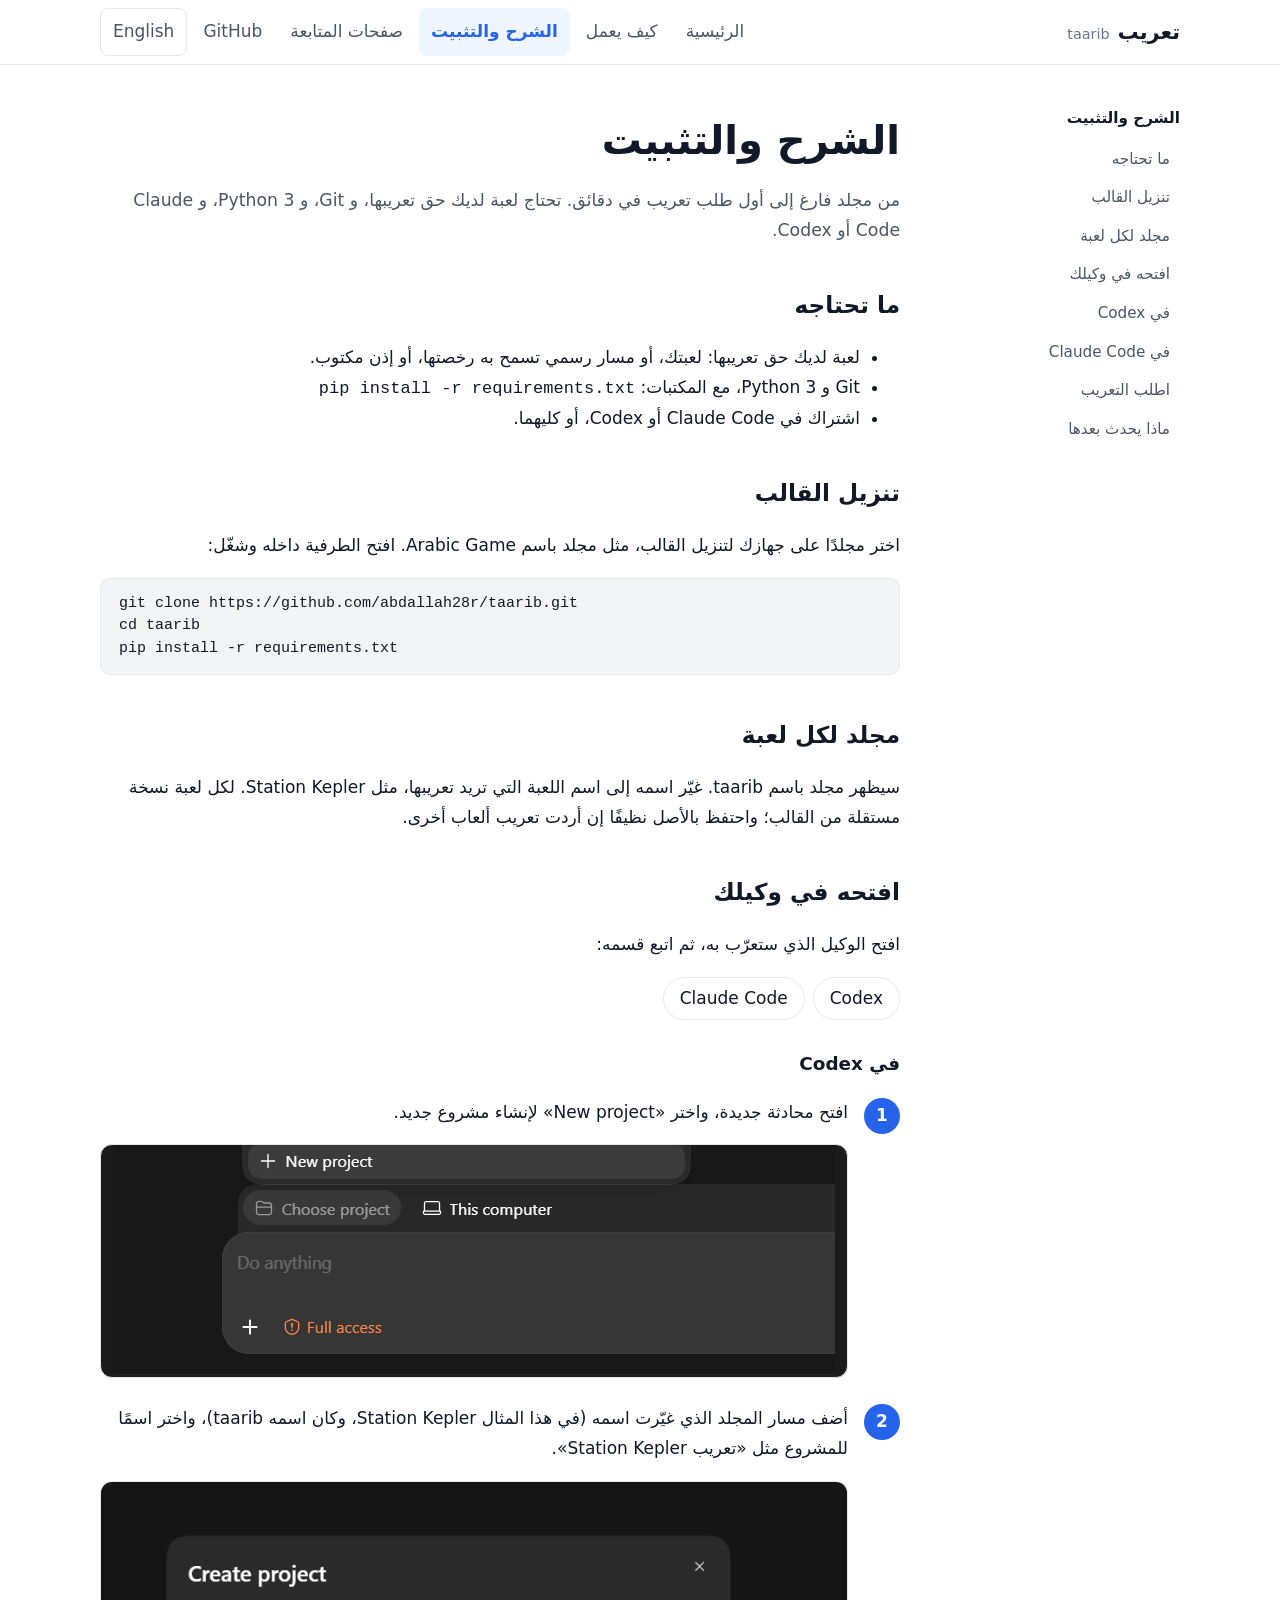
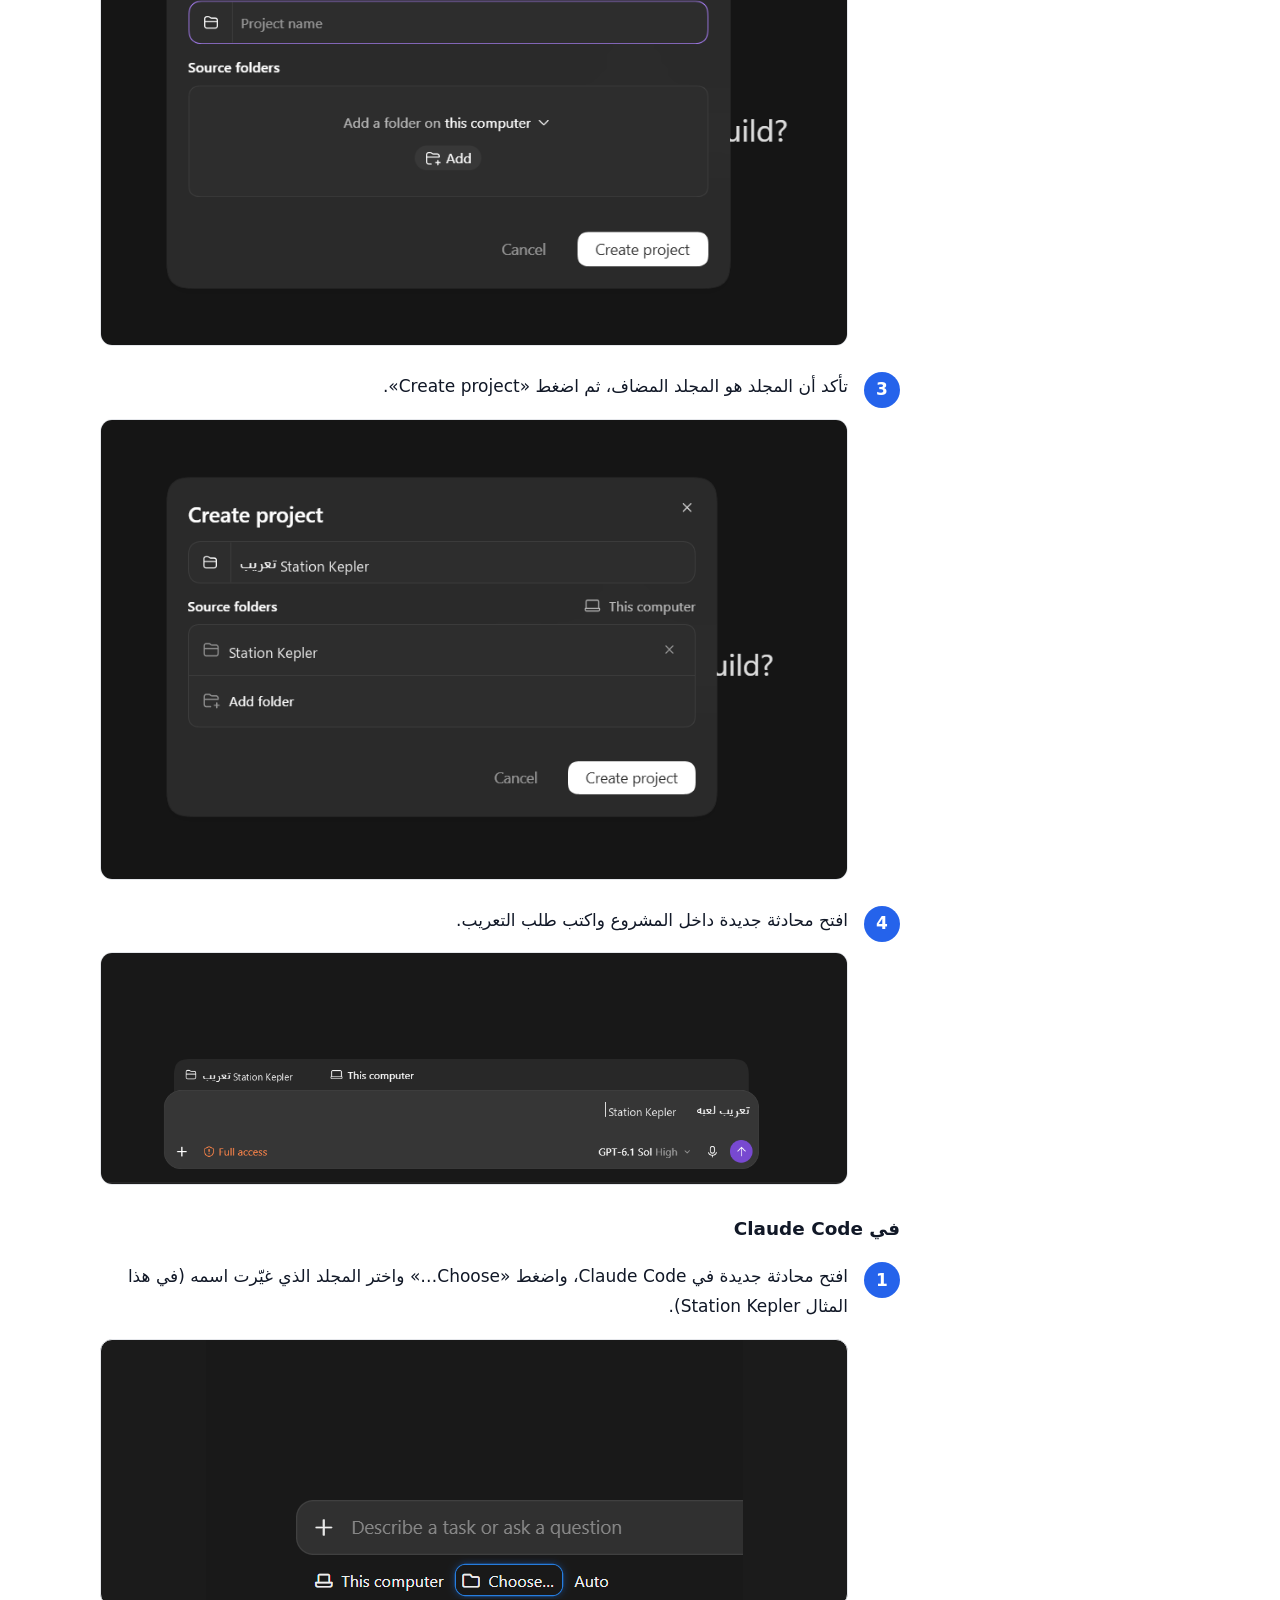
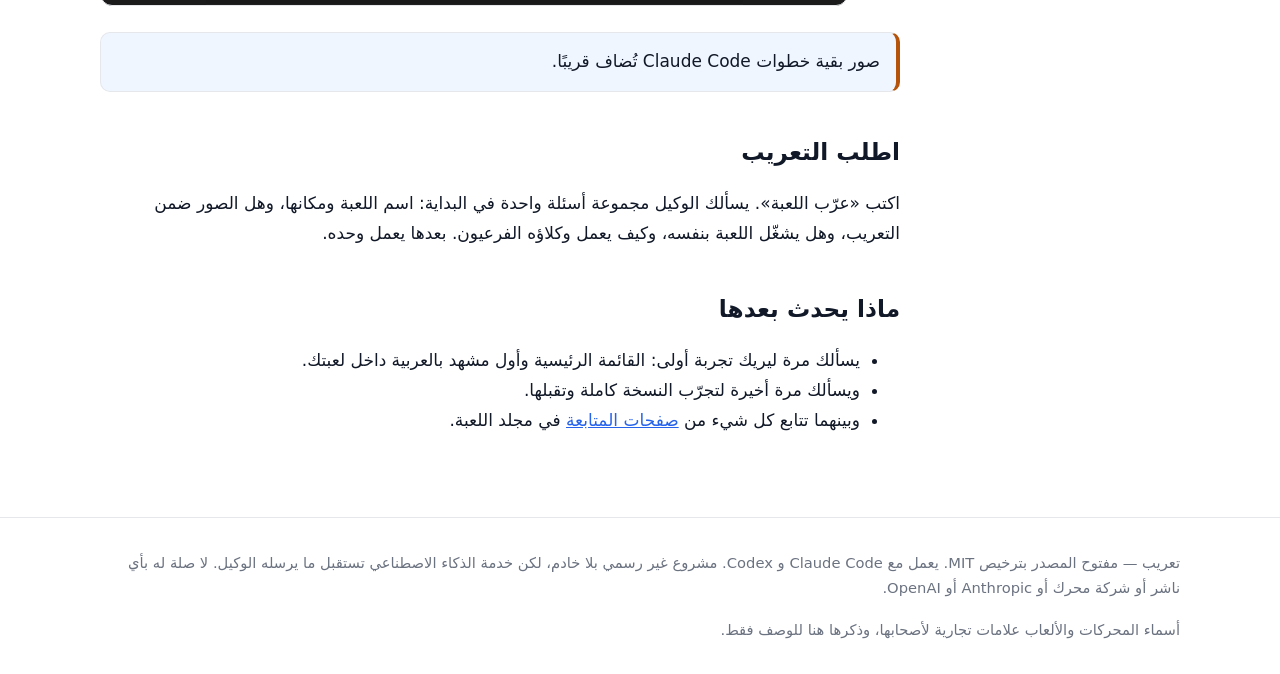
<file: docs/install.html>
<!doctype html>
<html lang="ar" dir="rtl">
<head>
<meta charset="utf-8">
<meta name="viewport" content="width=device-width,initial-scale=1">
<title>الشرح والتثبيت</title>
<meta name="description" content="من مجلد فارغ إلى أول طلب تعريب في دقائق. تحتاج لعبة لديك حق تعريبها، و&lt;bdi&gt;Git&lt;/bdi&gt;، و&lt;bdi&gt;Python 3&lt;/bdi&gt;، و&lt;bdi&gt;Claude Code&lt;/bdi&gt; أو &lt;bdi&gt;Codex&lt;/bdi&gt;.">
<link rel="alternate" hreflang="en" href="en/install.html">
<link rel="stylesheet" href="assets/site.css">
</head>
<body>
<a class="skip" href="#main">انتقل إلى المحتوى</a>
<header class="site-head"><div class="wrap">
<a class="brand" href="index.html">تعريب <small>taarib</small></a>
<nav class="site-nav" aria-label="الأقسام"><a href="index.html">الرئيسية</a><a href="how-it-works.html">كيف يعمل</a><a href="install.html" aria-current="page">الشرح والتثبيت</a><a href="showcase.html">صفحات المتابعة</a><a href="https://github.com/abdallah28r/taarib">GitHub</a><a class="lang" href="en/install.html" hreflang="en" lang="en">English</a></nav>
</div></header>
<main id="main">
<div class="wrap doc"><aside class="toc"><p>الشرح والتثبيت</p><ol><li><a href="#need">ما تحتاجه</a></li><li><a href="#get">تنزيل القالب</a></li><li><a href="#rename">مجلد لكل لعبة</a></li><li><a href="#runtime">افتحه في وكيلك</a></li><li><a href="#codex">في Codex</a></li><li><a href="#claude">في Claude Code</a></li><li><a href="#ask">اطلب التعريب</a></li><li><a href="#next">ماذا يحدث بعدها</a></li></ol></aside><article>
<h1>الشرح والتثبيت</h1><p class="lead">من مجلد فارغ إلى أول طلب تعريب في دقائق. تحتاج لعبة لديك حق تعريبها، و <bdi>Git</bdi>، و <bdi>Python 3</bdi>، و <bdi>Claude Code</bdi> أو <bdi>Codex</bdi>.</p>
<h2 id="need">ما تحتاجه</h2><ul><li>لعبة لديك حق تعريبها: لعبتك، أو مسار رسمي تسمح به رخصتها، أو إذن مكتوب.</li><li><bdi>Git</bdi> و <bdi>Python 3</bdi>، مع المكتبات: <bdi><code>pip install -r requirements.txt</code></bdi></li><li>اشتراك في <bdi>Claude Code</bdi> أو <bdi>Codex</bdi>، أو كليهما.</li></ul>
<h2 id="get">تنزيل القالب</h2><p>اختر مجلدًا على جهازك لتنزيل القالب، مثل مجلد باسم <bdi>Arabic Game</bdi>. افتح الطرفية داخله وشغّل:</p><pre class="cmd">git clone https://github.com/abdallah28r/taarib.git
cd taarib
pip install -r requirements.txt</pre>
<h2 id="rename">مجلد لكل لعبة</h2><p>سيظهر مجلد باسم <bdi>taarib</bdi>. غيّر اسمه إلى اسم اللعبة التي تريد تعريبها، مثل <bdi>Station Kepler</bdi>. لكل لعبة نسخة مستقلة من القالب؛ واحتفظ بالأصل نظيفًا إن أردت تعريب ألعاب أخرى.</p>
<h2 id="runtime">افتحه في وكيلك</h2><p>افتح الوكيل الذي ستعرّب به، ثم اتبع قسمه:</p><div class="tabs"><a href="#codex">Codex</a><a href="#claude">Claude Code</a></div>
<h3 id="codex">في Codex</h3><ol class="steps"><li><p>افتح محادثة جديدة، واختر «New project» لإنشاء مشروع جديد.</p><figure><img src="assets/install/codex-1-new-project.png" alt="" loading="lazy"></figure></li><li><p>أضف مسار المجلد الذي غيّرت اسمه (في هذا المثال <bdi>Station Kepler</bdi>، وكان اسمه <bdi>taarib</bdi>)، واختر اسمًا للمشروع مثل «تعريب Station Kepler».</p><figure><img src="assets/install/codex-2-create-project.png" alt="" loading="lazy"></figure></li><li><p>تأكد أن المجلد هو المجلد المضاف، ثم اضغط «Create project».</p><figure><img src="assets/install/codex-3-project-folder.png" alt="" loading="lazy"></figure></li><li><p>افتح محادثة جديدة داخل المشروع واكتب طلب التعريب.</p><figure><img src="assets/install/codex-4-request.png" alt="" loading="lazy"></figure></li></ol>
<h3 id="claude">في Claude Code</h3><ol class="steps"><li><p>افتح محادثة جديدة في Claude Code، واضغط «Choose…» واختر المجلد الذي غيّرت اسمه (في هذا المثال <bdi>Station Kepler</bdi>).</p><figure><img src="assets/install/claude-1-choose-folder.png" alt="" loading="lazy"></figure></li></ol><div class="callout soon">صور بقية خطوات Claude Code تُضاف قريبًا.</div>
<h2 id="ask">اطلب التعريب</h2><p>اكتب «عرّب اللعبة». يسألك الوكيل مجموعة أسئلة واحدة في البداية: اسم اللعبة ومكانها، وهل الصور ضمن التعريب، وهل يشغّل اللعبة بنفسه، وكيف يعمل وكلاؤه الفرعيون. بعدها يعمل وحده.</p>
<h2 id="next">ماذا يحدث بعدها</h2><ul><li>يسألك مرة ليريك تجربة أولى: القائمة الرئيسية وأول مشهد بالعربية داخل لعبتك.</li><li>ويسألك مرة أخيرة لتجرّب النسخة كاملة وتقبلها.</li><li>وبينهما تتابع كل شيء من <a href="showcase.html">صفحات المتابعة</a> في مجلد اللعبة.</li></ul>
</article></div>
</main>
<footer class="site-foot"><div class="wrap"><span>تعريب — مفتوح المصدر بترخيص MIT. يعمل مع Claude Code و Codex. مشروع غير رسمي بلا خادم، لكن خدمة الذكاء الاصطناعي تستقبل ما يرسله الوكيل. لا صلة له بأي ناشر أو شركة محرك أو Anthropic أو OpenAI.</span><span>أسماء المحركات والألعاب علامات تجارية لأصحابها، وذكرها هنا للوصف فقط.</span></div></footer>
</body>
</html>
</file>
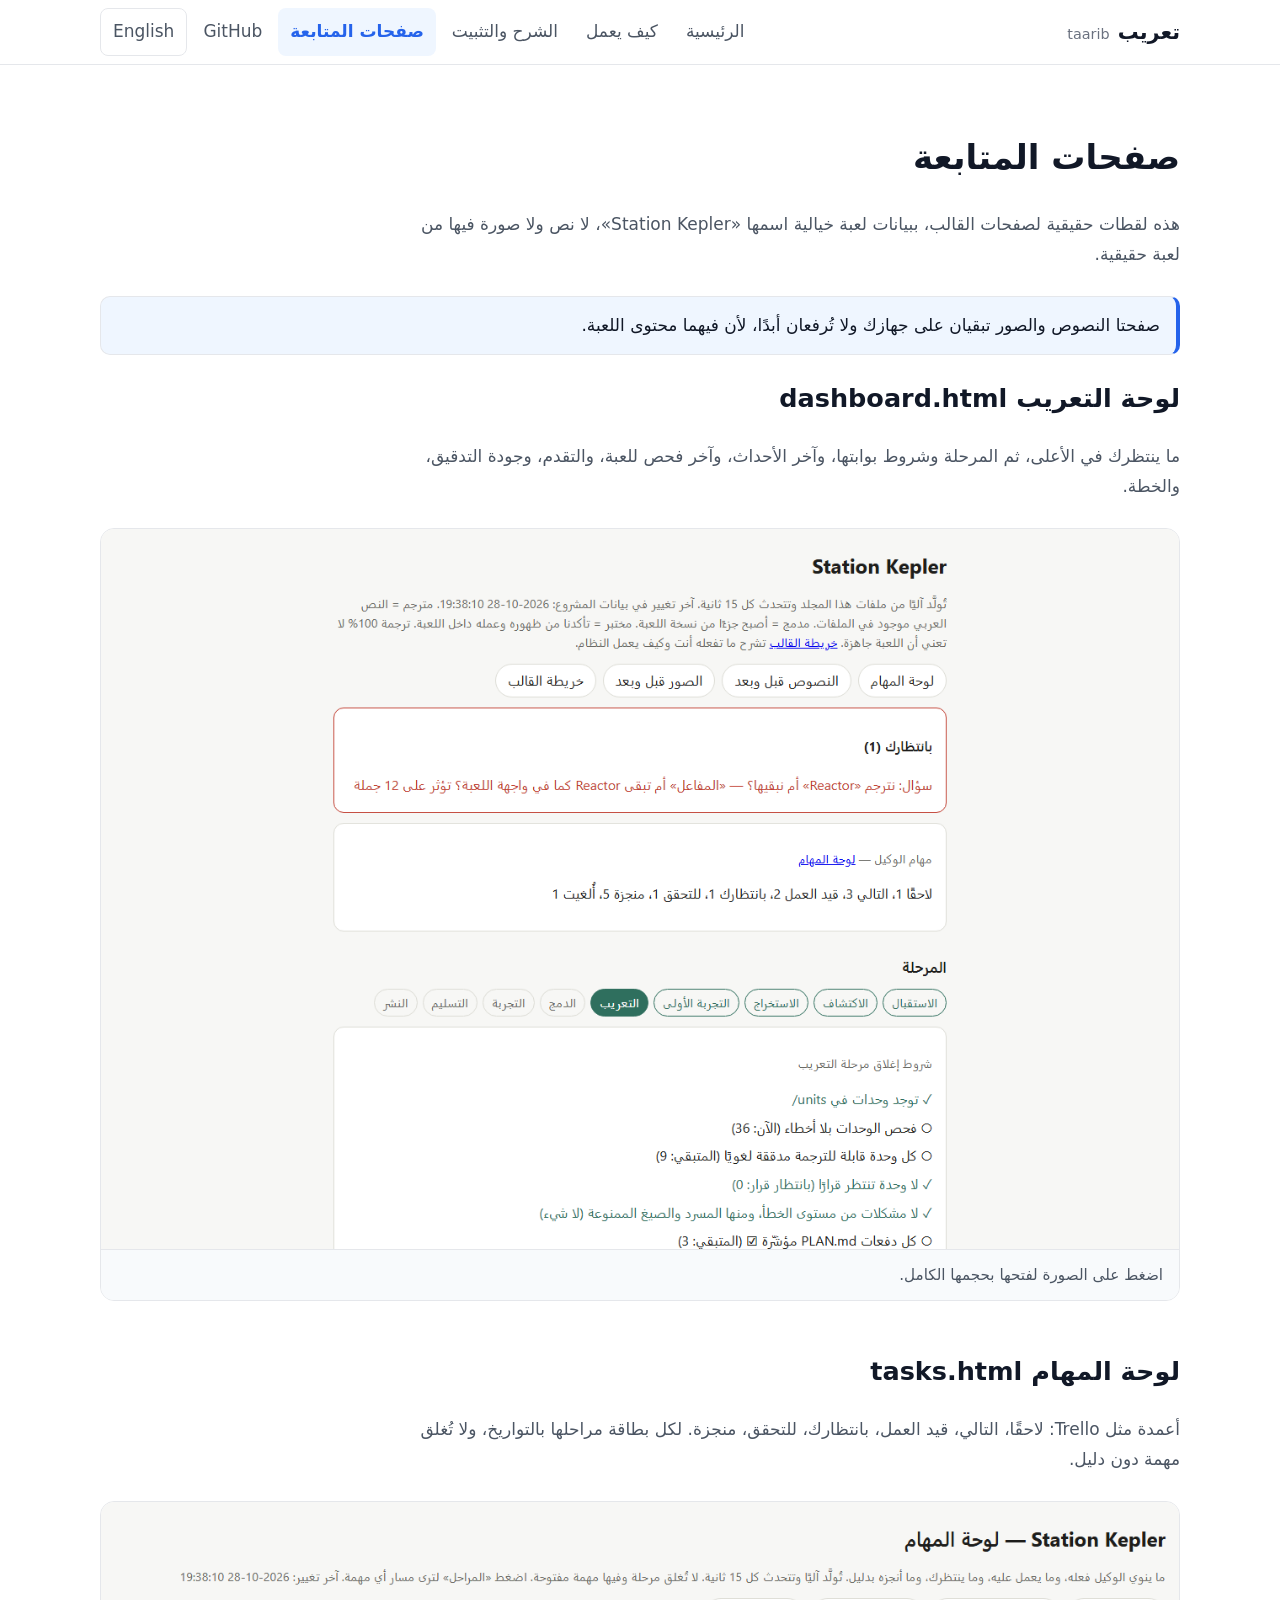
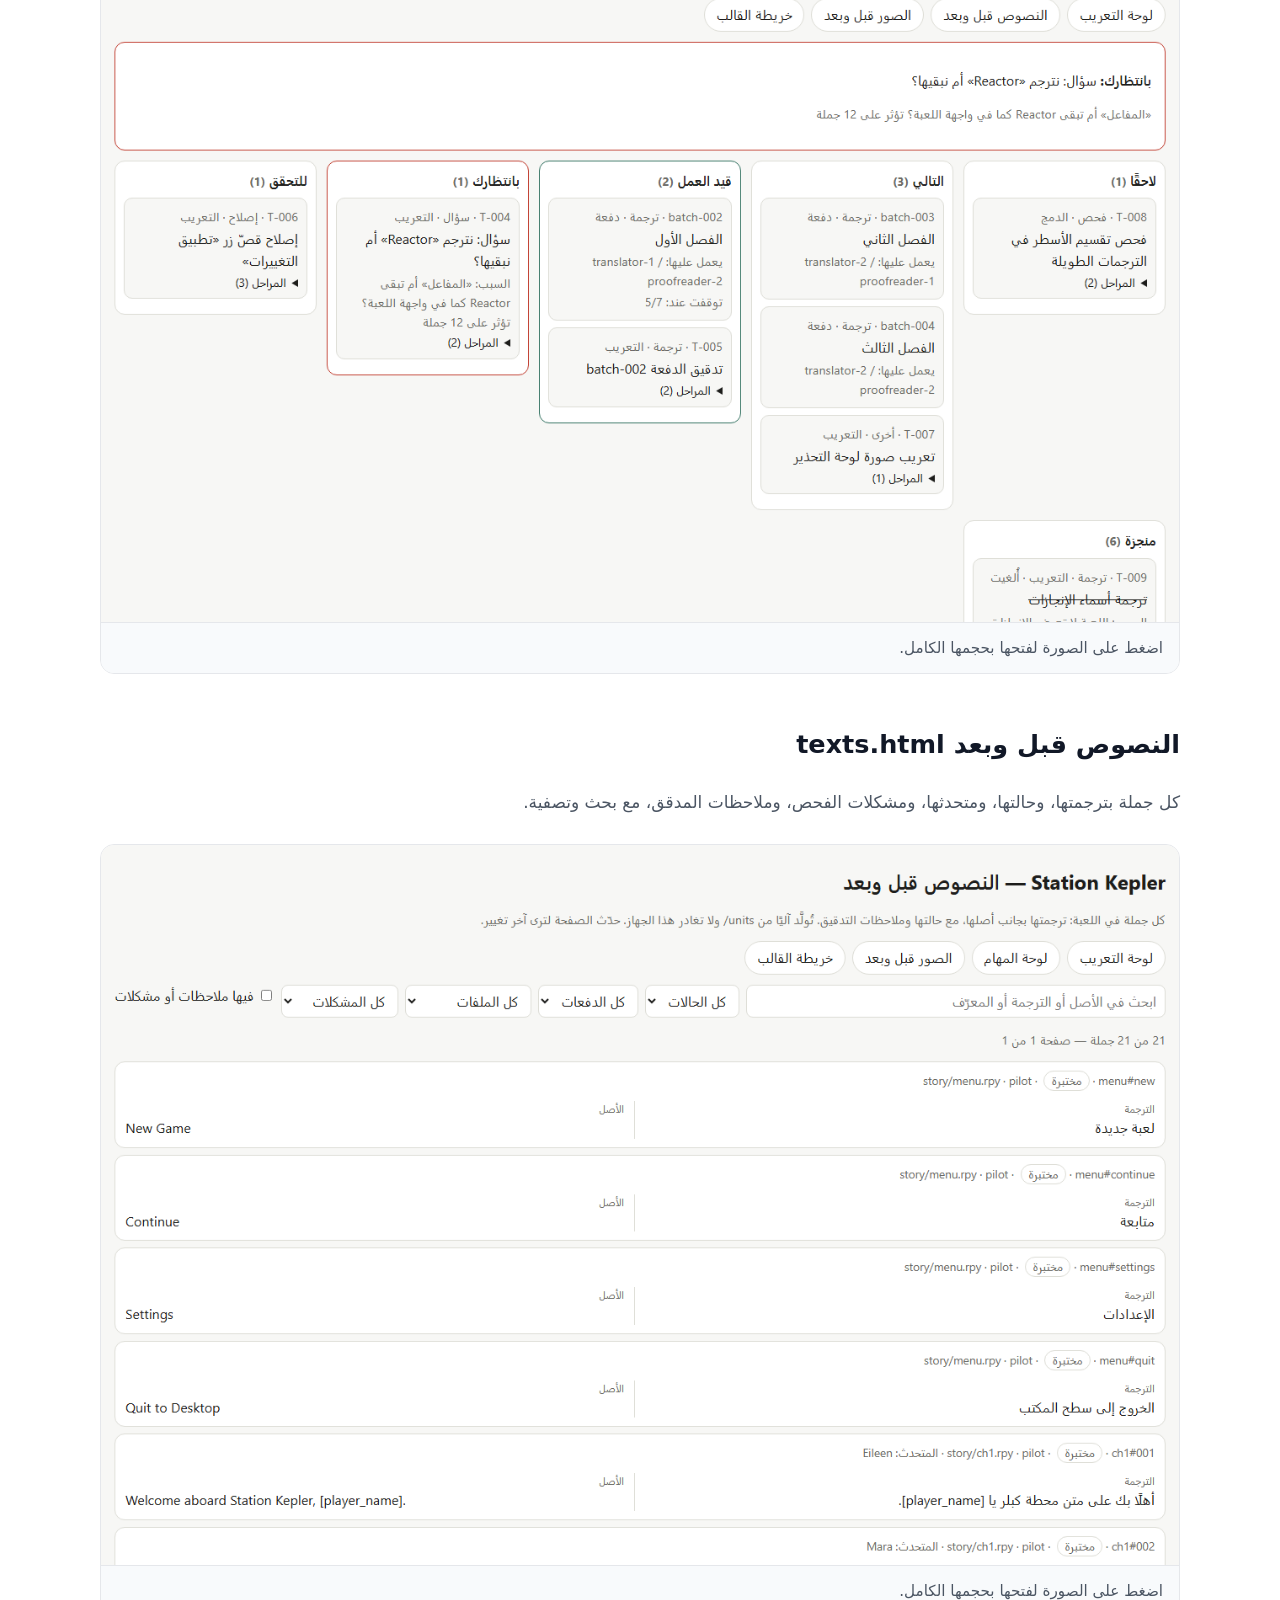
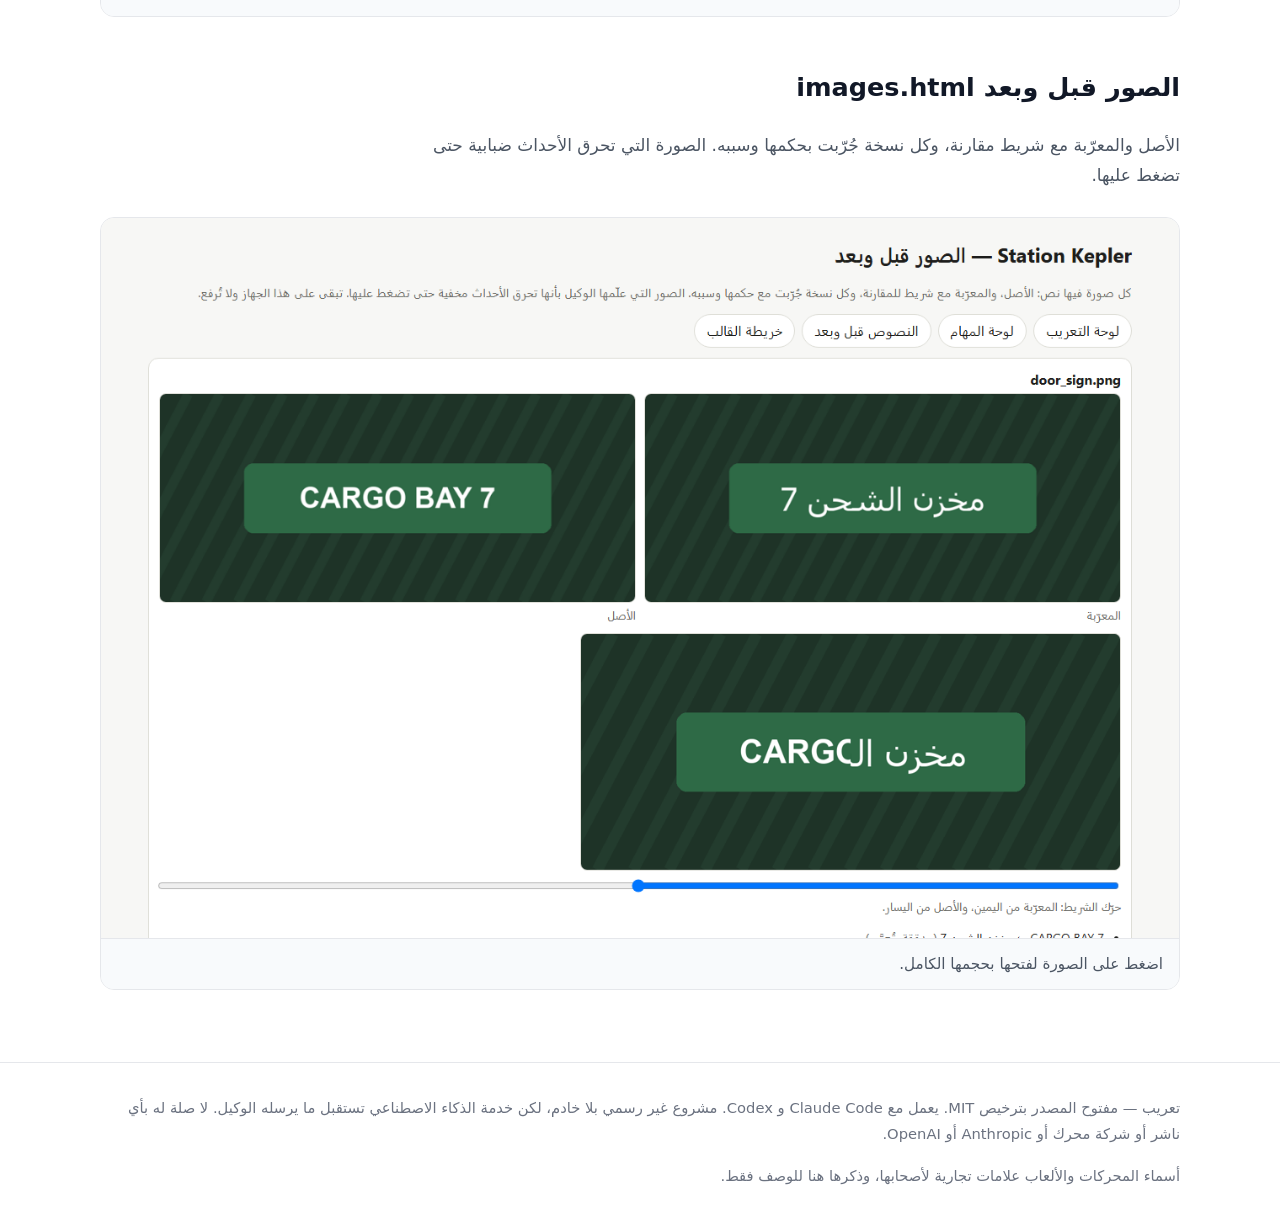
<file: docs/showcase.html>
<!doctype html>
<html lang="ar" dir="rtl">
<head>
<meta charset="utf-8">
<meta name="viewport" content="width=device-width,initial-scale=1">
<title>صفحات المتابعة</title>
<meta name="description" content="هذه لقطات حقيقية لصفحات القالب، ببيانات لعبة خيالية اسمها «Station Kepler»، لا نص ولا صورة فيها من لعبة حقيقية.">
<link rel="alternate" hreflang="en" href="en/showcase.html">
<link rel="stylesheet" href="assets/site.css">
</head>
<body>
<a class="skip" href="#main">انتقل إلى المحتوى</a>
<header class="site-head"><div class="wrap">
<a class="brand" href="index.html">تعريب <small>taarib</small></a>
<nav class="site-nav" aria-label="الأقسام"><a href="index.html">الرئيسية</a><a href="how-it-works.html">كيف يعمل</a><a href="install.html">الشرح والتثبيت</a><a href="showcase.html" aria-current="page">صفحات المتابعة</a><a href="https://github.com/abdallah28r/taarib">GitHub</a><a class="lang" href="en/showcase.html" hreflang="en" lang="en">English</a></nav>
</div></header>
<main id="main">
<div class="wrap" style="padding:40px 20px 24px"><h1>صفحات المتابعة</h1><p class="sub">هذه لقطات حقيقية لصفحات القالب، ببيانات لعبة خيالية اسمها «Station Kepler»، لا نص ولا صورة فيها من لعبة حقيقية.</p>
<div class="callout">صفحتا النصوص والصور تبقيان على جهازك ولا تُرفعان أبدًا، لأن فيهما محتوى اللعبة.</div><section class="full" id="dashboard"><h2>لوحة التعريب <bdi>dashboard.html</bdi></h2><p class="sub">ما ينتظرك في الأعلى، ثم المرحلة وشروط بوابتها، وآخر الأحداث، وآخر فحص للعبة، والتقدم، وجودة التدقيق، والخطة.</p><figure><div class="viewport">
<a href="assets/screens/dashboard.png"><img src="assets/screens/dashboard.png" alt="لوحة التعريب dashboard.html" loading="lazy"></a></div>
<figcaption>اضغط على الصورة لفتحها بحجمها الكامل.</figcaption></figure></section><section class="full" id="tasks"><h2>لوحة المهام <bdi>tasks.html</bdi></h2><p class="sub">أعمدة مثل Trello: لاحقًا، التالي، قيد العمل، بانتظارك، للتحقق، منجزة. لكل بطاقة مراحلها بالتواريخ، ولا تُغلق مهمة دون دليل.</p><figure><div class="viewport">
<a href="assets/screens/tasks.png"><img src="assets/screens/tasks.png" alt="لوحة المهام tasks.html" loading="lazy"></a></div>
<figcaption>اضغط على الصورة لفتحها بحجمها الكامل.</figcaption></figure></section><section class="full" id="texts"><h2>النصوص قبل وبعد <bdi>texts.html</bdi></h2><p class="sub">كل جملة بترجمتها، وحالتها، ومتحدثها، ومشكلات الفحص، وملاحظات المدقق، مع بحث وتصفية.</p><figure><div class="viewport">
<a href="assets/screens/texts.png"><img src="assets/screens/texts.png" alt="النصوص قبل وبعد texts.html" loading="lazy"></a></div>
<figcaption>اضغط على الصورة لفتحها بحجمها الكامل.</figcaption></figure></section><section class="full" id="images"><h2>الصور قبل وبعد <bdi>images.html</bdi></h2><p class="sub">الأصل والمعرّبة مع شريط مقارنة، وكل نسخة جُرّبت بحكمها وسببه. الصورة التي تحرق الأحداث ضبابية حتى تضغط عليها.</p><figure><div class="viewport">
<a href="assets/screens/images.png"><img src="assets/screens/images.png" alt="الصور قبل وبعد images.html" loading="lazy"></a></div>
<figcaption>اضغط على الصورة لفتحها بحجمها الكامل.</figcaption></figure></section></div>
</main>
<footer class="site-foot"><div class="wrap"><span>تعريب — مفتوح المصدر بترخيص MIT. يعمل مع Claude Code و Codex. مشروع غير رسمي بلا خادم، لكن خدمة الذكاء الاصطناعي تستقبل ما يرسله الوكيل. لا صلة له بأي ناشر أو شركة محرك أو Anthropic أو OpenAI.</span><span>أسماء المحركات والألعاب علامات تجارية لأصحابها، وذكرها هنا للوصف فقط.</span></div></footer>
</body>
</html>
</file>
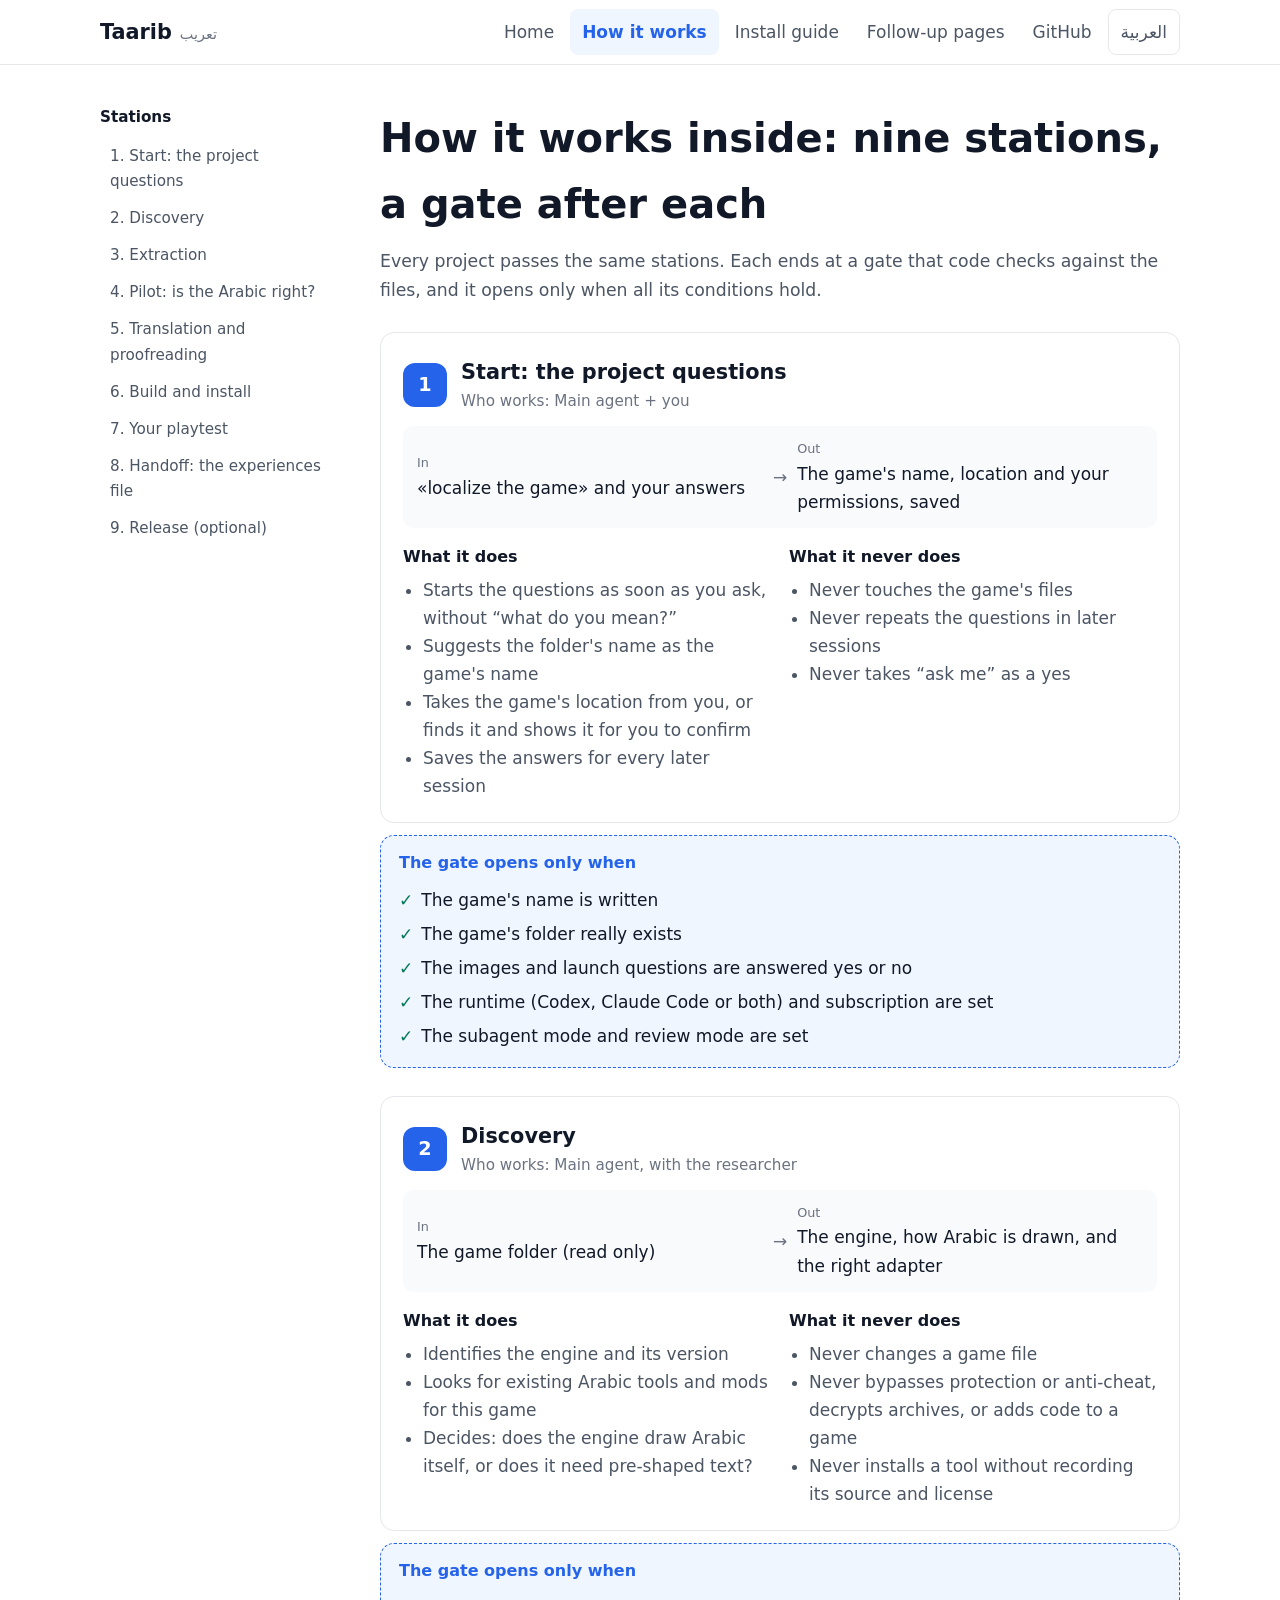
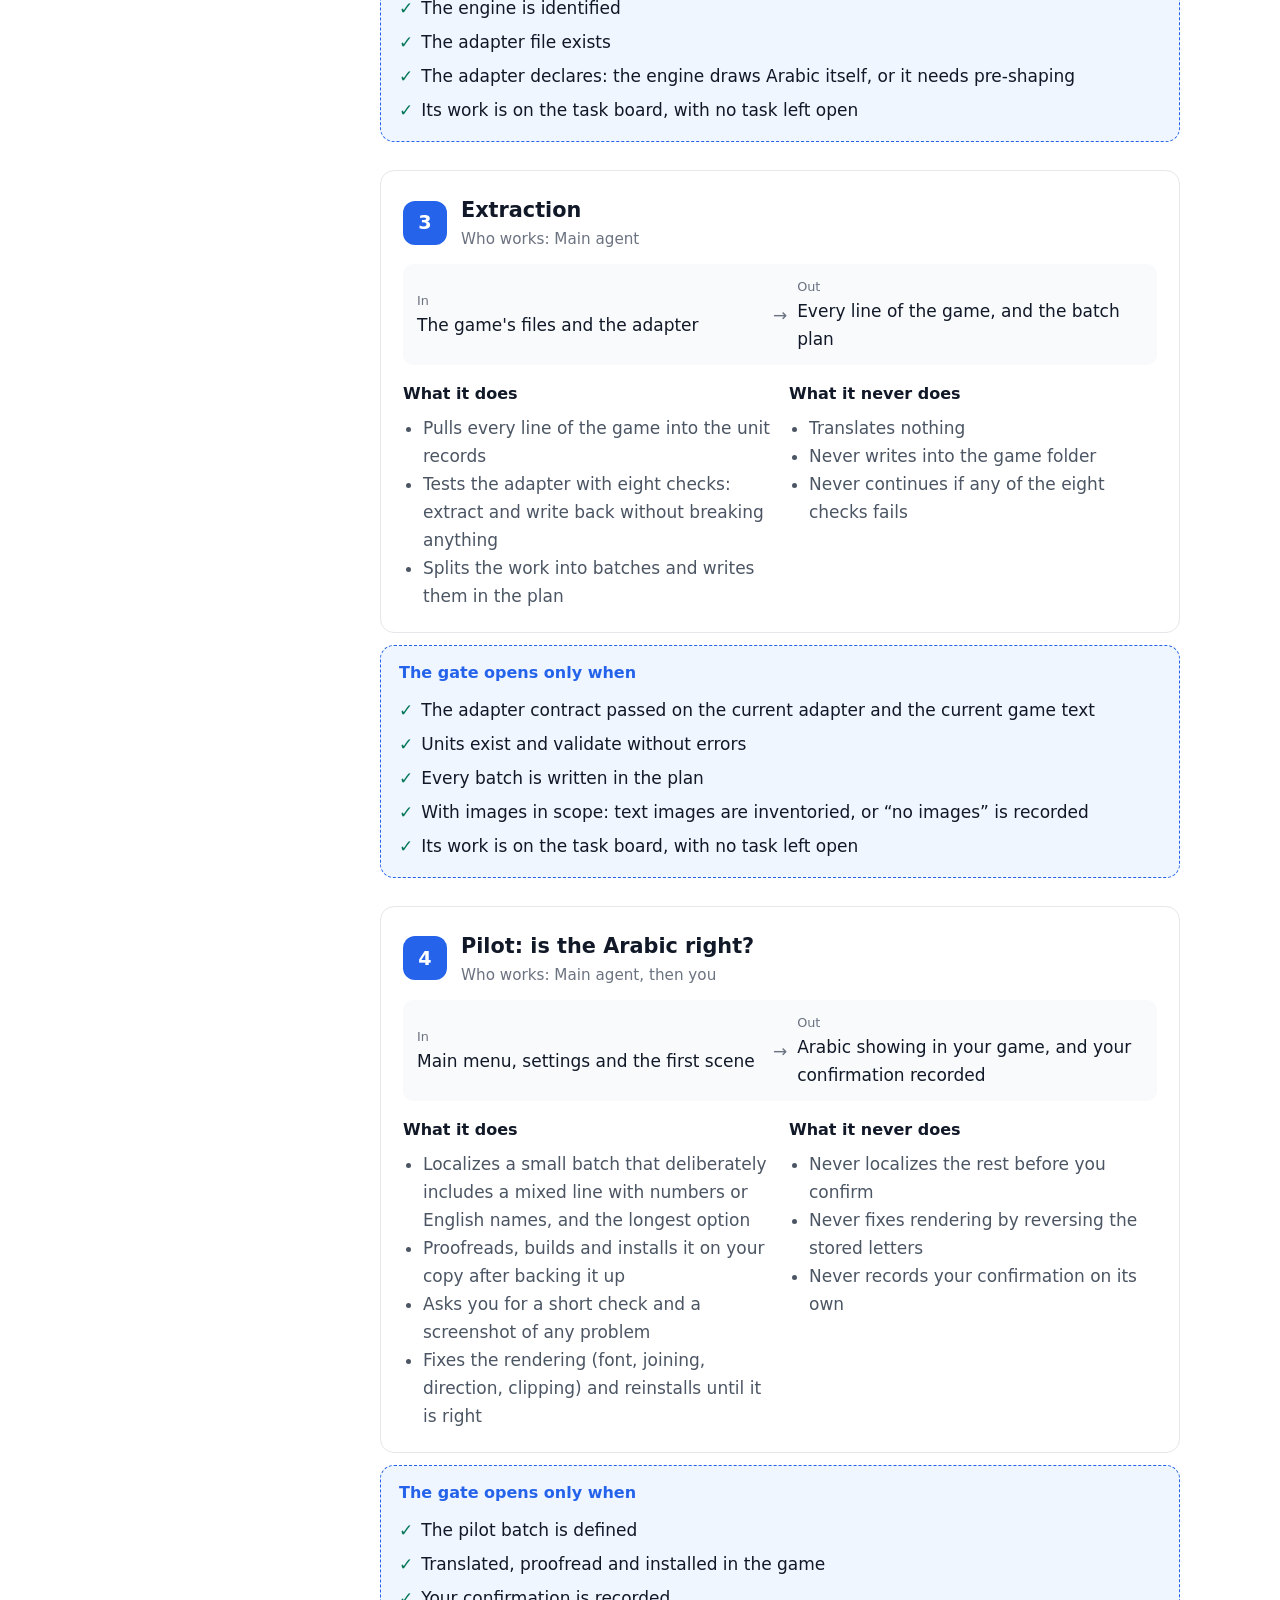
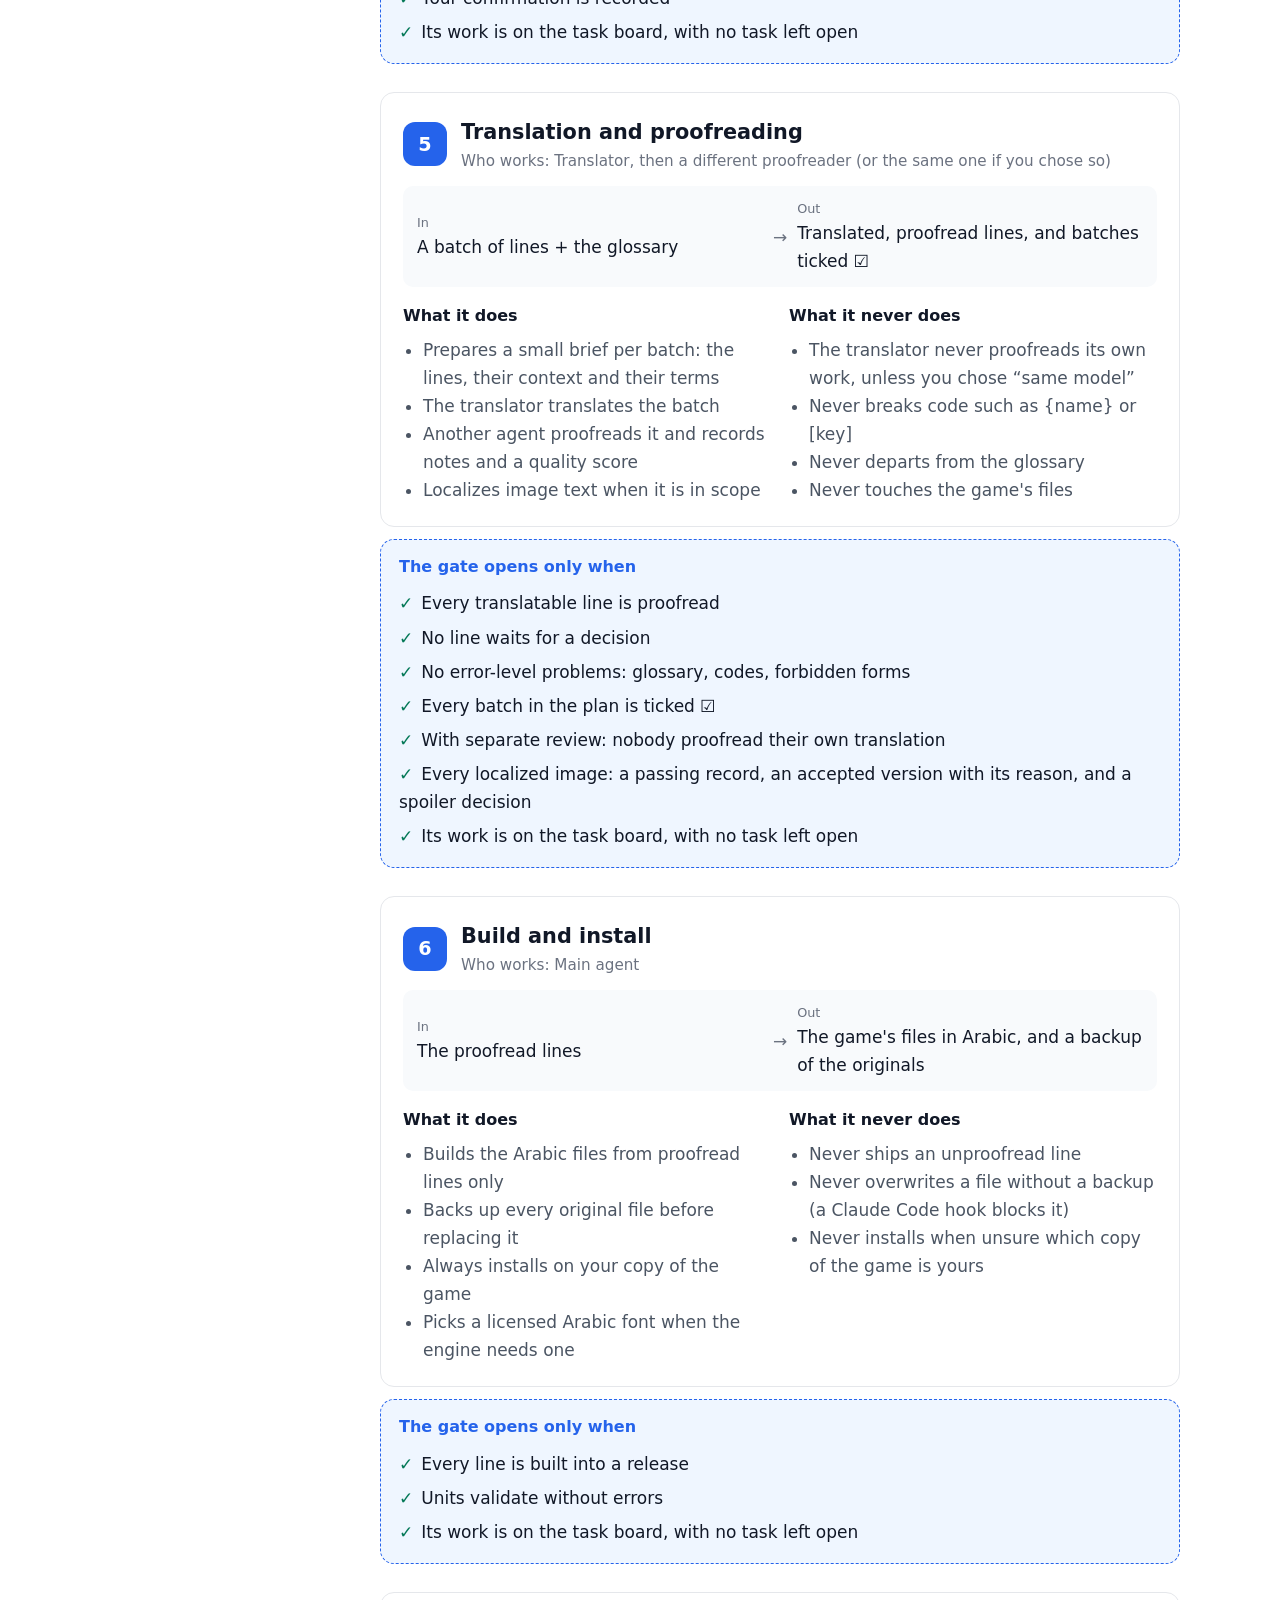
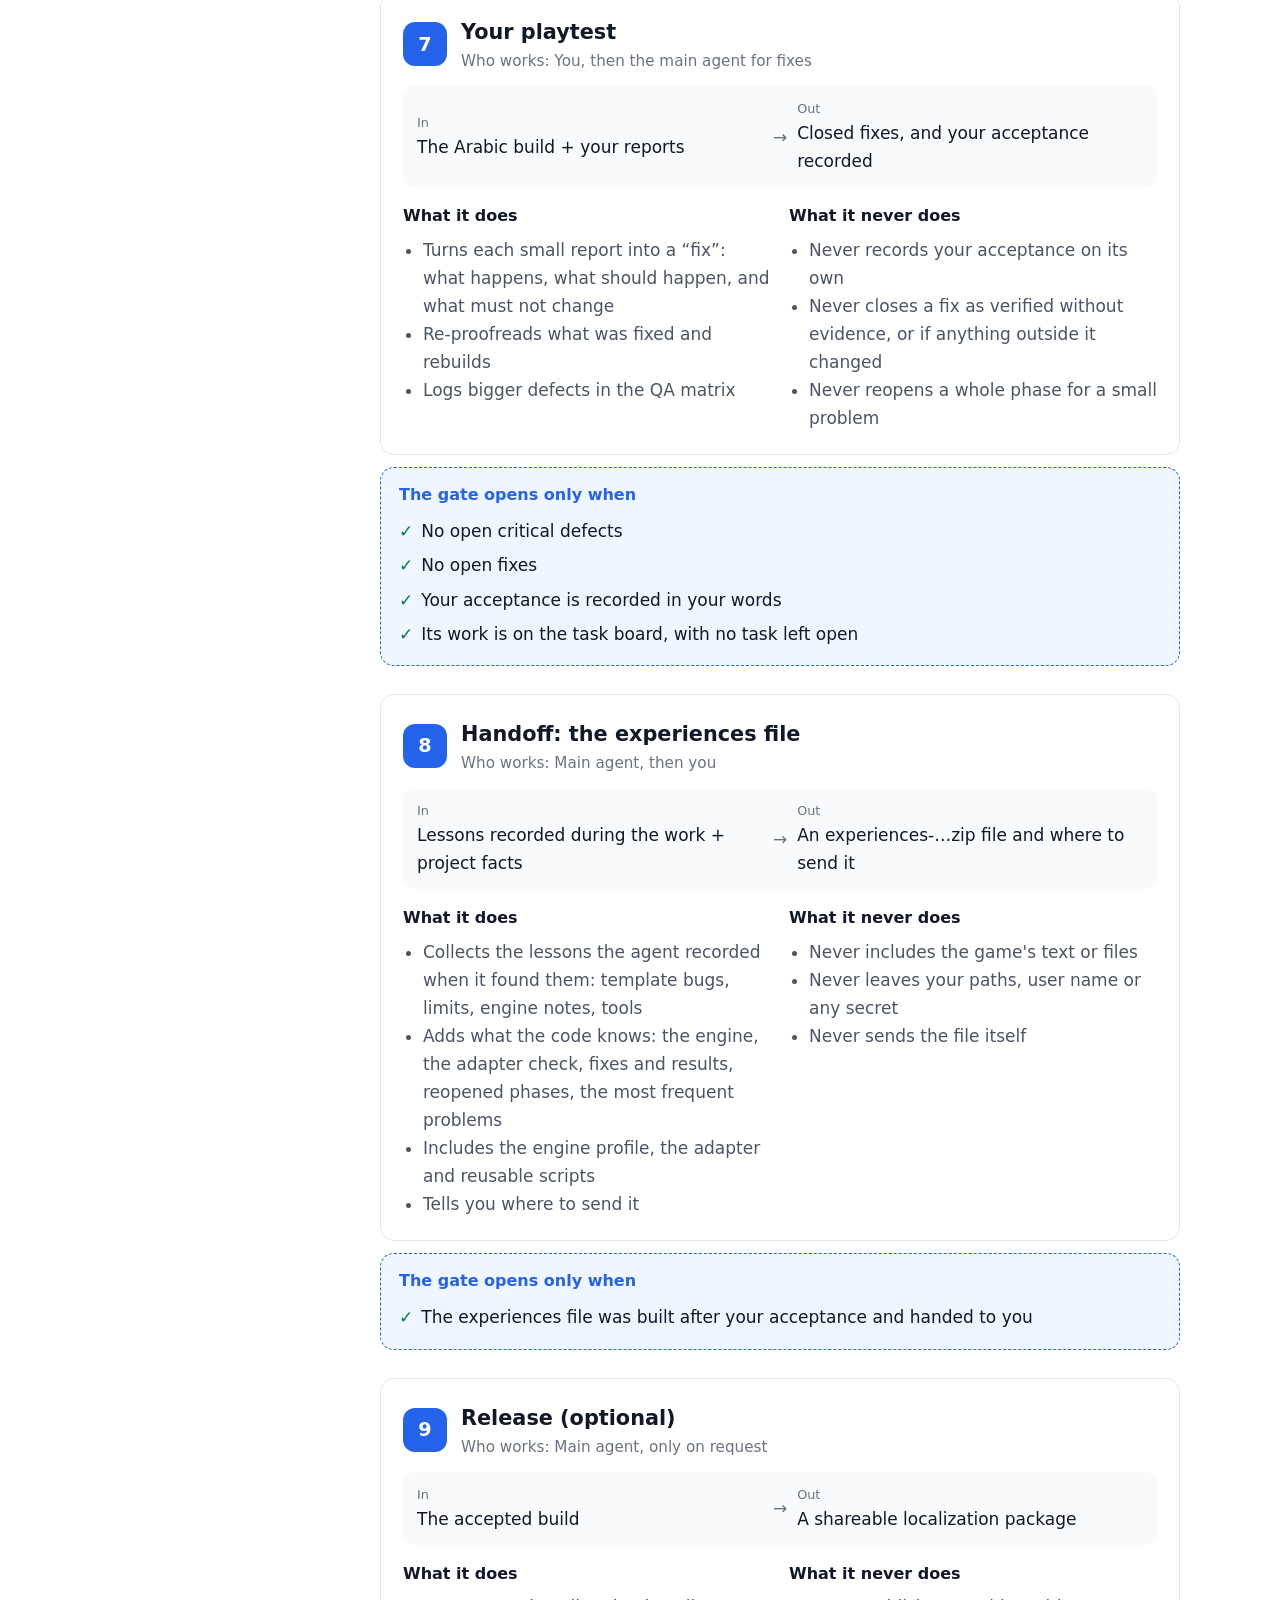
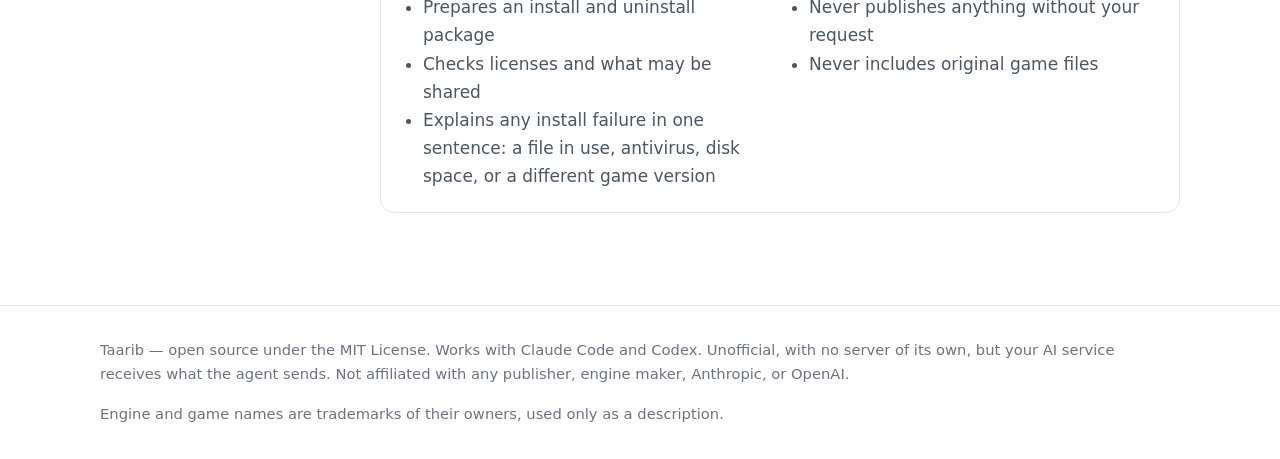
<file: docs/en/how-it-works.html>
<!doctype html>
<html lang="en" dir="ltr">
<head>
<meta charset="utf-8">
<meta name="viewport" content="width=device-width,initial-scale=1">
<title>How Taarib works</title>
<meta name="description" content="Every project passes the same stations. Each ends at a gate that code checks against the files, and it opens only when all its conditions hold.">
<link rel="alternate" hreflang="ar" href="../how-it-works.html">
<link rel="stylesheet" href="../assets/site.css">
</head>
<body>
<a class="skip" href="#main">Skip to content</a>
<header class="site-head"><div class="wrap">
<a class="brand" href="index.html">Taarib <small>تعريب</small></a>
<nav class="site-nav" aria-label="Sections"><a href="index.html">Home</a><a href="how-it-works.html" aria-current="page">How it works</a><a href="install.html">Install guide</a><a href="showcase.html">Follow-up pages</a><a href="https://github.com/abdallah28r/taarib">GitHub</a><a class="lang" href="../how-it-works.html" hreflang="ar" lang="ar">العربية</a></nav>
</div></header>
<main id="main">
<div class="wrap doc"><aside class="toc"><p>Stations</p><ol><li><a href="#s1">1. Start: the project questions</a></li><li><a href="#s2">2. Discovery</a></li><li><a href="#s3">3. Extraction</a></li><li><a href="#s4">4. Pilot: is the Arabic right?</a></li><li><a href="#s5">5. Translation and proofreading</a></li><li><a href="#s6">6. Build and install</a></li><li><a href="#s7">7. Your playtest</a></li><li><a href="#s8">8. Handoff: the experiences file</a></li><li><a href="#s9">9. Release (optional)</a></li></ol></aside>
<article><h1>How it works inside: nine stations, a gate after each</h1><p class="lead">Every project passes the same stations. Each ends at a gate that code checks against the files, and it opens only when all its conditions hold.</p><section class="station" id="s1"><header><span class="num">1</span><div><h2>Start: the project questions</h2>
<p class="who">Who works: Main agent + you</p></div></header>
<div class="io"><div><b>In</b>«localize the game» and your answers</div><span class="arrow" aria-hidden="true">→</span><div><b>Out</b>The game's name, location and your permissions, saved</div></div>
<div class="cols"><div><h3>What it does</h3><ul><li>Starts the questions as soon as you ask, without “what do you mean?”</li><li>Suggests the folder's name as the game's name</li><li>Takes the game's location from you, or finds it and shows it for you to confirm</li><li>Saves the answers for every later session</li></ul></div><div><h3>What it never does</h3><ul><li>Never touches the game's files</li><li>Never repeats the questions in later sessions</li><li>Never takes “ask me” as a yes</li></ul></div></div></section><div class="gate"><h3>The gate opens only when</h3><ul><li>The game's name is written</li><li>The game's folder really exists</li><li>The images and launch questions are answered yes or no</li><li>The runtime (Codex, Claude Code or both) and subscription are set</li><li>The subagent mode and review mode are set</li></ul></div><section class="station" id="s2"><header><span class="num">2</span><div><h2>Discovery</h2>
<p class="who">Who works: Main agent, with the researcher</p></div></header>
<div class="io"><div><b>In</b>The game folder (read only)</div><span class="arrow" aria-hidden="true">→</span><div><b>Out</b>The engine, how Arabic is drawn, and the right adapter</div></div>
<div class="cols"><div><h3>What it does</h3><ul><li>Identifies the engine and its version</li><li>Looks for existing Arabic tools and mods for this game</li><li>Decides: does the engine draw Arabic itself, or does it need pre-shaped text?</li></ul></div><div><h3>What it never does</h3><ul><li>Never changes a game file</li><li>Never bypasses protection or anti-cheat, decrypts archives, or adds code to a game</li><li>Never installs a tool without recording its source and license</li></ul></div></div></section><div class="gate"><h3>The gate opens only when</h3><ul><li>The engine is identified</li><li>The adapter file exists</li><li>The adapter declares: the engine draws Arabic itself, or it needs pre-shaping</li><li>Its work is on the task board, with no task left open</li></ul></div><section class="station" id="s3"><header><span class="num">3</span><div><h2>Extraction</h2>
<p class="who">Who works: Main agent</p></div></header>
<div class="io"><div><b>In</b>The game's files and the adapter</div><span class="arrow" aria-hidden="true">→</span><div><b>Out</b>Every line of the game, and the batch plan</div></div>
<div class="cols"><div><h3>What it does</h3><ul><li>Pulls every line of the game into the unit records</li><li>Tests the adapter with eight checks: extract and write back without breaking anything</li><li>Splits the work into batches and writes them in the plan</li></ul></div><div><h3>What it never does</h3><ul><li>Translates nothing</li><li>Never writes into the game folder</li><li>Never continues if any of the eight checks fails</li></ul></div></div></section><div class="gate"><h3>The gate opens only when</h3><ul><li>The adapter contract passed on the current adapter and the current game text</li><li>Units exist and validate without errors</li><li>Every batch is written in the plan</li><li>With images in scope: text images are inventoried, or “no images” is recorded</li><li>Its work is on the task board, with no task left open</li></ul></div><section class="station" id="s4"><header><span class="num">4</span><div><h2>Pilot: is the Arabic right?</h2>
<p class="who">Who works: Main agent, then you</p></div></header>
<div class="io"><div><b>In</b>Main menu, settings and the first scene</div><span class="arrow" aria-hidden="true">→</span><div><b>Out</b>Arabic showing in your game, and your confirmation recorded</div></div>
<div class="cols"><div><h3>What it does</h3><ul><li>Localizes a small batch that deliberately includes a mixed line with numbers or English names, and the longest option</li><li>Proofreads, builds and installs it on your copy after backing it up</li><li>Asks you for a short check and a screenshot of any problem</li><li>Fixes the rendering (font, joining, direction, clipping) and reinstalls until it is right</li></ul></div><div><h3>What it never does</h3><ul><li>Never localizes the rest before you confirm</li><li>Never fixes rendering by reversing the stored letters</li><li>Never records your confirmation on its own</li></ul></div></div></section><div class="gate"><h3>The gate opens only when</h3><ul><li>The pilot batch is defined</li><li>Translated, proofread and installed in the game</li><li>Your confirmation is recorded</li><li>Its work is on the task board, with no task left open</li></ul></div><section class="station" id="s5"><header><span class="num">5</span><div><h2>Translation and proofreading</h2>
<p class="who">Who works: Translator, then a different proofreader (or the same one if you chose so)</p></div></header>
<div class="io"><div><b>In</b>A batch of lines + the glossary</div><span class="arrow" aria-hidden="true">→</span><div><b>Out</b>Translated, proofread lines, and batches ticked ☑</div></div>
<div class="cols"><div><h3>What it does</h3><ul><li>Prepares a small brief per batch: the lines, their context and their terms</li><li>The translator translates the batch</li><li>Another agent proofreads it and records notes and a quality score</li><li>Localizes image text when it is in scope</li></ul></div><div><h3>What it never does</h3><ul><li>The translator never proofreads its own work, unless you chose “same model”</li><li>Never breaks code such as {name} or [key]</li><li>Never departs from the glossary</li><li>Never touches the game's files</li></ul></div></div></section><div class="gate"><h3>The gate opens only when</h3><ul><li>Every translatable line is proofread</li><li>No line waits for a decision</li><li>No error-level problems: glossary, codes, forbidden forms</li><li>Every batch in the plan is ticked ☑</li><li>With separate review: nobody proofread their own translation</li><li>Every localized image: a passing record, an accepted version with its reason, and a spoiler decision</li><li>Its work is on the task board, with no task left open</li></ul></div><section class="station" id="s6"><header><span class="num">6</span><div><h2>Build and install</h2>
<p class="who">Who works: Main agent</p></div></header>
<div class="io"><div><b>In</b>The proofread lines</div><span class="arrow" aria-hidden="true">→</span><div><b>Out</b>The game's files in Arabic, and a backup of the originals</div></div>
<div class="cols"><div><h3>What it does</h3><ul><li>Builds the Arabic files from proofread lines only</li><li>Backs up every original file before replacing it</li><li>Always installs on your copy of the game</li><li>Picks a licensed Arabic font when the engine needs one</li></ul></div><div><h3>What it never does</h3><ul><li>Never ships an unproofread line</li><li>Never overwrites a file without a backup (a Claude Code hook blocks it)</li><li>Never installs when unsure which copy of the game is yours</li></ul></div></div></section><div class="gate"><h3>The gate opens only when</h3><ul><li>Every line is built into a release</li><li>Units validate without errors</li><li>Its work is on the task board, with no task left open</li></ul></div><section class="station" id="s7"><header><span class="num">7</span><div><h2>Your playtest</h2>
<p class="who">Who works: You, then the main agent for fixes</p></div></header>
<div class="io"><div><b>In</b>The Arabic build + your reports</div><span class="arrow" aria-hidden="true">→</span><div><b>Out</b>Closed fixes, and your acceptance recorded</div></div>
<div class="cols"><div><h3>What it does</h3><ul><li>Turns each small report into a “fix”: what happens, what should happen, and what must not change</li><li>Re-proofreads what was fixed and rebuilds</li><li>Logs bigger defects in the QA matrix</li></ul></div><div><h3>What it never does</h3><ul><li>Never records your acceptance on its own</li><li>Never closes a fix as verified without evidence, or if anything outside it changed</li><li>Never reopens a whole phase for a small problem</li></ul></div></div></section><div class="gate"><h3>The gate opens only when</h3><ul><li>No open critical defects</li><li>No open fixes</li><li>Your acceptance is recorded in your words</li><li>Its work is on the task board, with no task left open</li></ul></div><section class="station" id="s8"><header><span class="num">8</span><div><h2>Handoff: the experiences file</h2>
<p class="who">Who works: Main agent, then you</p></div></header>
<div class="io"><div><b>In</b>Lessons recorded during the work + project facts</div><span class="arrow" aria-hidden="true">→</span><div><b>Out</b>An experiences-…zip file and where to send it</div></div>
<div class="cols"><div><h3>What it does</h3><ul><li>Collects the lessons the agent recorded when it found them: template bugs, limits, engine notes, tools</li><li>Adds what the code knows: the engine, the adapter check, fixes and results, reopened phases, the most frequent problems</li><li>Includes the engine profile, the adapter and reusable scripts</li><li>Tells you where to send it</li></ul></div><div><h3>What it never does</h3><ul><li>Never includes the game's text or files</li><li>Never leaves your paths, user name or any secret</li><li>Never sends the file itself</li></ul></div></div></section><div class="gate"><h3>The gate opens only when</h3><ul><li>The experiences file was built after your acceptance and handed to you</li></ul></div><section class="station" id="s9"><header><span class="num">9</span><div><h2>Release (optional)</h2>
<p class="who">Who works: Main agent, only on request</p></div></header>
<div class="io"><div><b>In</b>The accepted build</div><span class="arrow" aria-hidden="true">→</span><div><b>Out</b>A shareable localization package</div></div>
<div class="cols"><div><h3>What it does</h3><ul><li>Prepares an install and uninstall package</li><li>Checks licenses and what may be shared</li><li>Explains any install failure in one sentence: a file in use, antivirus, disk space, or a different game version</li></ul></div><div><h3>What it never does</h3><ul><li>Never publishes anything without your request</li><li>Never includes original game files</li></ul></div></div></section><div style="height:28px"></div></article></div>
</main>
<footer class="site-foot"><div class="wrap"><span>Taarib — open source under the MIT License. Works with Claude Code and Codex. Unofficial, with no server of its own, but your AI service receives what the agent sends. Not affiliated with any publisher, engine maker, Anthropic, or OpenAI.</span><span>Engine and game names are trademarks of their owners, used only as a description.</span></div></footer>
</body>
</html>
</file>
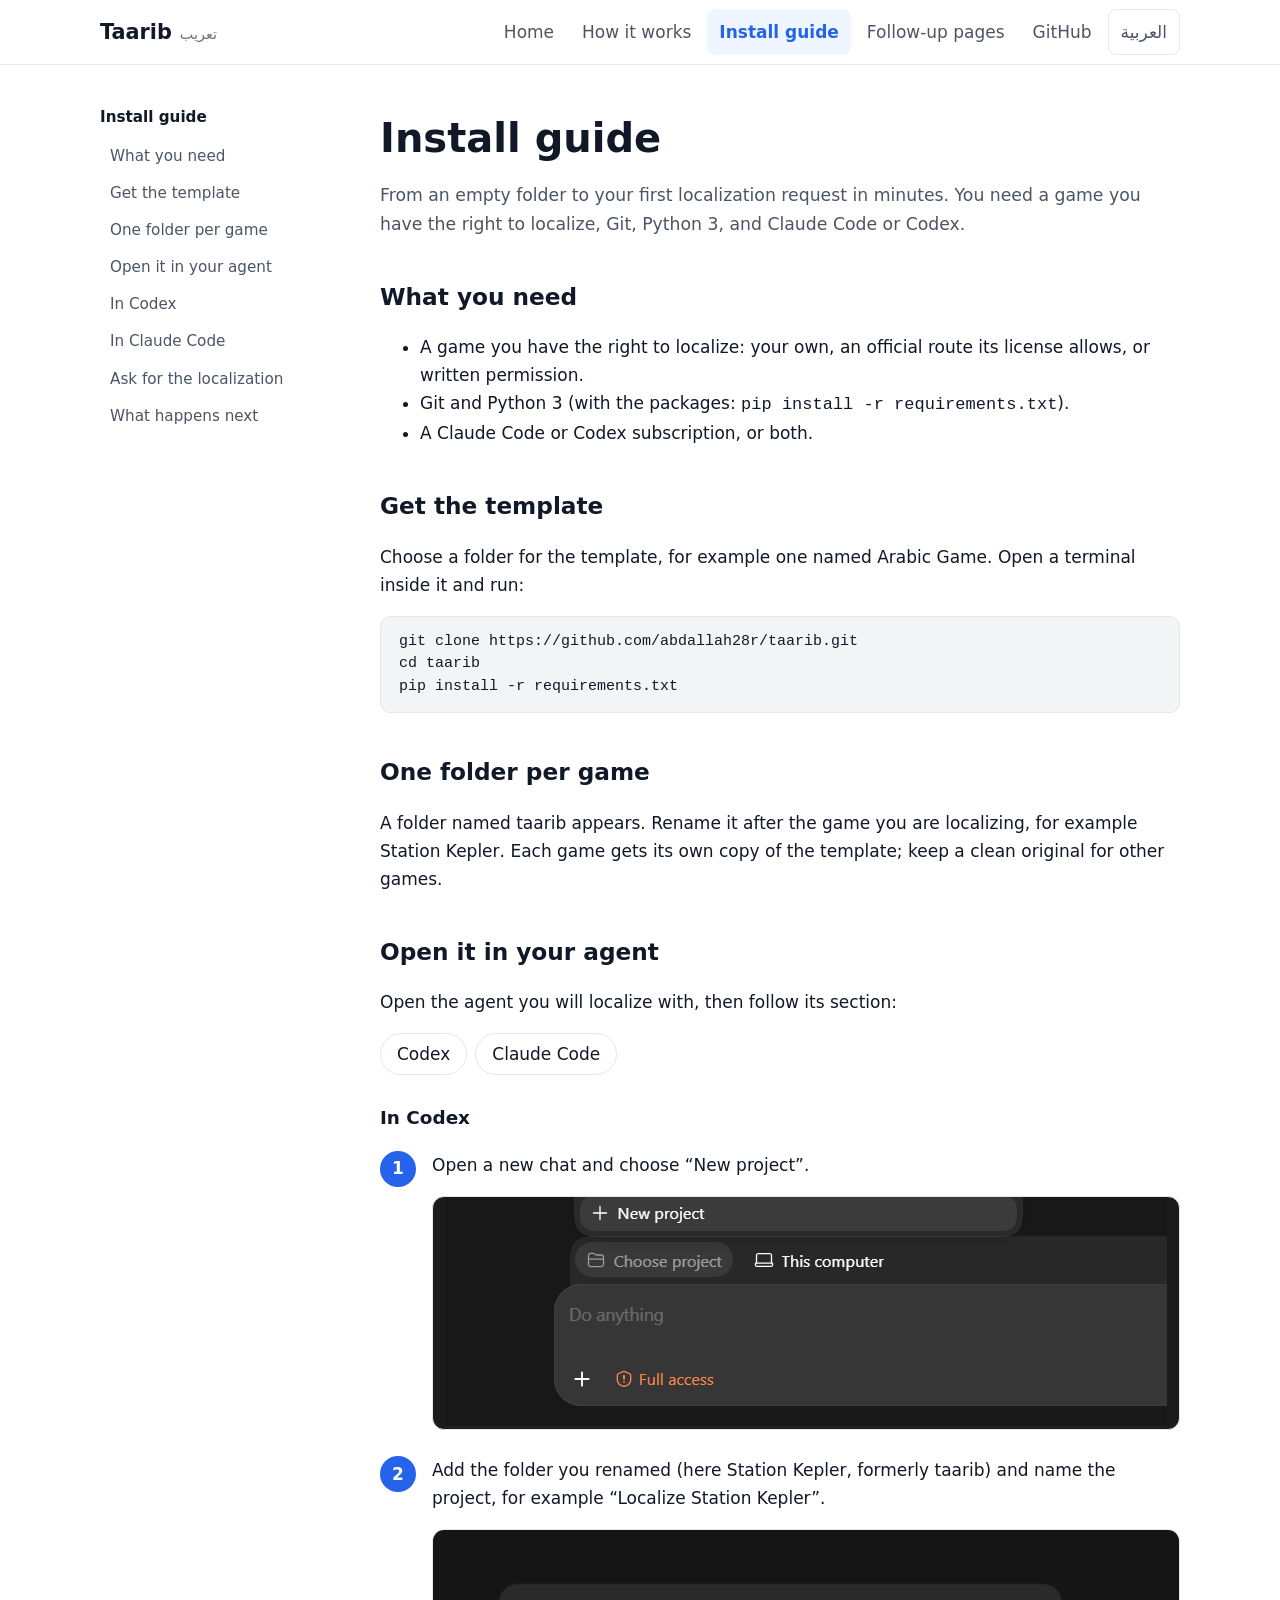
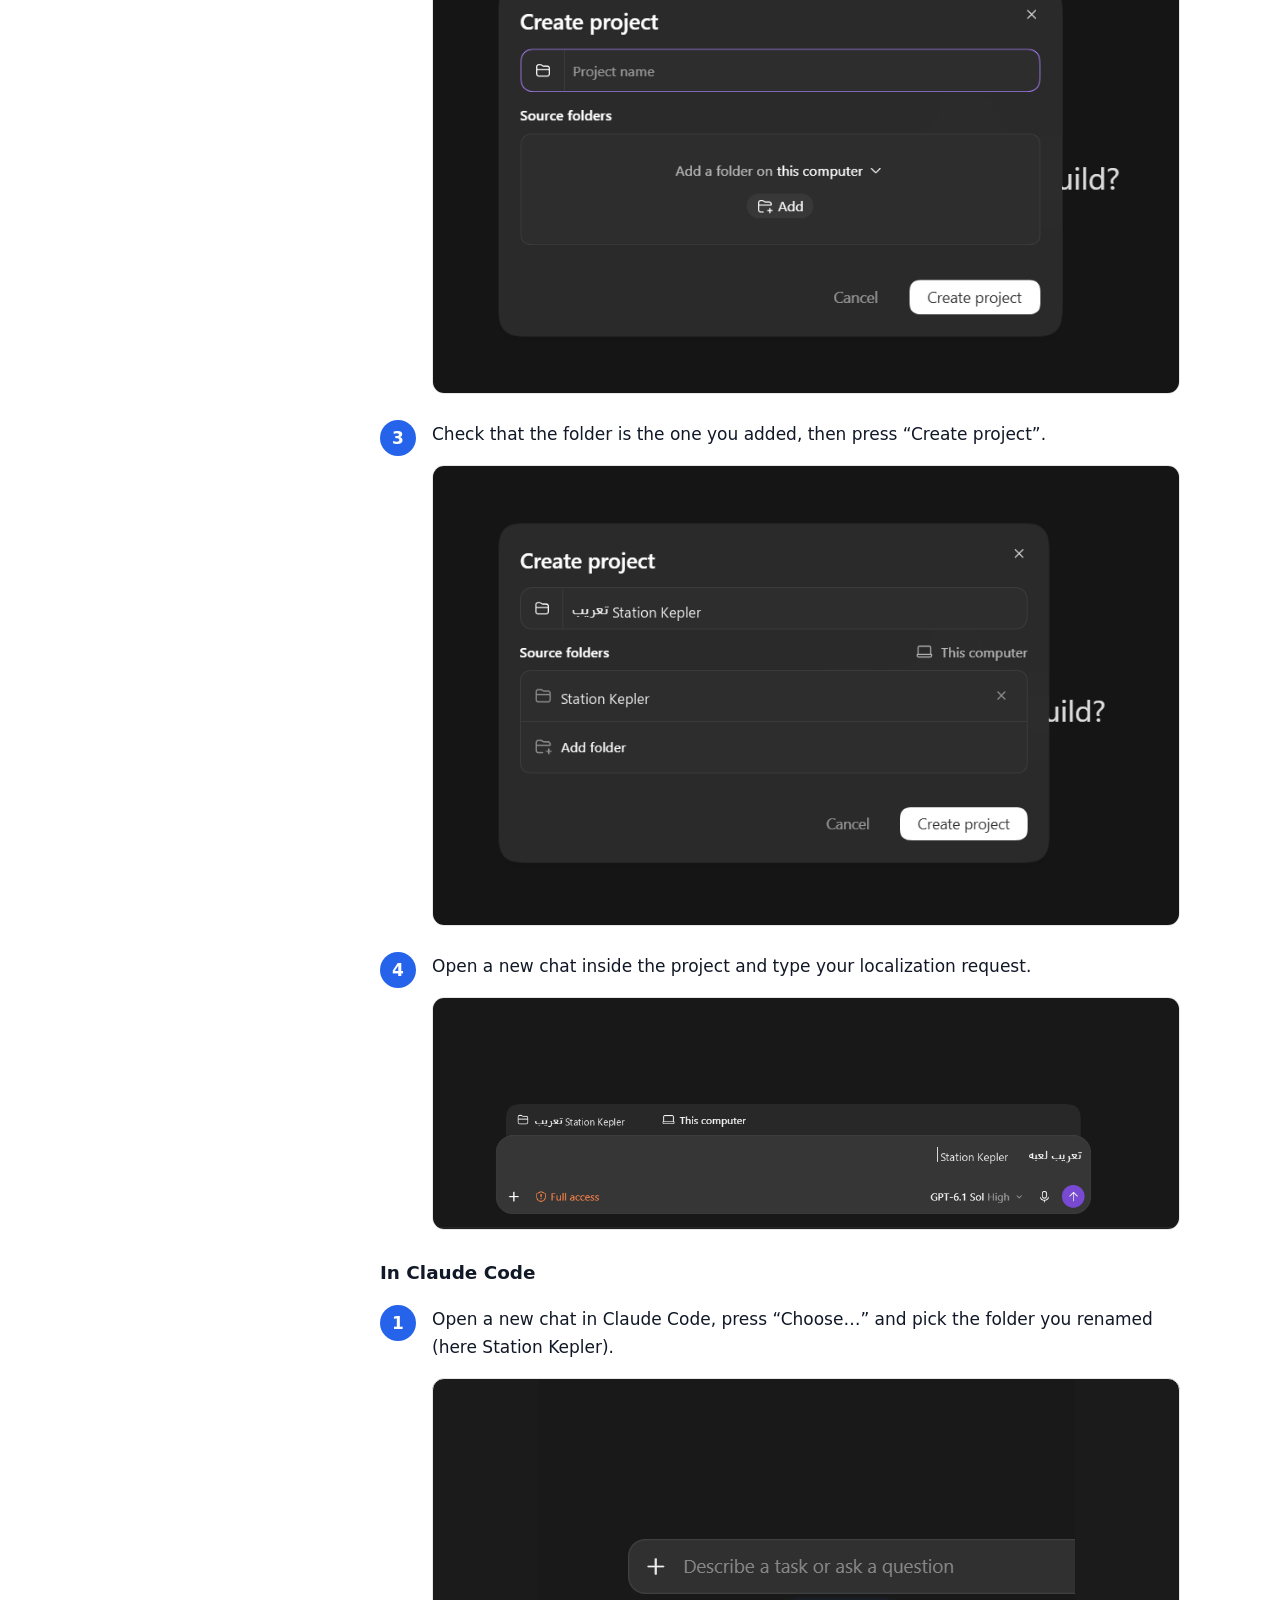
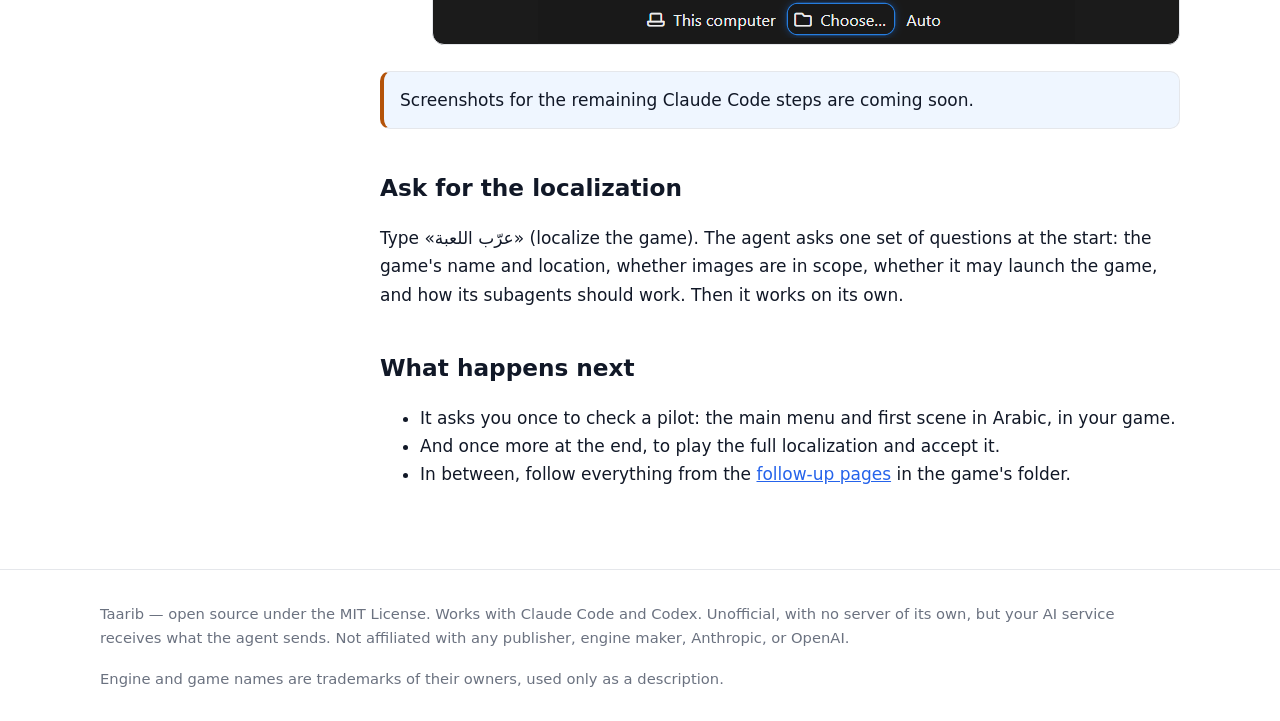
<file: docs/en/install.html>
<!doctype html>
<html lang="en" dir="ltr">
<head>
<meta charset="utf-8">
<meta name="viewport" content="width=device-width,initial-scale=1">
<title>Install guide</title>
<meta name="description" content="From an empty folder to your first localization request in minutes. You need a game you have the right to localize, Git, Python 3, and Claude Code or Codex.">
<link rel="alternate" hreflang="ar" href="../install.html">
<link rel="stylesheet" href="../assets/site.css">
</head>
<body>
<a class="skip" href="#main">Skip to content</a>
<header class="site-head"><div class="wrap">
<a class="brand" href="index.html">Taarib <small>تعريب</small></a>
<nav class="site-nav" aria-label="Sections"><a href="index.html">Home</a><a href="how-it-works.html">How it works</a><a href="install.html" aria-current="page">Install guide</a><a href="showcase.html">Follow-up pages</a><a href="https://github.com/abdallah28r/taarib">GitHub</a><a class="lang" href="../install.html" hreflang="ar" lang="ar">العربية</a></nav>
</div></header>
<main id="main">
<div class="wrap doc"><aside class="toc"><p>Install guide</p><ol><li><a href="#need">What you need</a></li><li><a href="#get">Get the template</a></li><li><a href="#rename">One folder per game</a></li><li><a href="#runtime">Open it in your agent</a></li><li><a href="#codex">In Codex</a></li><li><a href="#claude">In Claude Code</a></li><li><a href="#ask">Ask for the localization</a></li><li><a href="#next">What happens next</a></li></ol></aside><article>
<h1>Install guide</h1><p class="lead">From an empty folder to your first localization request in minutes. You need a game you have the right to localize, Git, Python 3, and Claude Code or Codex.</p>
<h2 id="need">What you need</h2><ul><li>A game you have the right to localize: your own, an official route its license allows, or written permission.</li><li>Git and Python 3 (with the packages: <code>pip install -r requirements.txt</code>).</li><li>A Claude Code or Codex subscription, or both.</li></ul>
<h2 id="get">Get the template</h2><p>Choose a folder for the template, for example one named <bdi>Arabic Game</bdi>. Open a terminal inside it and run:</p><pre class="cmd">git clone https://github.com/abdallah28r/taarib.git
cd taarib
pip install -r requirements.txt</pre>
<h2 id="rename">One folder per game</h2><p>A folder named <bdi>taarib</bdi> appears. Rename it after the game you are localizing, for example <bdi>Station Kepler</bdi>. Each game gets its own copy of the template; keep a clean original for other games.</p>
<h2 id="runtime">Open it in your agent</h2><p>Open the agent you will localize with, then follow its section:</p><div class="tabs"><a href="#codex">Codex</a><a href="#claude">Claude Code</a></div>
<h3 id="codex">In Codex</h3><ol class="steps"><li><p>Open a new chat and choose “New project”.</p><figure><img src="../assets/install/codex-1-new-project.png" alt="" loading="lazy"></figure></li><li><p>Add the folder you renamed (here <bdi>Station Kepler</bdi>, formerly <bdi>taarib</bdi>) and name the project, for example “Localize Station Kepler”.</p><figure><img src="../assets/install/codex-2-create-project.png" alt="" loading="lazy"></figure></li><li><p>Check that the folder is the one you added, then press “Create project”.</p><figure><img src="../assets/install/codex-3-project-folder.png" alt="" loading="lazy"></figure></li><li><p>Open a new chat inside the project and type your localization request.</p><figure><img src="../assets/install/codex-4-request.png" alt="" loading="lazy"></figure></li></ol>
<h3 id="claude">In Claude Code</h3><ol class="steps"><li><p>Open a new chat in Claude Code, press “Choose…” and pick the folder you renamed (here <bdi>Station Kepler</bdi>).</p><figure><img src="../assets/install/claude-1-choose-folder.png" alt="" loading="lazy"></figure></li></ol><div class="callout soon">Screenshots for the remaining Claude Code steps are coming soon.</div>
<h2 id="ask">Ask for the localization</h2><p>Type «عرّب اللعبة» (localize the game). The agent asks one set of questions at the start: the game's name and location, whether images are in scope, whether it may launch the game, and how its subagents should work. Then it works on its own.</p>
<h2 id="next">What happens next</h2><ul><li>It asks you once to check a pilot: the main menu and first scene in Arabic, in your game.</li><li>And once more at the end, to play the full localization and accept it.</li><li>In between, follow everything from the <a href="showcase.html">follow-up pages</a> in the game's folder.</li></ul>
</article></div>
</main>
<footer class="site-foot"><div class="wrap"><span>Taarib — open source under the MIT License. Works with Claude Code and Codex. Unofficial, with no server of its own, but your AI service receives what the agent sends. Not affiliated with any publisher, engine maker, Anthropic, or OpenAI.</span><span>Engine and game names are trademarks of their owners, used only as a description.</span></div></footer>
</body>
</html>
</file>
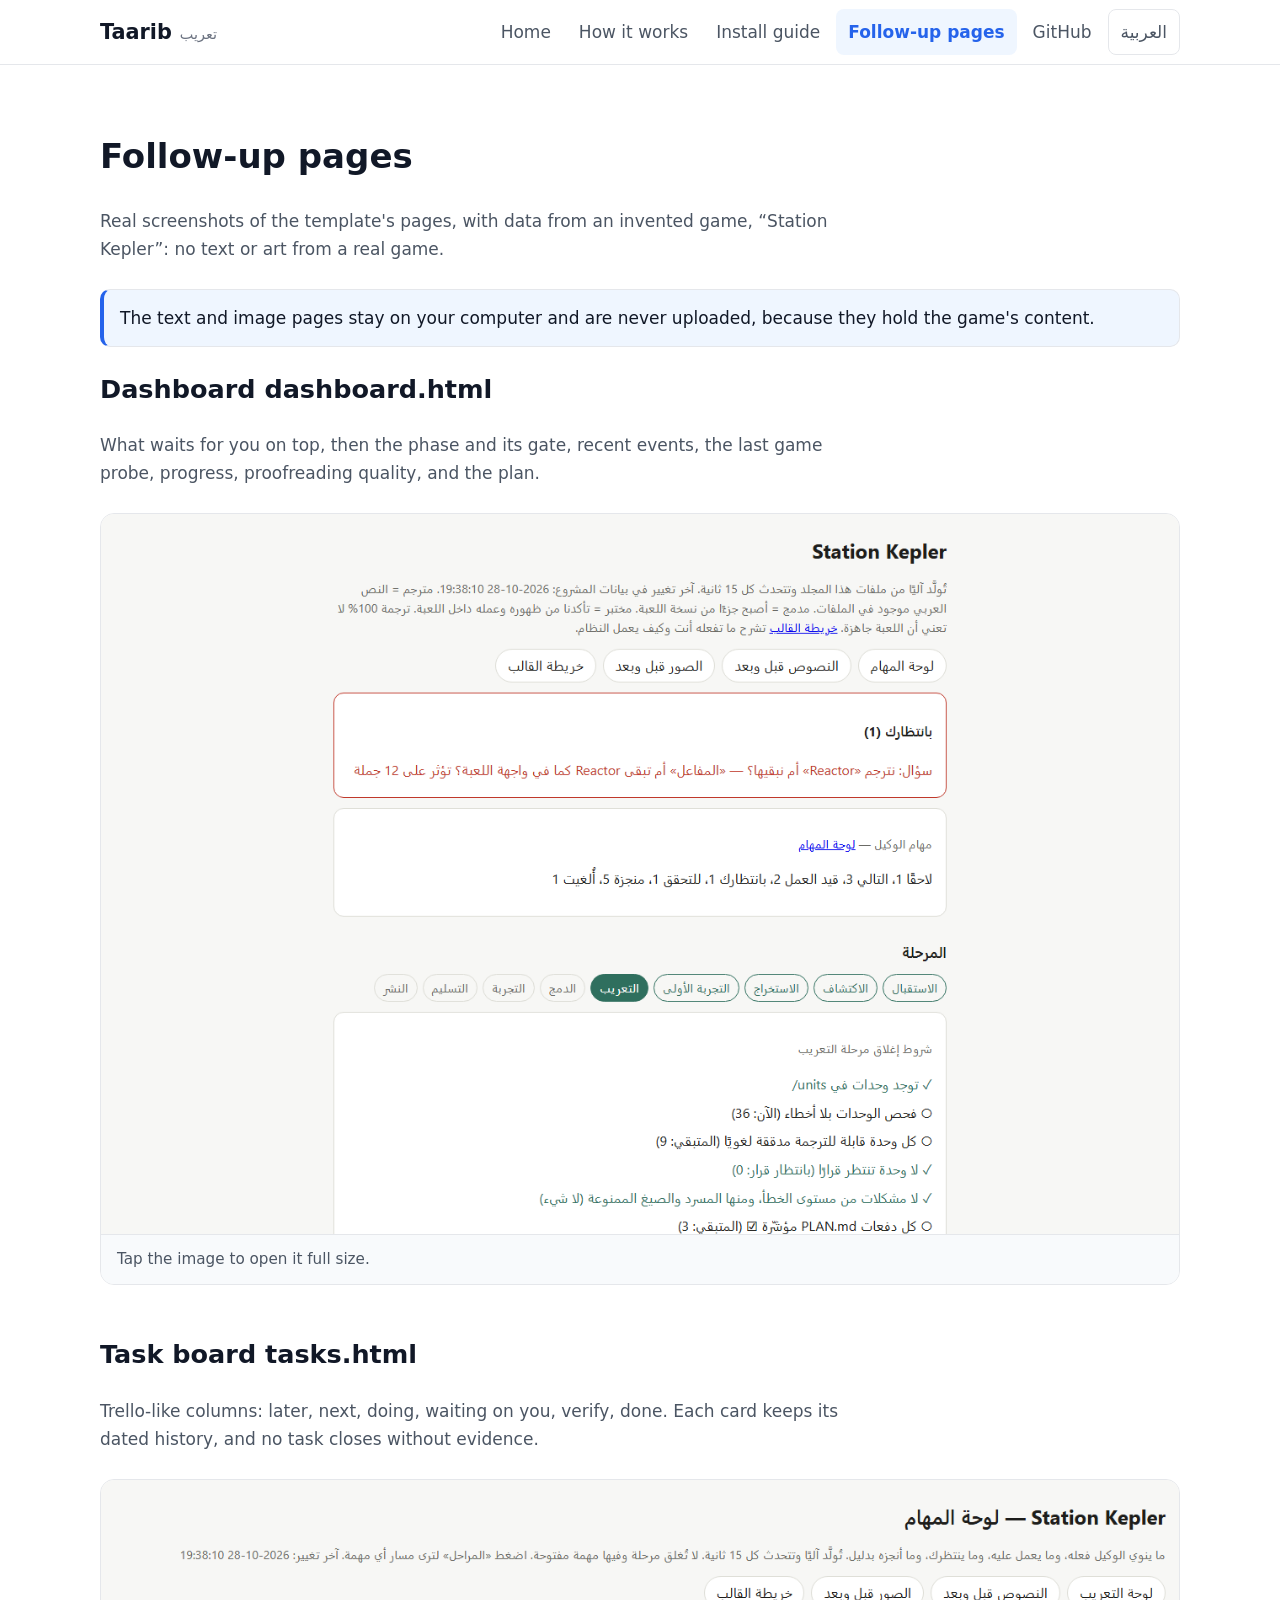
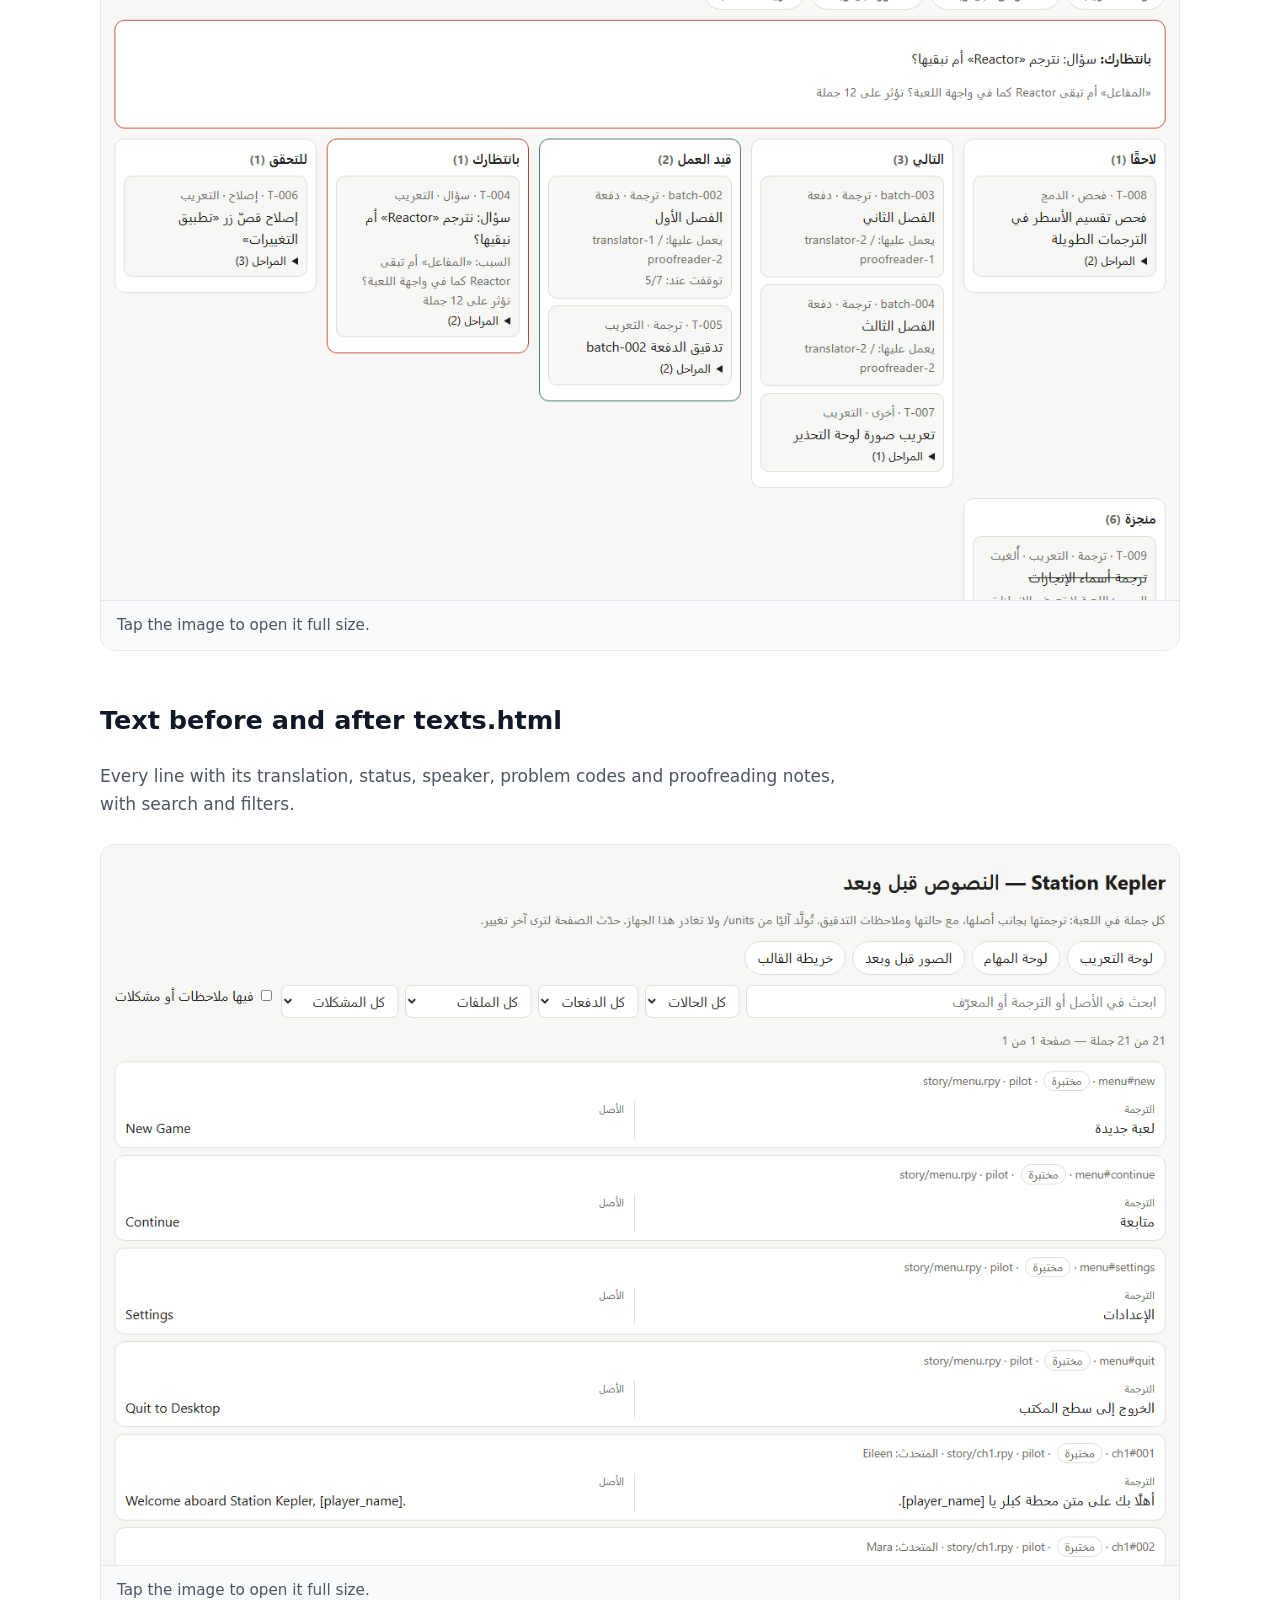
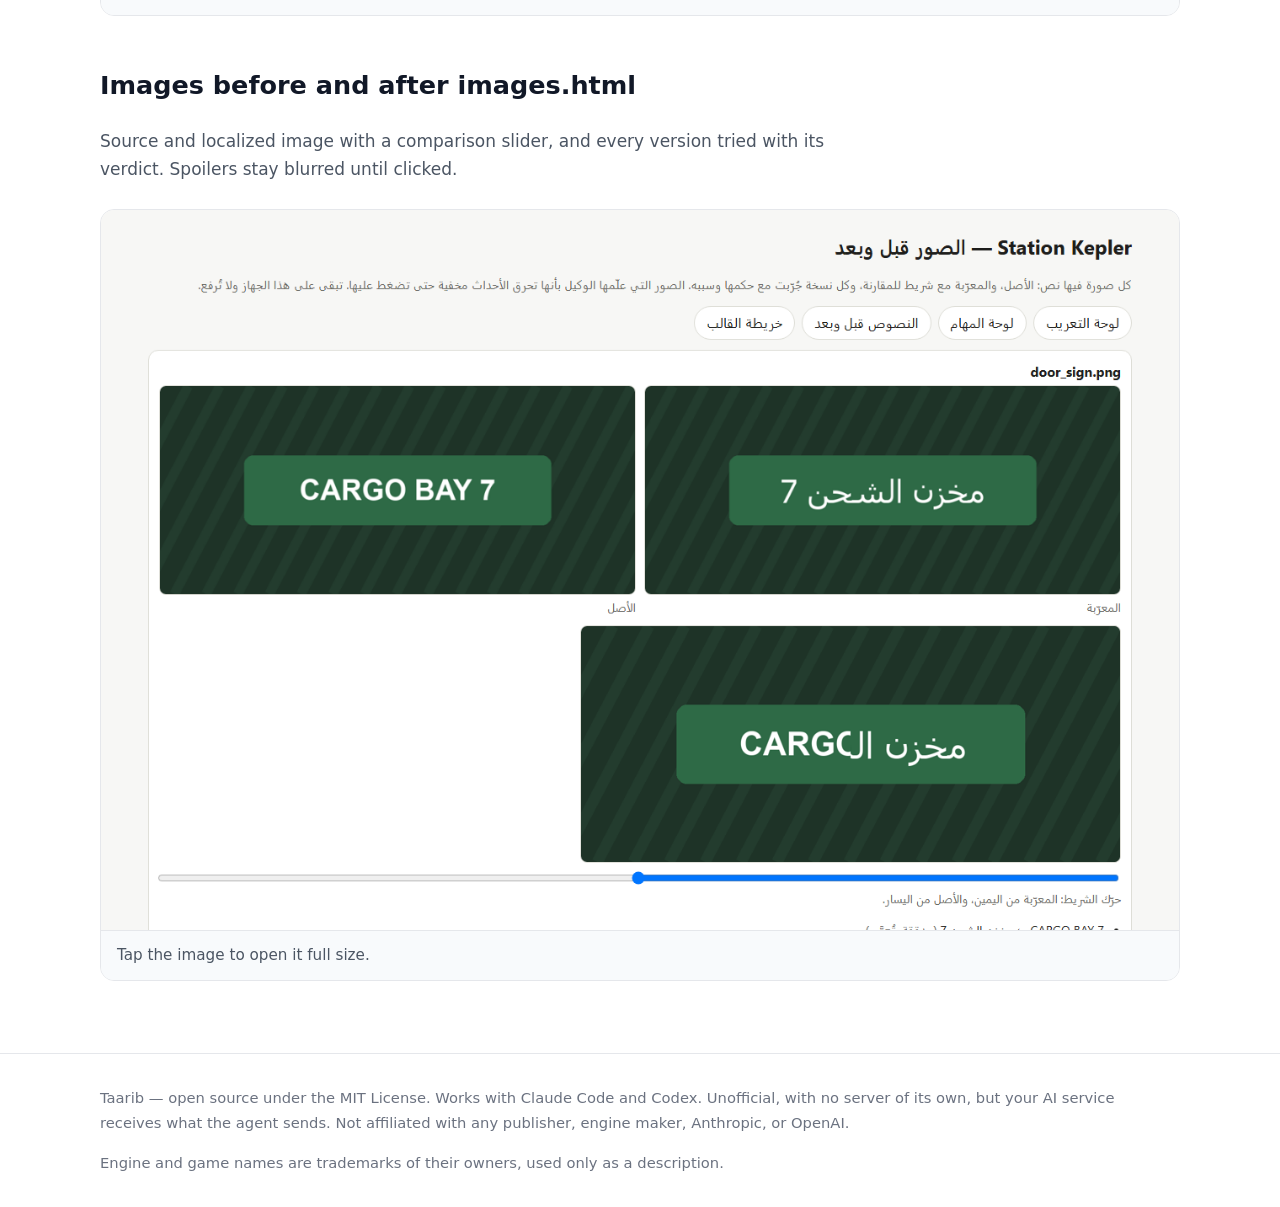
<file: docs/en/showcase.html>
<!doctype html>
<html lang="en" dir="ltr">
<head>
<meta charset="utf-8">
<meta name="viewport" content="width=device-width,initial-scale=1">
<title>Follow-up pages</title>
<meta name="description" content="Real screenshots of the template&#x27;s pages, with data from an invented game, “Station Kepler”: no text or art from a real game.">
<link rel="alternate" hreflang="ar" href="../showcase.html">
<link rel="stylesheet" href="../assets/site.css">
</head>
<body>
<a class="skip" href="#main">Skip to content</a>
<header class="site-head"><div class="wrap">
<a class="brand" href="index.html">Taarib <small>تعريب</small></a>
<nav class="site-nav" aria-label="Sections"><a href="index.html">Home</a><a href="how-it-works.html">How it works</a><a href="install.html">Install guide</a><a href="showcase.html" aria-current="page">Follow-up pages</a><a href="https://github.com/abdallah28r/taarib">GitHub</a><a class="lang" href="../showcase.html" hreflang="ar" lang="ar">العربية</a></nav>
</div></header>
<main id="main">
<div class="wrap" style="padding:40px 20px 24px"><h1>Follow-up pages</h1><p class="sub">Real screenshots of the template's pages, with data from an invented game, “Station Kepler”: no text or art from a real game.</p>
<div class="callout">The text and image pages stay on your computer and are never uploaded, because they hold the game's content.</div><section class="full" id="dashboard"><h2>Dashboard <bdi>dashboard.html</bdi></h2><p class="sub">What waits for you on top, then the phase and its gate, recent events, the last game probe, progress, proofreading quality, and the plan.</p><figure><div class="viewport">
<a href="../assets/screens/dashboard.png"><img src="../assets/screens/dashboard.png" alt="Dashboard dashboard.html" loading="lazy"></a></div>
<figcaption>Tap the image to open it full size.</figcaption></figure></section><section class="full" id="tasks"><h2>Task board <bdi>tasks.html</bdi></h2><p class="sub">Trello-like columns: later, next, doing, waiting on you, verify, done. Each card keeps its dated history, and no task closes without evidence.</p><figure><div class="viewport">
<a href="../assets/screens/tasks.png"><img src="../assets/screens/tasks.png" alt="Task board tasks.html" loading="lazy"></a></div>
<figcaption>Tap the image to open it full size.</figcaption></figure></section><section class="full" id="texts"><h2>Text before and after <bdi>texts.html</bdi></h2><p class="sub">Every line with its translation, status, speaker, problem codes and proofreading notes, with search and filters.</p><figure><div class="viewport">
<a href="../assets/screens/texts.png"><img src="../assets/screens/texts.png" alt="Text before and after texts.html" loading="lazy"></a></div>
<figcaption>Tap the image to open it full size.</figcaption></figure></section><section class="full" id="images"><h2>Images before and after <bdi>images.html</bdi></h2><p class="sub">Source and localized image with a comparison slider, and every version tried with its verdict. Spoilers stay blurred until clicked.</p><figure><div class="viewport">
<a href="../assets/screens/images.png"><img src="../assets/screens/images.png" alt="Images before and after images.html" loading="lazy"></a></div>
<figcaption>Tap the image to open it full size.</figcaption></figure></section></div>
</main>
<footer class="site-foot"><div class="wrap"><span>Taarib — open source under the MIT License. Works with Claude Code and Codex. Unofficial, with no server of its own, but your AI service receives what the agent sends. Not affiliated with any publisher, engine maker, Anthropic, or OpenAI.</span><span>Engine and game names are trademarks of their owners, used only as a description.</span></div></footer>
</body>
</html>
</file>
<file: docs/assets/site.css>
/* taarib site — clean documentation style (direction D). Light and dark themes from tokens. */
:root{--bg:#ffffff;--surface:#f8fafc;--card:#ffffff;--ink:#111827;--muted:#4b5563;--faint:#6b7280;--line:#e5e7eb;
--accent:#2563eb;--accent-ink:#ffffff;--accent-soft:#eff6ff;--ok:#047857;--warn:#b45309;--code:#f3f4f6;
--radius:14px;--font:system-ui,"Segoe UI",Tahoma,sans-serif;--mono:ui-monospace,Consolas,monospace}
@media (prefers-color-scheme:dark){:root:not([data-theme="light"]){--bg:#0b1120;--surface:#0f172a;--card:#111a2e;--ink:#f1f5f9;
--muted:#cbd5e1;--faint:#94a3b8;--line:#1f2a44;--accent:#60a5fa;--accent-ink:#0b1120;--accent-soft:#132240;--ok:#34d399;
--warn:#fbbf24;--code:#0f1a30}}
:root[data-theme="dark"]{--bg:#0b1120;--surface:#0f172a;--card:#111a2e;--ink:#f1f5f9;--muted:#cbd5e1;--faint:#94a3b8;
--line:#1f2a44;--accent:#60a5fa;--accent-ink:#0b1120;--accent-soft:#132240;--ok:#34d399;--warn:#fbbf24;--code:#0f1a30}
*{box-sizing:border-box}html{scroll-behavior:smooth}@media (prefers-reduced-motion:reduce){html{scroll-behavior:auto}}
body{margin:0;background:var(--bg);color:var(--ink);font:17px/1.75 var(--font);-webkit-font-smoothing:antialiased}
[lang="en"] body,body[lang="en"]{line-height:1.65}
a{color:var(--accent)}img{max-width:100%;height:auto}bdi{unicode-bidi:isolate}code{overflow-wrap:anywhere}
:focus-visible{outline:3px solid var(--accent);outline-offset:2px;border-radius:6px}
.wrap{max-width:1120px;margin:0 auto;padding:0 20px}
.skip{position:absolute;inset-inline-start:-999px}.skip:focus{inset-inline-start:16px;top:12px;background:var(--card);padding:8px 12px;z-index:9}

/* header */
.site-head{position:sticky;top:0;z-index:5;background:color-mix(in srgb,var(--bg) 88%,transparent);backdrop-filter:blur(8px);
border-bottom:1px solid var(--line)}
.site-head .wrap{display:flex;align-items:center;gap:20px;min-height:64px;flex-wrap:wrap}
.brand{display:flex;align-items:baseline;gap:8px;font-weight:800;font-size:1.3rem;color:var(--ink);text-decoration:none}
.brand small{font-weight:500;color:var(--faint);font-size:.9rem}
.site-nav{display:flex;gap:4px;flex-wrap:wrap;margin-inline-start:auto}
.site-nav a{color:var(--muted);text-decoration:none;padding:8px 12px;border-radius:8px;min-height:40px;display:inline-flex;align-items:center}
.site-nav a:hover{background:var(--surface);color:var(--ink)}.site-nav a[aria-current="page"]{color:var(--accent);background:var(--accent-soft);font-weight:700}
.lang{border:1px solid var(--line)}
@media (max-width:760px){.site-head{position:static}.site-head .wrap{gap:6px 12px;padding-top:10px;padding-bottom:10px}.site-nav{margin-inline-start:0;width:100%;gap:4px}.site-nav a{padding:6px 10px;white-space:nowrap}}

/* hero */
.hero{text-align:center;padding:72px 0 40px}.hero h1{font-size:clamp(2rem,5vw,3.3rem);line-height:1.3;margin:0 auto 18px;max-width:880px}
.hero .lead{max-width:720px;margin:0 auto;color:var(--muted);font-size:1.12rem}
.cta{display:flex;gap:12px;justify-content:center;flex-wrap:wrap;margin:30px 0 22px}
.btn{display:inline-flex;align-items:center;justify-content:center;gap:8px;min-height:48px;padding:0 24px;border-radius:10px;
font-weight:700;text-decoration:none;border:1px solid transparent;transition:background-color .15s,border-color .15s}
.btn.primary{background:var(--accent);color:var(--accent-ink)}.btn.primary:hover{filter:brightness(1.08)}
.btn.ghost{border-color:var(--line);color:var(--ink)}.btn.ghost:hover{border-color:var(--accent)}
.cmd{direction:ltr;text-align:left;font:15px/1.5 var(--mono);background:var(--code);border:1px solid var(--line);border-radius:10px;
padding:14px 18px;overflow-x:auto;white-space:nowrap;max-width:560px;margin:0 auto}
pre.cmd{white-space:pre;max-width:none;margin:12px 0}

/* sections */
section.block{padding:56px 0;border-top:1px solid var(--line)}section.block>h2{font-size:1.7rem;margin:0 0 6px}
.sub{color:var(--muted);margin:0 0 26px;max-width:760px}
.stats{display:grid;grid-template-columns:repeat(auto-fit,minmax(170px,1fr));gap:1px;background:var(--line);border:1px solid var(--line);border-radius:16px;
overflow:hidden;margin:16px 0 48px}
.stat{padding:22px 18px;text-align:center;background:var(--bg)}
.stat b{display:block;font-size:2.4rem;line-height:1.1;color:var(--accent)}.stat span{color:var(--faint)}
@media (max-width:620px){.stats{grid-template-columns:1fr 1fr}.stat{padding:16px 10px}.stat b{font-size:1.9rem}}
.grid{display:grid;grid-template-columns:repeat(auto-fit,minmax(280px,1fr));gap:18px}
.card{background:var(--card);border:1px solid var(--line);border-radius:var(--radius);padding:22px}
.card h3{margin:0 0 8px;font-size:1.15rem}.card p{margin:0;color:var(--muted)}
.icon{width:40px;height:40px;border-radius:10px;background:var(--accent-soft);color:var(--accent);display:grid;place-items:center;margin-bottom:12px}
.icon svg{width:22px;height:22px}
.runtimes{display:grid;grid-template-columns:repeat(auto-fit,minmax(260px,1fr));gap:18px}

/* engines */
.engines{list-style:none;padding:0;margin:0;display:grid;grid-template-columns:repeat(auto-fill,minmax(176px,1fr));gap:10px}
.engines li{display:flex;align-items:center;gap:12px;padding:12px 14px;border:1px solid var(--line);border-radius:12px;background:var(--card)}
.engines img,.engines .mono{width:30px;height:30px;flex:0 0 30px}
.engines img{filter:none}@media (prefers-color-scheme:dark){:root:not([data-theme="light"]) .engines img{filter:invert(1)}}
:root[data-theme="dark"] .engines img{filter:invert(1)}
.engines .mono{display:grid;place-items:center;border-radius:8px;background:var(--accent-soft);color:var(--accent);font-weight:800;font-size:.72rem;direction:ltr}
.note{font-size:.85rem;color:var(--faint);margin-top:12px}

/* showcase */
.shots{display:grid;grid-template-columns:repeat(auto-fit,minmax(240px,1fr));gap:18px}
.shot{display:block;text-decoration:none;color:inherit;border:1px solid var(--line);border-radius:var(--radius);overflow:hidden;background:var(--card)}
.shot .frame{aspect-ratio:16/11;overflow:hidden;background:var(--surface);border-bottom:1px solid var(--line)}
.shot img{width:100%;display:block}.shot div.txt{padding:14px 16px}.shot h3{margin:0 0 4px;font-size:1.05rem}.shot p{margin:0;color:var(--muted);font-size:.95rem}
.shot:hover{border-color:var(--accent)}
.full{margin:20px 0 48px}.full figure{margin:0;border:1px solid var(--line);border-radius:var(--radius);overflow:hidden}
.full figcaption{padding:12px 16px;color:var(--muted);font-size:.95rem;border-top:1px solid var(--line);background:var(--surface)}
.full .viewport{max-height:720px;overflow:auto}

/* docs pages */
.doc{display:grid;grid-template-columns:240px minmax(0,1fr);gap:40px;padding-top:40px;padding-bottom:64px}.doc>*{min-width:0}
.toc{position:sticky;top:84px;align-self:start;font-size:.95rem}.toc ol{list-style:none;padding:0;margin:0}
.toc a{display:block;padding:6px 10px;border-radius:8px;color:var(--muted);text-decoration:none}.toc a:hover{background:var(--surface);color:var(--ink)}
.toc p{font-weight:700;margin:0 0 8px;color:var(--ink)}
@media (max-width:900px){.doc{grid-template-columns:minmax(0,1fr);gap:20px;padding-top:24px}.toc{position:static}.toc ol{display:flex;flex-wrap:wrap;gap:6px}.toc a{border:1px solid var(--line);border-radius:999px;padding:4px 12px;font-size:.9rem}}
.doc h1{font-size:clamp(1.8rem,4vw,2.5rem);margin:0 0 10px}.doc .lead{color:var(--muted);font-size:1.08rem;margin:0 0 28px}
.doc h2{font-size:1.45rem;margin:40px 0 10px;scroll-margin-top:84px}.doc h3{font-size:1.15rem;margin:28px 0 8px;scroll-margin-top:84px}
.doc figure{margin:16px 0 24px;border:1px solid var(--line);border-radius:12px;overflow:hidden;background:#1b1b1b}
.doc figure img{display:block;margin:0 auto}.doc figcaption{padding:10px 14px;color:var(--muted);background:var(--surface);font-size:.92rem}
.steps{counter-reset:step;list-style:none;padding:0;margin:0}.steps>li{counter-increment:step;position:relative;padding-inline-start:52px;margin:0 0 26px}
.steps>li::before{content:counter(step);position:absolute;inset-inline-start:0;top:0;width:36px;height:36px;border-radius:50%;
background:var(--accent);color:var(--accent-ink);font-weight:800;display:grid;place-items:center}
.callout{border:1px solid var(--line);border-inline-start:4px solid var(--accent);background:var(--accent-soft);border-radius:10px;padding:14px 16px;margin:16px 0}
.callout.soon{border-inline-start-color:var(--warn)}
.tabs{display:flex;gap:8px;flex-wrap:wrap;margin:8px 0 4px}.tabs a{border:1px solid var(--line);border-radius:999px;padding:6px 16px;text-decoration:none;color:var(--ink)}
.tabs a:hover{border-color:var(--accent)}

/* stations */
.station{border:1px solid var(--line);border-radius:var(--radius);background:var(--card);padding:22px;scroll-margin-top:84px}
.station header{display:flex;gap:14px;align-items:center;margin-bottom:12px}
.station .num{width:44px;height:44px;flex:0 0 44px;border-radius:12px;background:var(--accent);color:var(--accent-ink);font-weight:800;
font-size:1.2rem;display:grid;place-items:center}.station h2{margin:0;font-size:1.3rem}
.station .who{color:var(--faint);font-size:.95rem;margin:0}
.io{display:grid;grid-template-columns:1fr auto 1fr;gap:10px;align-items:center;background:var(--surface);border-radius:10px;padding:12px 14px;margin:8px 0 16px}
.io b{display:block;font-size:.8rem;color:var(--faint);font-weight:500}.io .arrow{color:var(--faint)}
@media (max-width:640px){.io{grid-template-columns:1fr}.io .arrow{display:none}}
.cols{display:grid;grid-template-columns:1fr 1fr;gap:18px}@media (max-width:760px){.cols{grid-template-columns:1fr}}
.cols h3{font-size:1rem;margin:0 0 6px}.cols ul{margin:0;padding-inline-start:20px;color:var(--muted)}
.gate{margin:12px 0 28px;border:1px dashed var(--accent);border-radius:var(--radius);padding:14px 18px;background:var(--accent-soft)}
.gate h3{margin:0 0 6px;font-size:1rem;color:var(--accent)}.gate ul{margin:0;padding:0;list-style:none}
.gate li{padding:3px 0}.gate li::before{content:"✓";color:var(--ok);font-weight:800;margin-inline-end:8px}

footer.site-foot{border-top:1px solid var(--line);padding:32px 0;color:var(--faint);font-size:.92rem}
footer.site-foot .wrap{display:flex;gap:16px;justify-content:space-between;flex-wrap:wrap}

@media (max-width:620px){.hero{padding:36px 0 24px}.cta .btn{width:100%}.cmd{white-space:normal;word-break:break-all}
pre.cmd{white-space:pre-wrap}section.block{padding:40px 0}.card{padding:18px}.station{padding:16px}
.steps>li{padding-inline-start:44px}.steps>li::before{width:32px;height:32px}.steps figure{margin-inline-start:-44px}.full .viewport{max-height:520px}}
</file>
